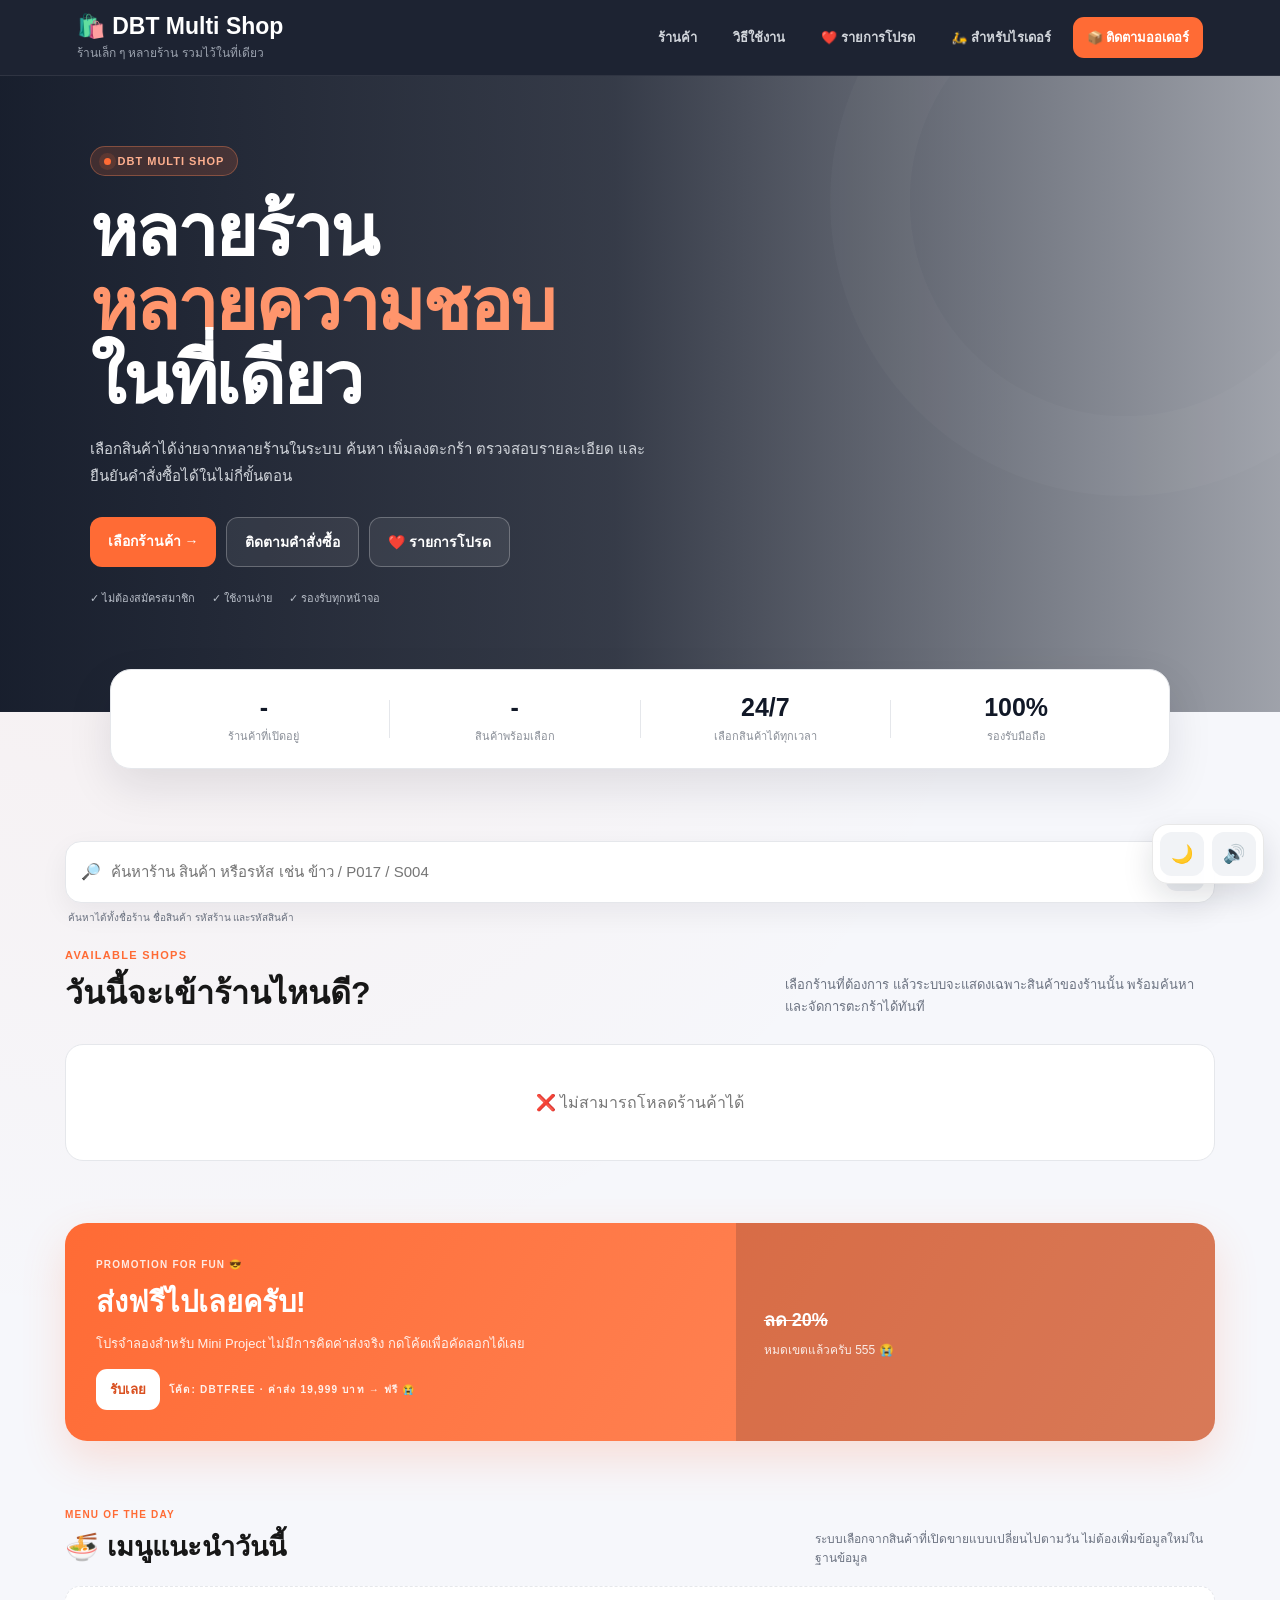
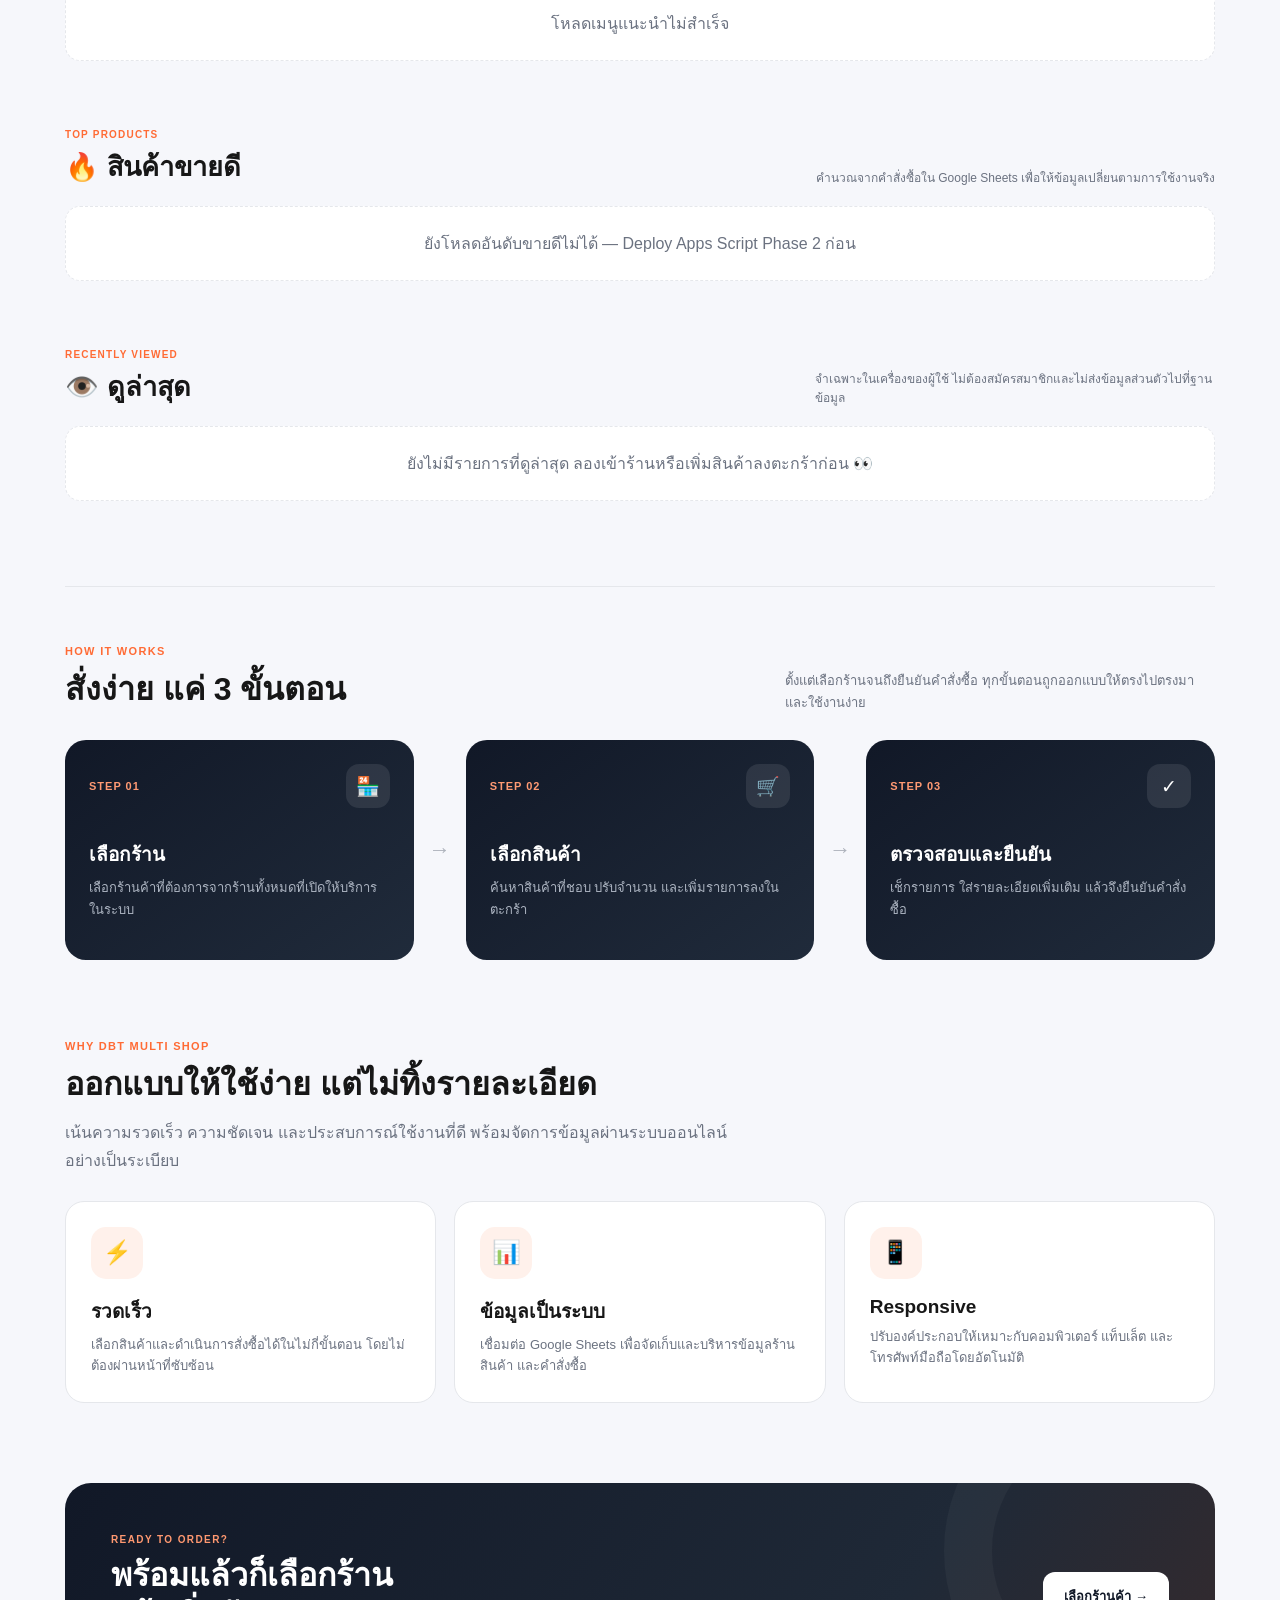
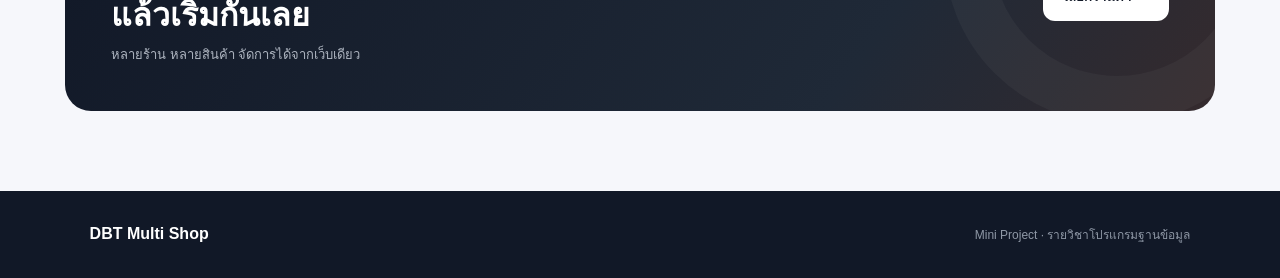
<file: index.html>
<!DOCTYPE html>
<html lang="th">
<head>
<meta charset="UTF-8">
<meta name="viewport" content="width=device-width, initial-scale=1.0">
<meta name="theme-color" content="#111827">
<title>DBT Multi Shop</title>
<link rel="manifest" href="manifest.webmanifest">
<link rel="apple-touch-icon" href="icon-192.png">
<link rel="stylesheet" href="theme.css">
<style id="dbtEmbeddedTheme">
/* =========================================================
   DBT MULTI SHOP V2 - SHARED THEME / ACCESSIBILITY / MOTION
   ========================================================= */

:root {
  color-scheme: light;
  --ui-bg: #f6f7fb;
  --ui-surface: #ffffff;
  --ui-surface-2: #f7f8fa;
  --ui-text: #171717;
  --ui-muted: #6b7280;
  --ui-line: #e5e7eb;
  --ui-dark: #111827;
  --ui-orange: #ff6b35;
  --ui-shadow: 0 12px 32px rgba(17,24,39,.08);
}

html[data-theme="dark"] {
  color-scheme: dark;
  --ui-bg: #0d1117;
  --ui-surface: #151b24;
  --ui-surface-2: #1b2330;
  --ui-text: #f3f4f6;
  --ui-muted: #a5adba;
  --ui-line: #2b3441;
  --ui-dark: #0b0f15;
  --ui-orange: #ff7a45;
  --ui-shadow: 0 12px 32px rgba(0,0,0,.28);
}

html[data-theme="dark"] body {
  background: radial-gradient(circle at 10% 12%, rgba(255,107,53,.07), transparent 28%), var(--ui-bg) !important;
  color: var(--ui-text) !important;
}

html[data-theme="dark"] .account-card,
html[data-theme="dark"] .summary-card,
html[data-theme="dark"] .order,
html[data-theme="dark"] .shop-card,
html[data-theme="dark"] .feature-card,
html[data-theme="dark"] .quick-stats,
html[data-theme="dark"] .toolbar,
html[data-theme="dark"] .product-card,
html[data-theme="dark"] .cart-panel,
html[data-theme="dark"] .cart-footer,
html[data-theme="dark"] .confirm-card,
html[data-theme="dark"] .success-card,
html[data-theme="dark"] .admin-bar,
html[data-theme="dark"] .product,
html[data-theme="dark"] .modal-box,
html[data-theme="dark"] .stat-card,
html[data-theme="dark"] .loading,
html[data-theme="dark"] .message {
  background: var(--ui-surface) !important;
  color: var(--ui-text) !important;
  border-color: var(--ui-line) !important;
}

html[data-theme="dark"] .search-user,
html[data-theme="dark"] .checkout-form,
html[data-theme="dark"] .image-manager,
html[data-theme="dark"] .order-note,
html[data-theme="dark"] .success-data {
  background: var(--ui-surface-2) !important;
  color: var(--ui-text) !important;
  border-color: var(--ui-line) !important;
}

html[data-theme="dark"] input,
html[data-theme="dark"] textarea,
html[data-theme="dark"] select {
  background: #101720 !important;
  color: var(--ui-text) !important;
  border-color: var(--ui-line) !important;
}

html[data-theme="dark"] .search-box input,
html[data-theme="dark"] .clear-search,
html[data-theme="dark"] .close-button,
html[data-theme="dark"] .confirm-close,
html[data-theme="dark"] .close,
html[data-theme="dark"] .quantity-row button,
html[data-theme="dark"] .remove-image-btn,
html[data-theme="dark"] .cancel {
  background: #222b38 !important;
  color: #f3f4f6 !important;
}

html[data-theme="dark"] .summary-card.highlight,
html[data-theme="dark"] .stat-card.orange {
  background: #2b201c !important;
  border-color: #57311f !important;
}

html[data-theme="dark"] .order-id {
  background: #222b38 !important;
  color: #c6ced9 !important;
}

html[data-theme="dark"] .section-note,
html[data-theme="dark"] .feature-card p,
html[data-theme="dark"] .feature-intro span,
html[data-theme="dark"] .product-count,
html[data-theme="dark"] .meta,
html[data-theme="dark"] .message,
html[data-theme="dark"] .order-meta,
html[data-theme="dark"] .order-date,
html[data-theme="dark"] .account-title span {
  color: var(--ui-muted) !important;
}

/* Small floating controls: clear enough for older users, still compact */
.dbt-ui-tools {
  position: fixed;
  right: 16px;
  bottom: 16px;
  z-index: 1500;
  display: flex;
  gap: 8px;
  padding: 7px;
  border: 1px solid rgba(127,127,127,.18);
  border-radius: 16px;
  background: rgba(255,255,255,.92);
  box-shadow: 0 12px 30px rgba(17,24,39,.13);
  backdrop-filter: blur(12px);
}

html[data-theme="dark"] .dbt-ui-tools {
  background: rgba(21,27,36,.94);
  border-color: rgba(255,255,255,.10);
}

.dbt-ui-tool {
  width: 44px;
  height: 44px;
  border: none;
  border-radius: 12px;
  background: #f1f3f6;
  color: #111827;
  cursor: pointer;
  font-size: 18px;
  display: inline-flex;
  align-items: center;
  justify-content: center;
  transition: transform .18s ease, background .18s ease;
}

html[data-theme="dark"] .dbt-ui-tool {
  background: #222b38;
  color: #f3f4f6;
}

.dbt-ui-tool:hover { transform: translateY(-2px); }
.dbt-ui-tool:focus-visible {
  outline: 3px solid rgba(255,107,53,.28);
  outline-offset: 2px;
}

/* Shared toast */
.dbt-toast {
  position: fixed;
  left: 50%;
  bottom: -90px;
  transform: translateX(-50%);
  z-index: 1800;
  max-width: min(420px, calc(100% - 28px));
  padding: 12px 17px;
  border-radius: 14px;
  background: #111827;
  color: #fff;
  font-size: 12px;
  line-height: 1.45;
  box-shadow: 0 12px 34px rgba(0,0,0,.22);
  opacity: 0;
  transition: bottom .28s ease, opacity .28s ease;
  text-align: center;
}

.dbt-toast.show {
  bottom: 76px;
  opacity: 1;
}

.dbt-toast.success { background: #166534; }
.dbt-toast.error { background: #991b1b; }

/* Favorite control foundation */
.dbt-favorite-btn {
  border: none;
  width: 40px;
  height: 40px;
  border-radius: 50%;
  display: inline-flex;
  align-items: center;
  justify-content: center;
  cursor: pointer;
  background: rgba(255,255,255,.94);
  color: #6b7280;
  box-shadow: 0 5px 16px rgba(0,0,0,.12);
  font-size: 19px;
  transition: transform .18s ease, color .18s ease;
}

.dbt-favorite-btn:hover { transform: scale(1.06); }
.dbt-favorite-btn.active { color: #ef4444; }

/* Generic loading skeleton utility */
.dbt-skeleton {
  position: relative;
  overflow: hidden;
  background: #e9edf2;
  border-radius: 10px;
  color: transparent !important;
}

html[data-theme="dark"] .dbt-skeleton { background: #222b38; }

.dbt-skeleton::after {
  content: "";
  position: absolute;
  inset: 0;
  transform: translateX(-100%);
  background: linear-gradient(90deg, transparent, rgba(255,255,255,.65), transparent);
  animation: dbtShimmer 1.2s infinite;
}

@keyframes dbtShimmer {
  to { transform: translateX(100%); }
}

@keyframes dbtSoftIn {
  from { opacity: 0; transform: translateY(8px); }
  to { opacity: 1; transform: none; }
}

.dbt-animate-in { animation: dbtSoftIn .28s ease both; }

@media (prefers-reduced-motion: reduce) {
  *, *::before, *::after {
    scroll-behavior: auto !important;
    animation-duration: .001ms !important;
    animation-iteration-count: 1 !important;
    transition-duration: .001ms !important;
  }
}

@media (max-width: 650px) {
  .dbt-ui-tools {
    right: 12px;
    bottom: 12px;
  }
  .dbt-ui-tool {
    width: 42px;
    height: 42px;
  }
  .dbt-toast.show { bottom: 68px; }
}


/* =========================================================
   V2 PHASE 2 - HIGHLIGHT SECTIONS
   ========================================================= */
.v2-section {
  margin-top: 68px;
}

.v2-section-head {
  display: flex;
  justify-content: space-between;
  align-items: end;
  gap: 20px;
  margin-bottom: 18px;
}

.v2-section-head small {
  display: block;
  color: var(--ui-orange);
  font-size: 10px;
  font-weight: 800;
  letter-spacing: 1.2px;
  margin-bottom: 5px;
}

.v2-section-head h2 {
  font-size: 27px;
}

.v2-section-head p {
  max-width: 400px;
  color: var(--ui-muted);
  font-size: 12px;
  line-height: 1.6;
}

.v2-mini-grid {
  display: grid;
  grid-template-columns: repeat(4, minmax(0,1fr));
  gap: 14px;
}

.v2-mini-card {
  position: relative;
  overflow: hidden;
  background: var(--ui-surface);
  color: var(--ui-text);
  border: 1px solid var(--ui-line);
  border-radius: 16px;
  box-shadow: var(--ui-shadow);
  min-width: 0;
}

.v2-mini-card img {
  width: 100%;
  aspect-ratio: 1/1;
  object-fit: cover;
  display: block;
  background: #e9edf2;
}

.v2-mini-body {
  padding: 13px;
}

.v2-mini-body strong {
  display: block;
  font-size: 14px;
  line-height: 1.35;
}

.v2-mini-body span {
  display: block;
  color: var(--ui-muted);
  font-size: 11px;
  margin-top: 5px;
}

.v2-mini-link {
  text-decoration: none;
  color: inherit;
}

.v2-badge {
  position: absolute;
  top: 9px;
  left: 9px;
  z-index: 2;
  padding: 6px 9px;
  border-radius: 30px;
  background: #111827;
  color: white;
  font-size: 9px;
  font-weight: 800;
  box-shadow: 0 5px 14px rgba(0,0,0,.14);
}

.v2-badge.hot { background: #dc2626; }
.v2-badge.today { background: #ff6b35; }

.v2-promo {
  margin-top: 62px;
  border-radius: 22px;
  overflow: hidden;
  display: grid;
  grid-template-columns: 1.4fr 1fr;
  background: linear-gradient(120deg,#ff6b35,#ff8d61);
  color: white;
  box-shadow: 0 18px 44px rgba(255,107,53,.18);
}

.v2-promo-main {
  padding: 31px;
}

.v2-promo-main small {
  font-size: 10px;
  font-weight: 800;
  letter-spacing: 1.2px;
  opacity: .85;
}

.v2-promo-main h2 {
  margin-top: 7px;
  font-size: 29px;
}

.v2-promo-code {
  display: inline-flex;
  margin-top: 15px;
  padding: 10px 14px;
  border-radius: 11px;
  background: white;
  color: #d94f1f;
  font-weight: 900;
  letter-spacing: 1px;
  cursor: pointer;
}

.v2-expired {
  padding: 28px;
  display: flex;
  flex-direction: column;
  justify-content: center;
  background: rgba(17,24,39,.16);
}

.v2-expired strong {
  font-size: 18px;
  text-decoration: line-through;
}

.v2-expired span {
  margin-top: 6px;
  font-size: 12px;
  opacity: .86;
}

.v2-empty {
  grid-column: 1/-1;
  padding: 24px;
  border: 1px dashed var(--ui-line);
  border-radius: 15px;
  color: var(--ui-muted);
  text-align: center;
  background: var(--ui-surface);
}

.product-highlight-row {
  display: flex;
  gap: 5px;
  flex-wrap: wrap;
  margin-bottom: 8px;
}

.product-highlight-tag {
  display: inline-block;
  padding: 4px 7px;
  border-radius: 30px;
  font-size: 9px;
  font-weight: 800;
  background: #fff1eb;
  color: #d94f1f;
}

html[data-theme="dark"] .product-highlight-tag {
  background: #332219;
  color: #ff9b73;
}

@media(max-width:800px){
  .v2-mini-grid{grid-template-columns:repeat(2,minmax(0,1fr))}
}

@media(max-width:600px){
  .v2-section{margin-top:48px}
  .v2-section-head{flex-direction:column;align-items:flex-start}
  .v2-section-head h2{font-size:24px}
  .v2-mini-grid{grid-template-columns:repeat(2,minmax(0,1fr));gap:10px}
  .v2-mini-body{padding:10px}
  .v2-promo{grid-template-columns:1fr}
  .v2-promo-main,.v2-expired{padding:23px}
  .v2-promo-main h2{font-size:24px}
}


/* =========================================================
   V2 COUPON / SHIPPING PLAYGROUND
   ========================================================= */

.coupon-panel {
  margin-top: 18px;
  padding: 15px;
  border: 1px solid var(--ui-line);
  border-radius: 15px;
  background: var(--ui-surface-2);
}

.coupon-panel-title {
  display: flex;
  align-items: center;
  justify-content: space-between;
  gap: 12px;
  margin-bottom: 11px;
}

.coupon-panel-title strong {
  font-size: 13px;
}

.coupon-panel-title span {
  color: var(--ui-muted);
  font-size: 10px;
}

.coupon-input-row {
  display: grid;
  grid-template-columns: 1fr auto;
  gap: 8px;
}

.coupon-input-row input {
  width: 100%;
  height: 44px;
  border: 1px solid #d9dde4;
  border-radius: 10px;
  padding: 0 12px;
  outline: none;
  background: var(--ui-surface);
  color: var(--ui-text);
}

.coupon-input-row button {
  border: none;
  border-radius: 10px;
  padding: 0 15px;
  background: var(--ui-dark);
  color: white;
  font-weight: 800;
  cursor: pointer;
}

.active-coupon {
  margin-top: 11px;
  display: none;
  align-items: center;
  justify-content: space-between;
  gap: 10px;
  padding: 10px 11px;
  border-radius: 11px;
  background: #dcfce7;
  color: #166534;
  font-size: 11px;
  font-weight: 700;
}

.active-coupon.show {
  display: flex;
}

.active-coupon button {
  border: none;
  background: transparent;
  color: #166534;
  font-weight: 800;
  cursor: pointer;
}

html[data-theme="dark"] .active-coupon {
  background: #173322;
  color: #86efac;
}

.checkout-breakdown {
  margin-top: 16px;
  border-top: 1px solid var(--ui-line);
  padding-top: 13px;
  display: grid;
  gap: 9px;
}

.checkout-breakdown-line {
  display: flex;
  justify-content: space-between;
  gap: 15px;
  font-size: 12px;
  color: var(--ui-muted);
}

.checkout-breakdown-line strong {
  color: var(--ui-text);
}

.checkout-breakdown-line.discount strong {
  color: #16a34a;
}

.checkout-breakdown-line.shipping strong {
  color: #dc2626;
}

.checkout-final {
  margin-top: 4px;
  padding-top: 10px;
  border-top: 1px dashed var(--ui-line);
  display: flex;
  justify-content: space-between;
  align-items: center;
  font-size: 14px;
  font-weight: 800;
}

.checkout-final strong {
  color: var(--ui-orange);
  font-size: 24px;
}

.promo-claim {
  display: flex;
  gap: 9px;
  align-items: center;
  flex-wrap: wrap;
  margin-top: 15px;
}

.promo-claim button {
  border: none;
  border-radius: 11px;
  padding: 10px 14px;
  background: white;
  color: #d94f1f;
  font-weight: 900;
  cursor: pointer;
}

.promo-claim small {
  font-size: 10px;
  opacity: .9;
}

@media(max-width:600px){
  .coupon-input-row {
    grid-template-columns: 1fr;
  }
  .coupon-input-row button {
    min-height: 44px;
  }
}

</style>

<style>
*{box-sizing:border-box;margin:0;padding:0}
:root{--dark:#111827;--dark2:#1f2937;--orange:#ff6b35;--soft:#fff1eb;--muted:#6b7280;--line:#e5e7eb;--bg:#f6f7fb}
html{scroll-behavior:smooth}
body{font-family:Arial,"Noto Sans Thai",sans-serif;background:radial-gradient(circle at 10% 12%,rgba(255,107,53,.06),transparent 28%),var(--bg);color:#171717}
header{position:sticky;top:0;z-index:100;min-height:72px;padding:13px 6%;display:flex;justify-content:space-between;align-items:center;gap:20px;background:rgba(17,24,39,.95);backdrop-filter:blur(14px);border-bottom:1px solid rgba(255,255,255,.08);color:white}
.brand{user-select:none}.brand h1{font-size:23px}.brand p{color:#9ca3af;font-size:12px;margin-top:3px}
.header-actions{display:flex;align-items:center;gap:8px}.nav-link,.account-button{text-decoration:none;padding:10px 14px;border-radius:11px;font-size:13px;font-weight:700;transition:.2s}.nav-link{color:#d1d5db}.nav-link:hover{color:white;background:rgba(255,255,255,.08)}.account-button{color:white;background:var(--orange)}
.hero{min-height:520px;display:flex;align-items:center;position:relative;overflow:hidden;padding:70px 7% 105px;color:white;background:linear-gradient(90deg,rgba(17,24,39,.97),rgba(17,24,39,.84) 48%,rgba(17,24,39,.38)),url("https://images.unsplash.com/photo-1556740749-887f6717d7e4?auto=format&fit=crop&w=1800&q=85");background-size:cover;background-position:center}
.hero:after{content:"";position:absolute;width:430px;height:430px;border:80px solid rgba(255,255,255,.025);border-radius:50%;right:-140px;top:-170px}
.hero-content{position:relative;z-index:2;max-width:720px}.hero-tag{display:inline-flex;align-items:center;gap:7px;padding:8px 13px;border-radius:30px;background:rgba(255,107,53,.16);border:1px solid rgba(255,137,91,.35);color:#ffb08f;font-size:11px;font-weight:800;letter-spacing:1px;margin-bottom:18px}.hero-tag:before{content:"";width:7px;height:7px;border-radius:50%;background:var(--orange);box-shadow:0 0 0 5px rgba(255,107,53,.14)}
.hero h2{font-size:clamp(44px,6vw,72px);line-height:1.03;letter-spacing:-2px}.hero h2 span{color:#ff956c}.hero-description{max-width:580px;margin-top:20px;color:#d1d5db;font-size:15px;line-height:1.75}
.hero-actions{display:flex;flex-wrap:wrap;gap:10px;margin-top:28px}.hero-actions a{text-decoration:none;padding:13px 18px;border-radius:12px;font-size:14px;font-weight:800;transition:.2s}.hero-primary{background:var(--orange);color:white}.hero-secondary{color:white;border:1px solid rgba(255,255,255,.25);background:rgba(255,255,255,.07)}.hero-actions a:hover{transform:translateY(-2px)}
.hero-trust{display:flex;flex-wrap:wrap;gap:17px;margin-top:22px;color:#b8bec8;font-size:11px}
.quick-stats{width:min(1060px,90%);margin:-43px auto 0;position:relative;z-index:10;background:white;border:1px solid var(--line);border-radius:21px;display:grid;grid-template-columns:1fr auto 1fr auto 1fr auto 1fr;align-items:center;padding:23px 28px;box-shadow:0 18px 45px rgba(17,24,39,.10)}
.stat{text-align:center}.stat strong{display:block;font-size:25px;color:var(--dark)}.stat span{display:block;margin-top:5px;color:#8a8f98;font-size:11px}.divider{width:1px;height:38px;background:var(--line)}
.container{width:min(1150px,92%);margin:72px auto 80px}.section-head,.how-head{display:flex;justify-content:space-between;align-items:end;gap:28px;margin-bottom:26px}.eyebrow{color:var(--orange);font-size:11px;font-weight:800;letter-spacing:1.3px}.section-head h2,.how-head h2,.features h2{font-size:32px;margin-top:6px}.section-note,.how-head>span{max-width:430px;color:var(--muted);font-size:13px;line-height:1.7}
.shop-grid{display:grid;grid-template-columns:repeat(3,1fr);gap:22px}.shop-card{background:white;border:1px solid var(--line);border-radius:21px;overflow:hidden;box-shadow:0 8px 24px rgba(17,24,39,.045);transition:.25s}.shop-card:hover{transform:translateY(-7px);box-shadow:0 20px 42px rgba(17,24,39,.11)}
.shop-photo{width:100%;aspect-ratio:1/.82;overflow:hidden;background:#eee}.shop-photo img{width:100%;height:100%;object-fit:cover;display:block;transition:.45s}.shop-card:hover img{transform:scale(1.035)}.shop-content{padding:19px}.shop-content p{font-size:10px;color:#9ca3af;font-weight:800;letter-spacing:1px;margin-bottom:6px}.shop-content h3{font-size:21px;margin-bottom:16px}.shop-button{display:flex;justify-content:space-between;width:100%;text-decoration:none;background:var(--dark);color:white;padding:12px 14px;border-radius:11px;font-weight:800;font-size:13px;transition:.2s}.shop-button:hover{background:var(--orange)}
.loading{grid-column:1/-1;text-align:center;background:white;padding:45px;border:1px solid var(--line);border-radius:18px;color:#777}
.how{margin-top:85px;padding-top:58px;border-top:1px solid var(--line)}.steps{display:grid;grid-template-columns:1fr auto 1fr auto 1fr;align-items:center;gap:15px}.step{min-height:220px;padding:24px;border-radius:21px;background:linear-gradient(145deg,var(--dark),#202b3b);color:white;transition:.25s}.step:hover{transform:translateY(-5px)}.step-top{display:flex;justify-content:space-between;align-items:center}.step-no{color:#ff9a73;font-size:11px;font-weight:800;letter-spacing:1px}.step-icon{width:44px;height:44px;border-radius:13px;display:flex;align-items:center;justify-content:center;background:rgba(255,255,255,.09);font-size:19px}.step h3{margin-top:31px;margin-bottom:8px;font-size:19px}.step p{color:#adb5c2;font-size:13px;line-height:1.65}.arrow{font-size:22px;color:#aeb3bc}
.features{margin-top:80px}.feature-intro{max-width:680px;margin-bottom:27px}.feature-intro span{display:block;color:var(--muted);margin-top:10px;line-height:1.7}.feature-grid{display:grid;grid-template-columns:repeat(3,1fr);gap:18px}.feature-card{background:white;border:1px solid var(--line);border-radius:19px;padding:25px;transition:.25s}.feature-card:hover{transform:translateY(-5px);box-shadow:0 16px 36px rgba(17,24,39,.08)}.feature-icon{width:52px;height:52px;display:flex;align-items:center;justify-content:center;background:var(--soft);border-radius:15px;font-size:23px;margin-bottom:17px}.feature-card h3{font-size:19px;margin-bottom:8px}.feature-card p{color:var(--muted);font-size:13px;line-height:1.65}
.cta{position:relative;overflow:hidden;margin-top:80px;padding:46px;border-radius:26px;background:linear-gradient(125deg,#111827,#1f2937 70%,#4b2c24 130%);color:white;display:flex;justify-content:space-between;align-items:center;gap:30px}.cta:after{content:"";position:absolute;width:250px;height:250px;border:48px solid rgba(255,255,255,.035);border-radius:50%;right:-75px;top:-105px}.cta span{color:#ff9870;font-size:10px;font-weight:800;letter-spacing:1.4px}.cta h2{font-size:32px;line-height:1.25;margin-top:8px}.cta p{color:#aeb5c0;margin-top:9px;font-size:13px}.cta a{position:relative;z-index:2;flex-shrink:0;text-decoration:none;color:var(--dark);background:white;padding:14px 21px;border-radius:12px;font-weight:800;font-size:13px}
footer{background:var(--dark);color:white;padding:34px 7%;display:flex;justify-content:space-between;gap:20px}footer span{color:#8f98a6;font-size:12px}
@media(max-width:850px){.shop-grid{grid-template-columns:repeat(2,1fr)}.steps{grid-template-columns:1fr}.arrow{transform:rotate(90deg);text-align:center}.nav-link{display:none}}
@media(max-width:600px){header{padding:13px 14px}.brand h1{font-size:18px}.brand p{display:none}.account-button{font-size:12px;padding:9px 11px}.hero{min-height:510px;padding:55px 18px 90px;background-position:62% center}.hero h2{font-size:43px;letter-spacing:-1.3px}.hero-actions{flex-direction:column}.hero-actions a{text-align:center}.quick-stats{width:calc(100% - 28px);margin-top:-44px;grid-template-columns:1fr 1fr;gap:21px 8px;padding:20px 14px}.divider{display:none}.container{width:calc(100% - 28px);margin-top:58px}.section-head,.how-head{flex-direction:column;align-items:flex-start}.section-head h2,.how-head h2,.features h2{font-size:26px}.shop-grid,.feature-grid{grid-template-columns:1fr}.shop-photo{aspect-ratio:1/.72}.how{margin-top:55px;padding-top:42px}.step{min-height:auto}.features{margin-top:60px}.cta{margin-top:58px;padding:31px 23px;flex-direction:column;align-items:flex-start}.cta h2{font-size:26px}.cta a{width:100%;text-align:center}footer{flex-direction:column;padding:28px 18px}}

.shop-card{position:relative}
.shop-fav{
position:absolute;top:12px;right:12px;z-index:3
}


.smart-search-wrap{margin-bottom:24px}
.smart-search-box{
display:grid;grid-template-columns:auto 1fr auto;align-items:center;gap:10px;background:white;
border:1px solid var(--line);border-radius:16px;padding:9px 10px 9px 15px;
box-shadow:0 10px 28px rgba(17,24,39,.06)
}
.smart-search-box input{
width:100%;height:42px;border:none;outline:none;background:transparent;font-size:15px;color:inherit
}
.smart-search-box button{
width:38px;height:38px;border:none;border-radius:10px;background:#eef0f3;cursor:pointer
}
.smart-search-hint{font-size:10px;color:var(--muted);margin:7px 3px 0}
.smart-search-results{
display:none;margin-top:10px;background:white;border:1px solid var(--line);border-radius:16px;
padding:8px;box-shadow:0 16px 38px rgba(17,24,39,.10)
}
.smart-search-results.show{display:grid;gap:5px}
.smart-result{
display:grid;grid-template-columns:54px 1fr auto;gap:11px;align-items:center;padding:8px;
border-radius:11px;text-decoration:none;color:inherit
}
.smart-result:hover{background:#f6f7f9}
.smart-result img{width:54px;height:54px;border-radius:10px;object-fit:cover;background:#eee}
.smart-result strong{display:block;font-size:13px}
.smart-result span{display:block;color:var(--muted);font-size:10px;margin-top:4px}
.smart-result-go{font-size:11px;font-weight:800;color:var(--orange)}
html[data-theme="dark"] .smart-search-box,
html[data-theme="dark"] .smart-search-results{
background:var(--ui-surface)!important;border-color:var(--ui-line)!important
}
html[data-theme="dark"] .smart-search-box button{background:#222b38!important;color:white!important}
html[data-theme="dark"] .smart-result:hover{background:#1b2330}
@media(max-width:600px){
.smart-result{grid-template-columns:46px 1fr}
.smart-result img{width:46px;height:46px}
.smart-result-go{display:none}
}

</style>
</head>
<body>

<header>
<div class="brand" id="secretAdminButton">
<h1>🛍️ DBT Multi Shop</h1>
<p>ร้านเล็ก ๆ หลายร้าน รวมไว้ในที่เดียว</p>
</div>
<nav class="header-actions">
<a class="nav-link" href="#shops">ร้านค้า</a>
<a class="nav-link" href="#how">วิธีใช้งาน</a>
<a class="nav-link" href="favorites.html">❤️ รายการโปรด</a>
<a class="nav-link" href="rider-login.html">🛵 สำหรับไรเดอร์</a>
<a href="account.html" class="account-button">📦 ติดตามออเดอร์</a>
</nav>
</header>

<section class="hero">
<div class="hero-content">
<span class="hero-tag">DBT MULTI SHOP</span>
<h2>หลายร้าน<br><span>หลายความชอบ</span><br>ในที่เดียว</h2>
<p class="hero-description">เลือกสินค้าได้ง่ายจากหลายร้านในระบบ ค้นหา เพิ่มลงตะกร้า ตรวจสอบรายละเอียด และยืนยันคำสั่งซื้อได้ในไม่กี่ขั้นตอน</p>
<div class="hero-actions">
<a href="#shops" class="hero-primary">เลือกร้านค้า →</a>
<a href="account.html" class="hero-secondary">ติดตามคำสั่งซื้อ</a>
<a href="favorites.html" class="hero-secondary">❤️ รายการโปรด</a>
</div>
<div class="hero-trust"><span>✓ ไม่ต้องสมัครสมาชิก</span><span>✓ ใช้งานง่าย</span><span>✓ รองรับทุกหน้าจอ</span></div>
</div>
</section>

<section class="quick-stats">
<div class="stat"><strong id="homeShopCount">-</strong><span>ร้านค้าที่เปิดอยู่</span></div><div class="divider"></div>
<div class="stat"><strong id="homeProductCount">-</strong><span>สินค้าพร้อมเลือก</span></div><div class="divider"></div>
<div class="stat"><strong>24/7</strong><span>เลือกสินค้าได้ทุกเวลา</span></div><div class="divider"></div>
<div class="stat"><strong>100%</strong><span>รองรับมือถือ</span></div>
</section>

<main class="container">
<section id="shops">

<div class="smart-search-wrap">
    <div class="smart-search-box">
        <span>🔎</span>
        <input
            id="globalSearchInput"
            type="search"
            placeholder="ค้นหาร้าน สินค้า หรือรหัส เช่น ข้าว / P017 / S004"
            oninput="runSmartSearch()"
        >
        <button type="button" onclick="clearSmartSearch()">✕</button>
    </div>

    <div class="smart-search-hint">
        ค้นหาได้ทั้งชื่อร้าน ชื่อสินค้า รหัสร้าน และรหัสสินค้า
    </div>

    <div id="smartSearchResults" class="smart-search-results"></div>
</div>

<div class="section-head">
<div><p class="eyebrow">AVAILABLE SHOPS</p><h2>วันนี้จะเข้าร้านไหนดี?</h2></div>
<p class="section-note">เลือกร้านที่ต้องการ แล้วระบบจะแสดงเฉพาะสินค้าของร้านนั้น พร้อมค้นหาและจัดการตะกร้าได้ทันที</p>
</div>
<section class="shop-grid" id="shopGrid"><div class="loading">กำลังโหลดร้านค้า...</div></section>
</section>


<section class="v2-promo dbt-animate-in">
  <div class="v2-promo-main">
    <small>PROMOTION FOR FUN 😎</small>
    <h2>ส่งฟรีไปเลยครับ!</h2>
    <p style="margin-top:8px;font-size:13px;line-height:1.65;opacity:.9">
      โปรจำลองสำหรับ Mini Project ไม่มีการคิดค่าส่งจริง กดโค้ดเพื่อคัดลอกได้เลย
    </p>
    <div class="promo-claim">
      <button type="button" onclick="claimPromoCode()">รับเลย</button>
      <small>โค้ด: <strong>DBTFREE</strong> · ค่าส่ง 19,999 บาท → ฟรี 😭</small>
    </div>
  </div>
  <div class="v2-expired">
    <strong>ลด 20%</strong>
    <span>หมดเขตแล้วครับ 555 😭</span>
  </div>
</section>

<section class="v2-section" id="todayMenu">
  <div class="v2-section-head">
    <div>
      <small>MENU OF THE DAY</small>
      <h2>🍜 เมนูแนะนำวันนี้</h2>
    </div>
    <p>ระบบเลือกจากสินค้าที่เปิดขายแบบเปลี่ยนไปตามวัน ไม่ต้องเพิ่มข้อมูลใหม่ในฐานข้อมูล</p>
  </div>
  <div class="v2-mini-grid" id="todayMenuGrid">
    <div class="v2-empty">กำลังเลือกเมนูวันนี้...</div>
  </div>
</section>

<section class="v2-section" id="bestSellerSection">
  <div class="v2-section-head">
    <div>
      <small>TOP PRODUCTS</small>
      <h2>🔥 สินค้าขายดี</h2>
    </div>
    <p>คำนวณจากคำสั่งซื้อใน Google Sheets เพื่อให้ข้อมูลเปลี่ยนตามการใช้งานจริง</p>
  </div>
  <div class="v2-mini-grid" id="bestSellerGrid">
    <div class="v2-empty">กำลังคำนวณสินค้าขายดี...</div>
  </div>
</section>

<section class="v2-section" id="recentSection">
  <div class="v2-section-head">
    <div>
      <small>RECENTLY VIEWED</small>
      <h2>👁️ ดูล่าสุด</h2>
    </div>
    <p>จำเฉพาะในเครื่องของผู้ใช้ ไม่ต้องสมัครสมาชิกและไม่ส่งข้อมูลส่วนตัวไปที่ฐานข้อมูล</p>
  </div>
  <div class="v2-mini-grid" id="recentGrid">
    <div class="v2-empty">ยังไม่มีรายการที่ดูล่าสุด</div>
  </div>
</section>

<section class="how" id="how">
<div class="how-head">
<div><p class="eyebrow">HOW IT WORKS</p><h2>สั่งง่าย แค่ 3 ขั้นตอน</h2></div>
<span>ตั้งแต่เลือกร้านจนถึงยืนยันคำสั่งซื้อ ทุกขั้นตอนถูกออกแบบให้ตรงไปตรงมาและใช้งานง่าย</span>
</div>
<div class="steps">
<article class="step"><div class="step-top"><span class="step-no">STEP 01</span><div class="step-icon">🏪</div></div><h3>เลือกร้าน</h3><p>เลือกร้านค้าที่ต้องการจากร้านทั้งหมดที่เปิดให้บริการในระบบ</p></article>
<div class="arrow">→</div>
<article class="step"><div class="step-top"><span class="step-no">STEP 02</span><div class="step-icon">🛒</div></div><h3>เลือกสินค้า</h3><p>ค้นหาสินค้าที่ชอบ ปรับจำนวน และเพิ่มรายการลงในตะกร้า</p></article>
<div class="arrow">→</div>
<article class="step"><div class="step-top"><span class="step-no">STEP 03</span><div class="step-icon">✓</div></div><h3>ตรวจสอบและยืนยัน</h3><p>เช็กรายการ ใส่รายละเอียดเพิ่มเติม แล้วจึงยืนยันคำสั่งซื้อ</p></article>
</div>
</section>

<section class="features">
<div class="feature-intro"><p class="eyebrow">WHY DBT MULTI SHOP</p><h2>ออกแบบให้ใช้ง่าย แต่ไม่ทิ้งรายละเอียด</h2><span>เน้นความรวดเร็ว ความชัดเจน และประสบการณ์ใช้งานที่ดี พร้อมจัดการข้อมูลผ่านระบบออนไลน์อย่างเป็นระเบียบ</span></div>
<div class="feature-grid">
<article class="feature-card"><div class="feature-icon">⚡</div><h3>รวดเร็ว</h3><p>เลือกสินค้าและดำเนินการสั่งซื้อได้ในไม่กี่ขั้นตอน โดยไม่ต้องผ่านหน้าที่ซับซ้อน</p></article>
<article class="feature-card"><div class="feature-icon">📊</div><h3>ข้อมูลเป็นระบบ</h3><p>เชื่อมต่อ Google Sheets เพื่อจัดเก็บและบริหารข้อมูลร้าน สินค้า และคำสั่งซื้อ</p></article>
<article class="feature-card"><div class="feature-icon">📱</div><h3>Responsive</h3><p>ปรับองค์ประกอบให้เหมาะกับคอมพิวเตอร์ แท็บเล็ต และโทรศัพท์มือถือโดยอัตโนมัติ</p></article>
</div>
</section>

<section class="cta"><div><span>READY TO ORDER?</span><h2>พร้อมแล้วก็เลือกร้าน<br>แล้วเริ่มกันเลย</h2><p>หลายร้าน หลายสินค้า จัดการได้จากเว็บเดียว</p></div><a href="#shops">เลือกร้านค้า →</a></section>
</main>

<footer><strong>DBT Multi Shop</strong><span>Mini Project · รายวิชาโปรแกรมฐานข้อมูล</span></footer>
<script id="dbtEmbeddedUI">
/* =========================================================
   DBT MULTI SHOP V2 - SHARED UI ENGINE
   Theme / Sound / Toast / Favorites / Recently Viewed
   ========================================================= */

(function () {
  "use strict";

  const KEYS = {
    theme: "dbt_theme",
    sound: "dbt_sound",
    favorites: "dbt_favorites_v1",
    recent: "dbt_recent_v1"
  };

  const safeJSON = (raw, fallback) => {
    try { return JSON.parse(raw); }
    catch (_) { return fallback; }
  };

  const storage = {
    get(key, fallback = null) {
      try {
        const value = localStorage.getItem(key);
        return value === null ? fallback : value;
      } catch (_) { return fallback; }
    },
    set(key, value) {
      try { localStorage.setItem(key, value); }
      catch (_) {}
    }
  };

  /* -------------------------
     THEME
  ------------------------- */

  const theme = {
    get() {
      const saved = storage.get(KEYS.theme);
      if (saved === "dark" || saved === "light") return saved;

      return window.matchMedia &&
        window.matchMedia("(prefers-color-scheme: dark)").matches
        ? "dark"
        : "light";
    },

    apply(value) {
      const next = value === "dark" ? "dark" : "light";
      document.documentElement.dataset.theme = next;
      storage.set(KEYS.theme, next);

      const meta = document.querySelector('meta[name="theme-color"]');
      if (meta) meta.setAttribute("content", next === "dark" ? "#0d1117" : "#111827");

      const btn = document.getElementById("dbtThemeToggle");
      if (btn) {
        btn.textContent = next === "dark" ? "☀️" : "🌙";
        btn.setAttribute(
          "aria-label",
          next === "dark" ? "เปลี่ยนเป็นโหมดสว่าง" : "เปลี่ยนเป็นโหมดมืด"
        );
        btn.title = next === "dark" ? "โหมดสว่าง" : "โหมดมืด";
      }

      window.dispatchEvent(new CustomEvent("dbt:theme", { detail: { theme: next } }));
    },

    toggle() {
      this.apply(this.get() === "dark" ? "light" : "dark");
    }
  };

  /* -------------------------
     SOUND
  ------------------------- */

  const sound = {
    enabled() {
      return storage.get(KEYS.sound, "on") !== "off";
    },

    set(enabled) {
      storage.set(KEYS.sound, enabled ? "on" : "off");
      this.syncButton();
    },

    toggle() {
      this.set(!this.enabled());
      toast(this.enabled() ? "เปิดเสียงแล้ว 🔊" : "ปิดเสียงแล้ว 🔇");
      if (this.enabled()) this.play("tap");
    },

    syncButton() {
      const btn = document.getElementById("dbtSoundToggle");
      if (!btn) return;

      btn.textContent = this.enabled() ? "🔊" : "🔇";
      btn.setAttribute(
        "aria-label",
        this.enabled() ? "ปิดเสียงเอฟเฟกต์" : "เปิดเสียงเอฟเฟกต์"
      );
      btn.title = this.enabled() ? "ปิดเสียง" : "เปิดเสียง";
    },

    play(type = "tap") {
      if (!this.enabled()) return;

      try {
        const AudioContext = window.AudioContext || window.webkitAudioContext;
        if (!AudioContext) return;

        const ctx = new AudioContext();
        const osc = ctx.createOscillator();
        const gain = ctx.createGain();

        const config = {
          tap: [520, .045, .035],
          favorite: [660, .07, .04],
          success: [760, .12, .045],
          remove: [320, .05, .03]
        }[type] || [520, .045, .035];

        osc.type = "sine";
        osc.frequency.value = config[0];

        gain.gain.setValueAtTime(config[2], ctx.currentTime);
        gain.gain.exponentialRampToValueAtTime(.0001, ctx.currentTime + config[1]);

        osc.connect(gain);
        gain.connect(ctx.destination);

        osc.start();
        osc.stop(ctx.currentTime + config[1]);
        osc.onended = () => ctx.close();
      } catch (_) {}
    }
  };

  /* -------------------------
     TOAST
  ------------------------- */

  let toastTimer = null;

  function ensureToast() {
    let el = document.getElementById("dbtGlobalToast");

    if (!el) {
      el = document.createElement("div");
      el.id = "dbtGlobalToast";
      el.className = "dbt-toast";
      el.setAttribute("role", "status");
      el.setAttribute("aria-live", "polite");
      document.body.appendChild(el);
    }

    return el;
  }

  function toast(message, type = "") {
    const el = ensureToast();

    clearTimeout(toastTimer);
    el.textContent = String(message || "");
    el.className = `dbt-toast ${type}`.trim();

    requestAnimationFrame(() => el.classList.add("show"));

    toastTimer = setTimeout(() => {
      el.classList.remove("show");
    }, 1900);
  }

  /* -------------------------
     FAVORITES
     item = {type:"shop"|"product", id, name, image, ...}
  ------------------------- */

  const favorites = {
    all() {
      return safeJSON(storage.get(KEYS.favorites, "[]"), []);
    },

    save(items) {
      storage.set(KEYS.favorites, JSON.stringify(items));
      window.dispatchEvent(new CustomEvent("dbt:favorites", { detail: { items } }));
    },

    has(type, id) {
      return this.all().some(
        item => item.type === String(type) && String(item.id) === String(id)
      );
    },

    toggle(item) {
      if (!item || !item.type || item.id === undefined || item.id === null) return false;

      const items = this.all();
      const index = items.findIndex(
        x => x.type === String(item.type) && String(x.id) === String(item.id)
      );

      let active;

      if (index >= 0) {
        items.splice(index, 1);
        active = false;
        sound.play("remove");
      } else {
        items.unshift({
          ...item,
          type: String(item.type),
          id: String(item.id),
          saved_at: new Date().toISOString()
        });
        active = true;
        sound.play("favorite");
      }

      this.save(items.slice(0, 100));
      toast(active ? `เพิ่ม ${item.name || "รายการ"} ในรายการโปรด ❤️` : `นำ ${item.name || "รายการ"} ออกจากรายการโปรด`);

      return active;
    },

    byType(type) {
      return this.all().filter(item => item.type === String(type));
    }
  };

  /* -------------------------
     RECENTLY VIEWED
  ------------------------- */

  const recent = {
    all() {
      return safeJSON(storage.get(KEYS.recent, "[]"), []);
    },

    add(item) {
      if (!item || !item.type || item.id === undefined || item.id === null) return;

      let items = this.all().filter(
        x => !(x.type === String(item.type) && String(x.id) === String(item.id))
      );

      items.unshift({
        ...item,
        type: String(item.type),
        id: String(item.id),
        viewed_at: new Date().toISOString()
      });

      items = items.slice(0, 20);
      storage.set(KEYS.recent, JSON.stringify(items));
      window.dispatchEvent(new CustomEvent("dbt:recent", { detail: { items } }));
    },

    byType(type) {
      return this.all().filter(item => item.type === String(type));
    },

    clear() {
      storage.set(KEYS.recent, "[]");
      window.dispatchEvent(new CustomEvent("dbt:recent", { detail: { items: [] } }));
    }
  };

  /* -------------------------
     ACCESSIBLE FLOATING CONTROLS
  ------------------------- */

  function injectTools() {
    if (document.getElementById("dbtUiTools")) return;

    const wrap = document.createElement("div");
    wrap.className = "dbt-ui-tools";
    wrap.id = "dbtUiTools";
    wrap.innerHTML = `
      <button type="button" class="dbt-ui-tool" id="dbtThemeToggle" aria-label="เปลี่ยนธีม">🌙</button>
      <button type="button" class="dbt-ui-tool" id="dbtSoundToggle" aria-label="เปิดหรือปิดเสียง">🔊</button>
    `;

    document.body.appendChild(wrap);

    document.getElementById("dbtThemeToggle").addEventListener("click", () => {
      theme.toggle();
      sound.play("tap");
    });

    document.getElementById("dbtSoundToggle").addEventListener("click", () => {
      sound.toggle();
    });

    theme.apply(theme.get());
    sound.syncButton();
  }

  function init() {
    theme.apply(theme.get());

    if (document.readyState === "loading") {
      document.addEventListener("DOMContentLoaded", injectTools, { once: true });
    } else {
      injectTools();
    }
  }

  window.DBTUI = {
    init,
    theme,
    sound,
    toast,
    favorites,
    recent,
    storage
  };

  init();
})();

</script>
<script>

const API_URL =
    "https://script.google.com/macros/s/AKfycbzialSfP1raLPbLYIt7VNCYx4znrmq5-fnKbwEGkIbsnxy95fzFOnwgXFyexywvTGXr/exec";

let v2Shops = [];


async function loadShops() {

    const grid =
        document.getElementById("shopGrid");

    try {

        const response =
            await fetch(
                `${API_URL}?action=shops`
            );

        const result =
            await response.json();


        if (!result.success) {
            throw new Error(
                result.message ||
                "โหลดร้านไม่สำเร็จ"
            );
        }


        v2Shops =
            result.data.filter(
                shop =>
                    shop.active === true ||
                    String(shop.active).toUpperCase() === "TRUE"
            );

        const shops = v2Shops;

        document.getElementById("homeShopCount").textContent =
            shops.length.toLocaleString();

        grid.innerHTML = "";


        if (shops.length === 0) {

            grid.innerHTML = `

                <div class="loading">
                    ยังไม่มีร้านค้าที่เปิดใช้งาน
                </div>

            `;

            return;
        }


        shops.forEach(shop => {

            grid.innerHTML += `

                <article class="shop-card dbt-animate-in">

                    <button
                        type="button"
                        class="dbt-favorite-btn shop-fav ${window.DBTUI && DBTUI.favorites.has("shop", shop.shop_id) ? "active" : ""}"
                        aria-label="เพิ่มร้านโปรด"
                        onclick='event.stopPropagation(); toggleShopFavorite(${JSON.stringify(shop)})'
                    >
                        ${window.DBTUI && DBTUI.favorites.has("shop", shop.shop_id) ? "♥" : "♡"}
                    </button>

                    <div class="shop-photo">

                        <img
                            src="${shop.image}"
                            alt="${shop.shop_name}"
                            onerror="
                                this.src='https://placehold.co/800x800?text=Shop'
                            "
                        >

                    </div>


                    <div class="shop-content">

                        <p>${shop.shop_id}</p>
                        <h3>${shop.shop_name}</h3>
                        <a class="shop-button"
                           href="shop.html?shop_id=${shop.shop_id}&shop_name=${encodeURIComponent(shop.shop_name)}">
                            <span>เข้าร้าน</span><span>→</span>
                        </a>

                    </div>

                </article>

            `;

        });

    }

    catch (error) {

        console.error(error);

        grid.innerHTML = `

            <div class="loading">
                ❌ ไม่สามารถโหลดร้านค้าได้
            </div>

        `;
    }
}



let v2AllProducts = [];
let v2BestSellerIds = new Set();

async function loadV2Highlights() {
    await Promise.all([
        loadAllProductsForV2(),
        loadBestSellers()
    ]);

    renderTodayMenu();
    renderRecent();
}

async function loadAllProductsForV2() {
    try {
        const response = await fetch(`${API_URL}?action=products`);
        const result = await response.json();

        if (!result.success) throw new Error(result.message);

        v2AllProducts = result.data.filter(
            p => p.active === true || String(p.active).toUpperCase() === "TRUE"
        );

        document.getElementById("homeProductCount").textContent =
            v2AllProducts.length.toLocaleString();
    } catch (error) {
        console.error("V2 products:", error);
        document.getElementById("todayMenuGrid").innerHTML =
            `<div class="v2-empty">โหลดเมนูแนะนำไม่สำเร็จ</div>`;
    }
}

async function loadBestSellers() {
    const grid = document.getElementById("bestSellerGrid");

    try {
        const response = await fetch(`${API_URL}?action=bestSellers`);
        const result = await response.json();

        if (!result.success) throw new Error(result.message);

        const items = Array.isArray(result.data) ? result.data : [];
        v2BestSellerIds = new Set(items.map(x => String(x.product_id)));

        if (!items.length) {
            grid.innerHTML =
                `<div class="v2-empty">ยังมีข้อมูลคำสั่งซื้อไม่พอสำหรับจัดอันดับ</div>`;
            return;
        }

        grid.innerHTML = items.slice(0,4).map((item,index) => `
            <a class="v2-mini-card v2-mini-link dbt-animate-in"
               href="shop.html?shop_id=${encodeURIComponent(item.shop_id)}&shop_name=${encodeURIComponent(item.shop_name || item.shop_id)}">
                <span class="v2-badge hot">🔥 TOP ${index + 1}</span>
                <img src="${item.image || 'https://placehold.co/600x600?text=Product'}"
                     alt="${item.name}"
                     loading="lazy"
                     onerror="this.src='https://placehold.co/600x600?text=Product'">
                <div class="v2-mini-body">
                    <strong>${item.name}</strong>
                    <span>สั่งแล้ว ${item.quantity} ชิ้น · ฿${item.price}</span>
                </div>
            </a>
        `).join("");

    } catch (error) {
        console.error("Best sellers:", error);
        grid.innerHTML =
            `<div class="v2-empty">ยังโหลดอันดับขายดีไม่ได้ — Deploy Apps Script Phase 2 ก่อน</div>`;
    }
}

function renderTodayMenu() {
    const grid = document.getElementById("todayMenuGrid");

    if (!v2AllProducts.length) return;

    // Deterministic per day: same menu all day, changes tomorrow.
    const now = new Date();
    const seed = Number(
        `${now.getFullYear()}${String(now.getMonth()+1).padStart(2,"0")}${String(now.getDate()).padStart(2,"0")}`
    );

    const items = [...v2AllProducts]
        .sort((a,b) => {
            const av = hashForDay(String(a.product_id), seed);
            const bv = hashForDay(String(b.product_id), seed);
            return av - bv;
        })
        .slice(0,4);

    grid.innerHTML = items.map(item => `
        <a class="v2-mini-card v2-mini-link dbt-animate-in"
           href="shop.html?shop_id=${encodeURIComponent(item.shop_id)}&shop_name=${encodeURIComponent(getHomeShopName(item.shop_id))}">
            <span class="v2-badge today">🍴 TODAY</span>
            <img src="${item.image}"
                 alt="${item.name}"
                 loading="lazy"
                 onerror="this.src='https://placehold.co/600x600?text=Menu'">
            <div class="v2-mini-body">
                <strong>${item.name}</strong>
                <span>${getHomeShopName(item.shop_id)} · ฿${item.price}</span>
            </div>
        </a>
    `).join("");
}

function hashForDay(text, seed) {
    let hash = seed || 1;
    for (let i = 0; i < text.length; i++) {
        hash = ((hash << 5) - hash) + text.charCodeAt(i);
        hash |= 0;
    }
    return Math.abs(hash);
}

function getHomeShopName(id) {
    const shop =
        v2Shops.find(
            item =>
                String(item.shop_id)
                === String(id)
        );

    return shop
        ? shop.shop_name
        : (id || "ร้านค้า");
}


function normalizeSearchText(value) {
    return String(value || "")
        .toLowerCase()
        .replace(/\s+/g, "")
        .replace(/[-_.]/g, "")
        .trim();
}

function runSmartSearch() {
    const input =
        document.getElementById(
            "globalSearchInput"
        );

    const resultsBox =
        document.getElementById(
            "smartSearchResults"
        );

    const keyword =
        normalizeSearchText(
            input.value
        );

    if (!keyword) {
        resultsBox.innerHTML = "";
        resultsBox.classList.remove("show");
        return;
    }

    const shopResults =
        v2Shops
            .filter(shop => {
                const haystack =
                    normalizeSearchText(
                        `${shop.shop_id} ${shop.shop_name} ${shop.description || ""}`
                    );

                return haystack.includes(
                    keyword
                );
            })
            .slice(0, 4)
            .map(shop => ({
                type: "shop",
                title: shop.shop_name,
                subtitle: `ร้านค้า · ${shop.shop_id}`,
                image: shop.image,
                href:
                    `shop.html?shop_id=${encodeURIComponent(shop.shop_id)}&shop_name=${encodeURIComponent(shop.shop_name)}`
            }));

    const productResults =
        v2AllProducts
            .filter(product => {
                const shopName =
                    getHomeShopName(
                        product.shop_id
                    );

                const haystack =
                    normalizeSearchText(
                        `${product.product_id} ${product.name} ${product.shop_id} ${shopName}`
                    );

                return haystack.includes(
                    keyword
                );
            })
            .slice(0, 6)
            .map(product => ({
                type: "product",
                title: product.name,
                subtitle:
                    `${getHomeShopName(product.shop_id)} · ${product.product_id} · ฿${Number(product.price || 0).toLocaleString()}`,
                image: product.image,
                href:
                    `shop.html?shop_id=${encodeURIComponent(product.shop_id)}&shop_name=${encodeURIComponent(getHomeShopName(product.shop_id))}`
            }));

    const results =
        [...shopResults, ...productResults]
            .slice(0, 8);

    if (!results.length) {
        resultsBox.innerHTML =
            `<div class="v2-empty" style="padding:18px">ไม่พบร้านหรือสินค้าที่ตรงกับ “${input.value.trim()}”</div>`;

        resultsBox.classList.add("show");
        return;
    }

    resultsBox.innerHTML =
        results
            .map(item => `
                <a class="smart-result" href="${item.href}">
                    <img
                        src="${item.image || "https://placehold.co/300x300?text=DBT"}"
                        alt="${item.title}"
                        onerror="this.src='https://placehold.co/300x300?text=DBT'"
                    >

                    <div>
                        <strong>
                            ${item.type === "shop" ? "🏪" : "📦"}
                            ${item.title}
                        </strong>

                        <span>${item.subtitle}</span>
                    </div>

                    <div class="smart-result-go">
                        เปิด →
                    </div>
                </a>
            `)
            .join("");

    resultsBox.classList.add("show");
}

function clearSmartSearch() {
    document
        .getElementById(
            "globalSearchInput"
        )
        .value = "";

    const box =
        document.getElementById(
            "smartSearchResults"
        );

    box.innerHTML = "";
    box.classList.remove("show");
}


function renderRecent() {
    const grid = document.getElementById("recentGrid");
    if (!window.DBTUI) return;

    const items = DBTUI.recent.all().slice(0,4);

    if (!items.length) {
        grid.innerHTML =
            `<div class="v2-empty">ยังไม่มีรายการที่ดูล่าสุด ลองเข้าร้านหรือเพิ่มสินค้าลงตะกร้าก่อน 👀</div>`;
        return;
    }

    grid.innerHTML = items.map(item => {
        const isProduct = item.type === "product";
        const href = isProduct
            ? `shop.html?shop_id=${encodeURIComponent(item.shop_id || "")}&shop_name=${encodeURIComponent(item.shop_name || item.shop_id || "ร้านค้า")}`
            : (item.url || `shop.html?shop_id=${encodeURIComponent(item.id)}&shop_name=${encodeURIComponent(item.name || "ร้านค้า")}`);

        return `
            <a class="v2-mini-card v2-mini-link dbt-animate-in" href="${href}">
                ${item.image
                    ? `<img src="${item.image}" alt="${item.name || "ล่าสุด"}" onerror="this.src='https://placehold.co/600x600?text=Recent'">`
                    : `<div style="aspect-ratio:1/1;display:flex;align-items:center;justify-content:center;font-size:42px;background:#eef0f3">👁️</div>`
                }
                <div class="v2-mini-body">
                    <strong>${item.name || "รายการล่าสุด"}</strong>
                    <span>${isProduct ? `สินค้า${item.price !== undefined ? ` · ฿${item.price}` : ""}` : "ร้านค้าที่ดูล่าสุด"}</span>
                </div>
            </a>
        `;
    }).join("");
}

function claimPromoCode() {
    try {
        localStorage.setItem("dbt_coupon", "DBTFREE");

        if (window.DBTUI) {
            DBTUI.toast("รับโค้ด DBTFREE แล้ว 🚚 ใช้อัตโนมัติตอนสั่งซื้อ", "success");
            DBTUI.sound.play("success");
        }
    } catch (_) {
        alert("รับโค้ด DBTFREE แล้ว");
    }
}

window.addEventListener("dbt:recent", renderRecent);

function toggleShopFavorite(shop) {
    if (!window.DBTUI) return;

    DBTUI.favorites.toggle({
        type: "shop",
        id: shop.shop_id,
        name: shop.shop_name,
        image: shop.image
    });

    loadShops();
}

let adminTapCount = 0;
let adminTimer = null;

document
    .getElementById("secretAdminButton")
    .addEventListener("click", () => {

        adminTapCount++;

        clearTimeout(adminTimer);

        adminTimer = setTimeout(() => {
            adminTapCount = 0;
        }, 2000);


        if (adminTapCount >= 5) {

            adminTapCount = 0;

            const password =
                prompt("🔐 Admin Access");


            if (password === "1234") {

                window.location.href =
                    "admin.html";

            }

            else if (password !== null) {

                alert("รหัสผ่านไม่ถูกต้อง");

            }
        }
    });
loadShops()
    .finally(() => {
        loadV2Highlights();
    });


</script>
<script src="app-pwa.js"></script>
</body>
</html>
</file>
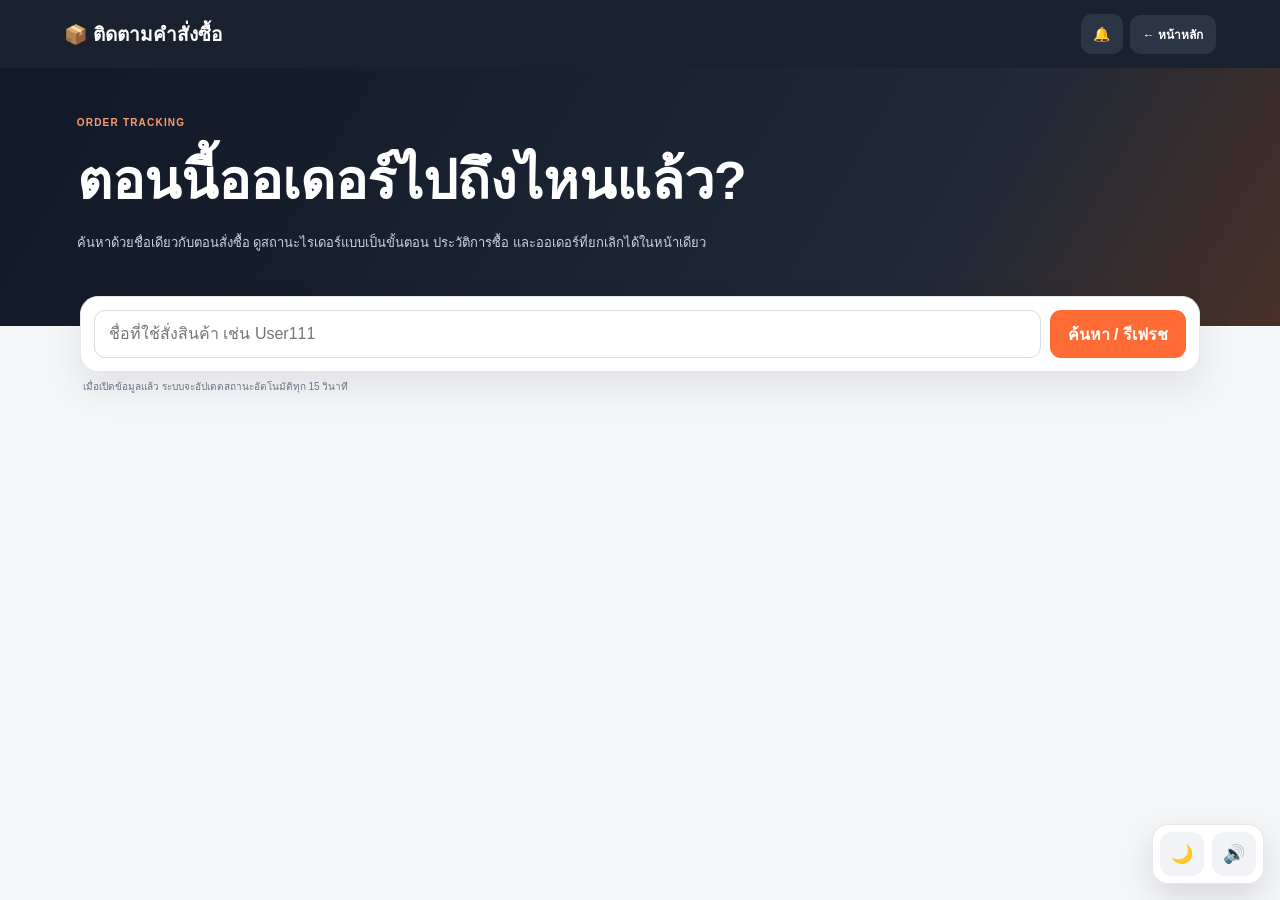
<file: account.html>
<!DOCTYPE html>
<html lang="th">
<head>
<meta charset="UTF-8">
<meta name="viewport" content="width=device-width, initial-scale=1.0">
<meta name="theme-color" content="#111827">
<title>ติดตามคำสั่งซื้อ · DBT Multi Shop</title>
<link rel="stylesheet" href="theme.css">
<style id="dbtEmbeddedTheme">
/* =========================================================
   DBT MULTI SHOP V2 - SHARED THEME / ACCESSIBILITY / MOTION
   ========================================================= */

:root {
  color-scheme: light;
  --ui-bg: #f6f7fb;
  --ui-surface: #ffffff;
  --ui-surface-2: #f7f8fa;
  --ui-text: #171717;
  --ui-muted: #6b7280;
  --ui-line: #e5e7eb;
  --ui-dark: #111827;
  --ui-orange: #ff6b35;
  --ui-shadow: 0 12px 32px rgba(17,24,39,.08);
}

html[data-theme="dark"] {
  color-scheme: dark;
  --ui-bg: #0d1117;
  --ui-surface: #151b24;
  --ui-surface-2: #1b2330;
  --ui-text: #f3f4f6;
  --ui-muted: #a5adba;
  --ui-line: #2b3441;
  --ui-dark: #0b0f15;
  --ui-orange: #ff7a45;
  --ui-shadow: 0 12px 32px rgba(0,0,0,.28);
}

html[data-theme="dark"] body {
  background: radial-gradient(circle at 10% 12%, rgba(255,107,53,.07), transparent 28%), var(--ui-bg) !important;
  color: var(--ui-text) !important;
}

html[data-theme="dark"] .account-card,
html[data-theme="dark"] .summary-card,
html[data-theme="dark"] .order,
html[data-theme="dark"] .shop-card,
html[data-theme="dark"] .feature-card,
html[data-theme="dark"] .quick-stats,
html[data-theme="dark"] .toolbar,
html[data-theme="dark"] .product-card,
html[data-theme="dark"] .cart-panel,
html[data-theme="dark"] .cart-footer,
html[data-theme="dark"] .confirm-card,
html[data-theme="dark"] .success-card,
html[data-theme="dark"] .admin-bar,
html[data-theme="dark"] .product,
html[data-theme="dark"] .modal-box,
html[data-theme="dark"] .stat-card,
html[data-theme="dark"] .loading,
html[data-theme="dark"] .message {
  background: var(--ui-surface) !important;
  color: var(--ui-text) !important;
  border-color: var(--ui-line) !important;
}

html[data-theme="dark"] .search-user,
html[data-theme="dark"] .checkout-form,
html[data-theme="dark"] .image-manager,
html[data-theme="dark"] .order-note,
html[data-theme="dark"] .success-data {
  background: var(--ui-surface-2) !important;
  color: var(--ui-text) !important;
  border-color: var(--ui-line) !important;
}

html[data-theme="dark"] input,
html[data-theme="dark"] textarea,
html[data-theme="dark"] select {
  background: #101720 !important;
  color: var(--ui-text) !important;
  border-color: var(--ui-line) !important;
}

html[data-theme="dark"] .search-box input,
html[data-theme="dark"] .clear-search,
html[data-theme="dark"] .close-button,
html[data-theme="dark"] .confirm-close,
html[data-theme="dark"] .close,
html[data-theme="dark"] .quantity-row button,
html[data-theme="dark"] .remove-image-btn,
html[data-theme="dark"] .cancel {
  background: #222b38 !important;
  color: #f3f4f6 !important;
}

html[data-theme="dark"] .summary-card.highlight,
html[data-theme="dark"] .stat-card.orange {
  background: #2b201c !important;
  border-color: #57311f !important;
}

html[data-theme="dark"] .order-id {
  background: #222b38 !important;
  color: #c6ced9 !important;
}

html[data-theme="dark"] .section-note,
html[data-theme="dark"] .feature-card p,
html[data-theme="dark"] .feature-intro span,
html[data-theme="dark"] .product-count,
html[data-theme="dark"] .meta,
html[data-theme="dark"] .message,
html[data-theme="dark"] .order-meta,
html[data-theme="dark"] .order-date,
html[data-theme="dark"] .account-title span {
  color: var(--ui-muted) !important;
}

/* Small floating controls: clear enough for older users, still compact */
.dbt-ui-tools {
  position: fixed;
  right: 16px;
  bottom: 16px;
  z-index: 1500;
  display: flex;
  gap: 8px;
  padding: 7px;
  border: 1px solid rgba(127,127,127,.18);
  border-radius: 16px;
  background: rgba(255,255,255,.92);
  box-shadow: 0 12px 30px rgba(17,24,39,.13);
  backdrop-filter: blur(12px);
}

html[data-theme="dark"] .dbt-ui-tools {
  background: rgba(21,27,36,.94);
  border-color: rgba(255,255,255,.10);
}

.dbt-ui-tool {
  width: 44px;
  height: 44px;
  border: none;
  border-radius: 12px;
  background: #f1f3f6;
  color: #111827;
  cursor: pointer;
  font-size: 18px;
  display: inline-flex;
  align-items: center;
  justify-content: center;
  transition: transform .18s ease, background .18s ease;
}

html[data-theme="dark"] .dbt-ui-tool {
  background: #222b38;
  color: #f3f4f6;
}

.dbt-ui-tool:hover { transform: translateY(-2px); }
.dbt-ui-tool:focus-visible {
  outline: 3px solid rgba(255,107,53,.28);
  outline-offset: 2px;
}

/* Shared toast */
.dbt-toast {
  position: fixed;
  left: 50%;
  bottom: -90px;
  transform: translateX(-50%);
  z-index: 1800;
  max-width: min(420px, calc(100% - 28px));
  padding: 12px 17px;
  border-radius: 14px;
  background: #111827;
  color: #fff;
  font-size: 12px;
  line-height: 1.45;
  box-shadow: 0 12px 34px rgba(0,0,0,.22);
  opacity: 0;
  transition: bottom .28s ease, opacity .28s ease;
  text-align: center;
}

.dbt-toast.show {
  bottom: 76px;
  opacity: 1;
}

.dbt-toast.success { background: #166534; }
.dbt-toast.error { background: #991b1b; }

/* Favorite control foundation */
.dbt-favorite-btn {
  border: none;
  width: 40px;
  height: 40px;
  border-radius: 50%;
  display: inline-flex;
  align-items: center;
  justify-content: center;
  cursor: pointer;
  background: rgba(255,255,255,.94);
  color: #6b7280;
  box-shadow: 0 5px 16px rgba(0,0,0,.12);
  font-size: 19px;
  transition: transform .18s ease, color .18s ease;
}

.dbt-favorite-btn:hover { transform: scale(1.06); }
.dbt-favorite-btn.active { color: #ef4444; }

/* Generic loading skeleton utility */
.dbt-skeleton {
  position: relative;
  overflow: hidden;
  background: #e9edf2;
  border-radius: 10px;
  color: transparent !important;
}

html[data-theme="dark"] .dbt-skeleton { background: #222b38; }

.dbt-skeleton::after {
  content: "";
  position: absolute;
  inset: 0;
  transform: translateX(-100%);
  background: linear-gradient(90deg, transparent, rgba(255,255,255,.65), transparent);
  animation: dbtShimmer 1.2s infinite;
}

@keyframes dbtShimmer {
  to { transform: translateX(100%); }
}

@keyframes dbtSoftIn {
  from { opacity: 0; transform: translateY(8px); }
  to { opacity: 1; transform: none; }
}

.dbt-animate-in { animation: dbtSoftIn .28s ease both; }

@media (prefers-reduced-motion: reduce) {
  *, *::before, *::after {
    scroll-behavior: auto !important;
    animation-duration: .001ms !important;
    animation-iteration-count: 1 !important;
    transition-duration: .001ms !important;
  }
}

@media (max-width: 650px) {
  .dbt-ui-tools {
    right: 12px;
    bottom: 12px;
  }
  .dbt-ui-tool {
    width: 42px;
    height: 42px;
  }
  .dbt-toast.show { bottom: 68px; }
}


/* =========================================================
   V2 PHASE 2 - HIGHLIGHT SECTIONS
   ========================================================= */
.v2-section {
  margin-top: 68px;
}

.v2-section-head {
  display: flex;
  justify-content: space-between;
  align-items: end;
  gap: 20px;
  margin-bottom: 18px;
}

.v2-section-head small {
  display: block;
  color: var(--ui-orange);
  font-size: 10px;
  font-weight: 800;
  letter-spacing: 1.2px;
  margin-bottom: 5px;
}

.v2-section-head h2 {
  font-size: 27px;
}

.v2-section-head p {
  max-width: 400px;
  color: var(--ui-muted);
  font-size: 12px;
  line-height: 1.6;
}

.v2-mini-grid {
  display: grid;
  grid-template-columns: repeat(4, minmax(0,1fr));
  gap: 14px;
}

.v2-mini-card {
  position: relative;
  overflow: hidden;
  background: var(--ui-surface);
  color: var(--ui-text);
  border: 1px solid var(--ui-line);
  border-radius: 16px;
  box-shadow: var(--ui-shadow);
  min-width: 0;
}

.v2-mini-card img {
  width: 100%;
  aspect-ratio: 1/1;
  object-fit: cover;
  display: block;
  background: #e9edf2;
}

.v2-mini-body {
  padding: 13px;
}

.v2-mini-body strong {
  display: block;
  font-size: 14px;
  line-height: 1.35;
}

.v2-mini-body span {
  display: block;
  color: var(--ui-muted);
  font-size: 11px;
  margin-top: 5px;
}

.v2-mini-link {
  text-decoration: none;
  color: inherit;
}

.v2-badge {
  position: absolute;
  top: 9px;
  left: 9px;
  z-index: 2;
  padding: 6px 9px;
  border-radius: 30px;
  background: #111827;
  color: white;
  font-size: 9px;
  font-weight: 800;
  box-shadow: 0 5px 14px rgba(0,0,0,.14);
}

.v2-badge.hot { background: #dc2626; }
.v2-badge.today { background: #ff6b35; }

.v2-promo {
  margin-top: 62px;
  border-radius: 22px;
  overflow: hidden;
  display: grid;
  grid-template-columns: 1.4fr 1fr;
  background: linear-gradient(120deg,#ff6b35,#ff8d61);
  color: white;
  box-shadow: 0 18px 44px rgba(255,107,53,.18);
}

.v2-promo-main {
  padding: 31px;
}

.v2-promo-main small {
  font-size: 10px;
  font-weight: 800;
  letter-spacing: 1.2px;
  opacity: .85;
}

.v2-promo-main h2 {
  margin-top: 7px;
  font-size: 29px;
}

.v2-promo-code {
  display: inline-flex;
  margin-top: 15px;
  padding: 10px 14px;
  border-radius: 11px;
  background: white;
  color: #d94f1f;
  font-weight: 900;
  letter-spacing: 1px;
  cursor: pointer;
}

.v2-expired {
  padding: 28px;
  display: flex;
  flex-direction: column;
  justify-content: center;
  background: rgba(17,24,39,.16);
}

.v2-expired strong {
  font-size: 18px;
  text-decoration: line-through;
}

.v2-expired span {
  margin-top: 6px;
  font-size: 12px;
  opacity: .86;
}

.v2-empty {
  grid-column: 1/-1;
  padding: 24px;
  border: 1px dashed var(--ui-line);
  border-radius: 15px;
  color: var(--ui-muted);
  text-align: center;
  background: var(--ui-surface);
}

.product-highlight-row {
  display: flex;
  gap: 5px;
  flex-wrap: wrap;
  margin-bottom: 8px;
}

.product-highlight-tag {
  display: inline-block;
  padding: 4px 7px;
  border-radius: 30px;
  font-size: 9px;
  font-weight: 800;
  background: #fff1eb;
  color: #d94f1f;
}

html[data-theme="dark"] .product-highlight-tag {
  background: #332219;
  color: #ff9b73;
}

@media(max-width:800px){
  .v2-mini-grid{grid-template-columns:repeat(2,minmax(0,1fr))}
}

@media(max-width:600px){
  .v2-section{margin-top:48px}
  .v2-section-head{flex-direction:column;align-items:flex-start}
  .v2-section-head h2{font-size:24px}
  .v2-mini-grid{grid-template-columns:repeat(2,minmax(0,1fr));gap:10px}
  .v2-mini-body{padding:10px}
  .v2-promo{grid-template-columns:1fr}
  .v2-promo-main,.v2-expired{padding:23px}
  .v2-promo-main h2{font-size:24px}
}


/* =========================================================
   V2 COUPON / SHIPPING PLAYGROUND
   ========================================================= */

.coupon-panel {
  margin-top: 18px;
  padding: 15px;
  border: 1px solid var(--ui-line);
  border-radius: 15px;
  background: var(--ui-surface-2);
}

.coupon-panel-title {
  display: flex;
  align-items: center;
  justify-content: space-between;
  gap: 12px;
  margin-bottom: 11px;
}

.coupon-panel-title strong {
  font-size: 13px;
}

.coupon-panel-title span {
  color: var(--ui-muted);
  font-size: 10px;
}

.coupon-input-row {
  display: grid;
  grid-template-columns: 1fr auto;
  gap: 8px;
}

.coupon-input-row input {
  width: 100%;
  height: 44px;
  border: 1px solid #d9dde4;
  border-radius: 10px;
  padding: 0 12px;
  outline: none;
  background: var(--ui-surface);
  color: var(--ui-text);
}

.coupon-input-row button {
  border: none;
  border-radius: 10px;
  padding: 0 15px;
  background: var(--ui-dark);
  color: white;
  font-weight: 800;
  cursor: pointer;
}

.active-coupon {
  margin-top: 11px;
  display: none;
  align-items: center;
  justify-content: space-between;
  gap: 10px;
  padding: 10px 11px;
  border-radius: 11px;
  background: #dcfce7;
  color: #166534;
  font-size: 11px;
  font-weight: 700;
}

.active-coupon.show {
  display: flex;
}

.active-coupon button {
  border: none;
  background: transparent;
  color: #166534;
  font-weight: 800;
  cursor: pointer;
}

html[data-theme="dark"] .active-coupon {
  background: #173322;
  color: #86efac;
}

.checkout-breakdown {
  margin-top: 16px;
  border-top: 1px solid var(--ui-line);
  padding-top: 13px;
  display: grid;
  gap: 9px;
}

.checkout-breakdown-line {
  display: flex;
  justify-content: space-between;
  gap: 15px;
  font-size: 12px;
  color: var(--ui-muted);
}

.checkout-breakdown-line strong {
  color: var(--ui-text);
}

.checkout-breakdown-line.discount strong {
  color: #16a34a;
}

.checkout-breakdown-line.shipping strong {
  color: #dc2626;
}

.checkout-final {
  margin-top: 4px;
  padding-top: 10px;
  border-top: 1px dashed var(--ui-line);
  display: flex;
  justify-content: space-between;
  align-items: center;
  font-size: 14px;
  font-weight: 800;
}

.checkout-final strong {
  color: var(--ui-orange);
  font-size: 24px;
}

.promo-claim {
  display: flex;
  gap: 9px;
  align-items: center;
  flex-wrap: wrap;
  margin-top: 15px;
}

.promo-claim button {
  border: none;
  border-radius: 11px;
  padding: 10px 14px;
  background: white;
  color: #d94f1f;
  font-weight: 900;
  cursor: pointer;
}

.promo-claim small {
  font-size: 10px;
  opacity: .9;
}

@media(max-width:600px){
  .coupon-input-row {
    grid-template-columns: 1fr;
  }
  .coupon-input-row button {
    min-height: 44px;
  }
}

</style>


<style>
*{box-sizing:border-box;margin:0;padding:0}
:root{--dark:#111827;--orange:#ff6b35;--bg:#f5f6f8;--surface:#fff;--line:#e5e7eb;--muted:#6b7280;--green:#15803d;--red:#b91c1c}
body{font-family:Arial,"Noto Sans Thai",sans-serif;background:var(--bg);color:#171717}
button,input{font:inherit}
header{position:sticky;top:0;z-index:100;display:flex;justify-content:space-between;align-items:center;gap:12px;padding:14px 5%;background:rgba(17,24,39,.96);color:white;backdrop-filter:blur(14px)}
header h1{font-size:19px}
.back{text-decoration:none;color:white;background:#2b3545;padding:10px 13px;border-radius:10px;font-size:12px;font-weight:800}
.hero{padding:44px 6% 72px;background:linear-gradient(120deg,#111827,#1f2937 72%,#493027);color:white}
.hero small{font-size:10px;color:#ff9b73;font-weight:800;letter-spacing:1.2px}
.hero h2{font-size:clamp(35px,5vw,54px);margin-top:7px}
.hero p{max-width:680px;color:#cbd5e1;font-size:13px;line-height:1.7;margin-top:9px}
.container{width:min(1120px,92%);margin:-30px auto 70px;position:relative;z-index:5}
.search-card{display:grid;grid-template-columns:1fr auto;gap:9px;background:white;border:1px solid var(--line);border-radius:18px;padding:13px;box-shadow:0 15px 36px rgba(17,24,39,.09)}
.search-card input{height:48px;border:1px solid #d9dde4;border-radius:11px;padding:0 14px;outline:none}
.search-card button{border:none;border-radius:11px;padding:0 18px;background:var(--orange);color:white;font-weight:900;cursor:pointer}
.auto-refresh{margin:7px 3px 0;color:var(--muted);font-size:10px}
.summary{display:grid;grid-template-columns:repeat(5,1fr);gap:10px;margin-top:18px}
.summary-card{background:white;border:1px solid var(--line);border-radius:15px;padding:14px;box-shadow:0 7px 20px rgba(17,24,39,.04)}
.summary-card span{display:block;color:var(--muted);font-size:10px}
.summary-card strong{display:block;font-size:22px;margin-top:5px}
.summary-card.highlight strong{color:var(--orange)}
.section{margin-top:34px}
.section-head{display:flex;justify-content:space-between;align-items:end;gap:14px;margin-bottom:13px}
.section-head small{color:var(--orange);font-weight:800;font-size:9px;letter-spacing:1px}
.section-head h3{font-size:23px;margin-top:4px}
.section-head span{font-size:10px;color:var(--muted)}
.tracking-list,.history-list{display:grid;gap:12px}
.order-card{background:white;border:1px solid var(--line);border-radius:18px;padding:16px;box-shadow:0 7px 20px rgba(17,24,39,.04)}
.order-top{display:flex;justify-content:space-between;gap:16px;align-items:flex-start}
.order-id{font-size:13px;font-weight:900}
.order-date{font-size:9px;color:var(--muted);margin-top:4px}
.order-price{font-size:22px;color:var(--orange);font-weight:900;text-align:right}
.status-pill{display:inline-flex;margin-top:8px;padding:6px 9px;border-radius:30px;background:#eef0f3;color:#374151;font-size:10px;font-weight:900}
.status-pill.delivery{background:#eff6ff;color:#1d4ed8}
.status-pill.success{background:#dcfce7;color:#166534}
.status-pill.cancel{background:#fee2e2;color:#991b1b}
.rider-box{margin-top:11px;padding:10px 12px;border-radius:11px;background:#f7f8fa;font-size:11px;color:#4b5563}
.rider-box strong{color:#111827}
.items{margin-top:10px;color:#4b5563;font-size:11px;line-height:1.65}
.steps{display:grid;grid-template-columns:repeat(6,1fr);gap:5px;margin-top:15px}
.step{position:relative;text-align:center;padding-top:21px;color:#9ca3af;font-size:8px;line-height:1.35}
.step::before{content:"";position:absolute;top:6px;left:50%;width:10px;height:10px;border-radius:50%;background:#d1d5db;transform:translateX(-50%);z-index:2}
.step::after{content:"";position:absolute;top:10px;left:-50%;width:100%;height:2px;background:#e5e7eb;z-index:1}
.step:first-child::after{display:none}
.step.done{color:#374151;font-weight:800}
.step.done::before{background:var(--orange)}
.step.done::after{background:#ffc4ae}
.order-actions{display:flex;justify-content:flex-end;margin-top:13px}
.cancel-btn{border:none;border-radius:10px;background:#fee2e2;color:#991b1b;padding:9px 12px;font-size:10px;font-weight:900;cursor:pointer}
.cancel-btn:disabled{opacity:.5;cursor:not-allowed}
.empty{background:white;border:1px dashed #cfd4db;border-radius:17px;padding:42px 20px;text-align:center;color:var(--muted)}
.history-card{display:grid;grid-template-columns:1fr auto;gap:14px;align-items:center;background:white;border:1px solid var(--line);border-radius:15px;padding:14px}
.history-meta{color:var(--muted);font-size:10px;margin-top:5px;line-height:1.55}
html[data-theme="dark"] .search-card,
html[data-theme="dark"] .summary-card,
html[data-theme="dark"] .order-card,
html[data-theme="dark"] .history-card,
html[data-theme="dark"] .empty{background:var(--ui-surface)!important;border-color:var(--ui-line)!important;color:var(--ui-text)!important}
html[data-theme="dark"] input{background:#101720!important;color:var(--ui-text)!important;border-color:var(--ui-line)!important}
html[data-theme="dark"] .rider-box{background:var(--ui-surface-2)!important;color:var(--ui-muted)!important}
html[data-theme="dark"] .rider-box strong{color:var(--ui-text)!important}
@media(max-width:900px){.summary{grid-template-columns:repeat(3,1fr)}}
@media(max-width:650px){
header{padding:12px 14px}.hero{padding:36px 18px 64px}.container{width:calc(100% - 28px)}
.search-card{grid-template-columns:1fr}.search-card button{min-height:45px}
.summary{grid-template-columns:repeat(2,1fr)}.steps{overflow-x:auto;grid-template-columns:repeat(6,78px);padding-bottom:4px}
.order-top{flex-direction:column}.order-price{text-align:left}
}

/* =========================
   NOTIFICATION CENTER
========================= */
.notify-button{
position:relative;
border:none;
text-decoration:none;
color:white;
background:#2b3545;
min-width:42px;
height:40px;
padding:0 11px;
border-radius:10px;
font-size:14px;
font-weight:900;
cursor:pointer;
display:inline-flex;
align-items:center;
justify-content:center;
gap:6px;
}
.notify-badge{
position:absolute;
top:-5px;
right:-5px;
min-width:18px;
height:18px;
padding:0 5px;
border-radius:20px;
display:none;
align-items:center;
justify-content:center;
background:#ef4444;
color:white;
font-size:8px;
font-weight:900;
border:2px solid #111827;
}
.notify-badge.show{display:flex}
.notify-overlay{
position:fixed;
inset:0;
z-index:1800;
display:none;
align-items:flex-start;
justify-content:flex-end;
padding:70px 18px 18px;
background:rgba(17,24,39,.42);
backdrop-filter:blur(5px);
}
.notify-overlay.active{display:flex}
.notify-panel{
width:min(390px,100%);
max-height:calc(100dvh - 90px);
overflow:hidden;
display:flex;
flex-direction:column;
background:white;
border:1px solid #e5e7eb;
border-radius:18px;
box-shadow:0 28px 80px rgba(0,0,0,.28);
color:#171717;
}
.notify-head{
display:flex;
justify-content:space-between;
align-items:center;
gap:10px;
padding:15px 16px;
border-bottom:1px solid #e5e7eb;
}
.notify-head small{
display:block;
font-size:8px;
font-weight:900;
letter-spacing:1px;
color:#ff6b35;
}
.notify-head h3{
font-size:18px;
margin-top:3px;
}
.notify-head-actions{
display:flex;
gap:6px;
}
.notify-head-actions button{
border:none;
border-radius:9px;
background:#eef0f3;
padding:8px 9px;
font-size:9px;
font-weight:900;
cursor:pointer;
}
.notify-list{
overflow:auto;
padding:8px;
display:grid;
gap:6px;
}
.notify-item{
padding:11px 12px;
border:1px solid #e5e7eb;
border-radius:12px;
background:#fbfbfc;
}
.notify-item.unread{
border-color:#ffc4ae;
background:#fff6f2;
}
.notify-item-top{
display:flex;
justify-content:space-between;
gap:10px;
align-items:flex-start;
}
.notify-item strong{
font-size:11px;
}
.notify-item time{
font-size:8px;
color:#9ca3af;
white-space:nowrap;
}
.notify-item p{
margin-top:5px;
font-size:10px;
line-height:1.55;
color:#6b7280;
}
.notify-empty{
padding:38px 18px;
text-align:center;
color:#6b7280;
font-size:11px;
}
.notify-permission{
margin:0 8px 8px;
padding:10px 11px;
border-radius:11px;
background:#eff6ff;
color:#1d4ed8;
font-size:9px;
line-height:1.55;
}
.notify-permission button{
display:block;
width:100%;
margin-top:7px;
border:none;
border-radius:8px;
background:#1d4ed8;
color:white;
padding:8px;
font-size:9px;
font-weight:900;
cursor:pointer;
}
html[data-theme="dark"] .notify-panel,
html[data-theme="dark"] .notify-item{
background:var(--ui-surface)!important;
border-color:var(--ui-line)!important;
color:var(--ui-text)!important;
}
html[data-theme="dark"] .notify-item.unread{
background:#2c1d18!important;
border-color:#643522!important;
}
@media(max-width:600px){
.notify-overlay{
align-items:flex-end;
padding:0;
}
.notify-panel{
width:100%;
max-height:82dvh;
border-radius:20px 20px 0 0;
}
}

</style>
<link rel="manifest" href="manifest.webmanifest">
<link rel="apple-touch-icon" href="icon-192.png">
</head>

<body>
<header>
<h1>📦 ติดตามคำสั่งซื้อ</h1>

<div style="display:flex;gap:7px;align-items:center">
<button type="button" class="notify-button" onclick="openNotifications()">
🔔
<span id="notifyBadge" class="notify-badge">0</span>
</button>

<a href="home.html" class="back">← หน้าหลัก</a>
</div>
</header>

<section class="hero">
<small>ORDER TRACKING</small>
<h2>ตอนนี้ออเดอร์ไปถึงไหนแล้ว?</h2>
<p>ค้นหาด้วยชื่อเดียวกับตอนสั่งซื้อ ดูสถานะไรเดอร์แบบเป็นขั้นตอน ประวัติการซื้อ และออเดอร์ที่ยกเลิกได้ในหน้าเดียว</p>
</section>

<main class="container">

<section class="search-card">
<input id="customerInput" type="text" maxlength="60" placeholder="ชื่อที่ใช้สั่งสินค้า เช่น User111">
<button onclick="loadAccount(false)">ค้นหา / รีเฟรช</button>
</section>
<div class="auto-refresh">เมื่อเปิดข้อมูลแล้ว ระบบจะอัปเดตสถานะอัตโนมัติทุก 15 วินาที</div>

<div id="summary"></div>

<section class="section" id="trackingSection" style="display:none">
<div class="section-head">
<div><small>LIVE TRACKING</small><h3>🚚 ออเดอร์ที่กำลังดำเนินการ</h3></div>
<span id="trackingCount"></span>
</div>
<div id="trackingList" class="tracking-list"></div>
</section>

<section class="section" id="historySection" style="display:none">
<div class="section-head">
<div><small>ORDER HISTORY</small><h3>🧾 ประวัติการซื้อ</h3></div>
<span id="historyCount"></span>
</div>
<div id="historyList" class="history-list"></div>
</section>

</main>


<div id="notifyOverlay" class="notify-overlay">
<div class="notify-panel">

<div class="notify-head">
<div>
<small>NOTIFICATION CENTER</small>
<h3>🔔 การแจ้งเตือน</h3>
</div>

<div class="notify-head-actions">
<button type="button" onclick="clearNotifications()">ล้าง</button>
<button type="button" onclick="closeNotifications()">✕</button>
</div>
</div>

<div id="notifyPermission" class="notify-permission"></div>

<div id="notifyList" class="notify-list">
<div class="notify-empty">ยังไม่มีการแจ้งเตือน</div>
</div>

</div>
</div>
<script id="dbtEmbeddedUI">
/* =========================================================
   DBT MULTI SHOP V2 - SHARED UI ENGINE
   Theme / Sound / Toast / Favorites / Recently Viewed
   ========================================================= */

(function () {
  "use strict";

  const KEYS = {
    theme: "dbt_theme",
    sound: "dbt_sound",
    favorites: "dbt_favorites_v1",
    recent: "dbt_recent_v1"
  };

  const safeJSON = (raw, fallback) => {
    try { return JSON.parse(raw); }
    catch (_) { return fallback; }
  };

  const storage = {
    get(key, fallback = null) {
      try {
        const value = localStorage.getItem(key);
        return value === null ? fallback : value;
      } catch (_) { return fallback; }
    },
    set(key, value) {
      try { localStorage.setItem(key, value); }
      catch (_) {}
    }
  };

  /* -------------------------
     THEME
  ------------------------- */

  const theme = {
    get() {
      const saved = storage.get(KEYS.theme);
      if (saved === "dark" || saved === "light") return saved;

      return window.matchMedia &&
        window.matchMedia("(prefers-color-scheme: dark)").matches
        ? "dark"
        : "light";
    },

    apply(value) {
      const next = value === "dark" ? "dark" : "light";
      document.documentElement.dataset.theme = next;
      storage.set(KEYS.theme, next);

      const meta = document.querySelector('meta[name="theme-color"]');
      if (meta) meta.setAttribute("content", next === "dark" ? "#0d1117" : "#111827");

      const btn = document.getElementById("dbtThemeToggle");
      if (btn) {
        btn.textContent = next === "dark" ? "☀️" : "🌙";
        btn.setAttribute(
          "aria-label",
          next === "dark" ? "เปลี่ยนเป็นโหมดสว่าง" : "เปลี่ยนเป็นโหมดมืด"
        );
        btn.title = next === "dark" ? "โหมดสว่าง" : "โหมดมืด";
      }

      window.dispatchEvent(new CustomEvent("dbt:theme", { detail: { theme: next } }));
    },

    toggle() {
      this.apply(this.get() === "dark" ? "light" : "dark");
    }
  };

  /* -------------------------
     SOUND
  ------------------------- */

  const sound = {
    enabled() {
      return storage.get(KEYS.sound, "on") !== "off";
    },

    set(enabled) {
      storage.set(KEYS.sound, enabled ? "on" : "off");
      this.syncButton();
    },

    toggle() {
      this.set(!this.enabled());
      toast(this.enabled() ? "เปิดเสียงแล้ว 🔊" : "ปิดเสียงแล้ว 🔇");
      if (this.enabled()) this.play("tap");
    },

    syncButton() {
      const btn = document.getElementById("dbtSoundToggle");
      if (!btn) return;

      btn.textContent = this.enabled() ? "🔊" : "🔇";
      btn.setAttribute(
        "aria-label",
        this.enabled() ? "ปิดเสียงเอฟเฟกต์" : "เปิดเสียงเอฟเฟกต์"
      );
      btn.title = this.enabled() ? "ปิดเสียง" : "เปิดเสียง";
    },

    play(type = "tap") {
      if (!this.enabled()) return;

      try {
        const AudioContext = window.AudioContext || window.webkitAudioContext;
        if (!AudioContext) return;

        const ctx = new AudioContext();
        const osc = ctx.createOscillator();
        const gain = ctx.createGain();

        const config = {
          tap: [520, .045, .035],
          favorite: [660, .07, .04],
          success: [760, .12, .045],
          remove: [320, .05, .03]
        }[type] || [520, .045, .035];

        osc.type = "sine";
        osc.frequency.value = config[0];

        gain.gain.setValueAtTime(config[2], ctx.currentTime);
        gain.gain.exponentialRampToValueAtTime(.0001, ctx.currentTime + config[1]);

        osc.connect(gain);
        gain.connect(ctx.destination);

        osc.start();
        osc.stop(ctx.currentTime + config[1]);
        osc.onended = () => ctx.close();
      } catch (_) {}
    }
  };

  /* -------------------------
     TOAST
  ------------------------- */

  let toastTimer = null;

  function ensureToast() {
    let el = document.getElementById("dbtGlobalToast");

    if (!el) {
      el = document.createElement("div");
      el.id = "dbtGlobalToast";
      el.className = "dbt-toast";
      el.setAttribute("role", "status");
      el.setAttribute("aria-live", "polite");
      document.body.appendChild(el);
    }

    return el;
  }

  function toast(message, type = "") {
    const el = ensureToast();

    clearTimeout(toastTimer);
    el.textContent = String(message || "");
    el.className = `dbt-toast ${type}`.trim();

    requestAnimationFrame(() => el.classList.add("show"));

    toastTimer = setTimeout(() => {
      el.classList.remove("show");
    }, 1900);
  }

  /* -------------------------
     FAVORITES
     item = {type:"shop"|"product", id, name, image, ...}
  ------------------------- */

  const favorites = {
    all() {
      return safeJSON(storage.get(KEYS.favorites, "[]"), []);
    },

    save(items) {
      storage.set(KEYS.favorites, JSON.stringify(items));
      window.dispatchEvent(new CustomEvent("dbt:favorites", { detail: { items } }));
    },

    has(type, id) {
      return this.all().some(
        item => item.type === String(type) && String(item.id) === String(id)
      );
    },

    toggle(item) {
      if (!item || !item.type || item.id === undefined || item.id === null) return false;

      const items = this.all();
      const index = items.findIndex(
        x => x.type === String(item.type) && String(x.id) === String(item.id)
      );

      let active;

      if (index >= 0) {
        items.splice(index, 1);
        active = false;
        sound.play("remove");
      } else {
        items.unshift({
          ...item,
          type: String(item.type),
          id: String(item.id),
          saved_at: new Date().toISOString()
        });
        active = true;
        sound.play("favorite");
      }

      this.save(items.slice(0, 100));
      toast(active ? `เพิ่ม ${item.name || "รายการ"} ในรายการโปรด ❤️` : `นำ ${item.name || "รายการ"} ออกจากรายการโปรด`);

      return active;
    },

    byType(type) {
      return this.all().filter(item => item.type === String(type));
    }
  };

  /* -------------------------
     RECENTLY VIEWED
  ------------------------- */

  const recent = {
    all() {
      return safeJSON(storage.get(KEYS.recent, "[]"), []);
    },

    add(item) {
      if (!item || !item.type || item.id === undefined || item.id === null) return;

      let items = this.all().filter(
        x => !(x.type === String(item.type) && String(x.id) === String(item.id))
      );

      items.unshift({
        ...item,
        type: String(item.type),
        id: String(item.id),
        viewed_at: new Date().toISOString()
      });

      items = items.slice(0, 20);
      storage.set(KEYS.recent, JSON.stringify(items));
      window.dispatchEvent(new CustomEvent("dbt:recent", { detail: { items } }));
    },

    byType(type) {
      return this.all().filter(item => item.type === String(type));
    },

    clear() {
      storage.set(KEYS.recent, "[]");
      window.dispatchEvent(new CustomEvent("dbt:recent", { detail: { items: [] } }));
    }
  };

  /* -------------------------
     ACCESSIBLE FLOATING CONTROLS
  ------------------------- */

  function injectTools() {
    if (document.getElementById("dbtUiTools")) return;

    const wrap = document.createElement("div");
    wrap.className = "dbt-ui-tools";
    wrap.id = "dbtUiTools";
    wrap.innerHTML = `
      <button type="button" class="dbt-ui-tool" id="dbtThemeToggle" aria-label="เปลี่ยนธีม">🌙</button>
      <button type="button" class="dbt-ui-tool" id="dbtSoundToggle" aria-label="เปิดหรือปิดเสียง">🔊</button>
    `;

    document.body.appendChild(wrap);

    document.getElementById("dbtThemeToggle").addEventListener("click", () => {
      theme.toggle();
      sound.play("tap");
    });

    document.getElementById("dbtSoundToggle").addEventListener("click", () => {
      sound.toggle();
    });

    theme.apply(theme.get());
    sound.syncButton();
  }

  function init() {
    theme.apply(theme.get());

    if (document.readyState === "loading") {
      document.addEventListener("DOMContentLoaded", injectTools, { once: true });
    } else {
      injectTools();
    }
  }

  window.DBTUI = {
    init,
    theme,
    sound,
    toast,
    favorites,
    recent,
    storage
  };

  init();
})();

</script>
<script>
const API_URL="https://script.google.com/macros/s/AKfycbzialSfP1raLPbLYIt7VNCYx4znrmq5-fnKbwEGkIbsnxy95fzFOnwgXFyexywvTGXr/exec";
let currentCustomer="";
let shops=[];
let refreshTimer=null;

const STATUS_FLOW=[
"รอไรเดอร์รับงาน",
"ไรเดอร์รับงานแล้ว",
"กำลังไปรับสินค้า",
"รับสินค้าแล้ว",
"กำลังจัดส่ง",
"จัดส่งสำเร็จ"
];


/* =========================
   CUSTOMER NOTIFICATIONS
========================= */

let customerNotifications=[];
let customerStatusSnapshot={};
let notificationReady=false;


function customerNotifyStorageKey(){
 return `dbt_customer_notifications_v1:${currentCustomer||"guest"}`;
}


function customerSnapshotKey(){
 return `dbt_customer_status_snapshot_v1:${currentCustomer||"guest"}`;
}


function loadCustomerNotifications(){
 try{
  customerNotifications=
   JSON.parse(
    localStorage.getItem(
     customerNotifyStorageKey()
    )||"[]"
   );
 }catch(_){
  customerNotifications=[];
 }

 try{
  customerStatusSnapshot=
   JSON.parse(
    localStorage.getItem(
     customerSnapshotKey()
    )||"{}"
   );
 }catch(_){
  customerStatusSnapshot={};
 }

 renderNotificationCenter();
}


function saveCustomerNotifications(){
 try{
  localStorage.setItem(
   customerNotifyStorageKey(),
   JSON.stringify(
    customerNotifications.slice(0,30)
   )
  );
 }catch(_){}
}


function saveCustomerSnapshot(){
 try{
  localStorage.setItem(
   customerSnapshotKey(),
   JSON.stringify(
    customerStatusSnapshot
   )
  );
 }catch(_){}
}


function addCustomerNotification(title,message,orderId){
 const item={
  id:
   `${Date.now()}_${Math.random()}`,
  title,
  message,
  order_id:
   orderId||"",
  date:
   new Date().toISOString(),
  read:false
 };

 customerNotifications.unshift(item);
 customerNotifications=
  customerNotifications.slice(0,30);

 saveCustomerNotifications();
 renderNotificationCenter();

 if(window.DBTUI){
  DBTUI.toast(message,"success");
  DBTUI.sound.play("success");
 }

 showBrowserNotification(
  title,
  message
 );
}


function checkCustomerOrderChanges(orders){
 const nextSnapshot={};

 orders.forEach(order=>{
  const orderId=
   String(order.order_id||"");

  const status=
   String(
    order.status||
    "รอไรเดอร์รับงาน"
   );

  const rider=
   String(order.rider||"");

  const previous=
   customerStatusSnapshot[orderId];

  nextSnapshot[orderId]={
   status,
   rider
  };

  if(
   !notificationReady||
   !previous
  ){
   return;
  }

  if(
   previous.status!==status
  ){
   let title="สถานะออเดอร์เปลี่ยนแล้ว";
   let message=
    `${orderId}: ${status}`;

   if(
    !previous.rider &&
    rider
   ){
    title="มีไรเดอร์รับออเดอร์แล้ว 🛵";
    message=
     `${rider} รับออเดอร์ ${orderId} แล้ว`;
   }

   if(
    status==="กำลังจัดส่ง"
   ){
    title="ของกำลังมาหาคุณ 🚚";
    message=
     `${orderId} กำลังจัดส่งโดย ${rider||"ไรเดอร์"}`;
   }

   if(
    status==="จัดส่งสำเร็จ"
   ){
    title="จัดส่งสำเร็จ 🎉";
    message=
     `${orderId} ส่งถึงปลายทางเรียบร้อยแล้ว`;
   }

   if(
    status==="ยกเลิก"
   ){
    title="ออเดอร์ถูกยกเลิก";
    message=
     `${orderId} ถูกยกเลิกแล้ว`;
   }

   addCustomerNotification(
    title,
    message,
    orderId
   );
  }
 });

 customerStatusSnapshot=
  nextSnapshot;

 saveCustomerSnapshot();

 notificationReady=true;
}


function renderNotificationCenter(){
 const list=
  document.getElementById(
   "notifyList"
  );

 const badge=
  document.getElementById(
   "notifyBadge"
  );

 if(!list||!badge)return;

 const unread=
  customerNotifications.filter(
   item=>!item.read
  ).length;

 badge.textContent=
  unread>99?"99+":unread;

 badge.classList.toggle(
  "show",
  unread>0
 );

 document.title=
  unread>0
   ?`(${unread}) ติดตามคำสั่งซื้อ · DBT Multi Shop`
   :"ติดตามคำสั่งซื้อ · DBT Multi Shop";

 if(!customerNotifications.length){
  list.innerHTML=
   `<div class="notify-empty">ยังไม่มีการแจ้งเตือน 🔕</div>`;
 }else{
  list.innerHTML=
   customerNotifications.map(item=>`
    <article class="notify-item ${item.read?"":"unread"}">
     <div class="notify-item-top">
      <strong>${escapeHtml(item.title)}</strong>
      <time>${formatNotifyTime(item.date)}</time>
     </div>
     <p>${escapeHtml(item.message)}</p>
    </article>
   `).join("");
 }

 renderNotificationPermission();
}


function formatNotifyTime(value){
 const d=new Date(value);
 if(Number.isNaN(d.getTime()))return"";
 return d.toLocaleString(
  "th-TH",
  {
   dateStyle:"short",
   timeStyle:"short"
  }
 );
}


function openNotifications(){
 document
  .getElementById(
   "notifyOverlay"
  )
  .classList
  .add("active");

 customerNotifications=
  customerNotifications.map(
   item=>({
    ...item,
    read:true
   })
  );

 saveCustomerNotifications();
 renderNotificationCenter();
}


function closeNotifications(){
 document
  .getElementById(
   "notifyOverlay"
  )
  .classList
  .remove("active");
}


function clearNotifications(){
 if(
  customerNotifications.length&&
  !confirm(
   "ล้างประวัติการแจ้งเตือนทั้งหมด?"
  )
 ){
  return;
 }

 customerNotifications=[];
 saveCustomerNotifications();
 renderNotificationCenter();
}


function renderNotificationPermission(){
 const box=
  document.getElementById(
   "notifyPermission"
  );

 if(!box)return;

 if(
  !("Notification" in window)
 ){
  box.innerHTML=
   "Browser นี้ไม่รองรับการแจ้งเตือนของระบบ แต่ Toast และเสียงในหน้าเว็บยังใช้ได้";
  return;
 }

 if(
  location.protocol!=="https:" &&
  location.hostname!=="localhost"
 ){
  box.innerHTML=
   "💡 การแจ้งเตือนของเครื่องจะใช้ได้เมื่อเปิดเว็บผ่าน HTTPS/Render ส่วนเสียงและ Badge ในหน้าเว็บใช้ได้ตามปกติ";
  return;
 }

 if(
  Notification.permission==="granted"
 ){
  box.innerHTML=
   "✅ เปิดการแจ้งเตือนของเครื่องแล้ว";
  return;
 }

 if(
  Notification.permission==="denied"
 ){
  box.innerHTML=
   "🔕 Browser ถูกตั้งให้ปฏิเสธการแจ้งเตือน สามารถเปลี่ยนได้จาก Site Settings";
  return;
 }

 box.innerHTML=
  `ต้องการให้แจ้งเตือนแม้อยู่แท็บอื่นไหม?
   <button onclick="requestBrowserNotifications()">
    เปิด Browser Notification
   </button>`;
}


async function requestBrowserNotifications(){
 if(
  !("Notification" in window)
 )return;

 try{
  await Notification.requestPermission();
 }catch(_){}

 renderNotificationPermission();
}


function showBrowserNotification(title,message){
 if(
  !("Notification" in window)||
  Notification.permission!=="granted"
 ){
  return;
 }

 try{
  new Notification(
   title,
   {
    body:message,
    icon:"icon-192.png"
   }
  );
 }catch(_){}
}


function escapeHtml(value){
 return String(value||"").replace(/&/g,"&amp;").replace(/</g,"&lt;").replace(/>/g,"&gt;").replace(/"/g,"&quot;").replace(/'/g,"&#039;");
}

function statusClass(status){
 if(status==="จัดส่งสำเร็จ")return"success";
 if(status==="ยกเลิก")return"cancel";
 if(["ไรเดอร์รับงานแล้ว","กำลังไปรับสินค้า","รับสินค้าแล้ว","กำลังจัดส่ง"].includes(status))return"delivery";
 return"";
}

function formatDate(value){
 if(!value)return"-";
 const d=new Date(value);
 return Number.isNaN(d.getTime())?String(value):d.toLocaleString("th-TH",{dateStyle:"medium",timeStyle:"short"});
}

function shopName(id){
 if(id==="MULTI")return"หลายร้านในบิลเดียว";
 const shop=shops.find(s=>String(s.shop_id)===String(id));
 return shop?shop.shop_name:(id||"-");
}

function canCancel(order){
 const rider=String(order.rider||"").trim();
 return !rider && !["จัดส่งสำเร็จ","ยกเลิก"].includes(order.status);
}

function renderSteps(status){
 const current=STATUS_FLOW.indexOf(status);
 return STATUS_FLOW.map((step,index)=>`
  <div class="step ${current>=index?"done":""}">
   ${[
    "รับคำสั่งซื้อ",
    "ไรเดอร์รับงาน",
    "ไปรับสินค้า",
    "รับสินค้าแล้ว",
    "กำลังจัดส่ง",
    "สำเร็จ"
   ][index]}
  </div>`).join("");
}

async function loadShops(){
 try{
  const r=await fetch(`${API_URL}?action=shops`);
  const result=await r.json();
  shops=result.success&&Array.isArray(result.data)?result.data:[];
 }catch(_){shops=[];}
}

async function loadAccount(silent=false){
 const input=document.getElementById("customerInput");
 const customer=input.value.trim();

 if(!customer){
  if(!silent)alert("กรุณากรอกชื่อที่ใช้สั่งสินค้า");
  return;
 }

 if(
  currentCustomer!==customer
 ){
  notificationReady=false;
  customerNotifications=[];
  customerStatusSnapshot={};
 }

 currentCustomer=customer;

 try{
  const response=await fetch(`${API_URL}?action=account&customer=${encodeURIComponent(customer)}`);
  const result=await response.json();

  if(!result.success)throw new Error(result.message||"โหลดข้อมูลไม่สำเร็จ");

  if(currentCustomer){
   loadCustomerNotifications();
   checkCustomerOrderChanges(
    Array.isArray(result.orders)
     ?result.orders
     :[]
   );
  }

  renderAccount(result);

  if(!refreshTimer){
   refreshTimer=setInterval(()=>{
    if(currentCustomer)loadAccount(true);
   },15000);
  }
 }catch(error){
  if(!silent)alert(error.message||"โหลดข้อมูลไม่สำเร็จ");
 }
}

function renderAccount(data){
 document.getElementById("summary").innerHTML=`
 <section class="summary">
  <div class="summary-card"><span>คำสั่งซื้อทั้งหมด</span><strong>${data.total_orders||0}</strong></div>
  <div class="summary-card"><span>กำลังดำเนินการ</span><strong>${data.active_orders||0}</strong></div>
  <div class="summary-card"><span>ส่งสำเร็จ</span><strong>${data.completed_orders||0}</strong></div>
  <div class="summary-card"><span>ยกเลิก</span><strong>${data.cancelled_orders||0}</strong></div>
  <div class="summary-card highlight"><span>ยอดรวมที่ไม่ถูกยกเลิก</span><strong>฿${Number(data.total_spent||0).toLocaleString()}</strong></div>
 </section>`;

 const active=data.orders.filter(o=>!["จัดส่งสำเร็จ","ยกเลิก"].includes(o.status));
 const history=data.orders.filter(o=>["จัดส่งสำเร็จ","ยกเลิก"].includes(o.status));

 document.getElementById("trackingSection").style.display="block";
 document.getElementById("historySection").style.display="block";
 document.getElementById("trackingCount").textContent=`${active.length} ออเดอร์`;
 document.getElementById("historyCount").textContent=`${history.length} รายการ`;

 const tracking=document.getElementById("trackingList");

 if(!active.length){
  tracking.innerHTML=`<div class="empty">ตอนนี้ไม่มีออเดอร์ที่กำลังดำเนินการ 🎉</div>`;
 }else{
  tracking.innerHTML=active.map(order=>`
   <article class="order-card">
    <div class="order-top">
     <div>
      <div class="order-id">${escapeHtml(order.order_id)}</div>
      <div class="order-date">${formatDate(order.date)} · 🏪 ${escapeHtml(shopName(order.shop_id))}</div>
      <span class="status-pill ${statusClass(order.status)}">${escapeHtml(order.status||"รอไรเดอร์รับงาน")}</span>
     </div>
     <div class="order-price">฿${Number(order.total_price||0).toLocaleString()}</div>
    </div>

    <div class="rider-box">
     ${order.rider
       ?`🛵 ไรเดอร์ <strong>${escapeHtml(order.rider)}</strong> · ${escapeHtml(order.status)}`
       :`⏳ <strong>ยังไม่มีไรเดอร์รับออเดอร์</strong> กำลังรอคนรับงาน`}
    </div>

    <div class="items">${escapeHtml(order.items||"")}</div>
    <div class="steps">${renderSteps(order.status||"รอไรเดอร์รับงาน")}</div>

    <div class="order-actions">
     ${canCancel(order)
      ?`<button class="cancel-btn" onclick="cancelOrder('${order.order_id}',this)">ยกเลิกคำสั่งซื้อ</button>`
      :""}
    </div>
   </article>
  `).join("");
 }

 const historyBox=document.getElementById("historyList");

 if(!history.length){
  historyBox.innerHTML=`<div class="empty">ยังไม่มีประวัติที่เสร็จสิ้นหรือยกเลิก</div>`;
 }else{
  historyBox.innerHTML=history.map(order=>`
   <article class="history-card">
    <div>
     <div class="order-id">${escapeHtml(order.order_id)}</div>
     <div class="history-meta">
      ${formatDate(order.date)} · 🏪 ${escapeHtml(shopName(order.shop_id))}<br>
      ${escapeHtml(order.items||"")}
      ${order.rider?`<br>🛵 ${escapeHtml(order.rider)}`:""}
     </div>
     <span class="status-pill ${statusClass(order.status)}">${escapeHtml(order.status)}</span>
    </div>
    <div class="order-price">฿${Number(order.total_price||0).toLocaleString()}</div>
   </article>
  `).join("");
 }
}

async function cancelOrder(orderId,button){
 if(!confirm("ยกเลิกคำสั่งซื้อนี้ใช่ไหม?\nหลังไรเดอร์รับงานแล้วจะยกเลิกจากหน้านี้ไม่ได้"))return;

 button.disabled=true;
 button.textContent="กำลังยกเลิก...";

 try{
  const response=await fetch(API_URL,{
   method:"POST",
   headers:{"Content-Type":"text/plain;charset=utf-8"},
   body:JSON.stringify({
    action:"cancelOrderByCustomer",
    order_id:orderId,
    customer:currentCustomer
   })
  });

  const result=await response.json();
  if(!result.success)throw new Error(result.message||"ยกเลิกไม่สำเร็จ");

  if(window.DBTUI){
   DBTUI.toast("ยกเลิกคำสั่งซื้อแล้ว","success");
   DBTUI.sound.play("remove");
  }

  await loadAccount(true);
 }catch(error){
  alert(error.message||"ยกเลิกไม่สำเร็จ");
 }finally{
  button.disabled=false;
  button.textContent="ยกเลิกคำสั่งซื้อ";
 }
}

document.getElementById("notifyOverlay").addEventListener("click",event=>{
 if(event.target===event.currentTarget)closeNotifications();
});

document.getElementById("customerInput").addEventListener("keydown",e=>{
 if(e.key==="Enter")loadAccount(false);
});

(async()=>{
 await loadShops();
 try{
  const saved=localStorage.getItem("dbt_last_customer");
  if(saved){
   document.getElementById("customerInput").value=saved;
  }
 }catch(_){}
})();

document.getElementById("customerInput").addEventListener("input",e=>{
 try{localStorage.setItem("dbt_last_customer",e.target.value.trim());}catch(_){}
});
</script>
<script src="app-pwa.js"></script>
</body>
</html>
</file>
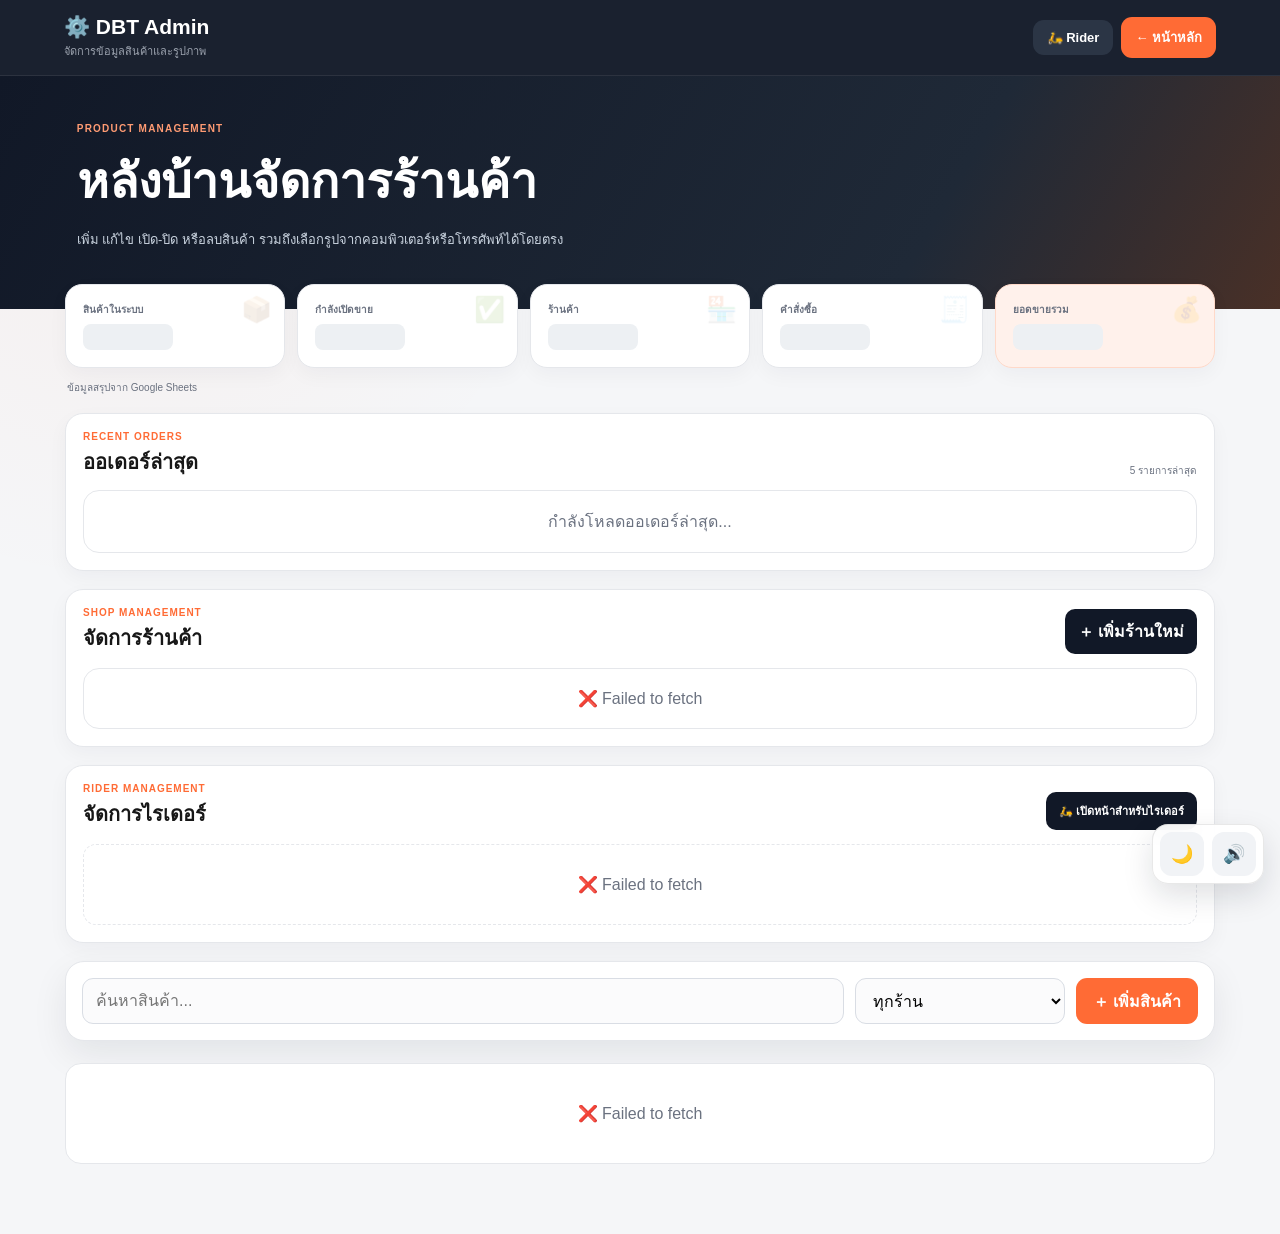
<file: admin.html>
<!DOCTYPE html>
<html lang="th">
<head>
<meta charset="UTF-8">
<meta name="viewport" content="width=device-width, initial-scale=1.0">
<meta name="theme-color" content="#111827">
<title>DBT Admin</title>
<link rel="manifest" href="manifest.webmanifest">
<link rel="apple-touch-icon" href="icon-192.png">
<link rel="stylesheet" href="theme.css">
<style id="dbtEmbeddedTheme">
/* =========================================================
   DBT MULTI SHOP V2 - SHARED THEME / ACCESSIBILITY / MOTION
   ========================================================= */

:root {
  color-scheme: light;
  --ui-bg: #f6f7fb;
  --ui-surface: #ffffff;
  --ui-surface-2: #f7f8fa;
  --ui-text: #171717;
  --ui-muted: #6b7280;
  --ui-line: #e5e7eb;
  --ui-dark: #111827;
  --ui-orange: #ff6b35;
  --ui-shadow: 0 12px 32px rgba(17,24,39,.08);
}

html[data-theme="dark"] {
  color-scheme: dark;
  --ui-bg: #0d1117;
  --ui-surface: #151b24;
  --ui-surface-2: #1b2330;
  --ui-text: #f3f4f6;
  --ui-muted: #a5adba;
  --ui-line: #2b3441;
  --ui-dark: #0b0f15;
  --ui-orange: #ff7a45;
  --ui-shadow: 0 12px 32px rgba(0,0,0,.28);
}

html[data-theme="dark"] body {
  background: radial-gradient(circle at 10% 12%, rgba(255,107,53,.07), transparent 28%), var(--ui-bg) !important;
  color: var(--ui-text) !important;
}

html[data-theme="dark"] .account-card,
html[data-theme="dark"] .summary-card,
html[data-theme="dark"] .order,
html[data-theme="dark"] .shop-card,
html[data-theme="dark"] .feature-card,
html[data-theme="dark"] .quick-stats,
html[data-theme="dark"] .toolbar,
html[data-theme="dark"] .product-card,
html[data-theme="dark"] .cart-panel,
html[data-theme="dark"] .cart-footer,
html[data-theme="dark"] .confirm-card,
html[data-theme="dark"] .success-card,
html[data-theme="dark"] .admin-bar,
html[data-theme="dark"] .product,
html[data-theme="dark"] .modal-box,
html[data-theme="dark"] .stat-card,
html[data-theme="dark"] .loading,
html[data-theme="dark"] .message {
  background: var(--ui-surface) !important;
  color: var(--ui-text) !important;
  border-color: var(--ui-line) !important;
}

html[data-theme="dark"] .search-user,
html[data-theme="dark"] .checkout-form,
html[data-theme="dark"] .image-manager,
html[data-theme="dark"] .order-note,
html[data-theme="dark"] .success-data {
  background: var(--ui-surface-2) !important;
  color: var(--ui-text) !important;
  border-color: var(--ui-line) !important;
}

html[data-theme="dark"] input,
html[data-theme="dark"] textarea,
html[data-theme="dark"] select {
  background: #101720 !important;
  color: var(--ui-text) !important;
  border-color: var(--ui-line) !important;
}

html[data-theme="dark"] .search-box input,
html[data-theme="dark"] .clear-search,
html[data-theme="dark"] .close-button,
html[data-theme="dark"] .confirm-close,
html[data-theme="dark"] .close,
html[data-theme="dark"] .quantity-row button,
html[data-theme="dark"] .remove-image-btn,
html[data-theme="dark"] .cancel {
  background: #222b38 !important;
  color: #f3f4f6 !important;
}

html[data-theme="dark"] .summary-card.highlight,
html[data-theme="dark"] .stat-card.orange {
  background: #2b201c !important;
  border-color: #57311f !important;
}

html[data-theme="dark"] .order-id {
  background: #222b38 !important;
  color: #c6ced9 !important;
}

html[data-theme="dark"] .section-note,
html[data-theme="dark"] .feature-card p,
html[data-theme="dark"] .feature-intro span,
html[data-theme="dark"] .product-count,
html[data-theme="dark"] .meta,
html[data-theme="dark"] .message,
html[data-theme="dark"] .order-meta,
html[data-theme="dark"] .order-date,
html[data-theme="dark"] .account-title span {
  color: var(--ui-muted) !important;
}

/* Small floating controls: clear enough for older users, still compact */
.dbt-ui-tools {
  position: fixed;
  right: 16px;
  bottom: 16px;
  z-index: 1500;
  display: flex;
  gap: 8px;
  padding: 7px;
  border: 1px solid rgba(127,127,127,.18);
  border-radius: 16px;
  background: rgba(255,255,255,.92);
  box-shadow: 0 12px 30px rgba(17,24,39,.13);
  backdrop-filter: blur(12px);
}

html[data-theme="dark"] .dbt-ui-tools {
  background: rgba(21,27,36,.94);
  border-color: rgba(255,255,255,.10);
}

.dbt-ui-tool {
  width: 44px;
  height: 44px;
  border: none;
  border-radius: 12px;
  background: #f1f3f6;
  color: #111827;
  cursor: pointer;
  font-size: 18px;
  display: inline-flex;
  align-items: center;
  justify-content: center;
  transition: transform .18s ease, background .18s ease;
}

html[data-theme="dark"] .dbt-ui-tool {
  background: #222b38;
  color: #f3f4f6;
}

.dbt-ui-tool:hover { transform: translateY(-2px); }
.dbt-ui-tool:focus-visible {
  outline: 3px solid rgba(255,107,53,.28);
  outline-offset: 2px;
}

/* Shared toast */
.dbt-toast {
  position: fixed;
  left: 50%;
  bottom: -90px;
  transform: translateX(-50%);
  z-index: 1800;
  max-width: min(420px, calc(100% - 28px));
  padding: 12px 17px;
  border-radius: 14px;
  background: #111827;
  color: #fff;
  font-size: 12px;
  line-height: 1.45;
  box-shadow: 0 12px 34px rgba(0,0,0,.22);
  opacity: 0;
  transition: bottom .28s ease, opacity .28s ease;
  text-align: center;
}

.dbt-toast.show {
  bottom: 76px;
  opacity: 1;
}

.dbt-toast.success { background: #166534; }
.dbt-toast.error { background: #991b1b; }

/* Favorite control foundation */
.dbt-favorite-btn {
  border: none;
  width: 40px;
  height: 40px;
  border-radius: 50%;
  display: inline-flex;
  align-items: center;
  justify-content: center;
  cursor: pointer;
  background: rgba(255,255,255,.94);
  color: #6b7280;
  box-shadow: 0 5px 16px rgba(0,0,0,.12);
  font-size: 19px;
  transition: transform .18s ease, color .18s ease;
}

.dbt-favorite-btn:hover { transform: scale(1.06); }
.dbt-favorite-btn.active { color: #ef4444; }

/* Generic loading skeleton utility */
.dbt-skeleton {
  position: relative;
  overflow: hidden;
  background: #e9edf2;
  border-radius: 10px;
  color: transparent !important;
}

html[data-theme="dark"] .dbt-skeleton { background: #222b38; }

.dbt-skeleton::after {
  content: "";
  position: absolute;
  inset: 0;
  transform: translateX(-100%);
  background: linear-gradient(90deg, transparent, rgba(255,255,255,.65), transparent);
  animation: dbtShimmer 1.2s infinite;
}

@keyframes dbtShimmer {
  to { transform: translateX(100%); }
}

@keyframes dbtSoftIn {
  from { opacity: 0; transform: translateY(8px); }
  to { opacity: 1; transform: none; }
}

.dbt-animate-in { animation: dbtSoftIn .28s ease both; }

@media (prefers-reduced-motion: reduce) {
  *, *::before, *::after {
    scroll-behavior: auto !important;
    animation-duration: .001ms !important;
    animation-iteration-count: 1 !important;
    transition-duration: .001ms !important;
  }
}

@media (max-width: 650px) {
  .dbt-ui-tools {
    right: 12px;
    bottom: 12px;
  }
  .dbt-ui-tool {
    width: 42px;
    height: 42px;
  }
  .dbt-toast.show { bottom: 68px; }
}


/* =========================================================
   V2 PHASE 2 - HIGHLIGHT SECTIONS
   ========================================================= */
.v2-section {
  margin-top: 68px;
}

.v2-section-head {
  display: flex;
  justify-content: space-between;
  align-items: end;
  gap: 20px;
  margin-bottom: 18px;
}

.v2-section-head small {
  display: block;
  color: var(--ui-orange);
  font-size: 10px;
  font-weight: 800;
  letter-spacing: 1.2px;
  margin-bottom: 5px;
}

.v2-section-head h2 {
  font-size: 27px;
}

.v2-section-head p {
  max-width: 400px;
  color: var(--ui-muted);
  font-size: 12px;
  line-height: 1.6;
}

.v2-mini-grid {
  display: grid;
  grid-template-columns: repeat(4, minmax(0,1fr));
  gap: 14px;
}

.v2-mini-card {
  position: relative;
  overflow: hidden;
  background: var(--ui-surface);
  color: var(--ui-text);
  border: 1px solid var(--ui-line);
  border-radius: 16px;
  box-shadow: var(--ui-shadow);
  min-width: 0;
}

.v2-mini-card img {
  width: 100%;
  aspect-ratio: 1/1;
  object-fit: cover;
  display: block;
  background: #e9edf2;
}

.v2-mini-body {
  padding: 13px;
}

.v2-mini-body strong {
  display: block;
  font-size: 14px;
  line-height: 1.35;
}

.v2-mini-body span {
  display: block;
  color: var(--ui-muted);
  font-size: 11px;
  margin-top: 5px;
}

.v2-mini-link {
  text-decoration: none;
  color: inherit;
}

.v2-badge {
  position: absolute;
  top: 9px;
  left: 9px;
  z-index: 2;
  padding: 6px 9px;
  border-radius: 30px;
  background: #111827;
  color: white;
  font-size: 9px;
  font-weight: 800;
  box-shadow: 0 5px 14px rgba(0,0,0,.14);
}

.v2-badge.hot { background: #dc2626; }
.v2-badge.today { background: #ff6b35; }

.v2-promo {
  margin-top: 62px;
  border-radius: 22px;
  overflow: hidden;
  display: grid;
  grid-template-columns: 1.4fr 1fr;
  background: linear-gradient(120deg,#ff6b35,#ff8d61);
  color: white;
  box-shadow: 0 18px 44px rgba(255,107,53,.18);
}

.v2-promo-main {
  padding: 31px;
}

.v2-promo-main small {
  font-size: 10px;
  font-weight: 800;
  letter-spacing: 1.2px;
  opacity: .85;
}

.v2-promo-main h2 {
  margin-top: 7px;
  font-size: 29px;
}

.v2-promo-code {
  display: inline-flex;
  margin-top: 15px;
  padding: 10px 14px;
  border-radius: 11px;
  background: white;
  color: #d94f1f;
  font-weight: 900;
  letter-spacing: 1px;
  cursor: pointer;
}

.v2-expired {
  padding: 28px;
  display: flex;
  flex-direction: column;
  justify-content: center;
  background: rgba(17,24,39,.16);
}

.v2-expired strong {
  font-size: 18px;
  text-decoration: line-through;
}

.v2-expired span {
  margin-top: 6px;
  font-size: 12px;
  opacity: .86;
}

.v2-empty {
  grid-column: 1/-1;
  padding: 24px;
  border: 1px dashed var(--ui-line);
  border-radius: 15px;
  color: var(--ui-muted);
  text-align: center;
  background: var(--ui-surface);
}

.product-highlight-row {
  display: flex;
  gap: 5px;
  flex-wrap: wrap;
  margin-bottom: 8px;
}

.product-highlight-tag {
  display: inline-block;
  padding: 4px 7px;
  border-radius: 30px;
  font-size: 9px;
  font-weight: 800;
  background: #fff1eb;
  color: #d94f1f;
}

html[data-theme="dark"] .product-highlight-tag {
  background: #332219;
  color: #ff9b73;
}

@media(max-width:800px){
  .v2-mini-grid{grid-template-columns:repeat(2,minmax(0,1fr))}
}

@media(max-width:600px){
  .v2-section{margin-top:48px}
  .v2-section-head{flex-direction:column;align-items:flex-start}
  .v2-section-head h2{font-size:24px}
  .v2-mini-grid{grid-template-columns:repeat(2,minmax(0,1fr));gap:10px}
  .v2-mini-body{padding:10px}
  .v2-promo{grid-template-columns:1fr}
  .v2-promo-main,.v2-expired{padding:23px}
  .v2-promo-main h2{font-size:24px}
}


/* =========================================================
   V2 COUPON / SHIPPING PLAYGROUND
   ========================================================= */

.coupon-panel {
  margin-top: 18px;
  padding: 15px;
  border: 1px solid var(--ui-line);
  border-radius: 15px;
  background: var(--ui-surface-2);
}

.coupon-panel-title {
  display: flex;
  align-items: center;
  justify-content: space-between;
  gap: 12px;
  margin-bottom: 11px;
}

.coupon-panel-title strong {
  font-size: 13px;
}

.coupon-panel-title span {
  color: var(--ui-muted);
  font-size: 10px;
}

.coupon-input-row {
  display: grid;
  grid-template-columns: 1fr auto;
  gap: 8px;
}

.coupon-input-row input {
  width: 100%;
  height: 44px;
  border: 1px solid #d9dde4;
  border-radius: 10px;
  padding: 0 12px;
  outline: none;
  background: var(--ui-surface);
  color: var(--ui-text);
}

.coupon-input-row button {
  border: none;
  border-radius: 10px;
  padding: 0 15px;
  background: var(--ui-dark);
  color: white;
  font-weight: 800;
  cursor: pointer;
}

.active-coupon {
  margin-top: 11px;
  display: none;
  align-items: center;
  justify-content: space-between;
  gap: 10px;
  padding: 10px 11px;
  border-radius: 11px;
  background: #dcfce7;
  color: #166534;
  font-size: 11px;
  font-weight: 700;
}

.active-coupon.show {
  display: flex;
}

.active-coupon button {
  border: none;
  background: transparent;
  color: #166534;
  font-weight: 800;
  cursor: pointer;
}

html[data-theme="dark"] .active-coupon {
  background: #173322;
  color: #86efac;
}

.checkout-breakdown {
  margin-top: 16px;
  border-top: 1px solid var(--ui-line);
  padding-top: 13px;
  display: grid;
  gap: 9px;
}

.checkout-breakdown-line {
  display: flex;
  justify-content: space-between;
  gap: 15px;
  font-size: 12px;
  color: var(--ui-muted);
}

.checkout-breakdown-line strong {
  color: var(--ui-text);
}

.checkout-breakdown-line.discount strong {
  color: #16a34a;
}

.checkout-breakdown-line.shipping strong {
  color: #dc2626;
}

.checkout-final {
  margin-top: 4px;
  padding-top: 10px;
  border-top: 1px dashed var(--ui-line);
  display: flex;
  justify-content: space-between;
  align-items: center;
  font-size: 14px;
  font-weight: 800;
}

.checkout-final strong {
  color: var(--ui-orange);
  font-size: 24px;
}

.promo-claim {
  display: flex;
  gap: 9px;
  align-items: center;
  flex-wrap: wrap;
  margin-top: 15px;
}

.promo-claim button {
  border: none;
  border-radius: 11px;
  padding: 10px 14px;
  background: white;
  color: #d94f1f;
  font-weight: 900;
  cursor: pointer;
}

.promo-claim small {
  font-size: 10px;
  opacity: .9;
}

@media(max-width:600px){
  .coupon-input-row {
    grid-template-columns: 1fr;
  }
  .coupon-input-row button {
    min-height: 44px;
  }
}

</style>


<style>
*{box-sizing:border-box;margin:0;padding:0}
:root{--dark:#111827;--dark2:#1f2937;--orange:#ff6b35;--orange-dark:#e85a27;--soft:#fff1eb;--bg:#f5f6f8;--line:#e5e7eb;--muted:#6b7280;--red:#dc2626;--green:#15803d}
body{font-family:Arial,"Noto Sans Thai",sans-serif;background:radial-gradient(circle at 10% 12%,rgba(255,107,53,.05),transparent 28%),var(--bg);color:#171717}
button,input,select{font:inherit}
body.no-scroll{overflow:hidden}

header{position:sticky;top:0;z-index:100;background:rgba(17,24,39,.96);backdrop-filter:blur(14px);color:white;padding:15px 5%;display:flex;justify-content:space-between;align-items:center;gap:15px;border-bottom:1px solid rgba(255,255,255,.08)}
header h1{font-size:21px} header p{color:#9ca3af;font-size:11px;margin-top:3px}
.back-button{color:white;text-decoration:none;background:var(--orange);padding:10px 14px;border-radius:11px;font-weight:800;font-size:13px}

.hero{padding:42px 6% 58px;background:linear-gradient(120deg,#111827,#1f2937 72%,#493027);color:white}
.hero span{color:#ff9b73;font-size:10px;font-weight:800;letter-spacing:1.2px}
.hero h2{font-size:clamp(32px,5vw,48px);margin-top:7px}
.hero p{color:#cbd5e1;max-width:620px;margin-top:10px;font-size:13px;line-height:1.7}

.container{width:min(1150px,92%);margin:-25px auto 70px;position:relative;z-index:5}
.admin-bar{background:white;border:1px solid var(--line);border-radius:19px;padding:16px;display:grid;grid-template-columns:1fr 210px auto;gap:11px;box-shadow:0 14px 35px rgba(17,24,39,.08);margin-bottom:22px}
.admin-bar input,.admin-bar select{width:100%;height:46px;border:1px solid #d9dde4;border-radius:11px;padding:0 13px;outline:none;background:#fbfbfc}
.admin-bar input:focus,.admin-bar select:focus{border-color:var(--orange);box-shadow:0 0 0 3px rgba(255,107,53,.1)}
.add-btn{border:none;background:var(--orange);color:white;padding:0 17px;border-radius:11px;font-weight:800;cursor:pointer}

.product-list{display:grid;gap:13px}
.product{background:white;border:1px solid var(--line);border-radius:17px;padding:14px;display:grid;grid-template-columns:82px 1fr auto;gap:16px;align-items:center;box-shadow:0 6px 18px rgba(17,24,39,.035)}
.product>img{width:82px;height:82px;border-radius:12px;object-fit:cover;background:#eee}
.product h3{font-size:18px;margin-bottom:6px}
.meta{color:var(--muted);font-size:11px}
.status{display:inline-block;margin-top:7px;padding:5px 8px;border-radius:30px;font-size:10px;font-weight:800}
.status.on{background:#dcfce7;color:var(--green)}.status.off{background:#fee2e2;color:#b91c1c}
.right{min-width:220px;text-align:right}.price{font-size:21px;font-weight:800;color:var(--orange);margin-bottom:8px}
.actions{display:flex;gap:6px}.actions button{border:none;padding:8px 10px;border-radius:9px;font-size:11px;font-weight:800;cursor:pointer}
.edit{background:var(--dark);color:white}.toggle{background:var(--soft);color:#c64d20}.delete{background:#fee2e2;color:#b91c1c}
.loading{background:white;border:1px solid var(--line);border-radius:16px;padding:40px;text-align:center;color:var(--muted)}

.modal{position:fixed;inset:0;z-index:1000;background:rgba(17,24,39,.67);backdrop-filter:blur(7px);display:none;align-items:center;justify-content:center;padding:20px}
.modal.active{display:flex}
.modal-box{width:min(560px,100%);max-height:92dvh;overflow-y:auto;background:white;border-radius:22px;padding:24px;box-shadow:0 30px 80px rgba(0,0,0,.3)}
.modal-head{display:flex;justify-content:space-between;align-items:flex-start;gap:20px;margin-bottom:20px}
.modal-head span{color:var(--orange);font-size:10px;font-weight:800;letter-spacing:1px}.modal-head h2{font-size:24px;margin-top:4px}
.close{width:38px;height:38px;border:none;border-radius:50%;background:#eef0f3;cursor:pointer}

.form-group{margin-bottom:14px}.form-group label{display:block;font-size:12px;font-weight:800;margin-bottom:7px}
.form-group input,.form-group select{width:100%;height:45px;border:1px solid #d9dde4;border-radius:10px;padding:0 12px;outline:none}
.form-group input:focus,.form-group select:focus{border-color:var(--orange);box-shadow:0 0 0 3px rgba(255,107,53,.1)}

.image-manager{background:#f7f8fa;border:1px solid #eceff3;border-radius:15px;padding:14px}
.image-preview{width:100%;aspect-ratio:16/8;border-radius:12px;overflow:hidden;background:#e9edf2;display:flex;align-items:center;justify-content:center;margin-bottom:12px}
.image-preview img{width:100%;height:100%;object-fit:cover;display:none}
.image-placeholder{text-align:center;color:#8b919a;font-size:12px}.image-placeholder strong{display:block;font-size:35px;margin-bottom:5px}
.image-actions{display:grid;grid-template-columns:1fr 1fr;gap:8px;margin-bottom:12px}
.upload-label{height:43px;display:flex;align-items:center;justify-content:center;border-radius:10px;background:var(--dark);color:white;font-size:12px;font-weight:800;cursor:pointer}
.upload-label input{display:none}
.remove-image-btn{border:none;border-radius:10px;background:#eef0f3;color:#444;font-size:12px;font-weight:800;cursor:pointer}
.upload-status{min-height:18px;margin-top:7px;color:var(--muted);font-size:11px}
.upload-status.uploading{color:var(--orange)}.upload-status.success{color:var(--green)}.upload-status.error{color:var(--red)}

.check{display:flex;align-items:center;gap:9px;margin-top:15px;font-size:12px;font-weight:700}
.modal-actions{display:grid;grid-template-columns:1fr 1.4fr;gap:9px;margin-top:21px}.modal-actions button{height:47px;border:none;border-radius:11px;font-weight:800;cursor:pointer}
.cancel{background:#eef0f3}.save{background:var(--orange);color:white}.save:disabled{opacity:.55;cursor:not-allowed}


.dashboard{
display:grid;grid-template-columns:repeat(5,1fr);gap:12px;margin-bottom:18px
}
.stat-card{
position:relative;overflow:hidden;background:white;border:1px solid var(--line);
border-radius:17px;padding:17px;box-shadow:0 7px 20px rgba(17,24,39,.04)
}
.stat-card span{display:block;color:var(--muted);font-size:10px;font-weight:700}
.stat-card strong{display:block;margin-top:7px;font-size:24px;line-height:1.1}
.stat-card.orange{background:var(--soft);border-color:#ffd9c9}
.stat-card.orange strong{color:var(--orange)}
.stat-card .stat-icon{position:absolute;right:12px;top:10px;font-size:25px;opacity:.13}
.dashboard-note{grid-column:1/-1;color:var(--muted);font-size:10px;padding-left:2px}
.skeleton{position:relative;overflow:hidden;color:transparent!important;background:#edf0f3;border-radius:8px;min-height:25px;max-width:90px}
.skeleton:after{content:"";position:absolute;inset:0;transform:translateX(-100%);background:linear-gradient(90deg,transparent,rgba(255,255,255,.75),transparent);animation:shimmer 1.2s infinite}
@keyframes shimmer{100%{transform:translateX(100%)}}
.notice{
display:none;margin-bottom:14px;padding:12px 14px;border-radius:12px;font-size:12px;font-weight:700
}
.notice.show{display:block}
.notice.success{background:#dcfce7;color:#166534}
.notice.error{background:#fee2e2;color:#991b1b}
.notice.info{background:#eff6ff;color:#1d4ed8}
button.busy{pointer-events:none;opacity:.6}


.recent-orders-panel{
background:white;border:1px solid var(--line);border-radius:18px;padding:17px;margin-bottom:18px;
box-shadow:0 7px 20px rgba(17,24,39,.04)
}
.recent-orders-head{display:flex;justify-content:space-between;align-items:end;gap:16px;margin-bottom:12px}
.recent-orders-head p{color:var(--orange);font-size:10px;font-weight:800;letter-spacing:1px}
.recent-orders-head h3{font-size:20px;margin-top:4px}
.recent-orders-list{display:grid;gap:8px}
.recent-order{display:grid;grid-template-columns:1fr auto;gap:14px;padding:11px 0;border-bottom:1px solid var(--line)}
.recent-order:last-child{border-bottom:none}
.recent-order strong{font-size:13px}.recent-order span{display:block;color:var(--muted);font-size:10px;margin-top:4px}
.recent-order-price{text-align:right;color:var(--orange);font-weight:800}
html[data-theme="dark"] .recent-orders-panel{background:var(--ui-surface)!important;border-color:var(--ui-line)!important}

.shop-management{
background:white;border:1px solid var(--line);border-radius:18px;padding:17px;margin-bottom:18px;
box-shadow:0 7px 20px rgba(17,24,39,.04)
}
.shop-management-head{display:flex;justify-content:space-between;align-items:end;gap:16px;margin-bottom:14px}
.shop-management-head p{color:var(--orange);font-size:10px;font-weight:800;letter-spacing:1px}
.shop-management-head h3{font-size:20px;margin-top:4px}
.shop-management-head button{border:none;background:var(--dark);color:white;padding:10px 13px;border-radius:10px;font-weight:800;cursor:pointer}
.shop-list{display:grid;grid-template-columns:repeat(3,1fr);gap:12px}
.shop-admin-card{border:1px solid var(--line);border-radius:15px;overflow:hidden;background:#fff}
.shop-admin-image{width:100%;aspect-ratio:16/8;object-fit:cover;background:#eef0f3;display:block}
.shop-admin-body{padding:13px}
.shop-admin-title{display:flex;justify-content:space-between;gap:10px;align-items:flex-start}
.shop-admin-title h4{font-size:16px}
.shop-admin-id{color:var(--muted);font-size:10px;margin-top:4px}
.shop-admin-description{color:var(--muted);font-size:11px;line-height:1.55;margin-top:8px;min-height:34px}
.shop-admin-announcement{margin-top:8px;padding:7px 9px;border-radius:9px;background:var(--soft);color:#c64d20;font-size:10px}
.shop-admin-actions{display:grid;grid-template-columns:repeat(4,1fr);gap:6px;margin-top:11px}
.shop-admin-actions button{border:none;border-radius:8px;padding:8px 6px;font-size:10px;font-weight:800;cursor:pointer}
.shop-edit{background:var(--dark);color:white}
.shop-toggle{background:var(--soft);color:#c64d20}
.shop-delete{background:#fee2e2;color:#b91c1c}
.shop-textarea{width:100%;min-height:80px;border:1px solid #d9dde4;border-radius:10px;padding:10px 12px;resize:vertical;outline:none}
html[data-theme="dark"] .shop-management,
html[data-theme="dark"] .shop-admin-card{background:var(--ui-surface)!important;border-color:var(--ui-line)!important}
@media(max-width:900px){.shop-list{grid-template-columns:repeat(2,1fr)}}
@media(max-width:700px){
.shop-management-head{align-items:flex-start;flex-direction:column}
.shop-management-head button{width:100%}
.shop-list{grid-template-columns:1fr}
}

@media(max-width:700px){.recent-order{grid-template-columns:1fr}.recent-order-price{text-align:left}}

@media(max-width:700px){
header{padding:13px 14px}header h1{font-size:17px}header p{display:none}.back-button{font-size:11px;padding:9px 10px}
.hero{padding:32px 18px 50px}.hero h2{font-size:34px}
.container{width:calc(100% - 28px);margin-top:-22px}
.dashboard{grid-template-columns:1fr 1fr}.dashboard-note{grid-column:1/-1}.admin-bar{grid-template-columns:1fr}.add-btn{height:46px}
.product{grid-template-columns:68px 1fr}.product>img{width:68px;height:68px}.right{grid-column:1/-1;min-width:0;text-align:left}.actions{display:grid;grid-template-columns:repeat(3,1fr)}.price{text-align:left}
.modal{align-items:flex-end;padding:0}.modal-box{width:100%;border-radius:22px 22px 0 0;padding:19px 16px}.image-actions{grid-template-columns:1fr}.remove-image-btn{height:43px}.modal-actions{grid-template-columns:1fr}.modal-actions button{height:50px}
}

/* =========================
   LOCAL SHOP QR
========================= */
.qr-shop-button{
    border:none;
    border-radius:11px;
    min-height:42px;
    padding:0 13px;
    background:#2b3545;
    color:white;
    font-size:11px;
    font-weight:800;
    cursor:pointer;
    white-space:nowrap;
}

.qr-overlay{
    position:fixed;
    inset:0;
    z-index:1700;
    display:none;
    align-items:center;
    justify-content:center;
    padding:20px;
    background:rgba(17,24,39,.74);
    backdrop-filter:blur(8px);
}

.qr-overlay.active{
    display:flex;
}

.qr-card{
    width:min(440px,100%);
    max-height:calc(100dvh - 40px);
    overflow-y:auto;
    background:white;
    color:#171717;
    border-radius:22px;
    padding:23px;
    text-align:center;
    box-shadow:0 30px 80px rgba(0,0,0,.30);
}

.qr-head{
    display:flex;
    justify-content:space-between;
    align-items:flex-start;
    gap:15px;
    text-align:left;
}

.qr-head small{
    display:block;
    color:#ff6b35;
    font-size:9px;
    font-weight:800;
    letter-spacing:1px;
}

.qr-head h3{
    margin-top:4px;
    font-size:22px;
}

.qr-close{
    flex-shrink:0;
    width:38px;
    height:38px;
    border:none;
    border-radius:50%;
    background:#eef0f3;
    cursor:pointer;
}

.qr-canvas-wrap{
    display:flex;
    align-items:center;
    justify-content:center;
    min-height:292px;
    margin-top:16px;
    padding:15px;
    border:1px solid #e5e7eb;
    border-radius:16px;
    background:white;
}

.qr-canvas-wrap canvas{
    display:block;
    max-width:100%;
    height:auto;
}

.qr-url{
    margin-top:12px;
    padding:10px 11px;
    border-radius:10px;
    background:#f7f8fa;
    color:#6b7280;
    font-size:10px;
    line-height:1.5;
    word-break:break-all;
    text-align:left;
}

.qr-warning{
    display:none;
    margin-top:12px;
    padding:10px 11px;
    border-radius:10px;
    background:#fff1f2;
    color:#991b1b;
    font-size:10px;
    line-height:1.55;
    text-align:left;
}

.qr-warning.show{
    display:block;
}

.qr-actions{
    display:grid;
    grid-template-columns:1fr 1fr;
    gap:8px;
    margin-top:13px;
}

.qr-actions button{
    min-height:44px;
    border:none;
    border-radius:10px;
    font-size:11px;
    font-weight:800;
    cursor:pointer;
}

.qr-copy{
    background:#eef0f3;
    color:#222;
}

.qr-download{
    background:#111827;
    color:white;
}

html[data-theme="dark"] .qr-card{
    background:var(--ui-surface);
    color:var(--ui-text);
}

html[data-theme="dark"] .qr-url{
    background:var(--ui-surface-2);
    color:var(--ui-muted);
}

@media(max-width:600px){
    .qr-overlay{
        align-items:flex-end;
        padding:0;
    }

    .qr-card{
        width:100%;
        max-height:94dvh;
        border-radius:22px 22px 0 0;
        padding:19px 16px;
    }

    .qr-actions{
        grid-template-columns:1fr;
    }
}


/* =========================
   RIDER MANAGEMENT
========================= */
.rider-management{
background:white;border:1px solid var(--line);border-radius:18px;padding:17px;margin-bottom:18px;
box-shadow:0 7px 20px rgba(17,24,39,.04)
}
.rider-management-head{
display:flex;justify-content:space-between;align-items:end;gap:14px;margin-bottom:14px
}
.rider-management-head p{color:var(--orange);font-size:10px;font-weight:800;letter-spacing:1px}
.rider-management-head h3{font-size:20px;margin-top:4px}
.rider-management-head a{
text-decoration:none;background:var(--dark);color:white;padding:10px 13px;border-radius:10px;
font-size:11px;font-weight:800
}
.rider-admin-grid{
display:grid;grid-template-columns:repeat(3,1fr);gap:12px
}
.rider-admin-card{
border:1px solid var(--line);border-radius:15px;padding:14px;background:#fff
}
.rider-admin-top{
display:flex;justify-content:space-between;align-items:flex-start;gap:10px
}
.rider-avatar{
width:42px;height:42px;border-radius:50%;display:grid;place-items:center;
background:#fff1eb;font-size:20px;flex-shrink:0
}
.rider-name-block{flex:1}
.rider-name-block h4{font-size:15px}
.rider-id{font-size:9px;color:var(--muted);margin-top:3px}
.rider-active-pill{
padding:5px 8px;border-radius:30px;font-size:9px;font-weight:800;background:#dcfce7;color:#166534
}
.rider-active-pill.off{background:#fee2e2;color:#991b1b}
.rider-mini-stats{
display:grid;grid-template-columns:repeat(4,1fr);gap:6px;margin-top:12px
}
.rider-mini-stat{
background:#f7f8fa;border-radius:9px;padding:8px 6px;text-align:center
}
.rider-mini-stat strong{display:block;font-size:14px}
.rider-mini-stat span{display:block;font-size:8px;color:var(--muted);margin-top:2px}
.rider-credit{
margin-top:10px;padding:9px 10px;border-radius:10px;background:#fff6f2;color:#c64d20;
font-size:10px;font-weight:800
}
.rider-login-time{margin-top:8px;font-size:9px;color:var(--muted)}
.rider-admin-actions{
display:grid;grid-template-columns:1fr 1fr;gap:7px;margin-top:11px
}
.rider-admin-actions button{
border:none;border-radius:9px;padding:9px 8px;font-size:10px;font-weight:800;cursor:pointer
}
.rider-toggle-btn{background:#eef0f3;color:#374151}
.rider-delete-btn{background:#fee2e2;color:#991b1b}
.rider-empty{
grid-column:1/-1;padding:30px;text-align:center;color:var(--muted);border:1px dashed var(--line);border-radius:13px
}
html[data-theme="dark"] .rider-management,
html[data-theme="dark"] .rider-admin-card{
background:var(--ui-surface)!important;border-color:var(--ui-line)!important
}
html[data-theme="dark"] .rider-mini-stat{background:var(--ui-surface-2)!important}
@media(max-width:1000px){.rider-admin-grid{grid-template-columns:repeat(2,1fr)}}
@media(max-width:650px){
.rider-admin-grid{grid-template-columns:1fr}
.rider-management-head{align-items:flex-start;flex-direction:column}
.rider-management-head a{width:100%;text-align:center}
}

</style>
</head>

<body>

<header>
<div>
<h1>⚙️ DBT Admin</h1>
<p>จัดการข้อมูลสินค้าและรูปภาพ</p>
</div>
<div style="display:flex;gap:8px;align-items:center">
<a href="rider-login.html" class="back-button" style="background:#2b3545">🛵 Rider</a>
<a href="home.html" class="back-button">← หน้าหลัก</a>
</div>
</header>

<section class="hero">
<div>
<span>PRODUCT MANAGEMENT</span>
<h2>หลังบ้านจัดการร้านค้า</h2>
<p>เพิ่ม แก้ไข เปิด-ปิด หรือลบสินค้า รวมถึงเลือกรูปจากคอมพิวเตอร์หรือโทรศัพท์ได้โดยตรง</p>
</div>
</section>

<main class="container">


<section class="dashboard" id="dashboard">
<div class="stat-card"><div class="stat-icon">📦</div><span>สินค้าในระบบ</span><strong id="statProducts" class="skeleton">0</strong></div>
<div class="stat-card"><div class="stat-icon">✅</div><span>กำลังเปิดขาย</span><strong id="statActive" class="skeleton">0</strong></div>
<div class="stat-card"><div class="stat-icon">🏪</div><span>ร้านค้า</span><strong id="statShops" class="skeleton">0</strong></div>
<div class="stat-card"><div class="stat-icon">🧾</div><span>คำสั่งซื้อ</span><strong id="statOrders" class="skeleton">0</strong></div>
<div class="stat-card orange"><div class="stat-icon">💰</div><span>ยอดขายรวม</span><strong id="statSales" class="skeleton">฿0</strong></div>
<div class="dashboard-note">ข้อมูลสรุปจาก Google Sheets</div>
</section>

<div id="notice" class="notice"></div>


<section class="recent-orders-panel">
<div class="recent-orders-head">
<div>
<p>RECENT ORDERS</p>
<h3>ออเดอร์ล่าสุด</h3>
</div>
<span style="color:var(--muted);font-size:10px">5 รายการล่าสุด</span>
</div>
<div id="recentOrdersList" class="recent-orders-list">
<div class="loading" style="padding:18px">กำลังโหลดออเดอร์ล่าสุด...</div>
</div>
</section>

<section class="shop-management">
<div class="shop-management-head">
<div>
<p>SHOP MANAGEMENT</p>
<h3>จัดการร้านค้า</h3>
</div>
<button type="button" onclick="openAddShop()">＋ เพิ่มร้านใหม่</button>
</div>
<div id="shopList" class="shop-list">
<div class="loading" style="grid-column:1/-1;padding:20px">กำลังโหลดร้านค้า...</div>
</div>
</section>


<section class="rider-management">

<div class="rider-management-head">
<div>
<p>RIDER MANAGEMENT</p>
<h3>จัดการไรเดอร์</h3>
</div>

<a href="rider-login.html">
🛵 เปิดหน้าสำหรับไรเดอร์
</a>
</div>

<div id="riderAdminGrid" class="rider-admin-grid">
<div class="rider-empty">
กำลังโหลดข้อมูลไรเดอร์...
</div>
</div>

</section>

<section class="admin-bar">
<input id="searchInput" type="search" placeholder="ค้นหาสินค้า..." oninput="renderProducts()">

<select id="shopFilter" onchange="renderProducts()">
<option value="">ทุกร้าน</option>
</select>

<button class="add-btn" onclick="openAdd()">＋ เพิ่มสินค้า</button>
</section>

<section id="productList" class="product-list">
<div class="loading">กำลังโหลดสินค้า...</div>
</section>

</main>



<div id="shopQrOverlay" class="qr-overlay">
    <div class="qr-card">

        <div class="qr-head">
            <div>
                <small>SHOP QR CODE</small>
                <h3 id="qrShopTitle">QR ร้านค้า</h3>
            </div>

            <button
                type="button"
                class="qr-close"
                onclick="closeShopQr()"
            >
                ✕
            </button>
        </div>

        <div class="qr-canvas-wrap">
            <canvas id="shopQrCanvas"></canvas>
        </div>

        <div
            id="shopQrUrl"
            class="qr-url"
        ></div>

        <div
            id="shopQrWarning"
            class="qr-warning"
        >
            ⚠️ ตอนนี้เปิดเว็บผ่านไฟล์ในเครื่อง (`file://`) QR นี้จะใช้แชร์ไปมือถือไม่ได้
            ต้องเปิดเว็บผ่าน Render/HTTPS ก่อน แล้ว QR จะสร้างลิงก์ออนไลน์ให้อัตโนมัติ
        </div>

        <div class="qr-actions">
            <button
                type="button"
                class="qr-copy"
                onclick="copyShopQrLink()"
            >
                🔗 คัดลอกลิงก์
            </button>

            <button
                type="button"
                class="qr-download"
                onclick="saveShopQrImage()"
            >
                🖼️ บันทึก QR
            </button>
        </div>

    </div>
</div>


<div id="shopModal" class="modal">
<div class="modal-box">
<div class="modal-head">
<div>
<span id="shopModalEyebrow">ADD SHOP</span>
<h2 id="shopModalTitle">เพิ่มร้านค้า</h2>
</div>
<button class="close" onclick="closeShopModal()">✕</button>
</div>

<input id="editingShopId" type="hidden">

<div class="form-group">
<label>รหัสร้าน</label>
<input id="shopCode" type="text" value="สร้างอัตโนมัติ" disabled>
</div>

<div class="form-group">
<label>ชื่อร้าน</label>
<input id="shopNameInput" type="text" placeholder="ชื่อร้าน">
</div>

<div class="form-group">
<label>รูปหน้าร้าน</label>
<div class="image-manager">
<div class="image-preview">
<div id="shopImagePlaceholder" class="image-placeholder"><strong>🏪</strong>ยังไม่ได้เลือกรูป</div>
<img id="shopImagePreview" alt="ตัวอย่างรูปร้าน">
</div>
<div class="image-actions">
<label class="upload-label">📁 เลือกรูปจากเครื่อง
<input id="shopImageFile" type="file" accept="image/*" onchange="handleShopImageFile(event)">
</label>
<button type="button" class="remove-image-btn" onclick="clearShopImage()">ล้างรูป</button>
</div>
<div class="form-group" style="margin-bottom:0">
<label>หรือวาง URL รูปภาพ</label>
<input id="shopImageInput" type="text" placeholder="https://..." oninput="previewShopImageFromUrl()">
</div>
<div id="shopUploadStatus" class="upload-status"></div>
</div>
</div>

<div class="form-group">
<label>คำอธิบายร้าน</label>
<textarea id="shopDescription" class="shop-textarea" maxlength="200" placeholder="คำอธิบายสั้น ๆ ของร้าน"></textarea>
</div>

<div class="form-group">
<label>ประกาศหน้าร้าน</label>
<textarea id="shopAnnouncement" class="shop-textarea" maxlength="120" placeholder="เช่น วันนี้เปิดถึง 16:00 น."></textarea>
</div>

<label class="check"><input id="shopActive" type="checkbox" checked> เปิดร้าน</label>

<div class="modal-actions">
<button class="cancel" onclick="closeShopModal()">ยกเลิก</button>
<button id="saveShopButton" class="save" onclick="saveShop()">บันทึกร้าน</button>
</div>
</div>
</div>

<div id="modal" class="modal">
<div class="modal-box">

<div class="modal-head">
<div>
<span id="modalEyebrow">ADD PRODUCT</span>
<h2 id="modalTitle">เพิ่มสินค้า</h2>
</div>
<button class="close" onclick="closeModal()">✕</button>
</div>

<input id="productId" type="hidden">

<div class="form-group">
<label>ร้านค้า</label>
<select id="shopId"></select>
</div>

<div class="form-group">
<label>ชื่อสินค้า</label>
<input id="productName" type="text" placeholder="ชื่อสินค้า">
</div>

<div class="form-group">
<label>ราคา</label>
<input id="productPrice" type="number" min="0" placeholder="ราคา">
</div>

<div class="form-group">
<label>รูปสินค้า</label>

<div class="image-manager">

<div class="image-preview">
<div id="imagePlaceholder" class="image-placeholder">
<strong>🖼️</strong>
ยังไม่ได้เลือกรูป
</div>
<img id="imagePreview" alt="ตัวอย่างรูปสินค้า">
</div>

<div class="image-actions">
<label class="upload-label">
📁 เลือกรูปจากเครื่อง
<input id="imageFile" type="file" accept="image/*" onchange="handleImageFile(event)">
</label>

<button type="button" class="remove-image-btn" onclick="clearImage()">ล้างรูป</button>
</div>

<div class="form-group" style="margin-bottom:0">
<label>หรือวาง URL รูปภาพ</label>
<input id="productImage" type="text" placeholder="https://..." oninput="previewFromUrl()">
</div>

<div id="uploadStatus" class="upload-status"></div>

</div>
</div>

<label class="check">
<input id="productActive" type="checkbox" checked>
เปิดขายสินค้า
</label>

<div class="modal-actions">
<button class="cancel" onclick="closeModal()">ยกเลิก</button>
<button id="saveButton" class="save" onclick="saveProduct()">บันทึก</button>
</div>

</div>
</div>
<script id="dbtEmbeddedUI">
/* =========================================================
   DBT MULTI SHOP V2 - SHARED UI ENGINE
   Theme / Sound / Toast / Favorites / Recently Viewed
   ========================================================= */

(function () {
  "use strict";

  const KEYS = {
    theme: "dbt_theme",
    sound: "dbt_sound",
    favorites: "dbt_favorites_v1",
    recent: "dbt_recent_v1"
  };

  const safeJSON = (raw, fallback) => {
    try { return JSON.parse(raw); }
    catch (_) { return fallback; }
  };

  const storage = {
    get(key, fallback = null) {
      try {
        const value = localStorage.getItem(key);
        return value === null ? fallback : value;
      } catch (_) { return fallback; }
    },
    set(key, value) {
      try { localStorage.setItem(key, value); }
      catch (_) {}
    }
  };

  /* -------------------------
     THEME
  ------------------------- */

  const theme = {
    get() {
      const saved = storage.get(KEYS.theme);
      if (saved === "dark" || saved === "light") return saved;

      return window.matchMedia &&
        window.matchMedia("(prefers-color-scheme: dark)").matches
        ? "dark"
        : "light";
    },

    apply(value) {
      const next = value === "dark" ? "dark" : "light";
      document.documentElement.dataset.theme = next;
      storage.set(KEYS.theme, next);

      const meta = document.querySelector('meta[name="theme-color"]');
      if (meta) meta.setAttribute("content", next === "dark" ? "#0d1117" : "#111827");

      const btn = document.getElementById("dbtThemeToggle");
      if (btn) {
        btn.textContent = next === "dark" ? "☀️" : "🌙";
        btn.setAttribute(
          "aria-label",
          next === "dark" ? "เปลี่ยนเป็นโหมดสว่าง" : "เปลี่ยนเป็นโหมดมืด"
        );
        btn.title = next === "dark" ? "โหมดสว่าง" : "โหมดมืด";
      }

      window.dispatchEvent(new CustomEvent("dbt:theme", { detail: { theme: next } }));
    },

    toggle() {
      this.apply(this.get() === "dark" ? "light" : "dark");
    }
  };

  /* -------------------------
     SOUND
  ------------------------- */

  const sound = {
    enabled() {
      return storage.get(KEYS.sound, "on") !== "off";
    },

    set(enabled) {
      storage.set(KEYS.sound, enabled ? "on" : "off");
      this.syncButton();
    },

    toggle() {
      this.set(!this.enabled());
      toast(this.enabled() ? "เปิดเสียงแล้ว 🔊" : "ปิดเสียงแล้ว 🔇");
      if (this.enabled()) this.play("tap");
    },

    syncButton() {
      const btn = document.getElementById("dbtSoundToggle");
      if (!btn) return;

      btn.textContent = this.enabled() ? "🔊" : "🔇";
      btn.setAttribute(
        "aria-label",
        this.enabled() ? "ปิดเสียงเอฟเฟกต์" : "เปิดเสียงเอฟเฟกต์"
      );
      btn.title = this.enabled() ? "ปิดเสียง" : "เปิดเสียง";
    },

    play(type = "tap") {
      if (!this.enabled()) return;

      try {
        const AudioContext = window.AudioContext || window.webkitAudioContext;
        if (!AudioContext) return;

        const ctx = new AudioContext();
        const osc = ctx.createOscillator();
        const gain = ctx.createGain();

        const config = {
          tap: [520, .045, .035],
          favorite: [660, .07, .04],
          success: [760, .12, .045],
          remove: [320, .05, .03]
        }[type] || [520, .045, .035];

        osc.type = "sine";
        osc.frequency.value = config[0];

        gain.gain.setValueAtTime(config[2], ctx.currentTime);
        gain.gain.exponentialRampToValueAtTime(.0001, ctx.currentTime + config[1]);

        osc.connect(gain);
        gain.connect(ctx.destination);

        osc.start();
        osc.stop(ctx.currentTime + config[1]);
        osc.onended = () => ctx.close();
      } catch (_) {}
    }
  };

  /* -------------------------
     TOAST
  ------------------------- */

  let toastTimer = null;

  function ensureToast() {
    let el = document.getElementById("dbtGlobalToast");

    if (!el) {
      el = document.createElement("div");
      el.id = "dbtGlobalToast";
      el.className = "dbt-toast";
      el.setAttribute("role", "status");
      el.setAttribute("aria-live", "polite");
      document.body.appendChild(el);
    }

    return el;
  }

  function toast(message, type = "") {
    const el = ensureToast();

    clearTimeout(toastTimer);
    el.textContent = String(message || "");
    el.className = `dbt-toast ${type}`.trim();

    requestAnimationFrame(() => el.classList.add("show"));

    toastTimer = setTimeout(() => {
      el.classList.remove("show");
    }, 1900);
  }

  /* -------------------------
     FAVORITES
     item = {type:"shop"|"product", id, name, image, ...}
  ------------------------- */

  const favorites = {
    all() {
      return safeJSON(storage.get(KEYS.favorites, "[]"), []);
    },

    save(items) {
      storage.set(KEYS.favorites, JSON.stringify(items));
      window.dispatchEvent(new CustomEvent("dbt:favorites", { detail: { items } }));
    },

    has(type, id) {
      return this.all().some(
        item => item.type === String(type) && String(item.id) === String(id)
      );
    },

    toggle(item) {
      if (!item || !item.type || item.id === undefined || item.id === null) return false;

      const items = this.all();
      const index = items.findIndex(
        x => x.type === String(item.type) && String(x.id) === String(item.id)
      );

      let active;

      if (index >= 0) {
        items.splice(index, 1);
        active = false;
        sound.play("remove");
      } else {
        items.unshift({
          ...item,
          type: String(item.type),
          id: String(item.id),
          saved_at: new Date().toISOString()
        });
        active = true;
        sound.play("favorite");
      }

      this.save(items.slice(0, 100));
      toast(active ? `เพิ่ม ${item.name || "รายการ"} ในรายการโปรด ❤️` : `นำ ${item.name || "รายการ"} ออกจากรายการโปรด`);

      return active;
    },

    byType(type) {
      return this.all().filter(item => item.type === String(type));
    }
  };

  /* -------------------------
     RECENTLY VIEWED
  ------------------------- */

  const recent = {
    all() {
      return safeJSON(storage.get(KEYS.recent, "[]"), []);
    },

    add(item) {
      if (!item || !item.type || item.id === undefined || item.id === null) return;

      let items = this.all().filter(
        x => !(x.type === String(item.type) && String(x.id) === String(item.id))
      );

      items.unshift({
        ...item,
        type: String(item.type),
        id: String(item.id),
        viewed_at: new Date().toISOString()
      });

      items = items.slice(0, 20);
      storage.set(KEYS.recent, JSON.stringify(items));
      window.dispatchEvent(new CustomEvent("dbt:recent", { detail: { items } }));
    },

    byType(type) {
      return this.all().filter(item => item.type === String(type));
    },

    clear() {
      storage.set(KEYS.recent, "[]");
      window.dispatchEvent(new CustomEvent("dbt:recent", { detail: { items: [] } }));
    }
  };

  /* -------------------------
     ACCESSIBLE FLOATING CONTROLS
  ------------------------- */

  function injectTools() {
    if (document.getElementById("dbtUiTools")) return;

    const wrap = document.createElement("div");
    wrap.className = "dbt-ui-tools";
    wrap.id = "dbtUiTools";
    wrap.innerHTML = `
      <button type="button" class="dbt-ui-tool" id="dbtThemeToggle" aria-label="เปลี่ยนธีม">🌙</button>
      <button type="button" class="dbt-ui-tool" id="dbtSoundToggle" aria-label="เปิดหรือปิดเสียง">🔊</button>
    `;

    document.body.appendChild(wrap);

    document.getElementById("dbtThemeToggle").addEventListener("click", () => {
      theme.toggle();
      sound.play("tap");
    });

    document.getElementById("dbtSoundToggle").addEventListener("click", () => {
      sound.toggle();
    });

    theme.apply(theme.get());
    sound.syncButton();
  }

  function init() {
    theme.apply(theme.get());

    if (document.readyState === "loading") {
      document.addEventListener("DOMContentLoaded", injectTools, { once: true });
    } else {
      injectTools();
    }
  }

  window.DBTUI = {
    init,
    theme,
    sound,
    toast,
    favorites,
    recent,
    storage
  };

  init();
})();

</script>
<script id="dbtEmbeddedQR">
(function(global){
"use strict";

var modules = {
"./QRMode": function(module, exports, require){
module.exports = {
    MODE_NUMBER :       1 << 0,
    MODE_ALPHA_NUM :    1 << 1,
    MODE_8BIT_BYTE :    1 << 2,
    MODE_KANJI :        1 << 3
};

},
"./QRErrorCorrectLevel": function(module, exports, require){
module.exports = {
	L : 1,
	M : 0,
	Q : 3,
	H : 2
};


},
"./QRMath": function(module, exports, require){
var QRMath = {

	glog : function(n) {
	
		if (n < 1) {
			throw new Error("glog(" + n + ")");
		}
		
		return QRMath.LOG_TABLE[n];
	},
	
	gexp : function(n) {
	
		while (n < 0) {
			n += 255;
		}
	
		while (n >= 256) {
			n -= 255;
		}
	
		return QRMath.EXP_TABLE[n];
	},
	
	EXP_TABLE : new Array(256),
	
	LOG_TABLE : new Array(256)

};
	
for (var i = 0; i < 8; i++) {
	QRMath.EXP_TABLE[i] = 1 << i;
}
for (var i = 8; i < 256; i++) {
	QRMath.EXP_TABLE[i] = QRMath.EXP_TABLE[i - 4]
		^ QRMath.EXP_TABLE[i - 5]
		^ QRMath.EXP_TABLE[i - 6]
		^ QRMath.EXP_TABLE[i - 8];
}
for (var i = 0; i < 255; i++) {
	QRMath.LOG_TABLE[QRMath.EXP_TABLE[i] ] = i;
}

module.exports = QRMath;

},
"./QRPolynomial": function(module, exports, require){
var QRMath = require('./QRMath');

function QRPolynomial(num, shift) {
	if (num.length === undefined) {
		throw new Error(num.length + "/" + shift);
	}

	var offset = 0;

	while (offset < num.length && num[offset] === 0) {
		offset++;
	}

	this.num = new Array(num.length - offset + shift);
	for (var i = 0; i < num.length - offset; i++) {
		this.num[i] = num[i + offset];
	}
}

QRPolynomial.prototype = {

	get : function(index) {
		return this.num[index];
	},
	
	getLength : function() {
		return this.num.length;
	},
	
	multiply : function(e) {
	
		var num = new Array(this.getLength() + e.getLength() - 1);
	
		for (var i = 0; i < this.getLength(); i++) {
			for (var j = 0; j < e.getLength(); j++) {
				num[i + j] ^= QRMath.gexp(QRMath.glog(this.get(i) ) + QRMath.glog(e.get(j) ) );
			}
		}
	
		return new QRPolynomial(num, 0);
	},
	
	mod : function(e) {
	
		if (this.getLength() - e.getLength() < 0) {
			return this;
		}
	
		var ratio = QRMath.glog(this.get(0) ) - QRMath.glog(e.get(0) );
	
		var num = new Array(this.getLength() );
		
		for (var i = 0; i < this.getLength(); i++) {
			num[i] = this.get(i);
		}
		
		for (var x = 0; x < e.getLength(); x++) {
			num[x] ^= QRMath.gexp(QRMath.glog(e.get(x) ) + ratio);
		}
	
		// recursive call
		return new QRPolynomial(num, 0).mod(e);
	}
};

module.exports = QRPolynomial;

},
"./QRMaskPattern": function(module, exports, require){
module.exports = {
	PATTERN000 : 0,
	PATTERN001 : 1,
	PATTERN010 : 2,
	PATTERN011 : 3,
	PATTERN100 : 4,
	PATTERN101 : 5,
	PATTERN110 : 6,
	PATTERN111 : 7
};

},
"./QRUtil": function(module, exports, require){
var QRMode = require('./QRMode');
var QRPolynomial = require('./QRPolynomial');
var QRMath = require('./QRMath');
var QRMaskPattern = require('./QRMaskPattern');

var QRUtil = {

    PATTERN_POSITION_TABLE : [
        [],
        [6, 18],
        [6, 22],
        [6, 26],
        [6, 30],
        [6, 34],
        [6, 22, 38],
        [6, 24, 42],
        [6, 26, 46],
        [6, 28, 50],
        [6, 30, 54],        
        [6, 32, 58],
        [6, 34, 62],
        [6, 26, 46, 66],
        [6, 26, 48, 70],
        [6, 26, 50, 74],
        [6, 30, 54, 78],
        [6, 30, 56, 82],
        [6, 30, 58, 86],
        [6, 34, 62, 90],
        [6, 28, 50, 72, 94],
        [6, 26, 50, 74, 98],
        [6, 30, 54, 78, 102],
        [6, 28, 54, 80, 106],
        [6, 32, 58, 84, 110],
        [6, 30, 58, 86, 114],
        [6, 34, 62, 90, 118],
        [6, 26, 50, 74, 98, 122],
        [6, 30, 54, 78, 102, 126],
        [6, 26, 52, 78, 104, 130],
        [6, 30, 56, 82, 108, 134],
        [6, 34, 60, 86, 112, 138],
        [6, 30, 58, 86, 114, 142],
        [6, 34, 62, 90, 118, 146],
        [6, 30, 54, 78, 102, 126, 150],
        [6, 24, 50, 76, 102, 128, 154],
        [6, 28, 54, 80, 106, 132, 158],
        [6, 32, 58, 84, 110, 136, 162],
        [6, 26, 54, 82, 110, 138, 166],
        [6, 30, 58, 86, 114, 142, 170]
    ],

    G15 : (1 << 10) | (1 << 8) | (1 << 5) | (1 << 4) | (1 << 2) | (1 << 1) | (1 << 0),
    G18 : (1 << 12) | (1 << 11) | (1 << 10) | (1 << 9) | (1 << 8) | (1 << 5) | (1 << 2) | (1 << 0),
    G15_MASK : (1 << 14) | (1 << 12) | (1 << 10)    | (1 << 4) | (1 << 1),

    getBCHTypeInfo : function(data) {
        var d = data << 10;
        while (QRUtil.getBCHDigit(d) - QRUtil.getBCHDigit(QRUtil.G15) >= 0) {
            d ^= (QRUtil.G15 << (QRUtil.getBCHDigit(d) - QRUtil.getBCHDigit(QRUtil.G15) ) );    
        }
        return ( (data << 10) | d) ^ QRUtil.G15_MASK;
    },

    getBCHTypeNumber : function(data) {
        var d = data << 12;
        while (QRUtil.getBCHDigit(d) - QRUtil.getBCHDigit(QRUtil.G18) >= 0) {
            d ^= (QRUtil.G18 << (QRUtil.getBCHDigit(d) - QRUtil.getBCHDigit(QRUtil.G18) ) );    
        }
        return (data << 12) | d;
    },

    getBCHDigit : function(data) {

        var digit = 0;

        while (data !== 0) {
            digit++;
            data >>>= 1;
        }

        return digit;
    },

    getPatternPosition : function(typeNumber) {
        return QRUtil.PATTERN_POSITION_TABLE[typeNumber - 1];
    },

    getMask : function(maskPattern, i, j) {
        
        switch (maskPattern) {
            
        case QRMaskPattern.PATTERN000 : return (i + j) % 2 === 0;
        case QRMaskPattern.PATTERN001 : return i % 2 === 0;
        case QRMaskPattern.PATTERN010 : return j % 3 === 0;
        case QRMaskPattern.PATTERN011 : return (i + j) % 3 === 0;
        case QRMaskPattern.PATTERN100 : return (Math.floor(i / 2) + Math.floor(j / 3) ) % 2 === 0;
        case QRMaskPattern.PATTERN101 : return (i * j) % 2 + (i * j) % 3 === 0;
        case QRMaskPattern.PATTERN110 : return ( (i * j) % 2 + (i * j) % 3) % 2 === 0;
        case QRMaskPattern.PATTERN111 : return ( (i * j) % 3 + (i + j) % 2) % 2 === 0;

        default :
            throw new Error("bad maskPattern:" + maskPattern);
        }
    },

    getErrorCorrectPolynomial : function(errorCorrectLength) {

        var a = new QRPolynomial([1], 0);

        for (var i = 0; i < errorCorrectLength; i++) {
            a = a.multiply(new QRPolynomial([1, QRMath.gexp(i)], 0) );
        }

        return a;
    },

    getLengthInBits : function(mode, type) {

        if (1 <= type && type < 10) {

            // 1 - 9

            switch(mode) {
            case QRMode.MODE_NUMBER     : return 10;
            case QRMode.MODE_ALPHA_NUM  : return 9;
            case QRMode.MODE_8BIT_BYTE  : return 8;
            case QRMode.MODE_KANJI      : return 8;
            default :
                throw new Error("mode:" + mode);
            }

        } else if (type < 27) {

            // 10 - 26

            switch(mode) {
            case QRMode.MODE_NUMBER     : return 12;
            case QRMode.MODE_ALPHA_NUM  : return 11;
            case QRMode.MODE_8BIT_BYTE  : return 16;
            case QRMode.MODE_KANJI      : return 10;
            default :
                throw new Error("mode:" + mode);
            }

        } else if (type < 41) {

            // 27 - 40

            switch(mode) {
            case QRMode.MODE_NUMBER     : return 14;
            case QRMode.MODE_ALPHA_NUM  : return 13;
            case QRMode.MODE_8BIT_BYTE  : return 16;
            case QRMode.MODE_KANJI      : return 12;
            default :
                throw new Error("mode:" + mode);
            }

        } else {
            throw new Error("type:" + type);
        }
    },

    getLostPoint : function(qrCode) {
        
        var moduleCount = qrCode.getModuleCount();
        var lostPoint = 0;
        var row = 0; 
        var col = 0;

        
        // LEVEL1
        
        for (row = 0; row < moduleCount; row++) {

            for (col = 0; col < moduleCount; col++) {

                var sameCount = 0;
                var dark = qrCode.isDark(row, col);

                for (var r = -1; r <= 1; r++) {

                    if (row + r < 0 || moduleCount <= row + r) {
                        continue;
                    }

                    for (var c = -1; c <= 1; c++) {

                        if (col + c < 0 || moduleCount <= col + c) {
                            continue;
                        }

                        if (r === 0 && c === 0) {
                            continue;
                        }

                        if (dark === qrCode.isDark(row + r, col + c) ) {
                            sameCount++;
                        }
                    }
                }

                if (sameCount > 5) {
                    lostPoint += (3 + sameCount - 5);
                }
            }
        }

        // LEVEL2

        for (row = 0; row < moduleCount - 1; row++) {
            for (col = 0; col < moduleCount - 1; col++) {
                var count = 0;
                if (qrCode.isDark(row,     col    ) ) count++;
                if (qrCode.isDark(row + 1, col    ) ) count++;
                if (qrCode.isDark(row,     col + 1) ) count++;
                if (qrCode.isDark(row + 1, col + 1) ) count++;
                if (count === 0 || count === 4) {
                    lostPoint += 3;
                }
            }
        }

        // LEVEL3

        for (row = 0; row < moduleCount; row++) {
            for (col = 0; col < moduleCount - 6; col++) {
                if (qrCode.isDark(row, col) && 
                        !qrCode.isDark(row, col + 1) && 
                         qrCode.isDark(row, col + 2) && 
                         qrCode.isDark(row, col + 3) && 
                         qrCode.isDark(row, col + 4) && 
                        !qrCode.isDark(row, col + 5) && 
                         qrCode.isDark(row, col + 6) ) {
                    lostPoint += 40;
                }
            }
        }

        for (col = 0; col < moduleCount; col++) {
            for (row = 0; row < moduleCount - 6; row++) {
                if (qrCode.isDark(row, col) &&
                        !qrCode.isDark(row + 1, col) &&
                         qrCode.isDark(row + 2, col) &&
                         qrCode.isDark(row + 3, col) &&
                         qrCode.isDark(row + 4, col) &&
                        !qrCode.isDark(row + 5, col) &&
                         qrCode.isDark(row + 6, col) ) {
                    lostPoint += 40;
                }
            }
        }

        // LEVEL4
        
        var darkCount = 0;

        for (col = 0; col < moduleCount; col++) {
            for (row = 0; row < moduleCount; row++) {
                if (qrCode.isDark(row, col) ) {
                    darkCount++;
                }
            }
        }
        
        var ratio = Math.abs(100 * darkCount / moduleCount / moduleCount - 50) / 5;
        lostPoint += ratio * 10;

        return lostPoint;       
    }

};

module.exports = QRUtil;

},
"./QRRSBlock": function(module, exports, require){
var QRErrorCorrectLevel = require('./QRErrorCorrectLevel');

function QRRSBlock(totalCount, dataCount) {
	this.totalCount = totalCount;
	this.dataCount  = dataCount;
}

QRRSBlock.RS_BLOCK_TABLE = [

	// L
	// M
	// Q
	// H

	// 1
	[1, 26, 19],
	[1, 26, 16],
	[1, 26, 13],
	[1, 26, 9],
	
	// 2
	[1, 44, 34],
	[1, 44, 28],
	[1, 44, 22],
	[1, 44, 16],

	// 3
	[1, 70, 55],
	[1, 70, 44],
	[2, 35, 17],
	[2, 35, 13],

	// 4		
	[1, 100, 80],
	[2, 50, 32],
	[2, 50, 24],
	[4, 25, 9],
	
	// 5
	[1, 134, 108],
	[2, 67, 43],
	[2, 33, 15, 2, 34, 16],
	[2, 33, 11, 2, 34, 12],
	
	// 6
	[2, 86, 68],
	[4, 43, 27],
	[4, 43, 19],
	[4, 43, 15],
	
	// 7		
	[2, 98, 78],
	[4, 49, 31],
	[2, 32, 14, 4, 33, 15],
	[4, 39, 13, 1, 40, 14],
	
	// 8
	[2, 121, 97],
	[2, 60, 38, 2, 61, 39],
	[4, 40, 18, 2, 41, 19],
	[4, 40, 14, 2, 41, 15],
	
	// 9
	[2, 146, 116],
	[3, 58, 36, 2, 59, 37],
	[4, 36, 16, 4, 37, 17],
	[4, 36, 12, 4, 37, 13],
	
	// 10		
	[2, 86, 68, 2, 87, 69],
	[4, 69, 43, 1, 70, 44],
	[6, 43, 19, 2, 44, 20],
	[6, 43, 15, 2, 44, 16],

	// 11
	[4, 101, 81],
	[1, 80, 50, 4, 81, 51],
	[4, 50, 22, 4, 51, 23],
	[3, 36, 12, 8, 37, 13],

	// 12
	[2, 116, 92, 2, 117, 93],
	[6, 58, 36, 2, 59, 37],
	[4, 46, 20, 6, 47, 21],
	[7, 42, 14, 4, 43, 15],

	// 13
	[4, 133, 107],
	[8, 59, 37, 1, 60, 38],
	[8, 44, 20, 4, 45, 21],
	[12, 33, 11, 4, 34, 12],

	// 14
	[3, 145, 115, 1, 146, 116],
	[4, 64, 40, 5, 65, 41],
	[11, 36, 16, 5, 37, 17],
	[11, 36, 12, 5, 37, 13],

	// 15
	[5, 109, 87, 1, 110, 88],
	[5, 65, 41, 5, 66, 42],
	[5, 54, 24, 7, 55, 25],
	[11, 36, 12],

	// 16
	[5, 122, 98, 1, 123, 99],
	[7, 73, 45, 3, 74, 46],
	[15, 43, 19, 2, 44, 20],
	[3, 45, 15, 13, 46, 16],

	// 17
	[1, 135, 107, 5, 136, 108],
	[10, 74, 46, 1, 75, 47],
	[1, 50, 22, 15, 51, 23],
	[2, 42, 14, 17, 43, 15],

	// 18
	[5, 150, 120, 1, 151, 121],
	[9, 69, 43, 4, 70, 44],
	[17, 50, 22, 1, 51, 23],
	[2, 42, 14, 19, 43, 15],

	// 19
	[3, 141, 113, 4, 142, 114],
	[3, 70, 44, 11, 71, 45],
	[17, 47, 21, 4, 48, 22],
	[9, 39, 13, 16, 40, 14],

	// 20
	[3, 135, 107, 5, 136, 108],
	[3, 67, 41, 13, 68, 42],
	[15, 54, 24, 5, 55, 25],
	[15, 43, 15, 10, 44, 16],

	// 21
	[4, 144, 116, 4, 145, 117],
	[17, 68, 42],
	[17, 50, 22, 6, 51, 23],
	[19, 46, 16, 6, 47, 17],

	// 22
	[2, 139, 111, 7, 140, 112],
	[17, 74, 46],
	[7, 54, 24, 16, 55, 25],
	[34, 37, 13],

	// 23
	[4, 151, 121, 5, 152, 122],
	[4, 75, 47, 14, 76, 48],
	[11, 54, 24, 14, 55, 25],
	[16, 45, 15, 14, 46, 16],

	// 24
	[6, 147, 117, 4, 148, 118],
	[6, 73, 45, 14, 74, 46],
	[11, 54, 24, 16, 55, 25],
	[30, 46, 16, 2, 47, 17],

	// 25
	[8, 132, 106, 4, 133, 107],
	[8, 75, 47, 13, 76, 48],
	[7, 54, 24, 22, 55, 25],
	[22, 45, 15, 13, 46, 16],

	// 26
	[10, 142, 114, 2, 143, 115],
	[19, 74, 46, 4, 75, 47],
	[28, 50, 22, 6, 51, 23],
	[33, 46, 16, 4, 47, 17],

	// 27
	[8, 152, 122, 4, 153, 123],
	[22, 73, 45, 3, 74, 46],
	[8, 53, 23, 26, 54, 24],
	[12, 45, 15, 28, 46, 16],

	// 28
	[3, 147, 117, 10, 148, 118],
	[3, 73, 45, 23, 74, 46],
	[4, 54, 24, 31, 55, 25],
	[11, 45, 15, 31, 46, 16],

	// 29
	[7, 146, 116, 7, 147, 117],
	[21, 73, 45, 7, 74, 46],
	[1, 53, 23, 37, 54, 24],
	[19, 45, 15, 26, 46, 16],

	// 30
	[5, 145, 115, 10, 146, 116],
	[19, 75, 47, 10, 76, 48],
	[15, 54, 24, 25, 55, 25],
	[23, 45, 15, 25, 46, 16],

	// 31
	[13, 145, 115, 3, 146, 116],
	[2, 74, 46, 29, 75, 47],
	[42, 54, 24, 1, 55, 25],
	[23, 45, 15, 28, 46, 16],

	// 32
	[17, 145, 115],
	[10, 74, 46, 23, 75, 47],
	[10, 54, 24, 35, 55, 25],
	[19, 45, 15, 35, 46, 16],

	// 33
	[17, 145, 115, 1, 146, 116],
	[14, 74, 46, 21, 75, 47],
	[29, 54, 24, 19, 55, 25],
	[11, 45, 15, 46, 46, 16],

	// 34
	[13, 145, 115, 6, 146, 116],
	[14, 74, 46, 23, 75, 47],
	[44, 54, 24, 7, 55, 25],
	[59, 46, 16, 1, 47, 17],

	// 35
	[12, 151, 121, 7, 152, 122],
	[12, 75, 47, 26, 76, 48],
	[39, 54, 24, 14, 55, 25],
	[22, 45, 15, 41, 46, 16],

	// 36
	[6, 151, 121, 14, 152, 122],
	[6, 75, 47, 34, 76, 48],
	[46, 54, 24, 10, 55, 25],
	[2, 45, 15, 64, 46, 16],

	// 37
	[17, 152, 122, 4, 153, 123],
	[29, 74, 46, 14, 75, 47],
	[49, 54, 24, 10, 55, 25],
	[24, 45, 15, 46, 46, 16],

	// 38
	[4, 152, 122, 18, 153, 123],
	[13, 74, 46, 32, 75, 47],
	[48, 54, 24, 14, 55, 25],
	[42, 45, 15, 32, 46, 16],

	// 39
	[20, 147, 117, 4, 148, 118],
	[40, 75, 47, 7, 76, 48],
	[43, 54, 24, 22, 55, 25],
	[10, 45, 15, 67, 46, 16],

	// 40
	[19, 148, 118, 6, 149, 119],
	[18, 75, 47, 31, 76, 48],
	[34, 54, 24, 34, 55, 25],
	[20, 45, 15, 61, 46, 16]
];

QRRSBlock.getRSBlocks = function(typeNumber, errorCorrectLevel) {
	
	var rsBlock = QRRSBlock.getRsBlockTable(typeNumber, errorCorrectLevel);
	
	if (rsBlock === undefined) {
		throw new Error("bad rs block @ typeNumber:" + typeNumber + "/errorCorrectLevel:" + errorCorrectLevel);
	}

	var length = rsBlock.length / 3;
	
	var list = [];
	
	for (var i = 0; i < length; i++) {

		var count = rsBlock[i * 3 + 0];
		var totalCount = rsBlock[i * 3 + 1];
		var dataCount  = rsBlock[i * 3 + 2];

		for (var j = 0; j < count; j++) {
			list.push(new QRRSBlock(totalCount, dataCount) );	
		}
	}
	
	return list;
};

QRRSBlock.getRsBlockTable = function(typeNumber, errorCorrectLevel) {

	switch(errorCorrectLevel) {
	case QRErrorCorrectLevel.L :
		return QRRSBlock.RS_BLOCK_TABLE[(typeNumber - 1) * 4 + 0];
	case QRErrorCorrectLevel.M :
		return QRRSBlock.RS_BLOCK_TABLE[(typeNumber - 1) * 4 + 1];
	case QRErrorCorrectLevel.Q :
		return QRRSBlock.RS_BLOCK_TABLE[(typeNumber - 1) * 4 + 2];
	case QRErrorCorrectLevel.H :
		return QRRSBlock.RS_BLOCK_TABLE[(typeNumber - 1) * 4 + 3];
	default :
		return undefined;
	}
};

module.exports = QRRSBlock;

},
"./QRBitBuffer": function(module, exports, require){
function QRBitBuffer() {
	this.buffer = [];
	this.length = 0;
}

QRBitBuffer.prototype = {

	get : function(index) {
		var bufIndex = Math.floor(index / 8);
		return ( (this.buffer[bufIndex] >>> (7 - index % 8) ) & 1) == 1;
	},
	
	put : function(num, length) {
		for (var i = 0; i < length; i++) {
			this.putBit( ( (num >>> (length - i - 1) ) & 1) == 1);
		}
	},
	
	getLengthInBits : function() {
		return this.length;
	},
	
	putBit : function(bit) {
	
		var bufIndex = Math.floor(this.length / 8);
		if (this.buffer.length <= bufIndex) {
			this.buffer.push(0);
		}
	
		if (bit) {
			this.buffer[bufIndex] |= (0x80 >>> (this.length % 8) );
		}
	
		this.length++;
	}
};

module.exports = QRBitBuffer;

},
"./QR8bitByte": function(module, exports, require){
var QRMode = require('./QRMode');

function QR8bitByte(data) {
	this.mode = QRMode.MODE_8BIT_BYTE;
	this.data = data;
}

QR8bitByte.prototype = {

	getLength : function() {
		return this.data.length;
	},
	
	write : function(buffer) {
		for (var i = 0; i < this.data.length; i++) {
			// not JIS ...
			buffer.put(this.data.charCodeAt(i), 8);
		}
	}
};

module.exports = QR8bitByte;

},
"./index": function(module, exports, require){
//---------------------------------------------------------------------
// QRCode for JavaScript
//
// Copyright (c) 2009 Kazuhiko Arase
//
// URL: http://www.d-project.com/
//
// Licensed under the MIT license:
//   http://www.opensource.org/licenses/mit-license.php
//
// The word "QR Code" is registered trademark of 
// DENSO WAVE INCORPORATED
//   http://www.denso-wave.com/qrcode/faqpatent-e.html
//
//---------------------------------------------------------------------
// Modified to work in node for this project (and some refactoring)
//---------------------------------------------------------------------

var QR8bitByte = require('./QR8bitByte');
var QRUtil = require('./QRUtil');
var QRPolynomial = require('./QRPolynomial');
var QRRSBlock = require('./QRRSBlock');
var QRBitBuffer = require('./QRBitBuffer');

function QRCode(typeNumber, errorCorrectLevel) {
	this.typeNumber = typeNumber;
	this.errorCorrectLevel = errorCorrectLevel;
	this.modules = null;
	this.moduleCount = 0;
	this.dataCache = null;
	this.dataList = [];
}

QRCode.prototype = {
	
	addData : function(data) {
		var newData = new QR8bitByte(data);
		this.dataList.push(newData);
		this.dataCache = null;
	},
	
	isDark : function(row, col) {
		if (row < 0 || this.moduleCount <= row || col < 0 || this.moduleCount <= col) {
			throw new Error(row + "," + col);
		}
		return this.modules[row][col];
	},

	getModuleCount : function() {
		return this.moduleCount;
	},
	
	make : function() {
		// Calculate automatically typeNumber if provided is < 1
		if (this.typeNumber < 1 ){
			var typeNumber = 1;
			for (typeNumber = 1; typeNumber < 40; typeNumber++) {
				var rsBlocks = QRRSBlock.getRSBlocks(typeNumber, this.errorCorrectLevel);

				var buffer = new QRBitBuffer();
				var totalDataCount = 0;
				for (var i = 0; i < rsBlocks.length; i++) {
					totalDataCount += rsBlocks[i].dataCount;
				}

				for (var x = 0; x < this.dataList.length; x++) {
					var data = this.dataList[x];
					buffer.put(data.mode, 4);
					buffer.put(data.getLength(), QRUtil.getLengthInBits(data.mode, typeNumber) );
					data.write(buffer);
				}
				if (buffer.getLengthInBits() <= totalDataCount * 8)
					break;
			}
			this.typeNumber = typeNumber;
		}
		this.makeImpl(false, this.getBestMaskPattern() );
	},
	
	makeImpl : function(test, maskPattern) {
		
		this.moduleCount = this.typeNumber * 4 + 17;
		this.modules = new Array(this.moduleCount);
		
		for (var row = 0; row < this.moduleCount; row++) {
			
			this.modules[row] = new Array(this.moduleCount);
			
			for (var col = 0; col < this.moduleCount; col++) {
				this.modules[row][col] = null;//(col + row) % 3;
			}
		}
	
		this.setupPositionProbePattern(0, 0);
		this.setupPositionProbePattern(this.moduleCount - 7, 0);
		this.setupPositionProbePattern(0, this.moduleCount - 7);
		this.setupPositionAdjustPattern();
		this.setupTimingPattern();
		this.setupTypeInfo(test, maskPattern);
		
		if (this.typeNumber >= 7) {
			this.setupTypeNumber(test);
		}
	
		if (this.dataCache === null) {
			this.dataCache = QRCode.createData(this.typeNumber, this.errorCorrectLevel, this.dataList);
		}
	
		this.mapData(this.dataCache, maskPattern);
	},

	setupPositionProbePattern : function(row, col)  {
		
		for (var r = -1; r <= 7; r++) {
			
			if (row + r <= -1 || this.moduleCount <= row + r) continue;
			
			for (var c = -1; c <= 7; c++) {
				
				if (col + c <= -1 || this.moduleCount <= col + c) continue;
				
				if ( (0 <= r && r <= 6 && (c === 0 || c === 6) ) || 
                     (0 <= c && c <= 6 && (r === 0 || r === 6) ) || 
                     (2 <= r && r <= 4 && 2 <= c && c <= 4) ) {
					this.modules[row + r][col + c] = true;
				} else {
					this.modules[row + r][col + c] = false;
				}
			}		
		}		
	},
	
	getBestMaskPattern : function() {
	
		var minLostPoint = 0;
		var pattern = 0;
	
		for (var i = 0; i < 8; i++) {
			
			this.makeImpl(true, i);
	
			var lostPoint = QRUtil.getLostPoint(this);
	
			if (i === 0 || minLostPoint >  lostPoint) {
				minLostPoint = lostPoint;
				pattern = i;
			}
		}
	
		return pattern;
	},
	
	createMovieClip : function(target_mc, instance_name, depth) {
	
		var qr_mc = target_mc.createEmptyMovieClip(instance_name, depth);
		var cs = 1;
	
		this.make();

		for (var row = 0; row < this.modules.length; row++) {
			
			var y = row * cs;
			
			for (var col = 0; col < this.modules[row].length; col++) {
	
				var x = col * cs;
				var dark = this.modules[row][col];
			
				if (dark) {
					qr_mc.beginFill(0, 100);
					qr_mc.moveTo(x, y);
					qr_mc.lineTo(x + cs, y);
					qr_mc.lineTo(x + cs, y + cs);
					qr_mc.lineTo(x, y + cs);
					qr_mc.endFill();
				}
			}
		}
		
		return qr_mc;
	},

	setupTimingPattern : function() {
		
		for (var r = 8; r < this.moduleCount - 8; r++) {
			if (this.modules[r][6] !== null) {
				continue;
			}
			this.modules[r][6] = (r % 2 === 0);
		}
	
		for (var c = 8; c < this.moduleCount - 8; c++) {
			if (this.modules[6][c] !== null) {
				continue;
			}
			this.modules[6][c] = (c % 2 === 0);
		}
	},
	
	setupPositionAdjustPattern : function() {
	
		var pos = QRUtil.getPatternPosition(this.typeNumber);
		
		for (var i = 0; i < pos.length; i++) {
		
			for (var j = 0; j < pos.length; j++) {
			
				var row = pos[i];
				var col = pos[j];
				
				if (this.modules[row][col] !== null) {
					continue;
				}
				
				for (var r = -2; r <= 2; r++) {
				
					for (var c = -2; c <= 2; c++) {
					
						if (Math.abs(r) === 2 || 
                            Math.abs(c) === 2 ||
                            (r === 0 && c === 0) ) {
							this.modules[row + r][col + c] = true;
						} else {
							this.modules[row + r][col + c] = false;
						}
					}
				}
			}
		}
	},
	
	setupTypeNumber : function(test) {
	
		var bits = QRUtil.getBCHTypeNumber(this.typeNumber);
        var mod;
	
		for (var i = 0; i < 18; i++) {
			mod = (!test && ( (bits >> i) & 1) === 1);
			this.modules[Math.floor(i / 3)][i % 3 + this.moduleCount - 8 - 3] = mod;
		}
	
		for (var x = 0; x < 18; x++) {
			mod = (!test && ( (bits >> x) & 1) === 1);
			this.modules[x % 3 + this.moduleCount - 8 - 3][Math.floor(x / 3)] = mod;
		}
	},
	
	setupTypeInfo : function(test, maskPattern) {
	
		var data = (this.errorCorrectLevel << 3) | maskPattern;
		var bits = QRUtil.getBCHTypeInfo(data);
        var mod;
	
		// vertical		
		for (var v = 0; v < 15; v++) {
	
			mod = (!test && ( (bits >> v) & 1) === 1);
	
			if (v < 6) {
				this.modules[v][8] = mod;
			} else if (v < 8) {
				this.modules[v + 1][8] = mod;
			} else {
				this.modules[this.moduleCount - 15 + v][8] = mod;
			}
		}
	
		// horizontal
		for (var h = 0; h < 15; h++) {
	
			mod = (!test && ( (bits >> h) & 1) === 1);
			
			if (h < 8) {
				this.modules[8][this.moduleCount - h - 1] = mod;
			} else if (h < 9) {
				this.modules[8][15 - h - 1 + 1] = mod;
			} else {
				this.modules[8][15 - h - 1] = mod;
			}
		}
	
		// fixed module
		this.modules[this.moduleCount - 8][8] = (!test);
	
	},
	
	mapData : function(data, maskPattern) {
		
		var inc = -1;
		var row = this.moduleCount - 1;
		var bitIndex = 7;
		var byteIndex = 0;
		
		for (var col = this.moduleCount - 1; col > 0; col -= 2) {
	
			if (col === 6) col--;
	
			while (true) {
	
				for (var c = 0; c < 2; c++) {
					
					if (this.modules[row][col - c] === null) {
						
						var dark = false;
	
						if (byteIndex < data.length) {
							dark = ( ( (data[byteIndex] >>> bitIndex) & 1) === 1);
						}
	
						var mask = QRUtil.getMask(maskPattern, row, col - c);
	
						if (mask) {
							dark = !dark;
						}
						
						this.modules[row][col - c] = dark;
						bitIndex--;
	
						if (bitIndex === -1) {
							byteIndex++;
							bitIndex = 7;
						}
					}
				}
								
				row += inc;
	
				if (row < 0 || this.moduleCount <= row) {
					row -= inc;
					inc = -inc;
					break;
				}
			}
		}
		
	}

};

QRCode.PAD0 = 0xEC;
QRCode.PAD1 = 0x11;

QRCode.createData = function(typeNumber, errorCorrectLevel, dataList) {
	
	var rsBlocks = QRRSBlock.getRSBlocks(typeNumber, errorCorrectLevel);
	
	var buffer = new QRBitBuffer();
	
	for (var i = 0; i < dataList.length; i++) {
		var data = dataList[i];
		buffer.put(data.mode, 4);
		buffer.put(data.getLength(), QRUtil.getLengthInBits(data.mode, typeNumber) );
		data.write(buffer);
	}

	// calc num max data.
	var totalDataCount = 0;
	for (var x = 0; x < rsBlocks.length; x++) {
		totalDataCount += rsBlocks[x].dataCount;
	}

	if (buffer.getLengthInBits() > totalDataCount * 8) {
		throw new Error("code length overflow. (" + 
            buffer.getLengthInBits() + 
            ">" +  
            totalDataCount * 8 + 
            ")");
	}

	// end code
	if (buffer.getLengthInBits() + 4 <= totalDataCount * 8) {
		buffer.put(0, 4);
	}

	// padding
	while (buffer.getLengthInBits() % 8 !== 0) {
		buffer.putBit(false);
	}

	// padding
	while (true) {
		
		if (buffer.getLengthInBits() >= totalDataCount * 8) {
			break;
		}
		buffer.put(QRCode.PAD0, 8);
		
		if (buffer.getLengthInBits() >= totalDataCount * 8) {
			break;
		}
		buffer.put(QRCode.PAD1, 8);
	}

	return QRCode.createBytes(buffer, rsBlocks);
};

QRCode.createBytes = function(buffer, rsBlocks) {

	var offset = 0;
	
	var maxDcCount = 0;
	var maxEcCount = 0;
	
	var dcdata = new Array(rsBlocks.length);
	var ecdata = new Array(rsBlocks.length);
	
	for (var r = 0; r < rsBlocks.length; r++) {

		var dcCount = rsBlocks[r].dataCount;
		var ecCount = rsBlocks[r].totalCount - dcCount;

		maxDcCount = Math.max(maxDcCount, dcCount);
		maxEcCount = Math.max(maxEcCount, ecCount);
		
		dcdata[r] = new Array(dcCount);
		
		for (var i = 0; i < dcdata[r].length; i++) {
			dcdata[r][i] = 0xff & buffer.buffer[i + offset];
		}
		offset += dcCount;
		
		var rsPoly = QRUtil.getErrorCorrectPolynomial(ecCount);
		var rawPoly = new QRPolynomial(dcdata[r], rsPoly.getLength() - 1);

		var modPoly = rawPoly.mod(rsPoly);
		ecdata[r] = new Array(rsPoly.getLength() - 1);
		for (var x = 0; x < ecdata[r].length; x++) {
            var modIndex = x + modPoly.getLength() - ecdata[r].length;
			ecdata[r][x] = (modIndex >= 0)? modPoly.get(modIndex) : 0;
		}

	}
	
	var totalCodeCount = 0;
	for (var y = 0; y < rsBlocks.length; y++) {
		totalCodeCount += rsBlocks[y].totalCount;
	}

	var data = new Array(totalCodeCount);
	var index = 0;

	for (var z = 0; z < maxDcCount; z++) {
		for (var s = 0; s < rsBlocks.length; s++) {
			if (z < dcdata[s].length) {
				data[index++] = dcdata[s][z];
			}
		}
	}

	for (var xx = 0; xx < maxEcCount; xx++) {
		for (var t = 0; t < rsBlocks.length; t++) {
			if (xx < ecdata[t].length) {
				data[index++] = ecdata[t][xx];
			}
		}
	}

	return data;

};

module.exports = QRCode;

}
};

var cache = {};

function normalize(name){
    if(name.endsWith(".js")) name = name.slice(0,-3);
    if(!name.startsWith("./")) name = "./" + name;
    return name;
}

function localRequire(name){
    name = normalize(name);

    if(cache[name]){
        return cache[name].exports;
    }

    var factory = modules[name];

    if(!factory){
        throw new Error("QR module not found: " + name);
    }

    var module = { exports:{} };
    cache[name] = module;

    factory(
        module,
        module.exports,
        localRequire
    );

    return module.exports;
}

var QRCode = localRequire("./index");
var QRErrorCorrectLevel = localRequire("./QRErrorCorrectLevel");

function makeMatrix(text, level){
    var errorLevel =
        QRErrorCorrectLevel[level || "M"] ||
        QRErrorCorrectLevel.M;

    var qr =
        new QRCode(
            -1,
            errorLevel
        );

    qr.addData(
        String(text || "")
    );

    qr.make();

    return {
        count:
            qr.getModuleCount(),

        isDark:
            function(row,col){
                return qr.isDark(
                    row,
                    col
                );
            }
    };
}

function renderCanvas(canvas, text, options){
    options = options || {};

    var size =
        Number(
            options.size || 260
        );

    var margin =
        Number(
            options.margin || 4
        );

    var matrix =
        makeMatrix(
            text,
            options.level || "M"
        );

    var total =
        matrix.count +
        margin * 2;

    var scale =
        Math.floor(
            size / total
        );

    if(scale < 1){
        scale = 1;
    }

    var actual =
        total * scale;

    canvas.width =
        actual;

    canvas.height =
        actual;

    canvas.style.width =
        size + "px";

    canvas.style.height =
        size + "px";

    var ctx =
        canvas.getContext("2d");

    ctx.imageSmoothingEnabled =
        false;

    ctx.fillStyle =
        options.light || "#ffffff";

    ctx.fillRect(
        0,
        0,
        actual,
        actual
    );

    ctx.fillStyle =
        options.dark || "#111827";

    for(
        var row=0;
        row<matrix.count;
        row++
    ){
        for(
            var col=0;
            col<matrix.count;
            col++
        ){
            if(
                matrix.isDark(
                    row,
                    col
                )
            ){
                ctx.fillRect(
                    (col + margin) * scale,
                    (row + margin) * scale,
                    scale,
                    scale
                );
            }
        }
    }

    return canvas;
}

function dataURL(text, options){
    var canvas =
        document.createElement(
            "canvas"
        );

    renderCanvas(
        canvas,
        text,
        options
    );

    return canvas.toDataURL(
        "image/png"
    );
}

global.DBTQR = {
    renderCanvas:
        renderCanvas,

    dataURL:
        dataURL
};

})(window);

</script>
<script>
const API_URL =
"https://script.google.com/macros/s/AKfycbzialSfP1raLPbLYIt7VNCYx4znrmq5-fnKbwEGkIbsnxy95fzFOnwgXFyexywvTGXr/exec";

let products = [];
let shops = [];
let editingId = null;
let editingShopId = null;
let uploading = false;
let shopUploading = false;

let statsLoading = false;

function showNotice(message,type="info",timeout=2600){
 const el=document.getElementById("notice");
 el.textContent=message;
 el.className=`notice show ${type}`;
 if(timeout){
  setTimeout(()=>{
   if(el.textContent===message) el.className="notice";
  },timeout);
 }
}

function setButtonBusy(button,busy,text="กำลังทำงาน..."){
 if(!button)return;
 if(busy){
  if(!button.dataset.originalText)button.dataset.originalText=button.textContent;
  button.textContent=text;
  button.classList.add("busy");
  button.disabled=true;
 }else{
  button.textContent=button.dataset.originalText||button.textContent;
  button.classList.remove("busy");
  button.disabled=false;
 }
}

function setStatsLoading(loading){
 ["statProducts","statActive","statShops","statOrders","statSales"].forEach(id=>{
  const el=document.getElementById(id);
  if(loading)el.classList.add("skeleton");
  else el.classList.remove("skeleton");
 });
}

async function loadDashboard(){
 if(statsLoading)return;
 statsLoading=true;
 setStatsLoading(true);

 try{
  const response=await fetch(`${API_URL}?action=adminStats`);
  const result=await response.json();

  if(!result.success){
   throw new Error(result.message||"โหลด Dashboard ไม่สำเร็จ");
  }

  document.getElementById("statProducts").textContent=
   Number(result.total_products||0).toLocaleString();

  document.getElementById("statActive").textContent=
   Number(result.active_products||0).toLocaleString();

  document.getElementById("statShops").textContent=
   Number(result.total_shops||0).toLocaleString();

  document.getElementById("statOrders").textContent=
   Number(result.total_orders||0).toLocaleString();

  document.getElementById("statSales").textContent=
   `฿${Number(result.total_sales||0).toLocaleString()}`;

  renderRecentOrders(
   Array.isArray(result.recent_orders)
    ? result.recent_orders
    : []
  );

 }catch(error){
  console.error(error);
  document.getElementById("statProducts").textContent="-";
  document.getElementById("statActive").textContent="-";
  document.getElementById("statShops").textContent="-";
  document.getElementById("statOrders").textContent="-";
  document.getElementById("statSales").textContent="-";
  showNotice(error.message||"โหลด Dashboard ไม่สำเร็จ","error",4000);
 }finally{
  statsLoading=false;
  setStatsLoading(false);
 }
}



function renderRecentOrders(orders){
 const list=document.getElementById("recentOrdersList");
 if(!list)return;

 if(!orders.length){
  list.innerHTML=`<div class="loading" style="padding:18px">ยังไม่มีคำสั่งซื้อ</div>`;
  return;
 }

 const read=(order,key)=>{
  const found=Object.keys(order||{}).find(
   k=>String(k).trim().toLowerCase()===key.toLowerCase()
  );
  return found ? order[found] : "";
 };

 list.innerHTML=orders.map(order=>{
  const customer=read(order,"customer") || "-";
  const orderId=read(order,"order_id") || "-";
  const shopId=read(order,"shop_id");
  const qty=read(order,"total_qty") || 0;
  const items=read(order,"items") || "";
  const price=read(order,"total_price") || 0;
  const date=read(order,"date");

  return `
   <div class="recent-order">
    <div>
     <strong>${customer}</strong>
     <span>${orderId} · ${shopName(String(shopId||"").trim())} · ${qty} ชิ้น</span>
     <span>${items}</span>
    </div>
    <div class="recent-order-price">
     ฿${Number(price||0).toLocaleString()}
     <span>${formatAdminDate(date)}</span>
    </div>
   </div>
  `;
 }).join("");
}

function formatAdminDate(value){
 if(!value)return "-";
 const date=new Date(value);
 if(Number.isNaN(date.getTime()))return String(value);
 return date.toLocaleString("th-TH",{dateStyle:"short",timeStyle:"short"});
}




let currentQrUrl = "";
let currentQrShopName = "ร้านค้า";


function buildShopUrl(
    shopId,
    shopName
) {

    if (
        location.protocol === "http:" ||
        location.protocol === "https:"
    ) {

        const url =
            new URL(
                "shop.html",
                location.href
            );

        url.searchParams.set(
            "shop_id",
            shopId
        );

        if (shopName) {
            url.searchParams.set(
                "shop_name",
                shopName
            );
        }

        return url.href;
    }


    // Local preview only.
    return (
        "shop.html?shop_id=" +
        encodeURIComponent(shopId) +
        (
            shopName
                ? "&shop_name=" +
                  encodeURIComponent(shopName)
                : ""
        )
    );
}


function openShopQr(
    shopId,
    shopName
) {

    currentQrShopName =
        shopName ||
        shopId ||
        "ร้านค้า";


    currentQrUrl =
        buildShopUrl(
            shopId,
            currentQrShopName
        );


    document
        .getElementById(
            "qrShopTitle"
        )
        .textContent =
        currentQrShopName;


    document
        .getElementById(
            "shopQrUrl"
        )
        .textContent =
        currentQrUrl;


    const warning =
        document.getElementById(
            "shopQrWarning"
        );


    if (
        location.protocol === "file:"
    ) {
        warning.classList.add(
            "show"
        );
    } else {
        warning.classList.remove(
            "show"
        );
    }


    if (
        !window.DBTQR
    ) {

        alert(
            "ไม่พบไฟล์ qr-local.js"
        );

        return;
    }


    DBTQR.renderCanvas(
        document.getElementById(
            "shopQrCanvas"
        ),
        currentQrUrl,
        {
            size:
                260,

            margin:
                4,

            level:
                "M"
        }
    );


    document
        .getElementById(
            "shopQrOverlay"
        )
        .classList
        .add("active");


    document.body
        .classList
        .add("no-scroll");
}


function closeShopQr() {

    document
        .getElementById(
            "shopQrOverlay"
        )
        .classList
        .remove("active");


    document.body
        .classList
        .remove("no-scroll");
}


async function copyShopQrLink() {

    try {

        await navigator.clipboard.writeText(
            currentQrUrl
        );


        if (window.DBTUI) {

            DBTUI.toast(
                "คัดลอกลิงก์ร้านแล้ว 🔗",
                "success"
            );

            DBTUI.sound.play(
                "tap"
            );
        }

    } catch (_) {

        prompt(
            "คัดลอกลิงก์ร้าน:",
            currentQrUrl
        );
    }
}


function saveShopQrImage() {

    const canvas =
        document.getElementById(
            "shopQrCanvas"
        );


    const link =
        document.createElement(
            "a"
        );


    const safeName =
        String(
            currentQrShopName ||
            "shop"
        )
        .replace(
            /[\\/:*?"<>|]+/g,
            "_"
        );


    link.download =
        `QR_${safeName}.png`;


    link.href =
        canvas.toDataURL(
            "image/png"
        );


    link.click();
}



async function loadShopsAdmin(){
 const list=document.getElementById("shopList");
 try{
  const response=await fetch(`${API_URL}?action=shops`);
  const result=await response.json();
  if(!result.success)throw new Error(result.message||"โหลดร้านค้าไม่สำเร็จ");
  shops=Array.isArray(result.data)?result.data:[];
  renderShopsAdmin();
  syncShopDropdowns();
 }catch(error){
  list.innerHTML=`<div class="loading" style="grid-column:1/-1;padding:20px">❌ ${error.message}</div>`;
 }
}

function renderShopsAdmin(){
 const list=document.getElementById("shopList");
 if(!shops.length){
  list.innerHTML=`<div class="loading" style="grid-column:1/-1;padding:20px">ยังไม่มีร้านค้า</div>`;
  return;
 }
 list.innerHTML=shops.map(shop=>{
  const active=shop.active===true||String(shop.active).toUpperCase()==="TRUE";
  return `
   <article class="shop-admin-card">
    <img class="shop-admin-image" src="${shop.image||'https://placehold.co/900x450?text=Shop'}"
         onerror="this.src='https://placehold.co/900x450?text=Shop'">
    <div class="shop-admin-body">
     <div class="shop-admin-title">
      <div><h4>${shop.shop_name||"-"}</h4><div class="shop-admin-id">${shop.shop_id||"-"}</div></div>
      <span class="status ${active?"on":"off"}">${active?"เปิดร้าน":"ปิดร้าน"}</span>
     </div>
     <div class="shop-admin-description">${shop.description||"ยังไม่มีคำอธิบายร้าน"}</div>
     ${shop.announcement?`<div class="shop-admin-announcement">📢 ${shop.announcement}</div>`:""}
     <div class="shop-admin-actions">
      <button class="shop-edit" onclick="openEditShop('${shop.shop_id}')">แก้ไข</button>
      <button class="shop-toggle" onclick="toggleShop('${shop.shop_id}',${!active})">${active?"ปิดร้าน":"เปิดร้าน"}</button>
      <button class="shop-edit" onclick="openShopQr('${shop.shop_id}', ${JSON.stringify(shop.shop_name || shop.shop_id)})">QR</button>
      <button class="shop-delete" onclick="deleteShop('${shop.shop_id}')">ลบ</button>
     </div>
    </div>
   </article>`;
 }).join("");
}

function syncShopDropdowns(){
 const filter=document.getElementById("shopFilter");
 const productShop=document.getElementById("shopId");
 const oldFilter=filter.value;
 filter.innerHTML=`<option value="">ทุกร้าน</option>`+
  shops.map(s=>`<option value="${s.shop_id}">${s.shop_name}</option>`).join("");
 productShop.innerHTML=
  shops.filter(s=>s.active===true||String(s.active).toUpperCase()==="TRUE")
       .map(s=>`<option value="${s.shop_id}">${s.shop_name}</option>`).join("");
 if([...filter.options].some(o=>o.value===oldFilter))filter.value=oldFilter;
}

function setShopImagePreview(url){
 const img=document.getElementById("shopImagePreview");
 const holder=document.getElementById("shopImagePlaceholder");
 if(url){img.src=url;img.style.display="block";holder.style.display="none";}
 else{img.removeAttribute("src");img.style.display="none";holder.style.display="block";}
}
function setShopUploadStatus(message,type=""){
 const el=document.getElementById("shopUploadStatus");
 el.textContent=message;
 el.className="upload-status"+(type?` ${type}`:"");
}
function openAddShop(){
 editingShopId=null;
 document.getElementById("shopModalEyebrow").textContent="ADD SHOP";
 document.getElementById("shopModalTitle").textContent="เพิ่มร้านค้า";
 document.getElementById("shopCode").value="สร้างอัตโนมัติ";
 document.getElementById("shopNameInput").value="";
 document.getElementById("shopImageInput").value="";
 document.getElementById("shopDescription").value="";
 document.getElementById("shopAnnouncement").value="";
 document.getElementById("shopActive").checked=true;
 document.getElementById("shopImageFile").value="";
 setShopImagePreview("");
 setShopUploadStatus("");
 document.getElementById("shopModal").classList.add("active");
}
function openEditShop(id){
 const shop=shops.find(s=>String(s.shop_id)===String(id));
 if(!shop)return;
 editingShopId=shop.shop_id;
 document.getElementById("shopModalEyebrow").textContent="EDIT SHOP";
 document.getElementById("shopModalTitle").textContent="แก้ไขร้านค้า";
 document.getElementById("shopCode").value=shop.shop_id;
 document.getElementById("shopNameInput").value=shop.shop_name||"";
 document.getElementById("shopImageInput").value=shop.image||"";
 document.getElementById("shopDescription").value=shop.description||"";
 document.getElementById("shopAnnouncement").value=shop.announcement||"";
 document.getElementById("shopActive").checked=shop.active===true||String(shop.active).toUpperCase()==="TRUE";
 document.getElementById("shopImageFile").value="";
 setShopImagePreview(shop.image||"");
 setShopUploadStatus("");
 document.getElementById("shopModal").classList.add("active");
}
function closeShopModal(){
 if(shopUploading){alert("กำลังอัปโหลดรูปร้าน กรุณารอสักครู่");return;}
 document.getElementById("shopModal").classList.remove("active");
}
function previewShopImageFromUrl(){setShopImagePreview(document.getElementById("shopImageInput").value.trim());}
function clearShopImage(){
 if(shopUploading)return;
 document.getElementById("shopImageInput").value="";
 document.getElementById("shopImageFile").value="";
 setShopImagePreview("");
 setShopUploadStatus("");
}
function handleShopImageFile(event){
 const file=event.target.files[0];
 if(!file)return;
 if(!file.type.startsWith("image/")){alert("กรุณาเลือกไฟล์รูปภาพ");return;}
 if(file.size>5*1024*1024){alert("กรุณาใช้รูปขนาดไม่เกิน 5 MB");return;}
 const reader=new FileReader();
 reader.onload=e=>setShopImagePreview(e.target.result);
 reader.readAsDataURL(file);
 uploadShopImage(file);
}
async function uploadShopImage(file){
 shopUploading=true;
 const button=document.getElementById("saveShopButton");
 button.disabled=true;
 setShopUploadStatus("กำลังอัปโหลดรูปไป Google Drive...","uploading");
 try{
  const base64=await fileToBase64(file);
  const result=await postData({action:"uploadImage",file_name:file.name,mime_type:file.type,base64});
  if(!result.success)throw new Error(result.message||"อัปโหลดรูปไม่สำเร็จ");
  document.getElementById("shopImageInput").value=result.image_url;
  setShopImagePreview(result.image_url);
  setShopUploadStatus("✓ อัปโหลดรูปเรียบร้อย","success");
 }catch(error){
  setShopUploadStatus(error.message||"อัปโหลดรูปไม่สำเร็จ","error");
 }finally{
  shopUploading=false;
  button.disabled=false;
 }
}
async function saveShop(){
 if(shopUploading){
  alert("กรุณารอให้อัปโหลดรูปร้านเสร็จก่อน");
  return;
 }

 const shop_name=document.getElementById("shopNameInput").value.trim();
 const image=document.getElementById("shopImageInput").value.trim();
 const description=document.getElementById("shopDescription").value.trim();
 const announcement=document.getElementById("shopAnnouncement").value.trim();
 const active=document.getElementById("shopActive").checked;

 if(!shop_name){
  alert("กรุณากรอกชื่อร้าน");
  return;
 }

 if(!image){
  alert("กรุณาเลือกรูปร้านหรือใส่ URL");
  return;
 }

 const payload={
  action:editingShopId?"updateShop":"addShop",
  shop_name,
  image,
  description,
  announcement,
  active
 };

 if(editingShopId){
  payload.shop_id=editingShopId;
 }

 const button=document.getElementById("saveShopButton");
 button.disabled=true;
 button.textContent="กำลังบันทึก...";

 setShopUploadStatus(
  editingShopId
   ?"กำลังบันทึกการแก้ไขร้าน..."
   :"กำลังเพิ่มร้านใหม่...",
  "uploading"
 );

 try{
  const result=await postData(payload);

  if(!result.success){
   throw new Error(
    result.message||
    "บันทึกร้านไม่สำเร็จ"
   );
  }

  setShopUploadStatus(
   "✓ บันทึกร้านเรียบร้อย",
   "success"
  );

  document.getElementById("shopModal")
   .classList.remove("active");

  await loadShopsAdmin();
  await loadDashboard();

  showNotice(
   result.message||
   "บันทึกร้านเรียบร้อย",
   "success"
  );

 }catch(error){
  console.error("SAVE SHOP ERROR:",error);

  setShopUploadStatus(
   error.message||
   "บันทึกร้านไม่สำเร็จ",
   "error"
  );

  showNotice(
   error.message||
   "บันทึกร้านไม่สำเร็จ",
   "error",
   5000
  );

 }finally{
  button.disabled=false;
  button.textContent="บันทึกร้าน";
 }
}
async function toggleShop(id,active){
 try{
  const result=await postData({action:"toggleShop",shop_id:id,active});
  if(!result.success)throw new Error(result.message);
  await loadShopsAdmin();
  showNotice(result.message||"อัปเดตร้านเรียบร้อย","success");
 }catch(error){showNotice(error.message||"เปลี่ยนสถานะร้านไม่สำเร็จ","error",4000);}
}
async function deleteShop(id){
 const shop=shops.find(s=>String(s.shop_id)===String(id));
 if(!shop)return;
 const count=products.filter(p=>String(p.shop_id)===String(id)).length;
 if(count>0){alert(`ร้าน "${shop.shop_name}" ยังมีสินค้า ${count} รายการ กรุณาย้ายหรือลบสินค้าก่อน`);return;}
 if(!confirm(`ต้องการลบร้าน "${shop.shop_name}" จริงหรือไม่?`))return;
 try{
  const result=await postData({action:"deleteShop",shop_id:id});
  if(!result.success)throw new Error(result.message);
  await loadShopsAdmin();
  showNotice("ลบร้านเรียบร้อย","success");
 }catch(error){showNotice(error.message||"ลบร้านไม่สำเร็จ","error",4000);}
}


let adminRiders=[];


function formatRiderDate(value){
 if(!value)return"ยังไม่เคยเข้าสู่ระบบ";

 const date=
  new Date(value);

 if(
  Number.isNaN(
   date.getTime()
  )
 ){
  return String(value);
 }

 return date.toLocaleString(
  "th-TH",
  {
   dateStyle:"medium",
   timeStyle:"short"
  }
 );
}


async function loadAdminRiders(){
 const grid=
  document.getElementById(
   "riderAdminGrid"
  );

 try{
  const response=
   await fetch(
    `${API_URL}?action=adminRiders`
   );

  const result=
   await response.json();

  if(!result.success){
   throw new Error(
    result.message||
    "โหลดข้อมูลไรเดอร์ไม่สำเร็จ"
   );
  }

  adminRiders=
   Array.isArray(result.data)
    ?result.data
    :[];

  renderAdminRiders();

 }catch(error){
  console.error(error);

  grid.innerHTML=
   `<div class="rider-empty">❌ ${error.message}</div>`;
 }
}


function renderAdminRiders(){
 const grid=
  document.getElementById(
   "riderAdminGrid"
  );

 if(!adminRiders.length){
  grid.innerHTML=
   `<div class="rider-empty">
     ยังไม่มีไรเดอร์ในระบบ<br>
     <small>ให้ไรเดอร์เข้า rider-login.html แล้วสร้างโปรไฟล์ก่อน</small>
    </div>`;
  return;
 }

 grid.innerHTML=
  adminRiders.map(rider=>{

   const active=
    rider.active===true||
    String(rider.active)
     .toUpperCase()==="TRUE";

   return `
    <article class="rider-admin-card">

     <div class="rider-admin-top">

      <div class="rider-avatar">
       🛵
      </div>

      <div class="rider-name-block">
       <h4>${rider.rider_name||"-"}</h4>
       <div class="rider-id">
        ${rider.rider_id||"-"}
       </div>
      </div>

      <span class="rider-active-pill ${active?"":"off"}">
       ${active?"พร้อมรับงาน":"ปิดบัญชี"}
      </span>

     </div>

     <div class="rider-mini-stats">

      <div class="rider-mini-stat">
       <strong>${Number(rider.accepted_total||0)}</strong>
       <span>รับทั้งหมด</span>
      </div>

      <div class="rider-mini-stat">
       <strong>${Number(rider.active_jobs||0)}</strong>
       <span>กำลังทำ</span>
      </div>

      <div class="rider-mini-stat">
       <strong>${Number(rider.completed_jobs||0)}</strong>
       <span>สำเร็จ</span>
      </div>

      <div class="rider-mini-stat">
       <strong>${Number(rider.cancelled_jobs||0)}</strong>
       <span>ยกเลิก</span>
      </div>

     </div>

     <div class="rider-credit">
      ⭐ เครดิตการทำงาน:
      ${Number(rider.credits||0)}
     </div>

     <div class="rider-login-time">
      เข้าใช้ล่าสุด:
      ${formatRiderDate(rider.last_login)}
     </div>

     <div class="rider-admin-actions">

      <button
       class="rider-toggle-btn"
       onclick="toggleRiderAccount('${rider.rider_id}',${!active})"
      >
       ${active?"ปิดบัญชี":"เปิดบัญชี"}
      </button>

      <button
       class="rider-delete-btn"
       onclick="deleteRiderAccount('${rider.rider_id}','${String(rider.rider_name||"").replace(/'/g,"\\'")}')"
      >
       ลบ
      </button>

     </div>

    </article>
   `;
  }).join("");
}


async function toggleRiderAccount(
 riderId,
 active
){
 try{
  const result=
   await postData({
    action:
     "toggleRiderActive",

    rider_id:
     riderId,

    active:
     active
   });

  if(!result.success){
   throw new Error(
    result.message||
    "เปลี่ยนสถานะไรเดอร์ไม่สำเร็จ"
   );
  }

  showNotice(
   result.message,
   "success"
  );

  await loadAdminRiders();

 }catch(error){
  showNotice(
   error.message||
   "เปลี่ยนสถานะไรเดอร์ไม่สำเร็จ",
   "error",
   4000
  );
 }
}


async function deleteRiderAccount(
 riderId,
 riderName
){
 if(
  !confirm(
   `ลบไรเดอร์ "${riderName}" จริงหรือไม่?\n\nถ้ายังมีงานที่กำลังทำ ระบบจะไม่อนุญาตให้ลบ`
  )
 ){
  return;
 }

 try{
  const result=
   await postData({
    action:
     "deleteRider",

    rider_id:
     riderId
   });

  if(!result.success){
   throw new Error(
    result.message||
    "ลบไรเดอร์ไม่สำเร็จ"
   );
  }

  showNotice(
   result.message,
   "success"
  );

  await loadAdminRiders();

 }catch(error){
  showNotice(
   error.message||
   "ลบไรเดอร์ไม่สำเร็จ",
   "error",
   4000
  );
 }
}


async function loadProducts(){
 const list=document.getElementById("productList");
 list.innerHTML=`<div class="loading">⏳ กำลังโหลดสินค้า...</div>`;
 try{
  const response=await fetch(`${API_URL}?action=products`);
  const result=await response.json();
  if(!result.success) throw new Error(result.message||"โหลดข้อมูลไม่สำเร็จ");
  products=result.data;
  renderProducts();
  loadDashboard();
 }catch(error){
  console.error(error);
  list.innerHTML=`<div class="loading">❌ ${error.message}</div>`;
 }
}

function isActive(product){
 return product.active===true||product.active==="TRUE";
}

function shopName(id){
 const shop=shops.find(item=>String(item.shop_id)===String(id));
 return shop?shop.shop_name:(id||"-");
}

function renderProducts(){
 const keyword=document.getElementById("searchInput").value.trim().toLowerCase();
 const filter=document.getElementById("shopFilter").value;
 const list=document.getElementById("productList");

 const data=products.filter(p=>{
  const name=String(p.name||"").toLowerCase().includes(keyword);
  const shop=!filter||String(p.shop_id)===filter;
  return name&&shop;
 });

 if(!data.length){
  list.innerHTML=`<div class="loading">ไม่พบสินค้า</div>`;
  return;
 }

 list.innerHTML="";

 data.forEach(p=>{
  const active=isActive(p);
  list.innerHTML+=`
  <article class="product">
   <img src="${p.image}" alt="${p.name}" onerror="this.src='https://placehold.co/500x500?text=Product'">
   <div>
    <h3>${p.name}</h3>
    <div class="meta">${p.product_id} · ${shopName(p.shop_id)}</div>
    <span class="status ${active?"on":"off"}">${active?"เปิดขาย":"ปิดขาย"}</span>
   </div>
   <div class="right">
    <div class="price">฿${p.price}</div>
    <div class="actions">
     <button class="edit" onclick="openEdit('${p.product_id}')">แก้ไข</button>
     <button class="toggle" onclick="toggleProduct('${p.product_id}',${!active})">${active?"ปิดขาย":"เปิดขาย"}</button>
     <button class="delete" onclick="deleteProduct('${p.product_id}')">ลบ</button>
    </div>
   </div>
  </article>`;
 });
}

function openAdd(){
 editingId=null;
 document.getElementById("modalEyebrow").textContent="ADD PRODUCT";
 document.getElementById("modalTitle").textContent="เพิ่มสินค้า";
 document.getElementById("productId").value="";
 if(document.getElementById("shopId").options.length){
 document.getElementById("shopId").selectedIndex=0;
}
 document.getElementById("productName").value="";
 document.getElementById("productPrice").value="";
 document.getElementById("productImage").value="";
 document.getElementById("productActive").checked=true;
 document.getElementById("imageFile").value="";
 setImagePreview("");
 setUploadStatus("");
 openModal();
}

function openEdit(id){
 const p=products.find(x=>String(x.product_id)===String(id));
 if(!p)return;

 editingId=p.product_id;
 document.getElementById("modalEyebrow").textContent="EDIT PRODUCT";
 document.getElementById("modalTitle").textContent="แก้ไขสินค้า";
 document.getElementById("productId").value=p.product_id;
 document.getElementById("shopId").value=p.shop_id;
 document.getElementById("productName").value=p.name;
 document.getElementById("productPrice").value=p.price;
 document.getElementById("productImage").value=p.image||"";
 document.getElementById("productActive").checked=isActive(p);
 document.getElementById("imageFile").value="";
 setImagePreview(p.image||"");
 setUploadStatus("");
 openModal();
}

function openModal(){
 document.getElementById("modal").classList.add("active");
}

function closeModal(){
 if(uploading){
  alert("กำลังอัปโหลดรูป กรุณารอสักครู่");
  return;
 }
 document.getElementById("modal").classList.remove("active");
}

function setImagePreview(url){
 const img=document.getElementById("imagePreview");
 const holder=document.getElementById("imagePlaceholder");

 if(url){
  img.src=url;
  img.style.display="block";
  holder.style.display="none";
 }else{
  img.removeAttribute("src");
  img.style.display="none";
  holder.style.display="block";
 }
}

function previewFromUrl(){
 const url=document.getElementById("productImage").value.trim();
 setImagePreview(url);
}

function clearImage(){
 if(uploading)return;
 document.getElementById("productImage").value="";
 document.getElementById("imageFile").value="";
 setImagePreview("");
 setUploadStatus("");
}

function setUploadStatus(message,type=""){
 const el=document.getElementById("uploadStatus");
 el.textContent=message;
 el.className="upload-status"+(type?` ${type}`:"");
}

function handleImageFile(event){
 const file=event.target.files[0];
 if(!file)return;

 if(!file.type.startsWith("image/")){
  alert("กรุณาเลือกไฟล์รูปภาพ");
  event.target.value="";
  return;
 }

 if(file.size>5*1024*1024){
  alert("กรุณาใช้รูปขนาดไม่เกิน 5 MB");
  event.target.value="";
  return;
 }

 const previewReader=new FileReader();
 previewReader.onload=e=>setImagePreview(e.target.result);
 previewReader.readAsDataURL(file);

 uploadImage(file);
}

async function uploadImage(file){
 uploading=true;
 const saveButton=document.getElementById("saveButton");
 saveButton.disabled=true;
 setUploadStatus("กำลังอัปโหลดรูปไป Google Drive...","uploading");

 try{
  const base64=await fileToBase64(file);

  const result=await postData({
   action:"uploadImage",
   file_name:file.name,
   mime_type:file.type,
   base64:base64
  });

  if(!result.success){
   throw new Error(result.message||"อัปโหลดรูปไม่สำเร็จ");
  }

  document.getElementById("productImage").value=result.image_url;
  setImagePreview(result.image_url);
  setUploadStatus("✓ อัปโหลดรูปเรียบร้อย","success");
  showNotice("อัปโหลดรูปเรียบร้อย","success");

 }catch(error){
  console.error(error);
  setUploadStatus(error.message||"อัปโหลดรูปไม่สำเร็จ","error");
  alert(error.message||"อัปโหลดรูปไม่สำเร็จ");
 }finally{
  uploading=false;
  saveButton.disabled=false;
 }
}

function fileToBase64(file){
 return new Promise((resolve,reject)=>{
  const reader=new FileReader();

  reader.onload=()=>{
   const result=String(reader.result||"");
   const comma=result.indexOf(",");
   resolve(comma>=0?result.slice(comma+1):result);
  };

  reader.onerror=()=>reject(new Error("อ่านไฟล์ไม่สำเร็จ"));
  reader.readAsDataURL(file);
 });
}

async function saveProduct(){
 if(uploading){
  alert("กรุณารอให้อัปโหลดรูปเสร็จก่อน");
  return;
 }

 const shop_id=document.getElementById("shopId").value;
 const name=document.getElementById("productName").value.trim();
 const price=Number(document.getElementById("productPrice").value);
 const image=document.getElementById("productImage").value.trim();
 const active=document.getElementById("productActive").checked;

 if(!name){alert("กรุณากรอกชื่อสินค้า");return;}
 if(Number.isNaN(price)||price<0){alert("กรุณากรอกราคาให้ถูกต้อง");return;}
 if(!image){alert("กรุณาเลือกรูปหรือใส่ URL รูปสินค้า");return;}

 const payload={
  action:editingId?"updateProduct":"addProduct",
  shop_id,name,price,image,active
 };

 if(editingId)payload.product_id=editingId;

 const button=document.getElementById("saveButton");
 button.disabled=true;
 button.textContent="กำลังบันทึก...";

 try{
  const result=await postData(payload);
  if(!result.success)throw new Error(result.message||"บันทึกไม่สำเร็จ");
  document.getElementById("modal").classList.remove("active");
  await loadProducts();
  showNotice(result.message||"บันทึกเรียบร้อย","success");
 }catch(error){
  showNotice(error.message||"บันทึกไม่สำเร็จ","error",4000);
 }finally{
  button.disabled=false;
  button.textContent="บันทึก";
 }
}

async function toggleProduct(id,active){
 try{
  const result=await postData({action:"toggleProduct",product_id:id,active});
  if(!result.success)throw new Error(result.message);
  await loadProducts();
  showNotice(result.message||"อัปเดตสถานะเรียบร้อย","success");
 }catch(error){showNotice(error.message||"อัปเดตสถานะไม่สำเร็จ","error",4000);}
}

async function deleteProduct(id){
 const p=products.find(x=>String(x.product_id)===String(id));
 if(!p)return;
 if(!confirm(`ต้องการลบ "${p.name}" จริงหรือไม่?`))return;

 try{
  const result=await postData({action:"deleteProduct",product_id:id});
  if(!result.success)throw new Error(result.message);
  await loadProducts();
  showNotice("ลบสินค้าเรียบร้อย","success");
 }catch(error){showNotice(error.message||"ลบสินค้าไม่สำเร็จ","error",4000);}
}

async function postData(data){
 const controller=new AbortController();
 const timeout=setTimeout(()=>controller.abort(),15000);

 try{
  const response=await fetch(API_URL,{
   method:"POST",
   headers:{"Content-Type":"text/plain;charset=utf-8"},
   body:JSON.stringify(data),
   signal:controller.signal
  });

  const text=await response.text();

  try{
   return JSON.parse(text);
  }catch(error){
   console.error("Non JSON response:",text);
   throw new Error(
    "Apps Script ตอบกลับผิดรูปแบบ กรุณา Deploy เวอร์ชันล่าสุด"
   );
  }

 }catch(error){
  if(error.name==="AbortError"){
   throw new Error(
    "บันทึกนานเกิน 15 วินาที กรุณาเช็ก Apps Script Deployment"
   );
  }

  throw error;

 }finally{
  clearTimeout(timeout);
 }
}

document.getElementById("modal").addEventListener("click",event=>{
 if(event.target===event.currentTarget)closeModal();
});
document.getElementById("shopModal").addEventListener("click",event=>{
 if(event.target===event.currentTarget)closeShopModal();
});

Promise.allSettled([
 loadShopsAdmin(),
 loadAdminRiders()
]).finally(()=>loadProducts());
</script>
<script src="app-pwa.js"></script>
</body>
</html>
</file>
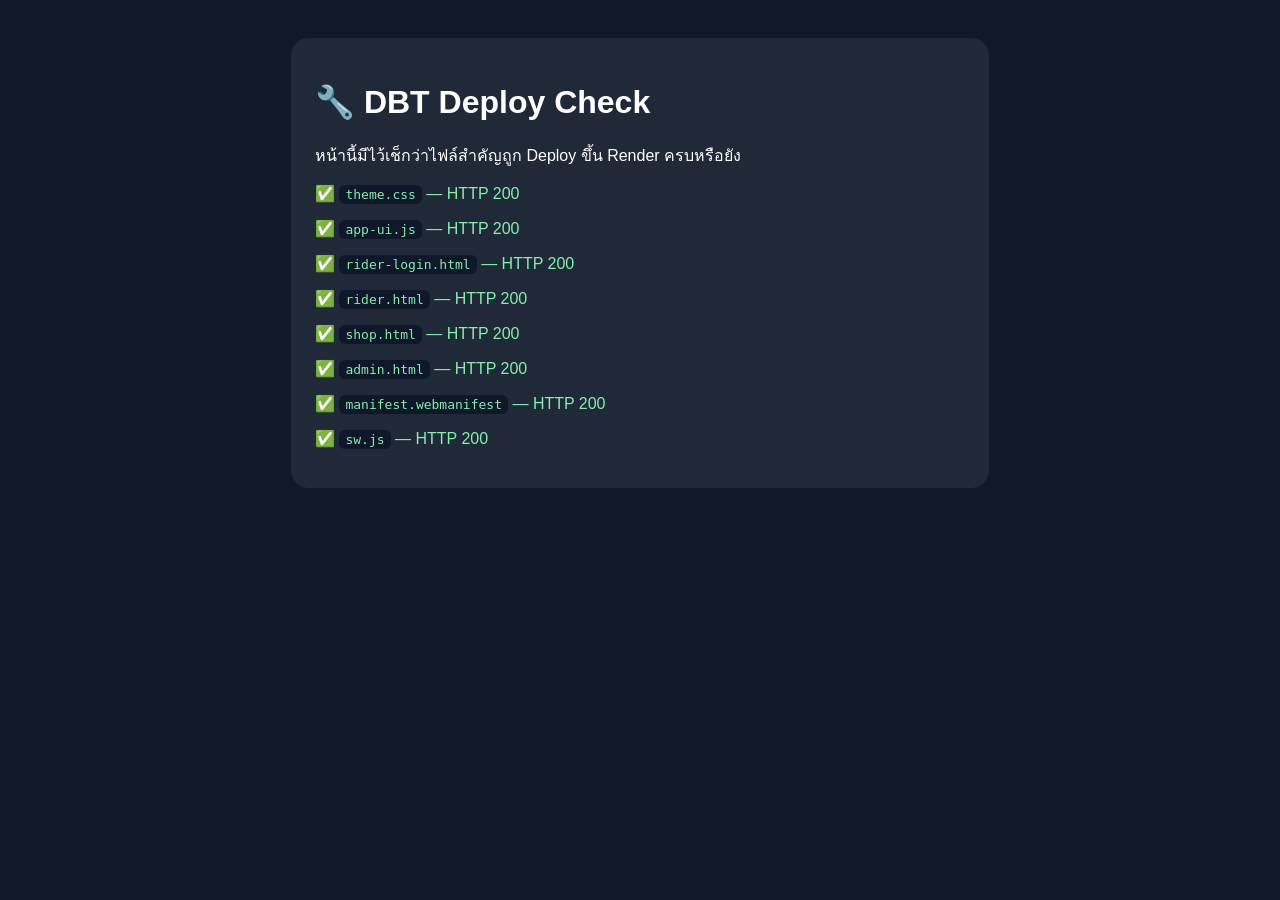
<file: deploy-check.html>
<!doctype html>
<html lang="th">
<head>
<meta charset="utf-8">
<meta name="viewport" content="width=device-width,initial-scale=1">
<title>DBT Deploy Check</title>
<style>
body{font-family:Arial,sans-serif;padding:30px;background:#111827;color:white}
.card{max-width:650px;margin:auto;background:#1f2937;padding:24px;border-radius:18px}
.ok{color:#86efac}.bad{color:#fca5a5}code{background:#0f172a;padding:2px 6px;border-radius:6px}
</style>
</head>
<body>
<div class="card">
<h1>🔧 DBT Deploy Check</h1>
<p>หน้านี้มีไว้เช็กว่าไฟล์สำคัญถูก Deploy ขึ้น Render ครบหรือยัง</p>
<div id="result">กำลังตรวจ...</div>
</div>
<script>
const files=[
 "theme.css",
 "app-ui.js",
 "rider-login.html",
 "rider.html",
 "shop.html",
 "admin.html",
 "manifest.webmanifest",
 "sw.js"
];

(async()=>{
 const out=[];
 for(const file of files){
  try{
   const r=await fetch("./"+file,{cache:"no-store"});
   out.push(`<p class="${r.ok?"ok":"bad"}">${r.ok?"✅":"❌"} <code>${file}</code> — HTTP ${r.status}</p>`);
  }catch(e){
   out.push(`<p class="bad">❌ <code>${file}</code> — โหลดไม่ได้</p>`);
  }
 }
 document.getElementById("result").innerHTML=out.join("");
})();
</script>
</body>
</html>
</file>
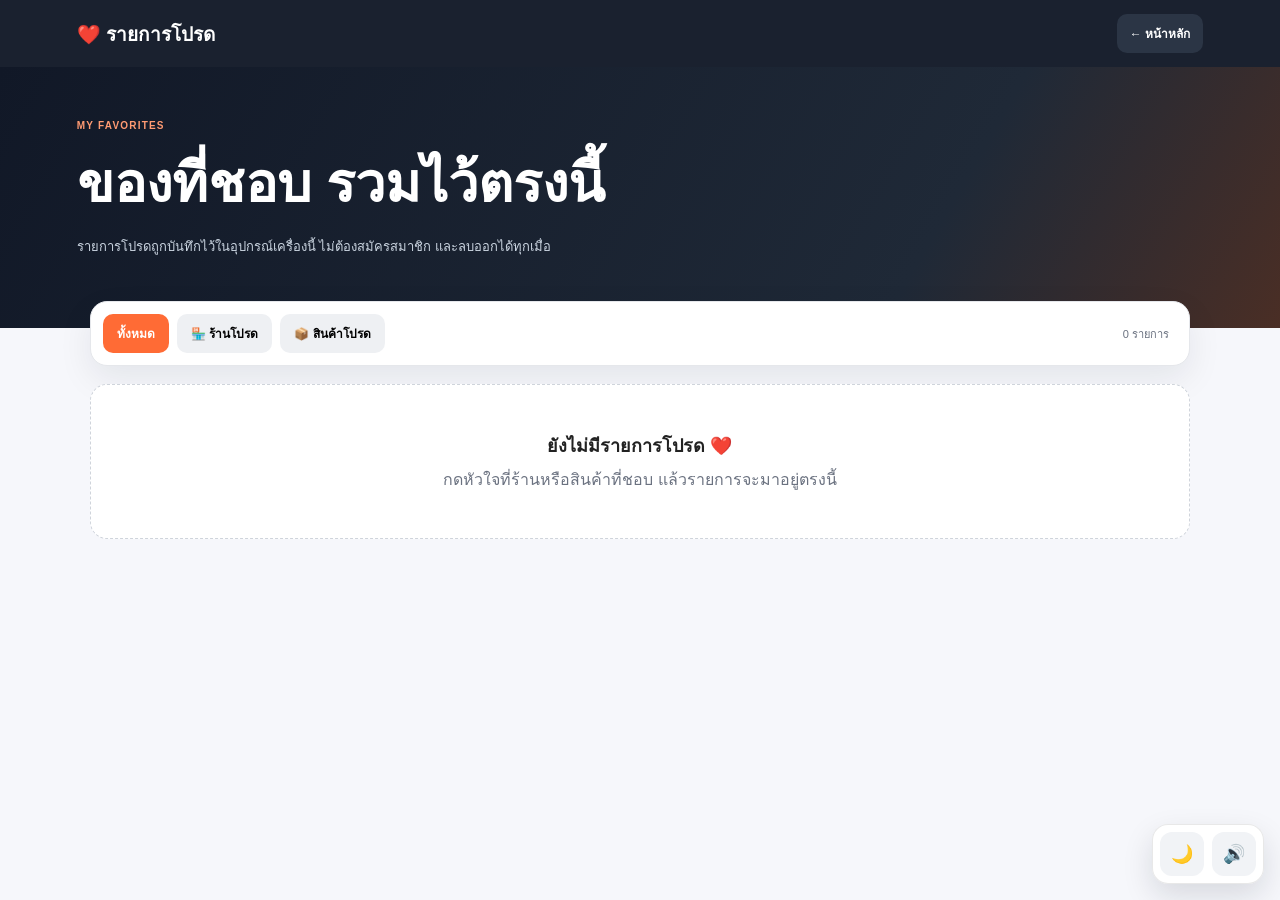
<file: favorites.html>
<!DOCTYPE html>
<html lang="th">
<head>
<meta charset="UTF-8">
<meta name="viewport" content="width=device-width, initial-scale=1.0">
<meta name="theme-color" content="#111827">
<title>รายการโปรด · DBT Multi Shop</title>
<link rel="manifest" href="manifest.webmanifest">
<link rel="apple-touch-icon" href="icon-192.png">
<link rel="stylesheet" href="theme.css">
<style id="dbtEmbeddedTheme">
/* =========================================================
   DBT MULTI SHOP V2 - SHARED THEME / ACCESSIBILITY / MOTION
   ========================================================= */

:root {
  color-scheme: light;
  --ui-bg: #f6f7fb;
  --ui-surface: #ffffff;
  --ui-surface-2: #f7f8fa;
  --ui-text: #171717;
  --ui-muted: #6b7280;
  --ui-line: #e5e7eb;
  --ui-dark: #111827;
  --ui-orange: #ff6b35;
  --ui-shadow: 0 12px 32px rgba(17,24,39,.08);
}

html[data-theme="dark"] {
  color-scheme: dark;
  --ui-bg: #0d1117;
  --ui-surface: #151b24;
  --ui-surface-2: #1b2330;
  --ui-text: #f3f4f6;
  --ui-muted: #a5adba;
  --ui-line: #2b3441;
  --ui-dark: #0b0f15;
  --ui-orange: #ff7a45;
  --ui-shadow: 0 12px 32px rgba(0,0,0,.28);
}

html[data-theme="dark"] body {
  background: radial-gradient(circle at 10% 12%, rgba(255,107,53,.07), transparent 28%), var(--ui-bg) !important;
  color: var(--ui-text) !important;
}

html[data-theme="dark"] .account-card,
html[data-theme="dark"] .summary-card,
html[data-theme="dark"] .order,
html[data-theme="dark"] .shop-card,
html[data-theme="dark"] .feature-card,
html[data-theme="dark"] .quick-stats,
html[data-theme="dark"] .toolbar,
html[data-theme="dark"] .product-card,
html[data-theme="dark"] .cart-panel,
html[data-theme="dark"] .cart-footer,
html[data-theme="dark"] .confirm-card,
html[data-theme="dark"] .success-card,
html[data-theme="dark"] .admin-bar,
html[data-theme="dark"] .product,
html[data-theme="dark"] .modal-box,
html[data-theme="dark"] .stat-card,
html[data-theme="dark"] .loading,
html[data-theme="dark"] .message {
  background: var(--ui-surface) !important;
  color: var(--ui-text) !important;
  border-color: var(--ui-line) !important;
}

html[data-theme="dark"] .search-user,
html[data-theme="dark"] .checkout-form,
html[data-theme="dark"] .image-manager,
html[data-theme="dark"] .order-note,
html[data-theme="dark"] .success-data {
  background: var(--ui-surface-2) !important;
  color: var(--ui-text) !important;
  border-color: var(--ui-line) !important;
}

html[data-theme="dark"] input,
html[data-theme="dark"] textarea,
html[data-theme="dark"] select {
  background: #101720 !important;
  color: var(--ui-text) !important;
  border-color: var(--ui-line) !important;
}

html[data-theme="dark"] .search-box input,
html[data-theme="dark"] .clear-search,
html[data-theme="dark"] .close-button,
html[data-theme="dark"] .confirm-close,
html[data-theme="dark"] .close,
html[data-theme="dark"] .quantity-row button,
html[data-theme="dark"] .remove-image-btn,
html[data-theme="dark"] .cancel {
  background: #222b38 !important;
  color: #f3f4f6 !important;
}

html[data-theme="dark"] .summary-card.highlight,
html[data-theme="dark"] .stat-card.orange {
  background: #2b201c !important;
  border-color: #57311f !important;
}

html[data-theme="dark"] .order-id {
  background: #222b38 !important;
  color: #c6ced9 !important;
}

html[data-theme="dark"] .section-note,
html[data-theme="dark"] .feature-card p,
html[data-theme="dark"] .feature-intro span,
html[data-theme="dark"] .product-count,
html[data-theme="dark"] .meta,
html[data-theme="dark"] .message,
html[data-theme="dark"] .order-meta,
html[data-theme="dark"] .order-date,
html[data-theme="dark"] .account-title span {
  color: var(--ui-muted) !important;
}

/* Small floating controls: clear enough for older users, still compact */
.dbt-ui-tools {
  position: fixed;
  right: 16px;
  bottom: 16px;
  z-index: 1500;
  display: flex;
  gap: 8px;
  padding: 7px;
  border: 1px solid rgba(127,127,127,.18);
  border-radius: 16px;
  background: rgba(255,255,255,.92);
  box-shadow: 0 12px 30px rgba(17,24,39,.13);
  backdrop-filter: blur(12px);
}

html[data-theme="dark"] .dbt-ui-tools {
  background: rgba(21,27,36,.94);
  border-color: rgba(255,255,255,.10);
}

.dbt-ui-tool {
  width: 44px;
  height: 44px;
  border: none;
  border-radius: 12px;
  background: #f1f3f6;
  color: #111827;
  cursor: pointer;
  font-size: 18px;
  display: inline-flex;
  align-items: center;
  justify-content: center;
  transition: transform .18s ease, background .18s ease;
}

html[data-theme="dark"] .dbt-ui-tool {
  background: #222b38;
  color: #f3f4f6;
}

.dbt-ui-tool:hover { transform: translateY(-2px); }
.dbt-ui-tool:focus-visible {
  outline: 3px solid rgba(255,107,53,.28);
  outline-offset: 2px;
}

/* Shared toast */
.dbt-toast {
  position: fixed;
  left: 50%;
  bottom: -90px;
  transform: translateX(-50%);
  z-index: 1800;
  max-width: min(420px, calc(100% - 28px));
  padding: 12px 17px;
  border-radius: 14px;
  background: #111827;
  color: #fff;
  font-size: 12px;
  line-height: 1.45;
  box-shadow: 0 12px 34px rgba(0,0,0,.22);
  opacity: 0;
  transition: bottom .28s ease, opacity .28s ease;
  text-align: center;
}

.dbt-toast.show {
  bottom: 76px;
  opacity: 1;
}

.dbt-toast.success { background: #166534; }
.dbt-toast.error { background: #991b1b; }

/* Favorite control foundation */
.dbt-favorite-btn {
  border: none;
  width: 40px;
  height: 40px;
  border-radius: 50%;
  display: inline-flex;
  align-items: center;
  justify-content: center;
  cursor: pointer;
  background: rgba(255,255,255,.94);
  color: #6b7280;
  box-shadow: 0 5px 16px rgba(0,0,0,.12);
  font-size: 19px;
  transition: transform .18s ease, color .18s ease;
}

.dbt-favorite-btn:hover { transform: scale(1.06); }
.dbt-favorite-btn.active { color: #ef4444; }

/* Generic loading skeleton utility */
.dbt-skeleton {
  position: relative;
  overflow: hidden;
  background: #e9edf2;
  border-radius: 10px;
  color: transparent !important;
}

html[data-theme="dark"] .dbt-skeleton { background: #222b38; }

.dbt-skeleton::after {
  content: "";
  position: absolute;
  inset: 0;
  transform: translateX(-100%);
  background: linear-gradient(90deg, transparent, rgba(255,255,255,.65), transparent);
  animation: dbtShimmer 1.2s infinite;
}

@keyframes dbtShimmer {
  to { transform: translateX(100%); }
}

@keyframes dbtSoftIn {
  from { opacity: 0; transform: translateY(8px); }
  to { opacity: 1; transform: none; }
}

.dbt-animate-in { animation: dbtSoftIn .28s ease both; }

@media (prefers-reduced-motion: reduce) {
  *, *::before, *::after {
    scroll-behavior: auto !important;
    animation-duration: .001ms !important;
    animation-iteration-count: 1 !important;
    transition-duration: .001ms !important;
  }
}

@media (max-width: 650px) {
  .dbt-ui-tools {
    right: 12px;
    bottom: 12px;
  }
  .dbt-ui-tool {
    width: 42px;
    height: 42px;
  }
  .dbt-toast.show { bottom: 68px; }
}


/* =========================================================
   V2 PHASE 2 - HIGHLIGHT SECTIONS
   ========================================================= */
.v2-section {
  margin-top: 68px;
}

.v2-section-head {
  display: flex;
  justify-content: space-between;
  align-items: end;
  gap: 20px;
  margin-bottom: 18px;
}

.v2-section-head small {
  display: block;
  color: var(--ui-orange);
  font-size: 10px;
  font-weight: 800;
  letter-spacing: 1.2px;
  margin-bottom: 5px;
}

.v2-section-head h2 {
  font-size: 27px;
}

.v2-section-head p {
  max-width: 400px;
  color: var(--ui-muted);
  font-size: 12px;
  line-height: 1.6;
}

.v2-mini-grid {
  display: grid;
  grid-template-columns: repeat(4, minmax(0,1fr));
  gap: 14px;
}

.v2-mini-card {
  position: relative;
  overflow: hidden;
  background: var(--ui-surface);
  color: var(--ui-text);
  border: 1px solid var(--ui-line);
  border-radius: 16px;
  box-shadow: var(--ui-shadow);
  min-width: 0;
}

.v2-mini-card img {
  width: 100%;
  aspect-ratio: 1/1;
  object-fit: cover;
  display: block;
  background: #e9edf2;
}

.v2-mini-body {
  padding: 13px;
}

.v2-mini-body strong {
  display: block;
  font-size: 14px;
  line-height: 1.35;
}

.v2-mini-body span {
  display: block;
  color: var(--ui-muted);
  font-size: 11px;
  margin-top: 5px;
}

.v2-mini-link {
  text-decoration: none;
  color: inherit;
}

.v2-badge {
  position: absolute;
  top: 9px;
  left: 9px;
  z-index: 2;
  padding: 6px 9px;
  border-radius: 30px;
  background: #111827;
  color: white;
  font-size: 9px;
  font-weight: 800;
  box-shadow: 0 5px 14px rgba(0,0,0,.14);
}

.v2-badge.hot { background: #dc2626; }
.v2-badge.today { background: #ff6b35; }

.v2-promo {
  margin-top: 62px;
  border-radius: 22px;
  overflow: hidden;
  display: grid;
  grid-template-columns: 1.4fr 1fr;
  background: linear-gradient(120deg,#ff6b35,#ff8d61);
  color: white;
  box-shadow: 0 18px 44px rgba(255,107,53,.18);
}

.v2-promo-main {
  padding: 31px;
}

.v2-promo-main small {
  font-size: 10px;
  font-weight: 800;
  letter-spacing: 1.2px;
  opacity: .85;
}

.v2-promo-main h2 {
  margin-top: 7px;
  font-size: 29px;
}

.v2-promo-code {
  display: inline-flex;
  margin-top: 15px;
  padding: 10px 14px;
  border-radius: 11px;
  background: white;
  color: #d94f1f;
  font-weight: 900;
  letter-spacing: 1px;
  cursor: pointer;
}

.v2-expired {
  padding: 28px;
  display: flex;
  flex-direction: column;
  justify-content: center;
  background: rgba(17,24,39,.16);
}

.v2-expired strong {
  font-size: 18px;
  text-decoration: line-through;
}

.v2-expired span {
  margin-top: 6px;
  font-size: 12px;
  opacity: .86;
}

.v2-empty {
  grid-column: 1/-1;
  padding: 24px;
  border: 1px dashed var(--ui-line);
  border-radius: 15px;
  color: var(--ui-muted);
  text-align: center;
  background: var(--ui-surface);
}

.product-highlight-row {
  display: flex;
  gap: 5px;
  flex-wrap: wrap;
  margin-bottom: 8px;
}

.product-highlight-tag {
  display: inline-block;
  padding: 4px 7px;
  border-radius: 30px;
  font-size: 9px;
  font-weight: 800;
  background: #fff1eb;
  color: #d94f1f;
}

html[data-theme="dark"] .product-highlight-tag {
  background: #332219;
  color: #ff9b73;
}

@media(max-width:800px){
  .v2-mini-grid{grid-template-columns:repeat(2,minmax(0,1fr))}
}

@media(max-width:600px){
  .v2-section{margin-top:48px}
  .v2-section-head{flex-direction:column;align-items:flex-start}
  .v2-section-head h2{font-size:24px}
  .v2-mini-grid{grid-template-columns:repeat(2,minmax(0,1fr));gap:10px}
  .v2-mini-body{padding:10px}
  .v2-promo{grid-template-columns:1fr}
  .v2-promo-main,.v2-expired{padding:23px}
  .v2-promo-main h2{font-size:24px}
}


/* =========================================================
   V2 COUPON / SHIPPING PLAYGROUND
   ========================================================= */

.coupon-panel {
  margin-top: 18px;
  padding: 15px;
  border: 1px solid var(--ui-line);
  border-radius: 15px;
  background: var(--ui-surface-2);
}

.coupon-panel-title {
  display: flex;
  align-items: center;
  justify-content: space-between;
  gap: 12px;
  margin-bottom: 11px;
}

.coupon-panel-title strong {
  font-size: 13px;
}

.coupon-panel-title span {
  color: var(--ui-muted);
  font-size: 10px;
}

.coupon-input-row {
  display: grid;
  grid-template-columns: 1fr auto;
  gap: 8px;
}

.coupon-input-row input {
  width: 100%;
  height: 44px;
  border: 1px solid #d9dde4;
  border-radius: 10px;
  padding: 0 12px;
  outline: none;
  background: var(--ui-surface);
  color: var(--ui-text);
}

.coupon-input-row button {
  border: none;
  border-radius: 10px;
  padding: 0 15px;
  background: var(--ui-dark);
  color: white;
  font-weight: 800;
  cursor: pointer;
}

.active-coupon {
  margin-top: 11px;
  display: none;
  align-items: center;
  justify-content: space-between;
  gap: 10px;
  padding: 10px 11px;
  border-radius: 11px;
  background: #dcfce7;
  color: #166534;
  font-size: 11px;
  font-weight: 700;
}

.active-coupon.show {
  display: flex;
}

.active-coupon button {
  border: none;
  background: transparent;
  color: #166534;
  font-weight: 800;
  cursor: pointer;
}

html[data-theme="dark"] .active-coupon {
  background: #173322;
  color: #86efac;
}

.checkout-breakdown {
  margin-top: 16px;
  border-top: 1px solid var(--ui-line);
  padding-top: 13px;
  display: grid;
  gap: 9px;
}

.checkout-breakdown-line {
  display: flex;
  justify-content: space-between;
  gap: 15px;
  font-size: 12px;
  color: var(--ui-muted);
}

.checkout-breakdown-line strong {
  color: var(--ui-text);
}

.checkout-breakdown-line.discount strong {
  color: #16a34a;
}

.checkout-breakdown-line.shipping strong {
  color: #dc2626;
}

.checkout-final {
  margin-top: 4px;
  padding-top: 10px;
  border-top: 1px dashed var(--ui-line);
  display: flex;
  justify-content: space-between;
  align-items: center;
  font-size: 14px;
  font-weight: 800;
}

.checkout-final strong {
  color: var(--ui-orange);
  font-size: 24px;
}

.promo-claim {
  display: flex;
  gap: 9px;
  align-items: center;
  flex-wrap: wrap;
  margin-top: 15px;
}

.promo-claim button {
  border: none;
  border-radius: 11px;
  padding: 10px 14px;
  background: white;
  color: #d94f1f;
  font-weight: 900;
  cursor: pointer;
}

.promo-claim small {
  font-size: 10px;
  opacity: .9;
}

@media(max-width:600px){
  .coupon-input-row {
    grid-template-columns: 1fr;
  }
  .coupon-input-row button {
    min-height: 44px;
  }
}

</style>


<style>
*{box-sizing:border-box;margin:0;padding:0}
:root{--dark:#111827;--orange:#ff6b35;--bg:#f6f7fb;--line:#e5e7eb;--muted:#6b7280}
body{font-family:Arial,"Noto Sans Thai",sans-serif;background:var(--bg);color:#171717}
header{
position:sticky;top:0;z-index:100;display:flex;justify-content:space-between;align-items:center;gap:15px;
padding:14px 6%;background:rgba(17,24,39,.96);backdrop-filter:blur(14px);color:white
}
header h1{font-size:19px}
.back{color:white;text-decoration:none;background:#2b3545;padding:10px 13px;border-radius:10px;font-size:12px;font-weight:800}
.hero{padding:48px 6% 70px;background:linear-gradient(120deg,#111827,#1f2937 72%,#4a2e25);color:white}
.hero small{color:#ff9b73;font-weight:800;letter-spacing:1.2px;font-size:10px}
.hero h2{font-size:clamp(34px,5vw,54px);margin-top:7px}
.hero p{max-width:620px;color:#cbd5e1;font-size:13px;line-height:1.7;margin-top:10px}
.container{width:min(1100px,92%);margin:-27px auto 70px;position:relative;z-index:5}
.toolbar{
background:white;border:1px solid var(--line);border-radius:17px;padding:12px;display:flex;gap:8px;
flex-wrap:wrap;box-shadow:0 13px 34px rgba(17,24,39,.08)
}
.tab{border:none;border-radius:10px;padding:10px 14px;background:#eef0f3;font-weight:800;font-size:12px;cursor:pointer}
.tab.active{background:var(--orange);color:white}
.count{margin-left:auto;display:flex;align-items:center;color:var(--muted);font-size:11px;padding:0 8px}
.grid{display:grid;grid-template-columns:repeat(4,1fr);gap:15px;margin-top:18px}
.card{position:relative;background:white;border:1px solid var(--line);border-radius:17px;overflow:hidden;box-shadow:0 7px 20px rgba(17,24,39,.045)}
.card img{width:100%;aspect-ratio:1/1;object-fit:cover;display:block;background:#eee}
.card-body{padding:13px}
.card-type{font-size:9px;font-weight:800;color:var(--orange);letter-spacing:1px}
.card h3{font-size:15px;margin-top:5px}
.card p{color:var(--muted);font-size:10px;margin-top:5px;line-height:1.5}
.card-actions{display:grid;grid-template-columns:1fr auto;gap:7px;margin-top:11px}
.open-btn{
display:flex;align-items:center;justify-content:center;text-decoration:none;background:var(--dark);color:white;
border-radius:9px;padding:9px;font-size:11px;font-weight:800
}
.remove-btn{border:none;border-radius:9px;background:#fee2e2;color:#b91c1c;padding:0 11px;font-weight:800;cursor:pointer}
.empty{
grid-column:1/-1;background:white;border:1px dashed #cfd4db;border-radius:17px;padding:46px 20px;
text-align:center;color:var(--muted)
}
.empty strong{display:block;color:#222;font-size:18px;margin-bottom:7px}
html[data-theme="dark"] .toolbar,
html[data-theme="dark"] .card,
html[data-theme="dark"] .empty{
background:var(--ui-surface)!important;border-color:var(--ui-line)!important;color:var(--ui-text)!important
}
html[data-theme="dark"] .tab{background:#222b38;color:#f3f4f6}
html[data-theme="dark"] .tab.active{background:var(--ui-orange);color:white}
html[data-theme="dark"] .empty strong{color:white}
@media(max-width:850px){.grid{grid-template-columns:repeat(3,1fr)}}
@media(max-width:620px){
header{padding:12px 14px}.hero{padding:38px 18px 60px}.container{width:calc(100% - 28px)}
.grid{grid-template-columns:repeat(2,minmax(0,1fr));gap:10px}.card-body{padding:10px}.count{width:100%;margin-left:0}
}
</style>
</head>

<body>

<header>
<h1>❤️ รายการโปรด</h1>
<a href="home.html" class="back">← หน้าหลัก</a>
</header>

<section class="hero">
<small>MY FAVORITES</small>
<h2>ของที่ชอบ รวมไว้ตรงนี้</h2>
<p>รายการโปรดถูกบันทึกไว้ในอุปกรณ์เครื่องนี้ ไม่ต้องสมัครสมาชิก และลบออกได้ทุกเมื่อ</p>
</section>

<main class="container">

<section class="toolbar">
<button class="tab active" onclick="setFilter('all',this)">ทั้งหมด</button>
<button class="tab" onclick="setFilter('shop',this)">🏪 ร้านโปรด</button>
<button class="tab" onclick="setFilter('product',this)">📦 สินค้าโปรด</button>
<div class="count" id="favoriteCount">0 รายการ</div>
</section>

<section id="favoriteGrid" class="grid">
<div class="empty">กำลังโหลดรายการโปรด...</div>
</section>

</main>
<script id="dbtEmbeddedUI">
/* =========================================================
   DBT MULTI SHOP V2 - SHARED UI ENGINE
   Theme / Sound / Toast / Favorites / Recently Viewed
   ========================================================= */

(function () {
  "use strict";

  const KEYS = {
    theme: "dbt_theme",
    sound: "dbt_sound",
    favorites: "dbt_favorites_v1",
    recent: "dbt_recent_v1"
  };

  const safeJSON = (raw, fallback) => {
    try { return JSON.parse(raw); }
    catch (_) { return fallback; }
  };

  const storage = {
    get(key, fallback = null) {
      try {
        const value = localStorage.getItem(key);
        return value === null ? fallback : value;
      } catch (_) { return fallback; }
    },
    set(key, value) {
      try { localStorage.setItem(key, value); }
      catch (_) {}
    }
  };

  /* -------------------------
     THEME
  ------------------------- */

  const theme = {
    get() {
      const saved = storage.get(KEYS.theme);
      if (saved === "dark" || saved === "light") return saved;

      return window.matchMedia &&
        window.matchMedia("(prefers-color-scheme: dark)").matches
        ? "dark"
        : "light";
    },

    apply(value) {
      const next = value === "dark" ? "dark" : "light";
      document.documentElement.dataset.theme = next;
      storage.set(KEYS.theme, next);

      const meta = document.querySelector('meta[name="theme-color"]');
      if (meta) meta.setAttribute("content", next === "dark" ? "#0d1117" : "#111827");

      const btn = document.getElementById("dbtThemeToggle");
      if (btn) {
        btn.textContent = next === "dark" ? "☀️" : "🌙";
        btn.setAttribute(
          "aria-label",
          next === "dark" ? "เปลี่ยนเป็นโหมดสว่าง" : "เปลี่ยนเป็นโหมดมืด"
        );
        btn.title = next === "dark" ? "โหมดสว่าง" : "โหมดมืด";
      }

      window.dispatchEvent(new CustomEvent("dbt:theme", { detail: { theme: next } }));
    },

    toggle() {
      this.apply(this.get() === "dark" ? "light" : "dark");
    }
  };

  /* -------------------------
     SOUND
  ------------------------- */

  const sound = {
    enabled() {
      return storage.get(KEYS.sound, "on") !== "off";
    },

    set(enabled) {
      storage.set(KEYS.sound, enabled ? "on" : "off");
      this.syncButton();
    },

    toggle() {
      this.set(!this.enabled());
      toast(this.enabled() ? "เปิดเสียงแล้ว 🔊" : "ปิดเสียงแล้ว 🔇");
      if (this.enabled()) this.play("tap");
    },

    syncButton() {
      const btn = document.getElementById("dbtSoundToggle");
      if (!btn) return;

      btn.textContent = this.enabled() ? "🔊" : "🔇";
      btn.setAttribute(
        "aria-label",
        this.enabled() ? "ปิดเสียงเอฟเฟกต์" : "เปิดเสียงเอฟเฟกต์"
      );
      btn.title = this.enabled() ? "ปิดเสียง" : "เปิดเสียง";
    },

    play(type = "tap") {
      if (!this.enabled()) return;

      try {
        const AudioContext = window.AudioContext || window.webkitAudioContext;
        if (!AudioContext) return;

        const ctx = new AudioContext();
        const osc = ctx.createOscillator();
        const gain = ctx.createGain();

        const config = {
          tap: [520, .045, .035],
          favorite: [660, .07, .04],
          success: [760, .12, .045],
          remove: [320, .05, .03]
        }[type] || [520, .045, .035];

        osc.type = "sine";
        osc.frequency.value = config[0];

        gain.gain.setValueAtTime(config[2], ctx.currentTime);
        gain.gain.exponentialRampToValueAtTime(.0001, ctx.currentTime + config[1]);

        osc.connect(gain);
        gain.connect(ctx.destination);

        osc.start();
        osc.stop(ctx.currentTime + config[1]);
        osc.onended = () => ctx.close();
      } catch (_) {}
    }
  };

  /* -------------------------
     TOAST
  ------------------------- */

  let toastTimer = null;

  function ensureToast() {
    let el = document.getElementById("dbtGlobalToast");

    if (!el) {
      el = document.createElement("div");
      el.id = "dbtGlobalToast";
      el.className = "dbt-toast";
      el.setAttribute("role", "status");
      el.setAttribute("aria-live", "polite");
      document.body.appendChild(el);
    }

    return el;
  }

  function toast(message, type = "") {
    const el = ensureToast();

    clearTimeout(toastTimer);
    el.textContent = String(message || "");
    el.className = `dbt-toast ${type}`.trim();

    requestAnimationFrame(() => el.classList.add("show"));

    toastTimer = setTimeout(() => {
      el.classList.remove("show");
    }, 1900);
  }

  /* -------------------------
     FAVORITES
     item = {type:"shop"|"product", id, name, image, ...}
  ------------------------- */

  const favorites = {
    all() {
      return safeJSON(storage.get(KEYS.favorites, "[]"), []);
    },

    save(items) {
      storage.set(KEYS.favorites, JSON.stringify(items));
      window.dispatchEvent(new CustomEvent("dbt:favorites", { detail: { items } }));
    },

    has(type, id) {
      return this.all().some(
        item => item.type === String(type) && String(item.id) === String(id)
      );
    },

    toggle(item) {
      if (!item || !item.type || item.id === undefined || item.id === null) return false;

      const items = this.all();
      const index = items.findIndex(
        x => x.type === String(item.type) && String(x.id) === String(item.id)
      );

      let active;

      if (index >= 0) {
        items.splice(index, 1);
        active = false;
        sound.play("remove");
      } else {
        items.unshift({
          ...item,
          type: String(item.type),
          id: String(item.id),
          saved_at: new Date().toISOString()
        });
        active = true;
        sound.play("favorite");
      }

      this.save(items.slice(0, 100));
      toast(active ? `เพิ่ม ${item.name || "รายการ"} ในรายการโปรด ❤️` : `นำ ${item.name || "รายการ"} ออกจากรายการโปรด`);

      return active;
    },

    byType(type) {
      return this.all().filter(item => item.type === String(type));
    }
  };

  /* -------------------------
     RECENTLY VIEWED
  ------------------------- */

  const recent = {
    all() {
      return safeJSON(storage.get(KEYS.recent, "[]"), []);
    },

    add(item) {
      if (!item || !item.type || item.id === undefined || item.id === null) return;

      let items = this.all().filter(
        x => !(x.type === String(item.type) && String(x.id) === String(item.id))
      );

      items.unshift({
        ...item,
        type: String(item.type),
        id: String(item.id),
        viewed_at: new Date().toISOString()
      });

      items = items.slice(0, 20);
      storage.set(KEYS.recent, JSON.stringify(items));
      window.dispatchEvent(new CustomEvent("dbt:recent", { detail: { items } }));
    },

    byType(type) {
      return this.all().filter(item => item.type === String(type));
    },

    clear() {
      storage.set(KEYS.recent, "[]");
      window.dispatchEvent(new CustomEvent("dbt:recent", { detail: { items: [] } }));
    }
  };

  /* -------------------------
     ACCESSIBLE FLOATING CONTROLS
  ------------------------- */

  function injectTools() {
    if (document.getElementById("dbtUiTools")) return;

    const wrap = document.createElement("div");
    wrap.className = "dbt-ui-tools";
    wrap.id = "dbtUiTools";
    wrap.innerHTML = `
      <button type="button" class="dbt-ui-tool" id="dbtThemeToggle" aria-label="เปลี่ยนธีม">🌙</button>
      <button type="button" class="dbt-ui-tool" id="dbtSoundToggle" aria-label="เปิดหรือปิดเสียง">🔊</button>
    `;

    document.body.appendChild(wrap);

    document.getElementById("dbtThemeToggle").addEventListener("click", () => {
      theme.toggle();
      sound.play("tap");
    });

    document.getElementById("dbtSoundToggle").addEventListener("click", () => {
      sound.toggle();
    });

    theme.apply(theme.get());
    sound.syncButton();
  }

  function init() {
    theme.apply(theme.get());

    if (document.readyState === "loading") {
      document.addEventListener("DOMContentLoaded", injectTools, { once: true });
    } else {
      injectTools();
    }
  }

  window.DBTUI = {
    init,
    theme,
    sound,
    toast,
    favorites,
    recent,
    storage
  };

  init();
})();

</script>
<script>
const API_URL =
"https://script.google.com/macros/s/AKfycbzialSfP1raLPbLYIt7VNCYx4znrmq5-fnKbwEGkIbsnxy95fzFOnwgXFyexywvTGXr/exec";

let filterType="all";
let liveShops=[];
let liveProducts=[];

async function loadReferenceData(){
 try{
  const [shopsResponse,productsResponse]=await Promise.all([
   fetch(`${API_URL}?action=shops`),
   fetch(`${API_URL}?action=products`)
  ]);

  const shopsResult=await shopsResponse.json();
  const productsResult=await productsResponse.json();

  liveShops=shopsResult.success&&Array.isArray(shopsResult.data)
   ?shopsResult.data:[];
  liveProducts=productsResult.success&&Array.isArray(productsResult.data)
   ?productsResult.data:[];

 }catch(error){
  console.warn("Reference data unavailable:",error);
 }
}

function refreshedFavorite(item){
 if(item.type==="shop"){
  const shop=liveShops.find(s=>String(s.shop_id)===String(item.id));
  if(shop){
   return {...item,name:shop.shop_name,image:shop.image,active:shop.active,description:shop.description||""};
  }
 }

 if(item.type==="product"){
  const product=liveProducts.find(p=>String(p.product_id)===String(item.id));
  if(product){
   const shop=liveShops.find(s=>String(s.shop_id)===String(product.shop_id));
   return {
    ...item,
    name:product.name,
    image:product.image,
    price:Number(product.price||0),
    shop_id:product.shop_id,
    shop_name:shop?shop.shop_name:(item.shop_name||product.shop_id),
    active:product.active
   };
  }
 }

 return item;
}

function isEnabled(value){
 return value===undefined||
        value===true||
        String(value).toUpperCase()==="TRUE";
}

function renderFavorites(){
 const grid=document.getElementById("favoriteGrid");

 if(!window.DBTUI){
  grid.innerHTML=`<div class="empty"><strong>โหลดระบบรายการโปรดไม่สำเร็จ</strong>ตรวจสอบไฟล์ app-ui.js</div>`;
  return;
 }

 let items=DBTUI.favorites.all().map(refreshedFavorite);

 if(filterType!=="all"){
  items=items.filter(item=>item.type===filterType);
 }

 document.getElementById("favoriteCount").textContent=`${items.length} รายการ`;

 if(!items.length){
  grid.innerHTML=`
   <div class="empty">
    <strong>ยังไม่มีรายการโปรด ❤️</strong>
    กดหัวใจที่ร้านหรือสินค้าที่ชอบ แล้วรายการจะมาอยู่ตรงนี้
   </div>`;
  return;
 }

 grid.innerHTML=items.map(item=>{
  const isShop=item.type==="shop";
  const href=isShop
   ?`shop.html?shop_id=${encodeURIComponent(item.id)}&shop_name=${encodeURIComponent(item.name||"ร้านค้า")}`
   :`shop.html?shop_id=${encodeURIComponent(item.shop_id||"")}&shop_name=${encodeURIComponent(item.shop_name||item.shop_id||"ร้านค้า")}`;

  const enabled=isEnabled(item.active);

  return `
   <article class="card dbt-animate-in">
    <img
     src="${item.image||'https://placehold.co/600x600?text=Favorite'}"
     alt="${item.name||'รายการโปรด'}"
     onerror="this.src='https://placehold.co/600x600?text=Favorite'"
    >

    <div class="card-body">
     <div class="card-type">${isShop?"FAVORITE SHOP":"FAVORITE PRODUCT"}</div>
     <h3>${item.name||"-"}</h3>

     <p>
      ${isShop
       ?`${enabled?"🟢 เปิดร้าน":"🔴 ปิดร้าน"}${item.description?` · ${item.description}`:""}`
       :`${item.shop_name||item.shop_id||"ร้านค้า"} · ฿${Number(item.price||0).toLocaleString()}${enabled?"":" · ปิดขาย"}`
      }
     </p>

     <div class="card-actions">
      <a class="open-btn" href="${href}">${isShop?"เข้าร้าน":"ดูสินค้า"} →</a>
      <button class="remove-btn" onclick="removeFavorite('${item.type}','${String(item.id)}')" title="นำออกจากรายการโปรด">♥</button>
     </div>
    </div>
   </article>`;
 }).join("");
}

function removeFavorite(type,id){
 if(!window.DBTUI)return;

 const item=DBTUI.favorites.all().find(
  x=>x.type===type&&String(x.id)===String(id)
 );

 if(item){
  DBTUI.favorites.toggle(item);
  renderFavorites();
 }
}

function setFilter(type,button){
 filterType=type;
 document.querySelectorAll(".tab").forEach(tab=>tab.classList.remove("active"));
 button.classList.add("active");
 renderFavorites();
}

window.addEventListener("dbt:favorites",renderFavorites);

async function startFavorites(){
 await loadReferenceData();
 renderFavorites();
}

startFavorites();
</script>
<script src="app-pwa.js"></script>
</body>
</html>
</file>
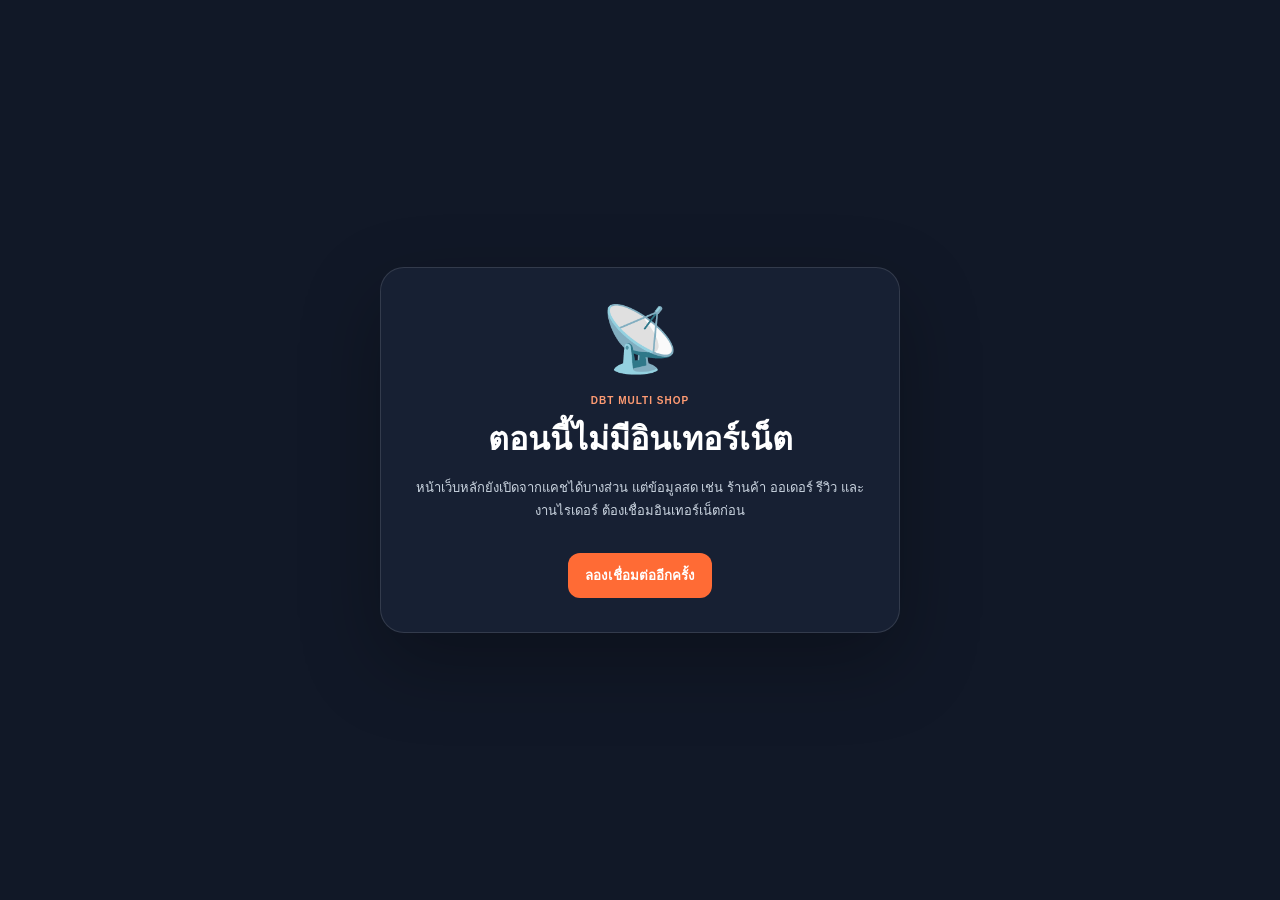
<file: offline.html>
<!doctype html>
<html lang="th">
<head>
<meta charset="utf-8">
<meta name="viewport" content="width=device-width,initial-scale=1">
<meta name="theme-color" content="#111827">
<title>ออฟไลน์ · DBT Multi Shop</title>
<style>
*{box-sizing:border-box}body{margin:0;min-height:100vh;display:grid;place-items:center;padding:24px;background:#111827;color:white;font-family:Arial,"Noto Sans Thai",sans-serif}
.card{width:min(520px,100%);padding:34px;border:1px solid rgba(255,255,255,.12);border-radius:24px;background:#172033;box-shadow:0 30px 80px rgba(0,0,0,.28);text-align:center}
.icon{font-size:64px}.tag{margin-top:18px;color:#ff9b73;font-size:10px;font-weight:900;letter-spacing:1px}
h1{margin:7px 0 0;font-size:32px}p{color:#cbd5e1;line-height:1.7;font-size:13px}
button{margin-top:18px;border:0;border-radius:12px;background:#ff6b35;color:#fff;padding:12px 17px;font-weight:900;cursor:pointer}
</style>
</head>
<body>
<div class="card">
<div class="icon">📡</div>
<div class="tag">DBT MULTI SHOP</div>
<h1>ตอนนี้ไม่มีอินเทอร์เน็ต</h1>
<p>หน้าเว็บหลักยังเปิดจากแคชได้บางส่วน แต่ข้อมูลสด เช่น ร้านค้า ออเดอร์ รีวิว และงานไรเดอร์ ต้องเชื่อมอินเทอร์เน็ตก่อน</p>
<button onclick="location.reload()">ลองเชื่อมต่ออีกครั้ง</button>
</div>
</body>
</html>
</file>
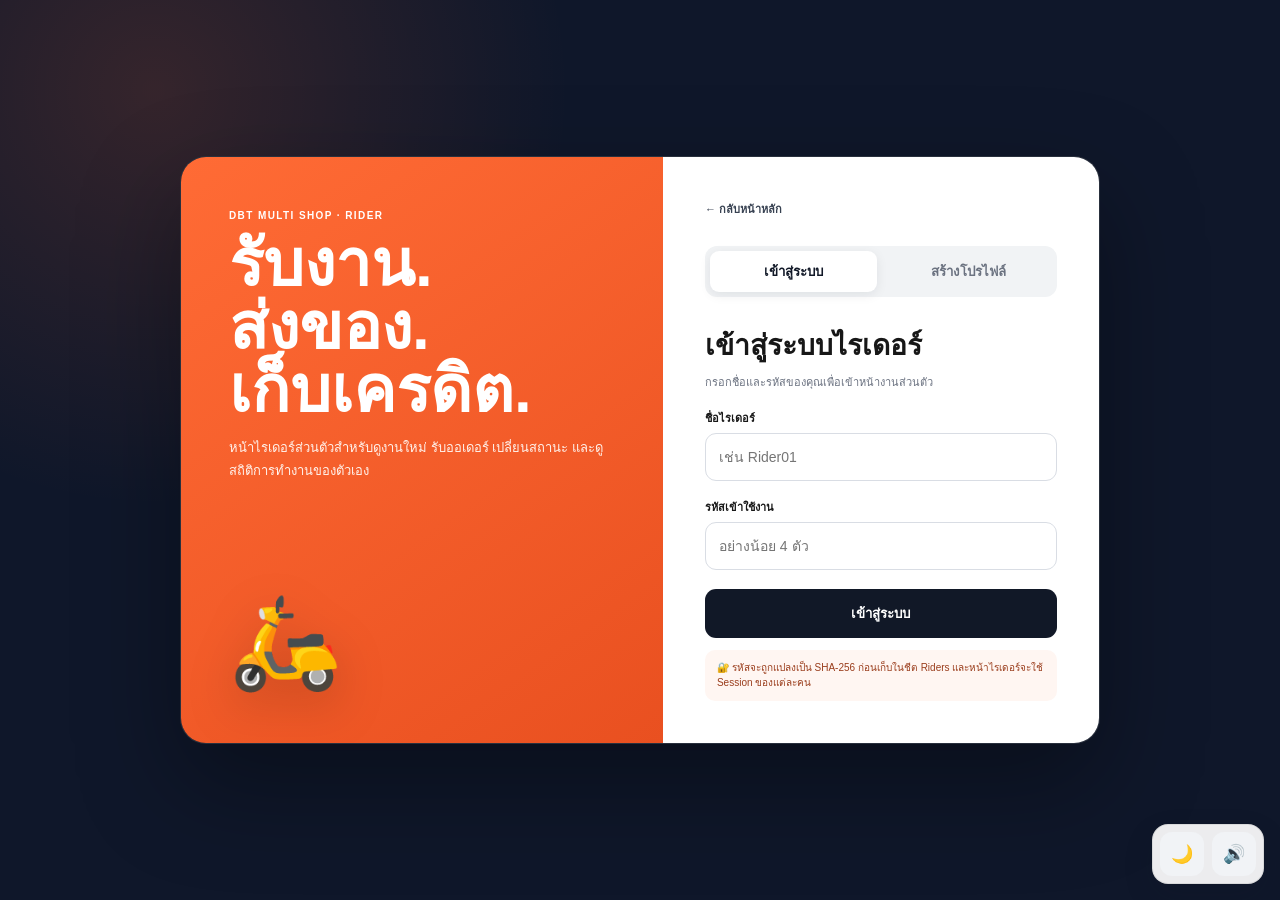
<file: rider-login.html>
<!DOCTYPE html>
<html lang="th">
<head>
<meta charset="UTF-8">
<meta name="viewport" content="width=device-width, initial-scale=1.0">
<meta name="theme-color" content="#111827">
<title>เข้าสู่ระบบไรเดอร์ · DBT Multi Shop</title>
<link rel="stylesheet" href="theme.css">
<style id="dbtEmbeddedTheme">
/* =========================================================
   DBT MULTI SHOP V2 - SHARED THEME / ACCESSIBILITY / MOTION
   ========================================================= */

:root {
  color-scheme: light;
  --ui-bg: #f6f7fb;
  --ui-surface: #ffffff;
  --ui-surface-2: #f7f8fa;
  --ui-text: #171717;
  --ui-muted: #6b7280;
  --ui-line: #e5e7eb;
  --ui-dark: #111827;
  --ui-orange: #ff6b35;
  --ui-shadow: 0 12px 32px rgba(17,24,39,.08);
}

html[data-theme="dark"] {
  color-scheme: dark;
  --ui-bg: #0d1117;
  --ui-surface: #151b24;
  --ui-surface-2: #1b2330;
  --ui-text: #f3f4f6;
  --ui-muted: #a5adba;
  --ui-line: #2b3441;
  --ui-dark: #0b0f15;
  --ui-orange: #ff7a45;
  --ui-shadow: 0 12px 32px rgba(0,0,0,.28);
}

html[data-theme="dark"] body {
  background: radial-gradient(circle at 10% 12%, rgba(255,107,53,.07), transparent 28%), var(--ui-bg) !important;
  color: var(--ui-text) !important;
}

html[data-theme="dark"] .account-card,
html[data-theme="dark"] .summary-card,
html[data-theme="dark"] .order,
html[data-theme="dark"] .shop-card,
html[data-theme="dark"] .feature-card,
html[data-theme="dark"] .quick-stats,
html[data-theme="dark"] .toolbar,
html[data-theme="dark"] .product-card,
html[data-theme="dark"] .cart-panel,
html[data-theme="dark"] .cart-footer,
html[data-theme="dark"] .confirm-card,
html[data-theme="dark"] .success-card,
html[data-theme="dark"] .admin-bar,
html[data-theme="dark"] .product,
html[data-theme="dark"] .modal-box,
html[data-theme="dark"] .stat-card,
html[data-theme="dark"] .loading,
html[data-theme="dark"] .message {
  background: var(--ui-surface) !important;
  color: var(--ui-text) !important;
  border-color: var(--ui-line) !important;
}

html[data-theme="dark"] .search-user,
html[data-theme="dark"] .checkout-form,
html[data-theme="dark"] .image-manager,
html[data-theme="dark"] .order-note,
html[data-theme="dark"] .success-data {
  background: var(--ui-surface-2) !important;
  color: var(--ui-text) !important;
  border-color: var(--ui-line) !important;
}

html[data-theme="dark"] input,
html[data-theme="dark"] textarea,
html[data-theme="dark"] select {
  background: #101720 !important;
  color: var(--ui-text) !important;
  border-color: var(--ui-line) !important;
}

html[data-theme="dark"] .search-box input,
html[data-theme="dark"] .clear-search,
html[data-theme="dark"] .close-button,
html[data-theme="dark"] .confirm-close,
html[data-theme="dark"] .close,
html[data-theme="dark"] .quantity-row button,
html[data-theme="dark"] .remove-image-btn,
html[data-theme="dark"] .cancel {
  background: #222b38 !important;
  color: #f3f4f6 !important;
}

html[data-theme="dark"] .summary-card.highlight,
html[data-theme="dark"] .stat-card.orange {
  background: #2b201c !important;
  border-color: #57311f !important;
}

html[data-theme="dark"] .order-id {
  background: #222b38 !important;
  color: #c6ced9 !important;
}

html[data-theme="dark"] .section-note,
html[data-theme="dark"] .feature-card p,
html[data-theme="dark"] .feature-intro span,
html[data-theme="dark"] .product-count,
html[data-theme="dark"] .meta,
html[data-theme="dark"] .message,
html[data-theme="dark"] .order-meta,
html[data-theme="dark"] .order-date,
html[data-theme="dark"] .account-title span {
  color: var(--ui-muted) !important;
}

/* Small floating controls: clear enough for older users, still compact */
.dbt-ui-tools {
  position: fixed;
  right: 16px;
  bottom: 16px;
  z-index: 1500;
  display: flex;
  gap: 8px;
  padding: 7px;
  border: 1px solid rgba(127,127,127,.18);
  border-radius: 16px;
  background: rgba(255,255,255,.92);
  box-shadow: 0 12px 30px rgba(17,24,39,.13);
  backdrop-filter: blur(12px);
}

html[data-theme="dark"] .dbt-ui-tools {
  background: rgba(21,27,36,.94);
  border-color: rgba(255,255,255,.10);
}

.dbt-ui-tool {
  width: 44px;
  height: 44px;
  border: none;
  border-radius: 12px;
  background: #f1f3f6;
  color: #111827;
  cursor: pointer;
  font-size: 18px;
  display: inline-flex;
  align-items: center;
  justify-content: center;
  transition: transform .18s ease, background .18s ease;
}

html[data-theme="dark"] .dbt-ui-tool {
  background: #222b38;
  color: #f3f4f6;
}

.dbt-ui-tool:hover { transform: translateY(-2px); }
.dbt-ui-tool:focus-visible {
  outline: 3px solid rgba(255,107,53,.28);
  outline-offset: 2px;
}

/* Shared toast */
.dbt-toast {
  position: fixed;
  left: 50%;
  bottom: -90px;
  transform: translateX(-50%);
  z-index: 1800;
  max-width: min(420px, calc(100% - 28px));
  padding: 12px 17px;
  border-radius: 14px;
  background: #111827;
  color: #fff;
  font-size: 12px;
  line-height: 1.45;
  box-shadow: 0 12px 34px rgba(0,0,0,.22);
  opacity: 0;
  transition: bottom .28s ease, opacity .28s ease;
  text-align: center;
}

.dbt-toast.show {
  bottom: 76px;
  opacity: 1;
}

.dbt-toast.success { background: #166534; }
.dbt-toast.error { background: #991b1b; }

/* Favorite control foundation */
.dbt-favorite-btn {
  border: none;
  width: 40px;
  height: 40px;
  border-radius: 50%;
  display: inline-flex;
  align-items: center;
  justify-content: center;
  cursor: pointer;
  background: rgba(255,255,255,.94);
  color: #6b7280;
  box-shadow: 0 5px 16px rgba(0,0,0,.12);
  font-size: 19px;
  transition: transform .18s ease, color .18s ease;
}

.dbt-favorite-btn:hover { transform: scale(1.06); }
.dbt-favorite-btn.active { color: #ef4444; }

/* Generic loading skeleton utility */
.dbt-skeleton {
  position: relative;
  overflow: hidden;
  background: #e9edf2;
  border-radius: 10px;
  color: transparent !important;
}

html[data-theme="dark"] .dbt-skeleton { background: #222b38; }

.dbt-skeleton::after {
  content: "";
  position: absolute;
  inset: 0;
  transform: translateX(-100%);
  background: linear-gradient(90deg, transparent, rgba(255,255,255,.65), transparent);
  animation: dbtShimmer 1.2s infinite;
}

@keyframes dbtShimmer {
  to { transform: translateX(100%); }
}

@keyframes dbtSoftIn {
  from { opacity: 0; transform: translateY(8px); }
  to { opacity: 1; transform: none; }
}

.dbt-animate-in { animation: dbtSoftIn .28s ease both; }

@media (prefers-reduced-motion: reduce) {
  *, *::before, *::after {
    scroll-behavior: auto !important;
    animation-duration: .001ms !important;
    animation-iteration-count: 1 !important;
    transition-duration: .001ms !important;
  }
}

@media (max-width: 650px) {
  .dbt-ui-tools {
    right: 12px;
    bottom: 12px;
  }
  .dbt-ui-tool {
    width: 42px;
    height: 42px;
  }
  .dbt-toast.show { bottom: 68px; }
}


/* =========================================================
   V2 PHASE 2 - HIGHLIGHT SECTIONS
   ========================================================= */
.v2-section {
  margin-top: 68px;
}

.v2-section-head {
  display: flex;
  justify-content: space-between;
  align-items: end;
  gap: 20px;
  margin-bottom: 18px;
}

.v2-section-head small {
  display: block;
  color: var(--ui-orange);
  font-size: 10px;
  font-weight: 800;
  letter-spacing: 1.2px;
  margin-bottom: 5px;
}

.v2-section-head h2 {
  font-size: 27px;
}

.v2-section-head p {
  max-width: 400px;
  color: var(--ui-muted);
  font-size: 12px;
  line-height: 1.6;
}

.v2-mini-grid {
  display: grid;
  grid-template-columns: repeat(4, minmax(0,1fr));
  gap: 14px;
}

.v2-mini-card {
  position: relative;
  overflow: hidden;
  background: var(--ui-surface);
  color: var(--ui-text);
  border: 1px solid var(--ui-line);
  border-radius: 16px;
  box-shadow: var(--ui-shadow);
  min-width: 0;
}

.v2-mini-card img {
  width: 100%;
  aspect-ratio: 1/1;
  object-fit: cover;
  display: block;
  background: #e9edf2;
}

.v2-mini-body {
  padding: 13px;
}

.v2-mini-body strong {
  display: block;
  font-size: 14px;
  line-height: 1.35;
}

.v2-mini-body span {
  display: block;
  color: var(--ui-muted);
  font-size: 11px;
  margin-top: 5px;
}

.v2-mini-link {
  text-decoration: none;
  color: inherit;
}

.v2-badge {
  position: absolute;
  top: 9px;
  left: 9px;
  z-index: 2;
  padding: 6px 9px;
  border-radius: 30px;
  background: #111827;
  color: white;
  font-size: 9px;
  font-weight: 800;
  box-shadow: 0 5px 14px rgba(0,0,0,.14);
}

.v2-badge.hot { background: #dc2626; }
.v2-badge.today { background: #ff6b35; }

.v2-promo {
  margin-top: 62px;
  border-radius: 22px;
  overflow: hidden;
  display: grid;
  grid-template-columns: 1.4fr 1fr;
  background: linear-gradient(120deg,#ff6b35,#ff8d61);
  color: white;
  box-shadow: 0 18px 44px rgba(255,107,53,.18);
}

.v2-promo-main {
  padding: 31px;
}

.v2-promo-main small {
  font-size: 10px;
  font-weight: 800;
  letter-spacing: 1.2px;
  opacity: .85;
}

.v2-promo-main h2 {
  margin-top: 7px;
  font-size: 29px;
}

.v2-promo-code {
  display: inline-flex;
  margin-top: 15px;
  padding: 10px 14px;
  border-radius: 11px;
  background: white;
  color: #d94f1f;
  font-weight: 900;
  letter-spacing: 1px;
  cursor: pointer;
}

.v2-expired {
  padding: 28px;
  display: flex;
  flex-direction: column;
  justify-content: center;
  background: rgba(17,24,39,.16);
}

.v2-expired strong {
  font-size: 18px;
  text-decoration: line-through;
}

.v2-expired span {
  margin-top: 6px;
  font-size: 12px;
  opacity: .86;
}

.v2-empty {
  grid-column: 1/-1;
  padding: 24px;
  border: 1px dashed var(--ui-line);
  border-radius: 15px;
  color: var(--ui-muted);
  text-align: center;
  background: var(--ui-surface);
}

.product-highlight-row {
  display: flex;
  gap: 5px;
  flex-wrap: wrap;
  margin-bottom: 8px;
}

.product-highlight-tag {
  display: inline-block;
  padding: 4px 7px;
  border-radius: 30px;
  font-size: 9px;
  font-weight: 800;
  background: #fff1eb;
  color: #d94f1f;
}

html[data-theme="dark"] .product-highlight-tag {
  background: #332219;
  color: #ff9b73;
}

@media(max-width:800px){
  .v2-mini-grid{grid-template-columns:repeat(2,minmax(0,1fr))}
}

@media(max-width:600px){
  .v2-section{margin-top:48px}
  .v2-section-head{flex-direction:column;align-items:flex-start}
  .v2-section-head h2{font-size:24px}
  .v2-mini-grid{grid-template-columns:repeat(2,minmax(0,1fr));gap:10px}
  .v2-mini-body{padding:10px}
  .v2-promo{grid-template-columns:1fr}
  .v2-promo-main,.v2-expired{padding:23px}
  .v2-promo-main h2{font-size:24px}
}


/* =========================================================
   V2 COUPON / SHIPPING PLAYGROUND
   ========================================================= */

.coupon-panel {
  margin-top: 18px;
  padding: 15px;
  border: 1px solid var(--ui-line);
  border-radius: 15px;
  background: var(--ui-surface-2);
}

.coupon-panel-title {
  display: flex;
  align-items: center;
  justify-content: space-between;
  gap: 12px;
  margin-bottom: 11px;
}

.coupon-panel-title strong {
  font-size: 13px;
}

.coupon-panel-title span {
  color: var(--ui-muted);
  font-size: 10px;
}

.coupon-input-row {
  display: grid;
  grid-template-columns: 1fr auto;
  gap: 8px;
}

.coupon-input-row input {
  width: 100%;
  height: 44px;
  border: 1px solid #d9dde4;
  border-radius: 10px;
  padding: 0 12px;
  outline: none;
  background: var(--ui-surface);
  color: var(--ui-text);
}

.coupon-input-row button {
  border: none;
  border-radius: 10px;
  padding: 0 15px;
  background: var(--ui-dark);
  color: white;
  font-weight: 800;
  cursor: pointer;
}

.active-coupon {
  margin-top: 11px;
  display: none;
  align-items: center;
  justify-content: space-between;
  gap: 10px;
  padding: 10px 11px;
  border-radius: 11px;
  background: #dcfce7;
  color: #166534;
  font-size: 11px;
  font-weight: 700;
}

.active-coupon.show {
  display: flex;
}

.active-coupon button {
  border: none;
  background: transparent;
  color: #166534;
  font-weight: 800;
  cursor: pointer;
}

html[data-theme="dark"] .active-coupon {
  background: #173322;
  color: #86efac;
}

.checkout-breakdown {
  margin-top: 16px;
  border-top: 1px solid var(--ui-line);
  padding-top: 13px;
  display: grid;
  gap: 9px;
}

.checkout-breakdown-line {
  display: flex;
  justify-content: space-between;
  gap: 15px;
  font-size: 12px;
  color: var(--ui-muted);
}

.checkout-breakdown-line strong {
  color: var(--ui-text);
}

.checkout-breakdown-line.discount strong {
  color: #16a34a;
}

.checkout-breakdown-line.shipping strong {
  color: #dc2626;
}

.checkout-final {
  margin-top: 4px;
  padding-top: 10px;
  border-top: 1px dashed var(--ui-line);
  display: flex;
  justify-content: space-between;
  align-items: center;
  font-size: 14px;
  font-weight: 800;
}

.checkout-final strong {
  color: var(--ui-orange);
  font-size: 24px;
}

.promo-claim {
  display: flex;
  gap: 9px;
  align-items: center;
  flex-wrap: wrap;
  margin-top: 15px;
}

.promo-claim button {
  border: none;
  border-radius: 11px;
  padding: 10px 14px;
  background: white;
  color: #d94f1f;
  font-weight: 900;
  cursor: pointer;
}

.promo-claim small {
  font-size: 10px;
  opacity: .9;
}

@media(max-width:600px){
  .coupon-input-row {
    grid-template-columns: 1fr;
  }
  .coupon-input-row button {
    min-height: 44px;
  }
}

</style>


<style>
*{box-sizing:border-box;margin:0;padding:0}
:root{--dark:#111827;--orange:#ff6b35;--line:#e5e7eb;--muted:#6b7280}
body{min-height:100vh;font-family:Arial,"Noto Sans Thai",sans-serif;background:radial-gradient(circle at 12% 10%,rgba(255,107,53,.16),transparent 30%),#0f172a;color:white;display:grid;place-items:center;padding:24px}
.shell{width:min(920px,100%);display:grid;grid-template-columns:1.05fr .95fr;background:#111827;border:1px solid rgba(255,255,255,.10);border-radius:26px;overflow:hidden;box-shadow:0 40px 100px rgba(0,0,0,.35)}
.visual{padding:48px;background:linear-gradient(145deg,#ff6b35,#e95020);display:flex;flex-direction:column;justify-content:space-between;min-height:570px}
.visual small{font-size:10px;font-weight:900;letter-spacing:1.4px}
.visual h1{font-size:clamp(40px,6vw,64px);line-height:.98;margin-top:10px}
.visual p{margin-top:16px;max-width:420px;font-size:13px;line-height:1.75;color:#fff3ed}
.big-icon{font-size:90px;filter:drop-shadow(0 15px 25px rgba(0,0,0,.18))}
.form-side{padding:42px;background:#fff;color:#171717}
.back{display:inline-flex;text-decoration:none;color:#374151;font-size:11px;font-weight:800;margin-bottom:28px}
.mode{display:grid;grid-template-columns:1fr 1fr;gap:7px;background:#f1f3f5;padding:5px;border-radius:12px}
.mode button{border:none;border-radius:9px;padding:10px;background:transparent;font-weight:800;cursor:pointer;color:#6b7280}
.mode button.active{background:white;color:#111827;box-shadow:0 3px 12px rgba(17,24,39,.08)}
.form-side h2{font-size:28px;margin-top:26px}
.form-side>p{color:var(--muted);font-size:11px;line-height:1.6;margin-top:7px}
.field{margin-top:17px}
.field label{display:block;font-size:11px;font-weight:900;margin-bottom:6px}
.field input{width:100%;height:48px;border:1px solid #d9dde4;border-radius:11px;padding:0 13px;outline:none;font-size:14px}
.field input:focus{border-color:var(--orange);box-shadow:0 0 0 3px rgba(255,107,53,.1)}
.submit{width:100%;height:49px;margin-top:19px;border:none;border-radius:11px;background:var(--dark);color:white;font-weight:900;cursor:pointer}
.submit:disabled{opacity:.55}
.note{margin-top:12px;padding:10px 12px;background:#fff6f2;color:#9a3d1c;border-radius:10px;font-size:10px;line-height:1.55}
@media(max-width:760px){.shell{grid-template-columns:1fr}.visual{min-height:auto;padding:30px}.big-icon{font-size:60px;margin-top:28px}.form-side{padding:30px 22px}}
</style>
<link rel="manifest" href="manifest.webmanifest">
<link rel="apple-touch-icon" href="icon-192.png">
</head>

<body>
<div class="shell">

<section class="visual">
<div>
<small>DBT MULTI SHOP · RIDER</small>
<h1>รับงาน.<br>ส่งของ.<br>เก็บเครดิต.</h1>
<p>หน้าไรเดอร์ส่วนตัวสำหรับดูงานใหม่ รับออเดอร์ เปลี่ยนสถานะ และดูสถิติการทำงานของตัวเอง</p>
</div>
<div class="big-icon">🛵</div>
</section>

<section class="form-side">
<a href="home.html" class="back">← กลับหน้าหลัก</a>

<div class="mode">
<button id="loginMode" class="active" onclick="setMode('login')">เข้าสู่ระบบ</button>
<button id="registerMode" onclick="setMode('register')">สร้างโปรไฟล์</button>
</div>

<h2 id="title">เข้าสู่ระบบไรเดอร์</h2>
<p id="description">กรอกชื่อและรหัสของคุณเพื่อเข้าหน้างานส่วนตัว</p>

<div class="field">
<label>ชื่อไรเดอร์</label>
<input id="riderName" maxlength="40" placeholder="เช่น Rider01">
</div>

<div class="field">
<label>รหัสเข้าใช้งาน</label>
<input id="riderCode" type="password" minlength="4" maxlength="30" placeholder="อย่างน้อย 4 ตัว">
</div>

<button id="submitButton" class="submit" onclick="submitAuth()">เข้าสู่ระบบ</button>

<div class="note">
🔐 รหัสจะถูกแปลงเป็น SHA-256 ก่อนเก็บในชีต Riders และหน้าไรเดอร์จะใช้ Session ของแต่ละคน
</div>
</section>

</div>
<script id="dbtEmbeddedUI">
/* =========================================================
   DBT MULTI SHOP V2 - SHARED UI ENGINE
   Theme / Sound / Toast / Favorites / Recently Viewed
   ========================================================= */

(function () {
  "use strict";

  const KEYS = {
    theme: "dbt_theme",
    sound: "dbt_sound",
    favorites: "dbt_favorites_v1",
    recent: "dbt_recent_v1"
  };

  const safeJSON = (raw, fallback) => {
    try { return JSON.parse(raw); }
    catch (_) { return fallback; }
  };

  const storage = {
    get(key, fallback = null) {
      try {
        const value = localStorage.getItem(key);
        return value === null ? fallback : value;
      } catch (_) { return fallback; }
    },
    set(key, value) {
      try { localStorage.setItem(key, value); }
      catch (_) {}
    }
  };

  /* -------------------------
     THEME
  ------------------------- */

  const theme = {
    get() {
      const saved = storage.get(KEYS.theme);
      if (saved === "dark" || saved === "light") return saved;

      return window.matchMedia &&
        window.matchMedia("(prefers-color-scheme: dark)").matches
        ? "dark"
        : "light";
    },

    apply(value) {
      const next = value === "dark" ? "dark" : "light";
      document.documentElement.dataset.theme = next;
      storage.set(KEYS.theme, next);

      const meta = document.querySelector('meta[name="theme-color"]');
      if (meta) meta.setAttribute("content", next === "dark" ? "#0d1117" : "#111827");

      const btn = document.getElementById("dbtThemeToggle");
      if (btn) {
        btn.textContent = next === "dark" ? "☀️" : "🌙";
        btn.setAttribute(
          "aria-label",
          next === "dark" ? "เปลี่ยนเป็นโหมดสว่าง" : "เปลี่ยนเป็นโหมดมืด"
        );
        btn.title = next === "dark" ? "โหมดสว่าง" : "โหมดมืด";
      }

      window.dispatchEvent(new CustomEvent("dbt:theme", { detail: { theme: next } }));
    },

    toggle() {
      this.apply(this.get() === "dark" ? "light" : "dark");
    }
  };

  /* -------------------------
     SOUND
  ------------------------- */

  const sound = {
    enabled() {
      return storage.get(KEYS.sound, "on") !== "off";
    },

    set(enabled) {
      storage.set(KEYS.sound, enabled ? "on" : "off");
      this.syncButton();
    },

    toggle() {
      this.set(!this.enabled());
      toast(this.enabled() ? "เปิดเสียงแล้ว 🔊" : "ปิดเสียงแล้ว 🔇");
      if (this.enabled()) this.play("tap");
    },

    syncButton() {
      const btn = document.getElementById("dbtSoundToggle");
      if (!btn) return;

      btn.textContent = this.enabled() ? "🔊" : "🔇";
      btn.setAttribute(
        "aria-label",
        this.enabled() ? "ปิดเสียงเอฟเฟกต์" : "เปิดเสียงเอฟเฟกต์"
      );
      btn.title = this.enabled() ? "ปิดเสียง" : "เปิดเสียง";
    },

    play(type = "tap") {
      if (!this.enabled()) return;

      try {
        const AudioContext = window.AudioContext || window.webkitAudioContext;
        if (!AudioContext) return;

        const ctx = new AudioContext();
        const osc = ctx.createOscillator();
        const gain = ctx.createGain();

        const config = {
          tap: [520, .045, .035],
          favorite: [660, .07, .04],
          success: [760, .12, .045],
          remove: [320, .05, .03]
        }[type] || [520, .045, .035];

        osc.type = "sine";
        osc.frequency.value = config[0];

        gain.gain.setValueAtTime(config[2], ctx.currentTime);
        gain.gain.exponentialRampToValueAtTime(.0001, ctx.currentTime + config[1]);

        osc.connect(gain);
        gain.connect(ctx.destination);

        osc.start();
        osc.stop(ctx.currentTime + config[1]);
        osc.onended = () => ctx.close();
      } catch (_) {}
    }
  };

  /* -------------------------
     TOAST
  ------------------------- */

  let toastTimer = null;

  function ensureToast() {
    let el = document.getElementById("dbtGlobalToast");

    if (!el) {
      el = document.createElement("div");
      el.id = "dbtGlobalToast";
      el.className = "dbt-toast";
      el.setAttribute("role", "status");
      el.setAttribute("aria-live", "polite");
      document.body.appendChild(el);
    }

    return el;
  }

  function toast(message, type = "") {
    const el = ensureToast();

    clearTimeout(toastTimer);
    el.textContent = String(message || "");
    el.className = `dbt-toast ${type}`.trim();

    requestAnimationFrame(() => el.classList.add("show"));

    toastTimer = setTimeout(() => {
      el.classList.remove("show");
    }, 1900);
  }

  /* -------------------------
     FAVORITES
     item = {type:"shop"|"product", id, name, image, ...}
  ------------------------- */

  const favorites = {
    all() {
      return safeJSON(storage.get(KEYS.favorites, "[]"), []);
    },

    save(items) {
      storage.set(KEYS.favorites, JSON.stringify(items));
      window.dispatchEvent(new CustomEvent("dbt:favorites", { detail: { items } }));
    },

    has(type, id) {
      return this.all().some(
        item => item.type === String(type) && String(item.id) === String(id)
      );
    },

    toggle(item) {
      if (!item || !item.type || item.id === undefined || item.id === null) return false;

      const items = this.all();
      const index = items.findIndex(
        x => x.type === String(item.type) && String(x.id) === String(item.id)
      );

      let active;

      if (index >= 0) {
        items.splice(index, 1);
        active = false;
        sound.play("remove");
      } else {
        items.unshift({
          ...item,
          type: String(item.type),
          id: String(item.id),
          saved_at: new Date().toISOString()
        });
        active = true;
        sound.play("favorite");
      }

      this.save(items.slice(0, 100));
      toast(active ? `เพิ่ม ${item.name || "รายการ"} ในรายการโปรด ❤️` : `นำ ${item.name || "รายการ"} ออกจากรายการโปรด`);

      return active;
    },

    byType(type) {
      return this.all().filter(item => item.type === String(type));
    }
  };

  /* -------------------------
     RECENTLY VIEWED
  ------------------------- */

  const recent = {
    all() {
      return safeJSON(storage.get(KEYS.recent, "[]"), []);
    },

    add(item) {
      if (!item || !item.type || item.id === undefined || item.id === null) return;

      let items = this.all().filter(
        x => !(x.type === String(item.type) && String(x.id) === String(item.id))
      );

      items.unshift({
        ...item,
        type: String(item.type),
        id: String(item.id),
        viewed_at: new Date().toISOString()
      });

      items = items.slice(0, 20);
      storage.set(KEYS.recent, JSON.stringify(items));
      window.dispatchEvent(new CustomEvent("dbt:recent", { detail: { items } }));
    },

    byType(type) {
      return this.all().filter(item => item.type === String(type));
    },

    clear() {
      storage.set(KEYS.recent, "[]");
      window.dispatchEvent(new CustomEvent("dbt:recent", { detail: { items: [] } }));
    }
  };

  /* -------------------------
     ACCESSIBLE FLOATING CONTROLS
  ------------------------- */

  function injectTools() {
    if (document.getElementById("dbtUiTools")) return;

    const wrap = document.createElement("div");
    wrap.className = "dbt-ui-tools";
    wrap.id = "dbtUiTools";
    wrap.innerHTML = `
      <button type="button" class="dbt-ui-tool" id="dbtThemeToggle" aria-label="เปลี่ยนธีม">🌙</button>
      <button type="button" class="dbt-ui-tool" id="dbtSoundToggle" aria-label="เปิดหรือปิดเสียง">🔊</button>
    `;

    document.body.appendChild(wrap);

    document.getElementById("dbtThemeToggle").addEventListener("click", () => {
      theme.toggle();
      sound.play("tap");
    });

    document.getElementById("dbtSoundToggle").addEventListener("click", () => {
      sound.toggle();
    });

    theme.apply(theme.get());
    sound.syncButton();
  }

  function init() {
    theme.apply(theme.get());

    if (document.readyState === "loading") {
      document.addEventListener("DOMContentLoaded", injectTools, { once: true });
    } else {
      injectTools();
    }
  }

  window.DBTUI = {
    init,
    theme,
    sound,
    toast,
    favorites,
    recent,
    storage
  };

  init();
})();

</script>
<script>
const API_URL="https://script.google.com/macros/s/AKfycbzialSfP1raLPbLYIt7VNCYx4znrmq5-fnKbwEGkIbsnxy95fzFOnwgXFyexywvTGXr/exec";
let mode="login";

function setMode(value){
 mode=value;
 document.getElementById("loginMode").classList.toggle("active",mode==="login");
 document.getElementById("registerMode").classList.toggle("active",mode==="register");
 document.getElementById("title").textContent=mode==="login"?"เข้าสู่ระบบไรเดอร์":"สร้างโปรไฟล์ไรเดอร์";
 document.getElementById("description").textContent=mode==="login"
  ?"กรอกชื่อและรหัสของคุณเพื่อเข้าหน้างานส่วนตัว"
  :"ใช้ชื่อกับรหัสที่จำได้ ระบบจะสร้างบัญชีไรเดอร์ใหม่ให้";
 document.getElementById("submitButton").textContent=mode==="login"?"เข้าสู่ระบบ":"สร้างโปรไฟล์และเข้าใช้งาน";
}

async function submitAuth(){
 const rider_name=document.getElementById("riderName").value.trim();
 const access_code=document.getElementById("riderCode").value.trim();

 if(rider_name.length<2){alert("กรุณากรอกชื่อไรเดอร์");return;}
 if(access_code.length<4){alert("รหัสต้องมีอย่างน้อย 4 ตัว");return;}

 const button=document.getElementById("submitButton");
 button.disabled=true;
 button.textContent="กำลังตรวจสอบ...";

 try{
  const response=await fetch(API_URL,{
   method:"POST",
   headers:{"Content-Type":"text/plain;charset=utf-8"},
   body:JSON.stringify({action:"riderAuth",mode,rider_name,access_code})
  });

  const result=await response.json();
  if(!result.success)throw new Error(result.message||"เข้าสู่ระบบไม่สำเร็จ");

  localStorage.setItem("dbt_rider_session_v1",JSON.stringify(result.rider));

  location.href="rider.html";
 }catch(error){
  alert(error.message||"เข้าสู่ระบบไม่สำเร็จ");
 }finally{
  button.disabled=false;
  button.textContent=mode==="login"?"เข้าสู่ระบบ":"สร้างโปรไฟล์และเข้าใช้งาน";
 }
}

document.getElementById("riderCode").addEventListener("keydown",e=>{
 if(e.key==="Enter")submitAuth();
});
</script>
<script src="app-pwa.js"></script>
</body>
</html>
</file>
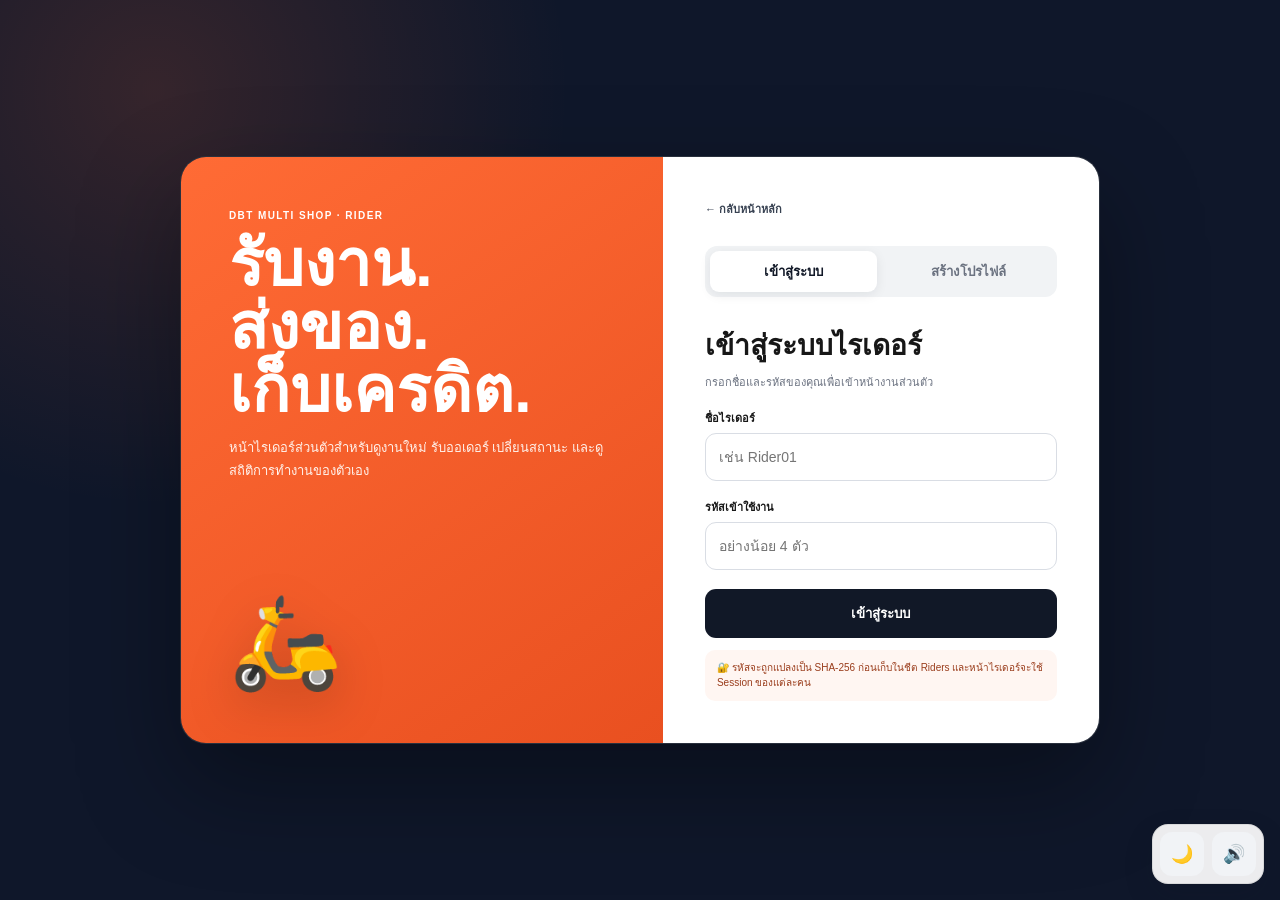
<file: rider.html>
<!DOCTYPE html>
<html lang="th">
<head>
<meta charset="UTF-8">
<meta name="viewport" content="width=device-width, initial-scale=1.0">
<meta name="theme-color" content="#111827">
<title>Rider Dashboard · DBT Multi Shop</title>
<link rel="stylesheet" href="theme.css">
<style id="dbtEmbeddedTheme">
/* =========================================================
   DBT MULTI SHOP V2 - SHARED THEME / ACCESSIBILITY / MOTION
   ========================================================= */

:root {
  color-scheme: light;
  --ui-bg: #f6f7fb;
  --ui-surface: #ffffff;
  --ui-surface-2: #f7f8fa;
  --ui-text: #171717;
  --ui-muted: #6b7280;
  --ui-line: #e5e7eb;
  --ui-dark: #111827;
  --ui-orange: #ff6b35;
  --ui-shadow: 0 12px 32px rgba(17,24,39,.08);
}

html[data-theme="dark"] {
  color-scheme: dark;
  --ui-bg: #0d1117;
  --ui-surface: #151b24;
  --ui-surface-2: #1b2330;
  --ui-text: #f3f4f6;
  --ui-muted: #a5adba;
  --ui-line: #2b3441;
  --ui-dark: #0b0f15;
  --ui-orange: #ff7a45;
  --ui-shadow: 0 12px 32px rgba(0,0,0,.28);
}

html[data-theme="dark"] body {
  background: radial-gradient(circle at 10% 12%, rgba(255,107,53,.07), transparent 28%), var(--ui-bg) !important;
  color: var(--ui-text) !important;
}

html[data-theme="dark"] .account-card,
html[data-theme="dark"] .summary-card,
html[data-theme="dark"] .order,
html[data-theme="dark"] .shop-card,
html[data-theme="dark"] .feature-card,
html[data-theme="dark"] .quick-stats,
html[data-theme="dark"] .toolbar,
html[data-theme="dark"] .product-card,
html[data-theme="dark"] .cart-panel,
html[data-theme="dark"] .cart-footer,
html[data-theme="dark"] .confirm-card,
html[data-theme="dark"] .success-card,
html[data-theme="dark"] .admin-bar,
html[data-theme="dark"] .product,
html[data-theme="dark"] .modal-box,
html[data-theme="dark"] .stat-card,
html[data-theme="dark"] .loading,
html[data-theme="dark"] .message {
  background: var(--ui-surface) !important;
  color: var(--ui-text) !important;
  border-color: var(--ui-line) !important;
}

html[data-theme="dark"] .search-user,
html[data-theme="dark"] .checkout-form,
html[data-theme="dark"] .image-manager,
html[data-theme="dark"] .order-note,
html[data-theme="dark"] .success-data {
  background: var(--ui-surface-2) !important;
  color: var(--ui-text) !important;
  border-color: var(--ui-line) !important;
}

html[data-theme="dark"] input,
html[data-theme="dark"] textarea,
html[data-theme="dark"] select {
  background: #101720 !important;
  color: var(--ui-text) !important;
  border-color: var(--ui-line) !important;
}

html[data-theme="dark"] .search-box input,
html[data-theme="dark"] .clear-search,
html[data-theme="dark"] .close-button,
html[data-theme="dark"] .confirm-close,
html[data-theme="dark"] .close,
html[data-theme="dark"] .quantity-row button,
html[data-theme="dark"] .remove-image-btn,
html[data-theme="dark"] .cancel {
  background: #222b38 !important;
  color: #f3f4f6 !important;
}

html[data-theme="dark"] .summary-card.highlight,
html[data-theme="dark"] .stat-card.orange {
  background: #2b201c !important;
  border-color: #57311f !important;
}

html[data-theme="dark"] .order-id {
  background: #222b38 !important;
  color: #c6ced9 !important;
}

html[data-theme="dark"] .section-note,
html[data-theme="dark"] .feature-card p,
html[data-theme="dark"] .feature-intro span,
html[data-theme="dark"] .product-count,
html[data-theme="dark"] .meta,
html[data-theme="dark"] .message,
html[data-theme="dark"] .order-meta,
html[data-theme="dark"] .order-date,
html[data-theme="dark"] .account-title span {
  color: var(--ui-muted) !important;
}

/* Small floating controls: clear enough for older users, still compact */
.dbt-ui-tools {
  position: fixed;
  right: 16px;
  bottom: 16px;
  z-index: 1500;
  display: flex;
  gap: 8px;
  padding: 7px;
  border: 1px solid rgba(127,127,127,.18);
  border-radius: 16px;
  background: rgba(255,255,255,.92);
  box-shadow: 0 12px 30px rgba(17,24,39,.13);
  backdrop-filter: blur(12px);
}

html[data-theme="dark"] .dbt-ui-tools {
  background: rgba(21,27,36,.94);
  border-color: rgba(255,255,255,.10);
}

.dbt-ui-tool {
  width: 44px;
  height: 44px;
  border: none;
  border-radius: 12px;
  background: #f1f3f6;
  color: #111827;
  cursor: pointer;
  font-size: 18px;
  display: inline-flex;
  align-items: center;
  justify-content: center;
  transition: transform .18s ease, background .18s ease;
}

html[data-theme="dark"] .dbt-ui-tool {
  background: #222b38;
  color: #f3f4f6;
}

.dbt-ui-tool:hover { transform: translateY(-2px); }
.dbt-ui-tool:focus-visible {
  outline: 3px solid rgba(255,107,53,.28);
  outline-offset: 2px;
}

/* Shared toast */
.dbt-toast {
  position: fixed;
  left: 50%;
  bottom: -90px;
  transform: translateX(-50%);
  z-index: 1800;
  max-width: min(420px, calc(100% - 28px));
  padding: 12px 17px;
  border-radius: 14px;
  background: #111827;
  color: #fff;
  font-size: 12px;
  line-height: 1.45;
  box-shadow: 0 12px 34px rgba(0,0,0,.22);
  opacity: 0;
  transition: bottom .28s ease, opacity .28s ease;
  text-align: center;
}

.dbt-toast.show {
  bottom: 76px;
  opacity: 1;
}

.dbt-toast.success { background: #166534; }
.dbt-toast.error { background: #991b1b; }

/* Favorite control foundation */
.dbt-favorite-btn {
  border: none;
  width: 40px;
  height: 40px;
  border-radius: 50%;
  display: inline-flex;
  align-items: center;
  justify-content: center;
  cursor: pointer;
  background: rgba(255,255,255,.94);
  color: #6b7280;
  box-shadow: 0 5px 16px rgba(0,0,0,.12);
  font-size: 19px;
  transition: transform .18s ease, color .18s ease;
}

.dbt-favorite-btn:hover { transform: scale(1.06); }
.dbt-favorite-btn.active { color: #ef4444; }

/* Generic loading skeleton utility */
.dbt-skeleton {
  position: relative;
  overflow: hidden;
  background: #e9edf2;
  border-radius: 10px;
  color: transparent !important;
}

html[data-theme="dark"] .dbt-skeleton { background: #222b38; }

.dbt-skeleton::after {
  content: "";
  position: absolute;
  inset: 0;
  transform: translateX(-100%);
  background: linear-gradient(90deg, transparent, rgba(255,255,255,.65), transparent);
  animation: dbtShimmer 1.2s infinite;
}

@keyframes dbtShimmer {
  to { transform: translateX(100%); }
}

@keyframes dbtSoftIn {
  from { opacity: 0; transform: translateY(8px); }
  to { opacity: 1; transform: none; }
}

.dbt-animate-in { animation: dbtSoftIn .28s ease both; }

@media (prefers-reduced-motion: reduce) {
  *, *::before, *::after {
    scroll-behavior: auto !important;
    animation-duration: .001ms !important;
    animation-iteration-count: 1 !important;
    transition-duration: .001ms !important;
  }
}

@media (max-width: 650px) {
  .dbt-ui-tools {
    right: 12px;
    bottom: 12px;
  }
  .dbt-ui-tool {
    width: 42px;
    height: 42px;
  }
  .dbt-toast.show { bottom: 68px; }
}


/* =========================================================
   V2 PHASE 2 - HIGHLIGHT SECTIONS
   ========================================================= */
.v2-section {
  margin-top: 68px;
}

.v2-section-head {
  display: flex;
  justify-content: space-between;
  align-items: end;
  gap: 20px;
  margin-bottom: 18px;
}

.v2-section-head small {
  display: block;
  color: var(--ui-orange);
  font-size: 10px;
  font-weight: 800;
  letter-spacing: 1.2px;
  margin-bottom: 5px;
}

.v2-section-head h2 {
  font-size: 27px;
}

.v2-section-head p {
  max-width: 400px;
  color: var(--ui-muted);
  font-size: 12px;
  line-height: 1.6;
}

.v2-mini-grid {
  display: grid;
  grid-template-columns: repeat(4, minmax(0,1fr));
  gap: 14px;
}

.v2-mini-card {
  position: relative;
  overflow: hidden;
  background: var(--ui-surface);
  color: var(--ui-text);
  border: 1px solid var(--ui-line);
  border-radius: 16px;
  box-shadow: var(--ui-shadow);
  min-width: 0;
}

.v2-mini-card img {
  width: 100%;
  aspect-ratio: 1/1;
  object-fit: cover;
  display: block;
  background: #e9edf2;
}

.v2-mini-body {
  padding: 13px;
}

.v2-mini-body strong {
  display: block;
  font-size: 14px;
  line-height: 1.35;
}

.v2-mini-body span {
  display: block;
  color: var(--ui-muted);
  font-size: 11px;
  margin-top: 5px;
}

.v2-mini-link {
  text-decoration: none;
  color: inherit;
}

.v2-badge {
  position: absolute;
  top: 9px;
  left: 9px;
  z-index: 2;
  padding: 6px 9px;
  border-radius: 30px;
  background: #111827;
  color: white;
  font-size: 9px;
  font-weight: 800;
  box-shadow: 0 5px 14px rgba(0,0,0,.14);
}

.v2-badge.hot { background: #dc2626; }
.v2-badge.today { background: #ff6b35; }

.v2-promo {
  margin-top: 62px;
  border-radius: 22px;
  overflow: hidden;
  display: grid;
  grid-template-columns: 1.4fr 1fr;
  background: linear-gradient(120deg,#ff6b35,#ff8d61);
  color: white;
  box-shadow: 0 18px 44px rgba(255,107,53,.18);
}

.v2-promo-main {
  padding: 31px;
}

.v2-promo-main small {
  font-size: 10px;
  font-weight: 800;
  letter-spacing: 1.2px;
  opacity: .85;
}

.v2-promo-main h2 {
  margin-top: 7px;
  font-size: 29px;
}

.v2-promo-code {
  display: inline-flex;
  margin-top: 15px;
  padding: 10px 14px;
  border-radius: 11px;
  background: white;
  color: #d94f1f;
  font-weight: 900;
  letter-spacing: 1px;
  cursor: pointer;
}

.v2-expired {
  padding: 28px;
  display: flex;
  flex-direction: column;
  justify-content: center;
  background: rgba(17,24,39,.16);
}

.v2-expired strong {
  font-size: 18px;
  text-decoration: line-through;
}

.v2-expired span {
  margin-top: 6px;
  font-size: 12px;
  opacity: .86;
}

.v2-empty {
  grid-column: 1/-1;
  padding: 24px;
  border: 1px dashed var(--ui-line);
  border-radius: 15px;
  color: var(--ui-muted);
  text-align: center;
  background: var(--ui-surface);
}

.product-highlight-row {
  display: flex;
  gap: 5px;
  flex-wrap: wrap;
  margin-bottom: 8px;
}

.product-highlight-tag {
  display: inline-block;
  padding: 4px 7px;
  border-radius: 30px;
  font-size: 9px;
  font-weight: 800;
  background: #fff1eb;
  color: #d94f1f;
}

html[data-theme="dark"] .product-highlight-tag {
  background: #332219;
  color: #ff9b73;
}

@media(max-width:800px){
  .v2-mini-grid{grid-template-columns:repeat(2,minmax(0,1fr))}
}

@media(max-width:600px){
  .v2-section{margin-top:48px}
  .v2-section-head{flex-direction:column;align-items:flex-start}
  .v2-section-head h2{font-size:24px}
  .v2-mini-grid{grid-template-columns:repeat(2,minmax(0,1fr));gap:10px}
  .v2-mini-body{padding:10px}
  .v2-promo{grid-template-columns:1fr}
  .v2-promo-main,.v2-expired{padding:23px}
  .v2-promo-main h2{font-size:24px}
}


/* =========================================================
   V2 COUPON / SHIPPING PLAYGROUND
   ========================================================= */

.coupon-panel {
  margin-top: 18px;
  padding: 15px;
  border: 1px solid var(--ui-line);
  border-radius: 15px;
  background: var(--ui-surface-2);
}

.coupon-panel-title {
  display: flex;
  align-items: center;
  justify-content: space-between;
  gap: 12px;
  margin-bottom: 11px;
}

.coupon-panel-title strong {
  font-size: 13px;
}

.coupon-panel-title span {
  color: var(--ui-muted);
  font-size: 10px;
}

.coupon-input-row {
  display: grid;
  grid-template-columns: 1fr auto;
  gap: 8px;
}

.coupon-input-row input {
  width: 100%;
  height: 44px;
  border: 1px solid #d9dde4;
  border-radius: 10px;
  padding: 0 12px;
  outline: none;
  background: var(--ui-surface);
  color: var(--ui-text);
}

.coupon-input-row button {
  border: none;
  border-radius: 10px;
  padding: 0 15px;
  background: var(--ui-dark);
  color: white;
  font-weight: 800;
  cursor: pointer;
}

.active-coupon {
  margin-top: 11px;
  display: none;
  align-items: center;
  justify-content: space-between;
  gap: 10px;
  padding: 10px 11px;
  border-radius: 11px;
  background: #dcfce7;
  color: #166534;
  font-size: 11px;
  font-weight: 700;
}

.active-coupon.show {
  display: flex;
}

.active-coupon button {
  border: none;
  background: transparent;
  color: #166534;
  font-weight: 800;
  cursor: pointer;
}

html[data-theme="dark"] .active-coupon {
  background: #173322;
  color: #86efac;
}

.checkout-breakdown {
  margin-top: 16px;
  border-top: 1px solid var(--ui-line);
  padding-top: 13px;
  display: grid;
  gap: 9px;
}

.checkout-breakdown-line {
  display: flex;
  justify-content: space-between;
  gap: 15px;
  font-size: 12px;
  color: var(--ui-muted);
}

.checkout-breakdown-line strong {
  color: var(--ui-text);
}

.checkout-breakdown-line.discount strong {
  color: #16a34a;
}

.checkout-breakdown-line.shipping strong {
  color: #dc2626;
}

.checkout-final {
  margin-top: 4px;
  padding-top: 10px;
  border-top: 1px dashed var(--ui-line);
  display: flex;
  justify-content: space-between;
  align-items: center;
  font-size: 14px;
  font-weight: 800;
}

.checkout-final strong {
  color: var(--ui-orange);
  font-size: 24px;
}

.promo-claim {
  display: flex;
  gap: 9px;
  align-items: center;
  flex-wrap: wrap;
  margin-top: 15px;
}

.promo-claim button {
  border: none;
  border-radius: 11px;
  padding: 10px 14px;
  background: white;
  color: #d94f1f;
  font-weight: 900;
  cursor: pointer;
}

.promo-claim small {
  font-size: 10px;
  opacity: .9;
}

@media(max-width:600px){
  .coupon-input-row {
    grid-template-columns: 1fr;
  }
  .coupon-input-row button {
    min-height: 44px;
  }
}

</style>


<style>
*{box-sizing:border-box;margin:0;padding:0}
:root{--dark:#111827;--orange:#ff6b35;--bg:#f5f6f8;--line:#e5e7eb;--muted:#6b7280;--green:#15803d}
body{font-family:Arial,"Noto Sans Thai",sans-serif;background:var(--bg);color:#171717}
button{font:inherit}
header{position:sticky;top:0;z-index:100;display:flex;justify-content:space-between;align-items:center;gap:12px;padding:13px 5%;background:rgba(17,24,39,.97);color:white;backdrop-filter:blur(14px)}
.brand strong{display:block;font-size:17px}.brand span{font-size:9px;color:#94a3b8}
.header-actions{display:flex;gap:7px}
.header-actions button,.header-actions a{border:none;text-decoration:none;color:white;background:#2b3545;padding:10px 12px;border-radius:10px;font-size:10px;font-weight:900;cursor:pointer}
.hero{padding:37px 6% 65px;background:linear-gradient(120deg,#111827,#1f2937 72%,#4a2d23);color:white}
.hero small{color:#ff9b73;font-weight:900;font-size:9px;letter-spacing:1px}
.hero h1{font-size:clamp(32px,5vw,50px);margin-top:5px}
.hero p{color:#cbd5e1;font-size:12px;margin-top:8px}
.container{width:min(1160px,92%);margin:-27px auto 70px;position:relative;z-index:5}
.stats{display:grid;grid-template-columns:repeat(5,1fr);gap:10px}
.stat{background:white;border:1px solid var(--line);border-radius:16px;padding:14px;box-shadow:0 9px 24px rgba(17,24,39,.05)}
.stat span{display:block;color:var(--muted);font-size:9px}
.stat strong{display:block;font-size:24px;margin-top:4px}
.stat.credit{background:linear-gradient(135deg,#fff4ee,#fff);border-color:#ffd7c7}
.stat.credit strong{color:var(--orange)}
.tabs{display:flex;gap:7px;flex-wrap:wrap;margin-top:25px}
.tab{border:none;border-radius:10px;background:#e9edf2;color:#4b5563;padding:10px 13px;font-size:11px;font-weight:900;cursor:pointer}
.tab.active{background:var(--dark);color:white}
.list{display:grid;gap:12px;margin-top:13px}
.card{background:white;border:1px solid var(--line);border-radius:17px;padding:15px;box-shadow:0 7px 20px rgba(17,24,39,.04)}
.card-top{display:flex;justify-content:space-between;gap:14px;align-items:flex-start}
.order-id{font-size:13px;font-weight:900}
.meta{font-size:10px;color:var(--muted);margin-top:5px;line-height:1.55}
.price{font-size:21px;color:var(--orange);font-weight:900;text-align:right}
.status{display:inline-flex;margin-top:7px;padding:6px 9px;border-radius:30px;background:#eff6ff;color:#1d4ed8;font-size:10px;font-weight:900}
.items{margin-top:10px;background:#f7f8fa;border-radius:10px;padding:10px 11px;color:#4b5563;font-size:11px;line-height:1.6}
.claim{width:100%;min-height:48px;margin-top:12px;border:none;border-radius:11px;background:var(--orange);color:white;font-size:12px;font-weight:900;cursor:pointer}
.quick-actions{display:grid;grid-template-columns:repeat(4,1fr);gap:7px;margin-top:12px}
.quick-actions button{min-height:47px;border:1px solid #d9dde4;border-radius:10px;background:#f8fafc;color:#374151;font-size:10px;font-weight:900;cursor:pointer;padding:6px}
.quick-actions button.current{background:#fff1eb;border-color:#ffc4ae;color:#c64d20}
.quick-actions button.done{background:#ecfdf5;border-color:#bbf7d0;color:#166534}
.quick-actions button.next{background:var(--dark);border-color:var(--dark);color:white}
.quick-actions button:disabled{opacity:.48;cursor:not-allowed}
.empty{background:white;border:1px dashed #cfd4db;border-radius:17px;padding:45px 20px;text-align:center;color:var(--muted)}
.history{display:grid;grid-template-columns:1fr auto;gap:12px;align-items:center}
html[data-theme="dark"] .stat,
html[data-theme="dark"] .card,
html[data-theme="dark"] .empty{background:var(--ui-surface)!important;border-color:var(--ui-line)!important;color:var(--ui-text)!important}
html[data-theme="dark"] .items{background:var(--ui-surface-2)!important;color:var(--ui-muted)!important}
@media(max-width:900px){.stats{grid-template-columns:repeat(3,1fr)}}
@media(max-width:650px){
header{padding:11px 13px}.hero{padding:31px 18px 57px}.container{width:calc(100% - 28px)}
.stats{grid-template-columns:repeat(2,1fr)}.quick-actions{grid-template-columns:repeat(2,1fr)}
.card-top{flex-direction:column}.price{text-align:left}
.header-actions a{display:none}
}

/* =========================
   NOTIFICATION CENTER
========================= */
.notify-button{
position:relative;
border:none;
text-decoration:none;
color:white;
background:#2b3545;
min-width:42px;
height:40px;
padding:0 11px;
border-radius:10px;
font-size:14px;
font-weight:900;
cursor:pointer;
display:inline-flex;
align-items:center;
justify-content:center;
gap:6px;
}
.notify-badge{
position:absolute;
top:-5px;
right:-5px;
min-width:18px;
height:18px;
padding:0 5px;
border-radius:20px;
display:none;
align-items:center;
justify-content:center;
background:#ef4444;
color:white;
font-size:8px;
font-weight:900;
border:2px solid #111827;
}
.notify-badge.show{display:flex}
.notify-overlay{
position:fixed;
inset:0;
z-index:1800;
display:none;
align-items:flex-start;
justify-content:flex-end;
padding:70px 18px 18px;
background:rgba(17,24,39,.42);
backdrop-filter:blur(5px);
}
.notify-overlay.active{display:flex}
.notify-panel{
width:min(390px,100%);
max-height:calc(100dvh - 90px);
overflow:hidden;
display:flex;
flex-direction:column;
background:white;
border:1px solid #e5e7eb;
border-radius:18px;
box-shadow:0 28px 80px rgba(0,0,0,.28);
color:#171717;
}
.notify-head{
display:flex;
justify-content:space-between;
align-items:center;
gap:10px;
padding:15px 16px;
border-bottom:1px solid #e5e7eb;
}
.notify-head small{
display:block;
font-size:8px;
font-weight:900;
letter-spacing:1px;
color:#ff6b35;
}
.notify-head h3{
font-size:18px;
margin-top:3px;
}
.notify-head-actions{
display:flex;
gap:6px;
}
.notify-head-actions button{
border:none;
border-radius:9px;
background:#eef0f3;
padding:8px 9px;
font-size:9px;
font-weight:900;
cursor:pointer;
}
.notify-list{
overflow:auto;
padding:8px;
display:grid;
gap:6px;
}
.notify-item{
padding:11px 12px;
border:1px solid #e5e7eb;
border-radius:12px;
background:#fbfbfc;
}
.notify-item.unread{
border-color:#ffc4ae;
background:#fff6f2;
}
.notify-item-top{
display:flex;
justify-content:space-between;
gap:10px;
align-items:flex-start;
}
.notify-item strong{
font-size:11px;
}
.notify-item time{
font-size:8px;
color:#9ca3af;
white-space:nowrap;
}
.notify-item p{
margin-top:5px;
font-size:10px;
line-height:1.55;
color:#6b7280;
}
.notify-empty{
padding:38px 18px;
text-align:center;
color:#6b7280;
font-size:11px;
}
.notify-permission{
margin:0 8px 8px;
padding:10px 11px;
border-radius:11px;
background:#eff6ff;
color:#1d4ed8;
font-size:9px;
line-height:1.55;
}
.notify-permission button{
display:block;
width:100%;
margin-top:7px;
border:none;
border-radius:8px;
background:#1d4ed8;
color:white;
padding:8px;
font-size:9px;
font-weight:900;
cursor:pointer;
}
html[data-theme="dark"] .notify-panel,
html[data-theme="dark"] .notify-item{
background:var(--ui-surface)!important;
border-color:var(--ui-line)!important;
color:var(--ui-text)!important;
}
html[data-theme="dark"] .notify-item.unread{
background:#2c1d18!important;
border-color:#643522!important;
}
@media(max-width:600px){
.notify-overlay{
align-items:flex-end;
padding:0;
}
.notify-panel{
width:100%;
max-height:82dvh;
border-radius:20px 20px 0 0;
}
}

</style>
<link rel="manifest" href="manifest.webmanifest">
<link rel="apple-touch-icon" href="icon-192.png">
</head>

<body>
<header>
<div class="brand">
<strong>🛵 <span id="headerName">Rider</span></strong>
<span id="headerId">กำลังโหลด...</span>
</div>
<div class="header-actions">

<button type="button" class="notify-button" onclick="openNotifications()">
🔔
<span id="notifyBadge" class="notify-badge">0</span>
</button>

<a href="home.html">หน้าหลัก</a>
<button onclick="loadDashboard()">↻ รีเฟรช</button>
<button onclick="logout()">ออกจากระบบ</button>
</div>
</header>

<section class="hero">
<small>MY RIDER DASHBOARD</small>
<h1 id="welcome">พร้อมรับงานไหม?</h1>
<p>กดรับออเดอร์ใหม่ แล้วใช้ปุ่มสถานะด้านล่างแบบเป็นขั้น ๆ ได้เลย ไม่ต้องเลือกจาก dropdown</p>
</section>

<main class="container">

<section id="stats" class="stats"></section>

<div class="tabs">
<button class="tab active" onclick="setTab('available',this)">🔥 งานใหม่</button>
<button class="tab" onclick="setTab('mine',this)">🛵 งานของฉัน</button>
<button class="tab" onclick="setTab('history',this)">🧾 ประวัติ</button>
</div>

<section id="orderList" class="list">
<div class="empty">กำลังโหลดงาน...</div>
</section>

</main>


<div id="notifyOverlay" class="notify-overlay">
<div class="notify-panel">

<div class="notify-head">
<div>
<small>NOTIFICATION CENTER</small>
<h3>🔔 การแจ้งเตือน</h3>
</div>

<div class="notify-head-actions">
<button type="button" onclick="clearNotifications()">ล้าง</button>
<button type="button" onclick="closeNotifications()">✕</button>
</div>
</div>

<div id="notifyPermission" class="notify-permission"></div>

<div id="notifyList" class="notify-list">
<div class="notify-empty">ยังไม่มีการแจ้งเตือน</div>
</div>

</div>
</div>
<script id="dbtEmbeddedUI">
/* =========================================================
   DBT MULTI SHOP V2 - SHARED UI ENGINE
   Theme / Sound / Toast / Favorites / Recently Viewed
   ========================================================= */

(function () {
  "use strict";

  const KEYS = {
    theme: "dbt_theme",
    sound: "dbt_sound",
    favorites: "dbt_favorites_v1",
    recent: "dbt_recent_v1"
  };

  const safeJSON = (raw, fallback) => {
    try { return JSON.parse(raw); }
    catch (_) { return fallback; }
  };

  const storage = {
    get(key, fallback = null) {
      try {
        const value = localStorage.getItem(key);
        return value === null ? fallback : value;
      } catch (_) { return fallback; }
    },
    set(key, value) {
      try { localStorage.setItem(key, value); }
      catch (_) {}
    }
  };

  /* -------------------------
     THEME
  ------------------------- */

  const theme = {
    get() {
      const saved = storage.get(KEYS.theme);
      if (saved === "dark" || saved === "light") return saved;

      return window.matchMedia &&
        window.matchMedia("(prefers-color-scheme: dark)").matches
        ? "dark"
        : "light";
    },

    apply(value) {
      const next = value === "dark" ? "dark" : "light";
      document.documentElement.dataset.theme = next;
      storage.set(KEYS.theme, next);

      const meta = document.querySelector('meta[name="theme-color"]');
      if (meta) meta.setAttribute("content", next === "dark" ? "#0d1117" : "#111827");

      const btn = document.getElementById("dbtThemeToggle");
      if (btn) {
        btn.textContent = next === "dark" ? "☀️" : "🌙";
        btn.setAttribute(
          "aria-label",
          next === "dark" ? "เปลี่ยนเป็นโหมดสว่าง" : "เปลี่ยนเป็นโหมดมืด"
        );
        btn.title = next === "dark" ? "โหมดสว่าง" : "โหมดมืด";
      }

      window.dispatchEvent(new CustomEvent("dbt:theme", { detail: { theme: next } }));
    },

    toggle() {
      this.apply(this.get() === "dark" ? "light" : "dark");
    }
  };

  /* -------------------------
     SOUND
  ------------------------- */

  const sound = {
    enabled() {
      return storage.get(KEYS.sound, "on") !== "off";
    },

    set(enabled) {
      storage.set(KEYS.sound, enabled ? "on" : "off");
      this.syncButton();
    },

    toggle() {
      this.set(!this.enabled());
      toast(this.enabled() ? "เปิดเสียงแล้ว 🔊" : "ปิดเสียงแล้ว 🔇");
      if (this.enabled()) this.play("tap");
    },

    syncButton() {
      const btn = document.getElementById("dbtSoundToggle");
      if (!btn) return;

      btn.textContent = this.enabled() ? "🔊" : "🔇";
      btn.setAttribute(
        "aria-label",
        this.enabled() ? "ปิดเสียงเอฟเฟกต์" : "เปิดเสียงเอฟเฟกต์"
      );
      btn.title = this.enabled() ? "ปิดเสียง" : "เปิดเสียง";
    },

    play(type = "tap") {
      if (!this.enabled()) return;

      try {
        const AudioContext = window.AudioContext || window.webkitAudioContext;
        if (!AudioContext) return;

        const ctx = new AudioContext();
        const osc = ctx.createOscillator();
        const gain = ctx.createGain();

        const config = {
          tap: [520, .045, .035],
          favorite: [660, .07, .04],
          success: [760, .12, .045],
          remove: [320, .05, .03]
        }[type] || [520, .045, .035];

        osc.type = "sine";
        osc.frequency.value = config[0];

        gain.gain.setValueAtTime(config[2], ctx.currentTime);
        gain.gain.exponentialRampToValueAtTime(.0001, ctx.currentTime + config[1]);

        osc.connect(gain);
        gain.connect(ctx.destination);

        osc.start();
        osc.stop(ctx.currentTime + config[1]);
        osc.onended = () => ctx.close();
      } catch (_) {}
    }
  };

  /* -------------------------
     TOAST
  ------------------------- */

  let toastTimer = null;

  function ensureToast() {
    let el = document.getElementById("dbtGlobalToast");

    if (!el) {
      el = document.createElement("div");
      el.id = "dbtGlobalToast";
      el.className = "dbt-toast";
      el.setAttribute("role", "status");
      el.setAttribute("aria-live", "polite");
      document.body.appendChild(el);
    }

    return el;
  }

  function toast(message, type = "") {
    const el = ensureToast();

    clearTimeout(toastTimer);
    el.textContent = String(message || "");
    el.className = `dbt-toast ${type}`.trim();

    requestAnimationFrame(() => el.classList.add("show"));

    toastTimer = setTimeout(() => {
      el.classList.remove("show");
    }, 1900);
  }

  /* -------------------------
     FAVORITES
     item = {type:"shop"|"product", id, name, image, ...}
  ------------------------- */

  const favorites = {
    all() {
      return safeJSON(storage.get(KEYS.favorites, "[]"), []);
    },

    save(items) {
      storage.set(KEYS.favorites, JSON.stringify(items));
      window.dispatchEvent(new CustomEvent("dbt:favorites", { detail: { items } }));
    },

    has(type, id) {
      return this.all().some(
        item => item.type === String(type) && String(item.id) === String(id)
      );
    },

    toggle(item) {
      if (!item || !item.type || item.id === undefined || item.id === null) return false;

      const items = this.all();
      const index = items.findIndex(
        x => x.type === String(item.type) && String(x.id) === String(item.id)
      );

      let active;

      if (index >= 0) {
        items.splice(index, 1);
        active = false;
        sound.play("remove");
      } else {
        items.unshift({
          ...item,
          type: String(item.type),
          id: String(item.id),
          saved_at: new Date().toISOString()
        });
        active = true;
        sound.play("favorite");
      }

      this.save(items.slice(0, 100));
      toast(active ? `เพิ่ม ${item.name || "รายการ"} ในรายการโปรด ❤️` : `นำ ${item.name || "รายการ"} ออกจากรายการโปรด`);

      return active;
    },

    byType(type) {
      return this.all().filter(item => item.type === String(type));
    }
  };

  /* -------------------------
     RECENTLY VIEWED
  ------------------------- */

  const recent = {
    all() {
      return safeJSON(storage.get(KEYS.recent, "[]"), []);
    },

    add(item) {
      if (!item || !item.type || item.id === undefined || item.id === null) return;

      let items = this.all().filter(
        x => !(x.type === String(item.type) && String(x.id) === String(item.id))
      );

      items.unshift({
        ...item,
        type: String(item.type),
        id: String(item.id),
        viewed_at: new Date().toISOString()
      });

      items = items.slice(0, 20);
      storage.set(KEYS.recent, JSON.stringify(items));
      window.dispatchEvent(new CustomEvent("dbt:recent", { detail: { items } }));
    },

    byType(type) {
      return this.all().filter(item => item.type === String(type));
    },

    clear() {
      storage.set(KEYS.recent, "[]");
      window.dispatchEvent(new CustomEvent("dbt:recent", { detail: { items: [] } }));
    }
  };

  /* -------------------------
     ACCESSIBLE FLOATING CONTROLS
  ------------------------- */

  function injectTools() {
    if (document.getElementById("dbtUiTools")) return;

    const wrap = document.createElement("div");
    wrap.className = "dbt-ui-tools";
    wrap.id = "dbtUiTools";
    wrap.innerHTML = `
      <button type="button" class="dbt-ui-tool" id="dbtThemeToggle" aria-label="เปลี่ยนธีม">🌙</button>
      <button type="button" class="dbt-ui-tool" id="dbtSoundToggle" aria-label="เปิดหรือปิดเสียง">🔊</button>
    `;

    document.body.appendChild(wrap);

    document.getElementById("dbtThemeToggle").addEventListener("click", () => {
      theme.toggle();
      sound.play("tap");
    });

    document.getElementById("dbtSoundToggle").addEventListener("click", () => {
      sound.toggle();
    });

    theme.apply(theme.get());
    sound.syncButton();
  }

  function init() {
    theme.apply(theme.get());

    if (document.readyState === "loading") {
      document.addEventListener("DOMContentLoaded", injectTools, { once: true });
    } else {
      injectTools();
    }
  }

  window.DBTUI = {
    init,
    theme,
    sound,
    toast,
    favorites,
    recent,
    storage
  };

  init();
})();

</script>
<script>
const API_URL="https://script.google.com/macros/s/AKfycbzialSfP1raLPbLYIt7VNCYx4znrmq5-fnKbwEGkIbsnxy95fzFOnwgXFyexywvTGXr/exec";
const SESSION_KEY="dbt_rider_session_v1";

const FLOW=[
"ไรเดอร์รับงานแล้ว",
"กำลังไปรับสินค้า",
"รับสินค้าแล้ว",
"กำลังจัดส่ง",
"จัดส่งสำเร็จ"
];

const LABELS={
"ไรเดอร์รับงานแล้ว":"รับงานแล้ว",
"กำลังไปรับสินค้า":"กำลังไปรับสินค้า",
"รับสินค้าแล้ว":"รับสินค้าแล้ว",
"กำลังจัดส่ง":"กำลังจัดส่ง",
"จัดส่งสำเร็จ":"ส่งสำเร็จ"
};

let session=null;
let dashboard=null;
let currentTab="available";
let refreshTimer=null;


/* =========================
   RIDER NOTIFICATIONS
========================= */

let riderNotifications=[];
let riderAvailableSnapshot=[];
let riderNotificationReady=false;


function riderNotifyStorageKey(){
 return `dbt_rider_notifications_v1:${session?.rider_id||"guest"}`;
}


function riderAvailableStorageKey(){
 return `dbt_rider_available_snapshot_v1:${session?.rider_id||"guest"}`;
}


function loadRiderNotifications(){
 try{
  riderNotifications=
   JSON.parse(
    localStorage.getItem(
     riderNotifyStorageKey()
    )||"[]"
   );
 }catch(_){
  riderNotifications=[];
 }

 try{
  riderAvailableSnapshot=
   JSON.parse(
    localStorage.getItem(
     riderAvailableStorageKey()
    )||"[]"
   );
 }catch(_){
  riderAvailableSnapshot=[];
 }

 renderNotificationCenter();
}


function saveRiderNotifications(){
 try{
  localStorage.setItem(
   riderNotifyStorageKey(),
   JSON.stringify(
    riderNotifications.slice(0,30)
   )
  );
 }catch(_){}
}


function saveRiderAvailableSnapshot(){
 try{
  localStorage.setItem(
   riderAvailableStorageKey(),
   JSON.stringify(
    riderAvailableSnapshot
   )
  );
 }catch(_){}
}


function addRiderNotification(title,message,orderId){
 const item={
  id:
   `${Date.now()}_${Math.random()}`,
  title,
  message,
  order_id:
   orderId||"",
  date:
   new Date().toISOString(),
  read:false
 };

 riderNotifications.unshift(item);
 riderNotifications=
  riderNotifications.slice(0,30);

 saveRiderNotifications();
 renderNotificationCenter();

 if(window.DBTUI){
  DBTUI.toast(message,"success");
  DBTUI.sound.play("success");
 }

 showBrowserNotification(
  title,
  message
 );
}


function checkRiderNewJobs(orders){
 const currentIds=
  orders.map(order=>
   String(order.order_id||"")
  );

 if(riderNotificationReady){
  const previous=
   new Set(
    riderAvailableSnapshot
   );

  orders.forEach(order=>{
   const id=
    String(order.order_id||"");

   if(
    id &&
    !previous.has(id)
   ){
    addRiderNotification(
     "งานใหม่เข้า! 🔥",
     `${id} · ${order.customer||"ลูกค้า"} · ฿${Number(order.total_price||0).toLocaleString()}`,
     id
    );
   }
  });
 }

 riderAvailableSnapshot=
  currentIds;

 saveRiderAvailableSnapshot();

 riderNotificationReady=true;
}


function renderNotificationCenter(){
 const list=
  document.getElementById(
   "notifyList"
  );

 const badge=
  document.getElementById(
   "notifyBadge"
  );

 if(!list||!badge)return;

 const unread=
  riderNotifications.filter(
   item=>!item.read
  ).length;

 badge.textContent=
  unread>99?"99+":unread;

 badge.classList.toggle(
  "show",
  unread>0
 );

 document.title=
  unread>0
   ?`(${unread}) Rider Dashboard · DBT Multi Shop`
   :"Rider Dashboard · DBT Multi Shop";

 if(!riderNotifications.length){
  list.innerHTML=
   `<div class="notify-empty">ยังไม่มีการแจ้งเตือน 🔕</div>`;
 }else{
  list.innerHTML=
   riderNotifications.map(item=>`
    <article class="notify-item ${item.read?"":"unread"}">
     <div class="notify-item-top">
      <strong>${escapeHtml(item.title)}</strong>
      <time>${formatNotifyTime(item.date)}</time>
     </div>
     <p>${escapeHtml(item.message)}</p>
    </article>
   `).join("");
 }

 renderNotificationPermission();
}


function formatNotifyTime(value){
 const d=new Date(value);
 if(Number.isNaN(d.getTime()))return"";
 return d.toLocaleString(
  "th-TH",
  {
   dateStyle:"short",
   timeStyle:"short"
  }
 );
}


function openNotifications(){
 document
  .getElementById(
   "notifyOverlay"
  )
  .classList
  .add("active");

 riderNotifications=
  riderNotifications.map(
   item=>({
    ...item,
    read:true
   })
  );

 saveRiderNotifications();
 renderNotificationCenter();
}


function closeNotifications(){
 document
  .getElementById(
   "notifyOverlay"
  )
  .classList
  .remove("active");
}


function clearNotifications(){
 if(
  riderNotifications.length&&
  !confirm(
   "ล้างประวัติการแจ้งเตือนทั้งหมด?"
  )
 ){
  return;
 }

 riderNotifications=[];
 saveRiderNotifications();
 renderNotificationCenter();
}


function renderNotificationPermission(){
 const box=
  document.getElementById(
   "notifyPermission"
  );

 if(!box)return;

 if(
  !("Notification" in window)
 ){
  box.innerHTML=
   "Browser นี้ไม่รองรับ Notification แต่เสียงและ Badge ในหน้า Rider ยังทำงานได้";
  return;
 }

 if(
  location.protocol!=="https:" &&
  location.hostname!=="localhost"
 ){
  box.innerHTML=
   "💡 Browser Notification ต้องเปิดผ่าน HTTPS/Render ส่วนแจ้งเตือนในหน้าเว็บยังทำงานตามปกติ";
  return;
 }

 if(
  Notification.permission==="granted"
 ){
  box.innerHTML=
   "✅ เปิดการแจ้งเตือนงานใหม่ของเครื่องแล้ว";
  return;
 }

 if(
  Notification.permission==="denied"
 ){
  box.innerHTML=
   "🔕 Browser ปฏิเสธ Notification อยู่ สามารถเปิดใหม่จาก Site Settings";
  return;
 }

 box.innerHTML=
  `อยากให้มี Notification งานใหม่ตอนอยู่แท็บอื่นไหม?
   <button onclick="requestBrowserNotifications()">
    เปิดแจ้งเตือนงานใหม่
   </button>`;
}


async function requestBrowserNotifications(){
 if(
  !("Notification" in window)
 )return;

 try{
  await Notification.requestPermission();
 }catch(_){}

 renderNotificationPermission();
}


function showBrowserNotification(title,message){
 if(
  !("Notification" in window)||
  Notification.permission!=="granted"
 ){
  return;
 }

 try{
  new Notification(
   title,
   {
    body:message,
    icon:"icon-192.png"
   }
  );
 }catch(_){}
}


function getSession(){
 try{return JSON.parse(localStorage.getItem(SESSION_KEY)||"null");}catch(_){return null;}
}

function requireSession(){
 session=getSession();

 if(session&&session.rider_id){
  loadRiderNotifications();
 }

 if(!session||!session.rider_id||!session.session_token){
  location.replace("rider-login.html");
  return false;
 }
 return true;
}

function escapeHtml(value){
 return String(value||"").replace(/&/g,"&amp;").replace(/</g,"&lt;").replace(/>/g,"&gt;").replace(/"/g,"&quot;").replace(/'/g,"&#039;");
}

function formatDate(value){
 if(!value)return"-";
 const d=new Date(value);
 return Number.isNaN(d.getTime())?String(value):d.toLocaleString("th-TH",{dateStyle:"short",timeStyle:"short"});
}

async function loadDashboard(silent=false){
 if(!requireSession())return;

 try{
  const url=`${API_URL}?action=riderDashboard&rider_id=${encodeURIComponent(session.rider_id)}&token=${encodeURIComponent(session.session_token)}`;
  const response=await fetch(url);
  const result=await response.json();

  if(!result.success){
   if(result.auth_error){logout(false);return;}
   throw new Error(result.message||"โหลดงานไม่สำเร็จ");
  }

  dashboard=result;

  checkRiderNewJobs(
   Array.isArray(
    result.available_orders
   )
    ?result.available_orders
    :[]
  );

  document.getElementById("headerName").textContent=result.rider.rider_name;
  document.getElementById("headerId").textContent=result.rider.rider_id;
  document.getElementById("welcome").textContent=`สวัสดี ${result.rider.rider_name} 👋`;

  renderStats();
  renderOrders();

 }catch(error){
  if(!silent)alert(error.message||"โหลดงานไม่สำเร็จ");
 }
}

function renderStats(){
 const s=dashboard.stats;
 document.getElementById("stats").innerHTML=`
  <article class="stat"><span>งานใหม่รอรับ</span><strong>${s.available_jobs}</strong></article>
  <article class="stat"><span>งานที่รับทั้งหมด</span><strong>${s.accepted_total}</strong></article>
  <article class="stat"><span>กำลังทำอยู่</span><strong>${s.active_jobs}</strong></article>
  <article class="stat"><span>ส่งสำเร็จ</span><strong>${s.completed_jobs}</strong></article>
  <article class="stat credit"><span>เครดิตการทำงาน</span><strong>${s.credits} ⭐</strong></article>
 `;
}

function setTab(tab,button){
 currentTab=tab;
 document.querySelectorAll(".tab").forEach(x=>x.classList.remove("active"));
 button.classList.add("active");
 renderOrders();
}

function renderOrders(){
 const list=document.getElementById("orderList");
 let orders=[];

 if(currentTab==="available")orders=dashboard.available_orders||[];
 if(currentTab==="mine")orders=dashboard.my_active_orders||[];
 if(currentTab==="history")orders=dashboard.history||[];

 if(!orders.length){
  list.innerHTML=`<div class="empty">${
   currentTab==="available"?"ยังไม่มีงานใหม่ตอนนี้ 💤":
   currentTab==="mine"?"ยังไม่มีงานที่กำลังทำอยู่ 🎉":"ยังไม่มีประวัติการทำงาน"
  }</div>`;
  return;
 }

 list.innerHTML=orders.map(order=>currentTab==="available"
  ?renderAvailable(order)
  :renderMine(order,currentTab==="history")
 ).join("");
}

function baseOrder(order){
 return `
  <div class="card-top">
   <div>
    <div class="order-id">${escapeHtml(order.order_id)}</div>
    <div class="meta">👤 ${escapeHtml(order.customer||"-")} · 🏪 ${escapeHtml(order.shop_id==="MULTI"?"หลายร้าน":(order.shop_id||"-"))} · 📦 ${Number(order.total_qty||0)} ชิ้น</div>
    <span class="status">${escapeHtml(order.status||"รอไรเดอร์รับงาน")}</span>
   </div>
   <div class="price">฿${Number(order.total_price||0).toLocaleString()}<div class="meta">${formatDate(order.date)}</div></div>
  </div>
  <div class="items">${escapeHtml(order.items||"")}</div>
  ${order.note?`<div class="meta">📝 ${escapeHtml(order.note)}</div>`:""}
 `;
}

function renderAvailable(order){
 return `
  <article class="card">
   ${baseOrder(order)}
   <button class="claim" onclick="claimOrder('${order.order_id}',this)">🛵 รับออเดอร์นี้</button>
  </article>`;
}

function renderMine(order,isHistory){
 const current=FLOW.indexOf(order.status);
 const terminal=["จัดส่งสำเร็จ","ยกเลิก"].includes(order.status);

 const buttons=FLOW.slice(1).map((status,index)=>{
  const actualIndex=index+1;
  const done=current>actualIndex;
  const isCurrent=current===actualIndex;
  const isNext=current+1===actualIndex;
  const disabled=terminal||(!isNext&&!isCurrent&&!done);

  return `<button
   class="${done?"done":isCurrent?"current":isNext?"next":""}"
   onclick="updateStatus('${order.order_id}','${status}',this)"
   ${disabled?"disabled":""}>
   ${LABELS[status]}
  </button>`;
 }).join("");

 return `
  <article class="card">
   ${baseOrder(order)}
   ${!isHistory&&!terminal?`<div class="quick-actions">${buttons}</div>`:""}
   ${isHistory?`<div class="meta">อัปเดตล่าสุด: ${formatDate(order.status_updated_at)}</div>`:""}
  </article>`;
}

async function claimOrder(orderId,button){
 button.disabled=true;
 button.textContent="กำลังรับงาน...";

 try{
  const result=await post({
   action:"claimOrder",
   rider_id:session.rider_id,
   token:session.session_token,
   order_id:orderId
  });

  if(!result.success)throw new Error(result.message||"รับงานไม่สำเร็จ");

  if(window.DBTUI){DBTUI.toast("รับออเดอร์แล้ว 🛵","success");DBTUI.sound.play("success");}
  currentTab="mine";
  document.querySelectorAll(".tab").forEach((x,i)=>x.classList.toggle("active",i===1));
  await loadDashboard(true);

 }catch(error){
  alert(error.message||"รับงานไม่สำเร็จ");
 }finally{
  button.disabled=false;
  button.textContent="🛵 รับออเดอร์นี้";
 }
}

async function updateStatus(orderId,status,button){
 if(status==="จัดส่งสำเร็จ"&&!confirm("ยืนยันว่าส่งออเดอร์นี้สำเร็จแล้ว?"))return;

 const old=button.textContent;
 button.disabled=true;
 button.textContent="กำลังอัปเดต...";

 try{
  const result=await post({
   action:"updateRiderOrder",
   rider_id:session.rider_id,
   token:session.session_token,
   order_id:orderId,
   status
  });

  if(!result.success)throw new Error(result.message||"อัปเดตไม่สำเร็จ");

  if(window.DBTUI){DBTUI.toast(`อัปเดต: ${status}`,"success");DBTUI.sound.play("tap");}
  await loadDashboard(true);

 }catch(error){
  alert(error.message||"อัปเดตไม่สำเร็จ");
 }finally{
  button.disabled=false;
  button.textContent=old;
 }
}

async function post(payload){
 const response=await fetch(API_URL,{
  method:"POST",
  headers:{"Content-Type":"text/plain;charset=utf-8"},
  body:JSON.stringify(payload)
 });
 return response.json();
}

function logout(redirect=true){
 try{localStorage.removeItem(SESSION_KEY);}catch(_){}
 if(redirect!==false)location.replace("rider-login.html");
 else location.replace("rider-login.html");
}

document.getElementById("notifyOverlay").addEventListener("click",event=>{
 if(event.target===event.currentTarget)closeNotifications();
});

if(requireSession()){
 loadDashboard();
 refreshTimer=setInterval(()=>loadDashboard(true),12000);
}
</script>
<script src="app-pwa.js"></script>
</body>
</html>
</file>
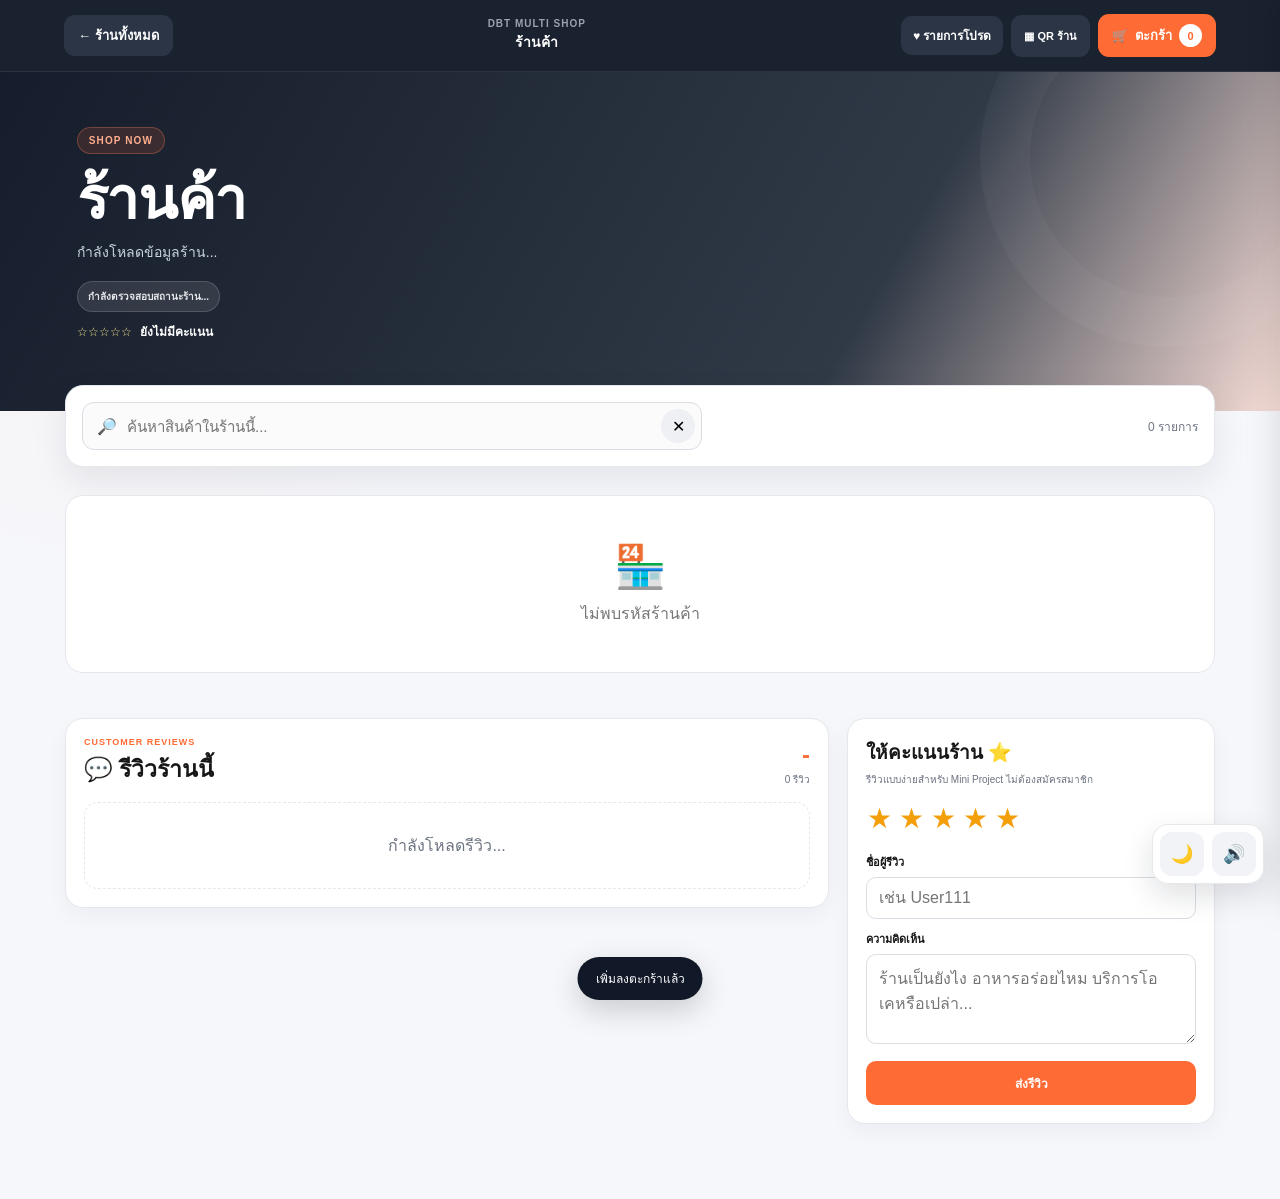
<file: shop.html>
<!DOCTYPE html>
<html lang="th">
<head>
    <meta charset="UTF-8">
    <meta name="viewport" content="width=device-width, initial-scale=1.0">
    <meta name="theme-color" content="#111827">
    <title>DBT Shop</title>
<link rel="manifest" href="manifest.webmanifest">
<link rel="apple-touch-icon" href="icon-192.png">
<link rel="stylesheet" href="theme.css">
<style id="dbtEmbeddedTheme">
/* =========================================================
   DBT MULTI SHOP V2 - SHARED THEME / ACCESSIBILITY / MOTION
   ========================================================= */

:root {
  color-scheme: light;
  --ui-bg: #f6f7fb;
  --ui-surface: #ffffff;
  --ui-surface-2: #f7f8fa;
  --ui-text: #171717;
  --ui-muted: #6b7280;
  --ui-line: #e5e7eb;
  --ui-dark: #111827;
  --ui-orange: #ff6b35;
  --ui-shadow: 0 12px 32px rgba(17,24,39,.08);
}

html[data-theme="dark"] {
  color-scheme: dark;
  --ui-bg: #0d1117;
  --ui-surface: #151b24;
  --ui-surface-2: #1b2330;
  --ui-text: #f3f4f6;
  --ui-muted: #a5adba;
  --ui-line: #2b3441;
  --ui-dark: #0b0f15;
  --ui-orange: #ff7a45;
  --ui-shadow: 0 12px 32px rgba(0,0,0,.28);
}

html[data-theme="dark"] body {
  background: radial-gradient(circle at 10% 12%, rgba(255,107,53,.07), transparent 28%), var(--ui-bg) !important;
  color: var(--ui-text) !important;
}

html[data-theme="dark"] .account-card,
html[data-theme="dark"] .summary-card,
html[data-theme="dark"] .order,
html[data-theme="dark"] .shop-card,
html[data-theme="dark"] .feature-card,
html[data-theme="dark"] .quick-stats,
html[data-theme="dark"] .toolbar,
html[data-theme="dark"] .product-card,
html[data-theme="dark"] .cart-panel,
html[data-theme="dark"] .cart-footer,
html[data-theme="dark"] .confirm-card,
html[data-theme="dark"] .success-card,
html[data-theme="dark"] .admin-bar,
html[data-theme="dark"] .product,
html[data-theme="dark"] .modal-box,
html[data-theme="dark"] .stat-card,
html[data-theme="dark"] .loading,
html[data-theme="dark"] .message {
  background: var(--ui-surface) !important;
  color: var(--ui-text) !important;
  border-color: var(--ui-line) !important;
}

html[data-theme="dark"] .search-user,
html[data-theme="dark"] .checkout-form,
html[data-theme="dark"] .image-manager,
html[data-theme="dark"] .order-note,
html[data-theme="dark"] .success-data {
  background: var(--ui-surface-2) !important;
  color: var(--ui-text) !important;
  border-color: var(--ui-line) !important;
}

html[data-theme="dark"] input,
html[data-theme="dark"] textarea,
html[data-theme="dark"] select {
  background: #101720 !important;
  color: var(--ui-text) !important;
  border-color: var(--ui-line) !important;
}

html[data-theme="dark"] .search-box input,
html[data-theme="dark"] .clear-search,
html[data-theme="dark"] .close-button,
html[data-theme="dark"] .confirm-close,
html[data-theme="dark"] .close,
html[data-theme="dark"] .quantity-row button,
html[data-theme="dark"] .remove-image-btn,
html[data-theme="dark"] .cancel {
  background: #222b38 !important;
  color: #f3f4f6 !important;
}

html[data-theme="dark"] .summary-card.highlight,
html[data-theme="dark"] .stat-card.orange {
  background: #2b201c !important;
  border-color: #57311f !important;
}

html[data-theme="dark"] .order-id {
  background: #222b38 !important;
  color: #c6ced9 !important;
}

html[data-theme="dark"] .section-note,
html[data-theme="dark"] .feature-card p,
html[data-theme="dark"] .feature-intro span,
html[data-theme="dark"] .product-count,
html[data-theme="dark"] .meta,
html[data-theme="dark"] .message,
html[data-theme="dark"] .order-meta,
html[data-theme="dark"] .order-date,
html[data-theme="dark"] .account-title span {
  color: var(--ui-muted) !important;
}

/* Small floating controls: clear enough for older users, still compact */
.dbt-ui-tools {
  position: fixed;
  right: 16px;
  bottom: 16px;
  z-index: 1500;
  display: flex;
  gap: 8px;
  padding: 7px;
  border: 1px solid rgba(127,127,127,.18);
  border-radius: 16px;
  background: rgba(255,255,255,.92);
  box-shadow: 0 12px 30px rgba(17,24,39,.13);
  backdrop-filter: blur(12px);
}

html[data-theme="dark"] .dbt-ui-tools {
  background: rgba(21,27,36,.94);
  border-color: rgba(255,255,255,.10);
}

.dbt-ui-tool {
  width: 44px;
  height: 44px;
  border: none;
  border-radius: 12px;
  background: #f1f3f6;
  color: #111827;
  cursor: pointer;
  font-size: 18px;
  display: inline-flex;
  align-items: center;
  justify-content: center;
  transition: transform .18s ease, background .18s ease;
}

html[data-theme="dark"] .dbt-ui-tool {
  background: #222b38;
  color: #f3f4f6;
}

.dbt-ui-tool:hover { transform: translateY(-2px); }
.dbt-ui-tool:focus-visible {
  outline: 3px solid rgba(255,107,53,.28);
  outline-offset: 2px;
}

/* Shared toast */
.dbt-toast {
  position: fixed;
  left: 50%;
  bottom: -90px;
  transform: translateX(-50%);
  z-index: 1800;
  max-width: min(420px, calc(100% - 28px));
  padding: 12px 17px;
  border-radius: 14px;
  background: #111827;
  color: #fff;
  font-size: 12px;
  line-height: 1.45;
  box-shadow: 0 12px 34px rgba(0,0,0,.22);
  opacity: 0;
  transition: bottom .28s ease, opacity .28s ease;
  text-align: center;
}

.dbt-toast.show {
  bottom: 76px;
  opacity: 1;
}

.dbt-toast.success { background: #166534; }
.dbt-toast.error { background: #991b1b; }

/* Favorite control foundation */
.dbt-favorite-btn {
  border: none;
  width: 40px;
  height: 40px;
  border-radius: 50%;
  display: inline-flex;
  align-items: center;
  justify-content: center;
  cursor: pointer;
  background: rgba(255,255,255,.94);
  color: #6b7280;
  box-shadow: 0 5px 16px rgba(0,0,0,.12);
  font-size: 19px;
  transition: transform .18s ease, color .18s ease;
}

.dbt-favorite-btn:hover { transform: scale(1.06); }
.dbt-favorite-btn.active { color: #ef4444; }

/* Generic loading skeleton utility */
.dbt-skeleton {
  position: relative;
  overflow: hidden;
  background: #e9edf2;
  border-radius: 10px;
  color: transparent !important;
}

html[data-theme="dark"] .dbt-skeleton { background: #222b38; }

.dbt-skeleton::after {
  content: "";
  position: absolute;
  inset: 0;
  transform: translateX(-100%);
  background: linear-gradient(90deg, transparent, rgba(255,255,255,.65), transparent);
  animation: dbtShimmer 1.2s infinite;
}

@keyframes dbtShimmer {
  to { transform: translateX(100%); }
}

@keyframes dbtSoftIn {
  from { opacity: 0; transform: translateY(8px); }
  to { opacity: 1; transform: none; }
}

.dbt-animate-in { animation: dbtSoftIn .28s ease both; }

@media (prefers-reduced-motion: reduce) {
  *, *::before, *::after {
    scroll-behavior: auto !important;
    animation-duration: .001ms !important;
    animation-iteration-count: 1 !important;
    transition-duration: .001ms !important;
  }
}

@media (max-width: 650px) {
  .dbt-ui-tools {
    right: 12px;
    bottom: 12px;
  }
  .dbt-ui-tool {
    width: 42px;
    height: 42px;
  }
  .dbt-toast.show { bottom: 68px; }
}


/* =========================================================
   V2 PHASE 2 - HIGHLIGHT SECTIONS
   ========================================================= */
.v2-section {
  margin-top: 68px;
}

.v2-section-head {
  display: flex;
  justify-content: space-between;
  align-items: end;
  gap: 20px;
  margin-bottom: 18px;
}

.v2-section-head small {
  display: block;
  color: var(--ui-orange);
  font-size: 10px;
  font-weight: 800;
  letter-spacing: 1.2px;
  margin-bottom: 5px;
}

.v2-section-head h2 {
  font-size: 27px;
}

.v2-section-head p {
  max-width: 400px;
  color: var(--ui-muted);
  font-size: 12px;
  line-height: 1.6;
}

.v2-mini-grid {
  display: grid;
  grid-template-columns: repeat(4, minmax(0,1fr));
  gap: 14px;
}

.v2-mini-card {
  position: relative;
  overflow: hidden;
  background: var(--ui-surface);
  color: var(--ui-text);
  border: 1px solid var(--ui-line);
  border-radius: 16px;
  box-shadow: var(--ui-shadow);
  min-width: 0;
}

.v2-mini-card img {
  width: 100%;
  aspect-ratio: 1/1;
  object-fit: cover;
  display: block;
  background: #e9edf2;
}

.v2-mini-body {
  padding: 13px;
}

.v2-mini-body strong {
  display: block;
  font-size: 14px;
  line-height: 1.35;
}

.v2-mini-body span {
  display: block;
  color: var(--ui-muted);
  font-size: 11px;
  margin-top: 5px;
}

.v2-mini-link {
  text-decoration: none;
  color: inherit;
}

.v2-badge {
  position: absolute;
  top: 9px;
  left: 9px;
  z-index: 2;
  padding: 6px 9px;
  border-radius: 30px;
  background: #111827;
  color: white;
  font-size: 9px;
  font-weight: 800;
  box-shadow: 0 5px 14px rgba(0,0,0,.14);
}

.v2-badge.hot { background: #dc2626; }
.v2-badge.today { background: #ff6b35; }

.v2-promo {
  margin-top: 62px;
  border-radius: 22px;
  overflow: hidden;
  display: grid;
  grid-template-columns: 1.4fr 1fr;
  background: linear-gradient(120deg,#ff6b35,#ff8d61);
  color: white;
  box-shadow: 0 18px 44px rgba(255,107,53,.18);
}

.v2-promo-main {
  padding: 31px;
}

.v2-promo-main small {
  font-size: 10px;
  font-weight: 800;
  letter-spacing: 1.2px;
  opacity: .85;
}

.v2-promo-main h2 {
  margin-top: 7px;
  font-size: 29px;
}

.v2-promo-code {
  display: inline-flex;
  margin-top: 15px;
  padding: 10px 14px;
  border-radius: 11px;
  background: white;
  color: #d94f1f;
  font-weight: 900;
  letter-spacing: 1px;
  cursor: pointer;
}

.v2-expired {
  padding: 28px;
  display: flex;
  flex-direction: column;
  justify-content: center;
  background: rgba(17,24,39,.16);
}

.v2-expired strong {
  font-size: 18px;
  text-decoration: line-through;
}

.v2-expired span {
  margin-top: 6px;
  font-size: 12px;
  opacity: .86;
}

.v2-empty {
  grid-column: 1/-1;
  padding: 24px;
  border: 1px dashed var(--ui-line);
  border-radius: 15px;
  color: var(--ui-muted);
  text-align: center;
  background: var(--ui-surface);
}

.product-highlight-row {
  display: flex;
  gap: 5px;
  flex-wrap: wrap;
  margin-bottom: 8px;
}

.product-highlight-tag {
  display: inline-block;
  padding: 4px 7px;
  border-radius: 30px;
  font-size: 9px;
  font-weight: 800;
  background: #fff1eb;
  color: #d94f1f;
}

html[data-theme="dark"] .product-highlight-tag {
  background: #332219;
  color: #ff9b73;
}

@media(max-width:800px){
  .v2-mini-grid{grid-template-columns:repeat(2,minmax(0,1fr))}
}

@media(max-width:600px){
  .v2-section{margin-top:48px}
  .v2-section-head{flex-direction:column;align-items:flex-start}
  .v2-section-head h2{font-size:24px}
  .v2-mini-grid{grid-template-columns:repeat(2,minmax(0,1fr));gap:10px}
  .v2-mini-body{padding:10px}
  .v2-promo{grid-template-columns:1fr}
  .v2-promo-main,.v2-expired{padding:23px}
  .v2-promo-main h2{font-size:24px}
}


/* =========================================================
   V2 COUPON / SHIPPING PLAYGROUND
   ========================================================= */

.coupon-panel {
  margin-top: 18px;
  padding: 15px;
  border: 1px solid var(--ui-line);
  border-radius: 15px;
  background: var(--ui-surface-2);
}

.coupon-panel-title {
  display: flex;
  align-items: center;
  justify-content: space-between;
  gap: 12px;
  margin-bottom: 11px;
}

.coupon-panel-title strong {
  font-size: 13px;
}

.coupon-panel-title span {
  color: var(--ui-muted);
  font-size: 10px;
}

.coupon-input-row {
  display: grid;
  grid-template-columns: 1fr auto;
  gap: 8px;
}

.coupon-input-row input {
  width: 100%;
  height: 44px;
  border: 1px solid #d9dde4;
  border-radius: 10px;
  padding: 0 12px;
  outline: none;
  background: var(--ui-surface);
  color: var(--ui-text);
}

.coupon-input-row button {
  border: none;
  border-radius: 10px;
  padding: 0 15px;
  background: var(--ui-dark);
  color: white;
  font-weight: 800;
  cursor: pointer;
}

.active-coupon {
  margin-top: 11px;
  display: none;
  align-items: center;
  justify-content: space-between;
  gap: 10px;
  padding: 10px 11px;
  border-radius: 11px;
  background: #dcfce7;
  color: #166534;
  font-size: 11px;
  font-weight: 700;
}

.active-coupon.show {
  display: flex;
}

.active-coupon button {
  border: none;
  background: transparent;
  color: #166534;
  font-weight: 800;
  cursor: pointer;
}

html[data-theme="dark"] .active-coupon {
  background: #173322;
  color: #86efac;
}

.checkout-breakdown {
  margin-top: 16px;
  border-top: 1px solid var(--ui-line);
  padding-top: 13px;
  display: grid;
  gap: 9px;
}

.checkout-breakdown-line {
  display: flex;
  justify-content: space-between;
  gap: 15px;
  font-size: 12px;
  color: var(--ui-muted);
}

.checkout-breakdown-line strong {
  color: var(--ui-text);
}

.checkout-breakdown-line.discount strong {
  color: #16a34a;
}

.checkout-breakdown-line.shipping strong {
  color: #dc2626;
}

.checkout-final {
  margin-top: 4px;
  padding-top: 10px;
  border-top: 1px dashed var(--ui-line);
  display: flex;
  justify-content: space-between;
  align-items: center;
  font-size: 14px;
  font-weight: 800;
}

.checkout-final strong {
  color: var(--ui-orange);
  font-size: 24px;
}

.promo-claim {
  display: flex;
  gap: 9px;
  align-items: center;
  flex-wrap: wrap;
  margin-top: 15px;
}

.promo-claim button {
  border: none;
  border-radius: 11px;
  padding: 10px 14px;
  background: white;
  color: #d94f1f;
  font-weight: 900;
  cursor: pointer;
}

.promo-claim small {
  font-size: 10px;
  opacity: .9;
}

@media(max-width:600px){
  .coupon-input-row {
    grid-template-columns: 1fr;
  }
  .coupon-input-row button {
    min-height: 44px;
  }
}

</style>


    <style>
        * {
            box-sizing: border-box;
            margin: 0;
            padding: 0;
        }

        :root {
            --dark: #111827;
            --dark-2: #1f2937;
            --orange: #ff6b35;
            --orange-dark: #e85a27;
            --orange-soft: #fff1eb;
            --bg: #f6f7fb;
            --surface: #ffffff;
            --muted: #6b7280;
            --line: #e5e7eb;
            --success: #16a34a;
        }

        html {
            scroll-behavior: smooth;
        }

        body {
            font-family: Arial, "Noto Sans Thai", sans-serif;
            background:
                radial-gradient(circle at 10% 12%, rgba(255,107,53,.05), transparent 28%),
                var(--bg);
            color: #171717;
        }

        body.no-scroll {
            overflow: hidden;
        }

        button,
        input,
        textarea {
            font: inherit;
        }

        button {
            -webkit-tap-highlight-color: transparent;
        }

        /* =========================
           HEADER
        ========================= */

        header {
            position: sticky;
            top: 0;
            z-index: 100;
            min-height: 72px;
            padding: 13px 5%;
            display: flex;
            align-items: center;
            justify-content: space-between;
            gap: 14px;
            background: rgba(17,24,39,.96);
            backdrop-filter: blur(14px);
            border-bottom: 1px solid rgba(255,255,255,.08);
            color: white;
        }

        .back-button {
            text-decoration: none;
            color: white;
            background: #2b3545;
            padding: 10px 14px;
            border-radius: 11px;
            font-size: 13px;
            font-weight: 800;
            transition: .2s;
        }

        .back-button:hover {
            background: #3a4556;
            transform: translateY(-1px);
        }

        .header-center {
            text-align: center;
            min-width: 0;
        }

        .header-center span {
            display: block;
            color: #9ca3af;
            font-size: 10px;
            letter-spacing: 1px;
            font-weight: 800;
        }

        .header-center strong {
            display: block;
            margin-top: 2px;
            font-size: 14px;
            white-space: nowrap;
            overflow: hidden;
            text-overflow: ellipsis;
            max-width: 280px;
        }

        .cart-button {
            border: none;
            background: var(--orange);
            color: white;
            padding: 10px 14px;
            border-radius: 11px;
            font-size: 13px;
            font-weight: 800;
            cursor: pointer;
            display: flex;
            align-items: center;
            gap: 7px;
            transition: .2s;
        }

        .cart-button:hover {
            background: var(--orange-dark);
            transform: translateY(-1px);
        }

        .cart-badge {
            min-width: 23px;
            height: 23px;
            padding: 0 6px;
            border-radius: 30px;
            display: inline-flex;
            align-items: center;
            justify-content: center;
            background: white;
            color: var(--orange);
            font-size: 11px;
        }

        /* =========================
           HERO
        ========================= */

        .hero {
            position: relative;
            overflow: hidden;
            min-height: 310px;
            padding: 55px 6% 70px;
            display: flex;
            align-items: center;
            color: white;
            background:
                linear-gradient(120deg, rgba(17,24,39,.98), rgba(31,41,55,.92) 68%, rgba(255,107,53,.18));
        }

        .hero::after {
            content: "";
            position: absolute;
            width: 280px;
            height: 280px;
            border: 50px solid rgba(255,255,255,.03);
            border-radius: 50%;
            right: -80px;
            top: -105px;
        }

        .hero-content {
            position: relative;
            z-index: 2;
            max-width: 720px;
        }

        .hero-tag {
            display: inline-flex;
            align-items: center;
            gap: 7px;
            padding: 7px 11px;
            border-radius: 30px;
            background: rgba(255,107,53,.14);
            border: 1px solid rgba(255,137,91,.30);
            color: #ffaf8f;
            font-size: 10px;
            font-weight: 800;
            letter-spacing: 1.1px;
            margin-bottom: 14px;
        }

        .hero h1 {
            font-size: clamp(38px, 6vw, 58px);
            line-height: 1.06;
            letter-spacing: -1.4px;
        }

        .hero-desc {
            margin-top: 12px;
            max-width: 540px;
            color: #cbd5e1;
            font-size: 14px;
            line-height: 1.7;
        }

        /* =========================
           MAIN / SEARCH
        ========================= */

        .container {
            width: min(1150px, 92%);
            margin: -26px auto 75px;
            position: relative;
            z-index: 5;
        }

        .toolbar {
            background: white;
            border: 1px solid var(--line);
            border-radius: 18px;
            padding: 16px;
            display: flex;
            align-items: center;
            justify-content: space-between;
            gap: 14px;
            box-shadow: 0 14px 35px rgba(17,24,39,.08);
            margin-bottom: 28px;
        }

        .search-box {
            position: relative;
            flex: 1;
            max-width: 620px;
        }

        .search-icon {
            position: absolute;
            left: 15px;
            top: 50%;
            transform: translateY(-50%);
            pointer-events: none;
        }

        .search-box input {
            width: 100%;
            height: 48px;
            padding: 0 45px 0 44px;
            border: 1px solid #d9dde4;
            border-radius: 12px;
            font-size: 15px;
            outline: none;
            background: #fbfbfc;
        }

        .search-box input:focus {
            background: white;
            border-color: var(--orange);
            box-shadow: 0 0 0 3px rgba(255,107,53,.11);
        }

        .clear-search {
            position: absolute;
            right: 7px;
            top: 50%;
            transform: translateY(-50%);
            width: 34px;
            height: 34px;
            border: none;
            border-radius: 50%;
            background: #eef0f3;
            cursor: pointer;
        }

        .product-count {
            color: var(--muted);
            font-size: 12px;
            white-space: nowrap;
        }

        /* =========================
           PRODUCTS
        ========================= */

        .product-grid {
            display: grid;
            grid-template-columns: repeat(4, 1fr);
            gap: 20px;
        }

        .product-card {
            background: white;
            border-radius: 19px;
            overflow: hidden;
            border: 1px solid var(--line);
            box-shadow: 0 8px 22px rgba(17,24,39,.045);
            transition: .25s;
        }

        .product-card:hover {
            transform: translateY(-6px);
            box-shadow: 0 18px 38px rgba(17,24,39,.10);
        }

        .product-photo {
            position: relative;
            width: 100%;
            aspect-ratio: 1 / 1;
            background: #eee;
            overflow: hidden;
        }

        .product-photo img {
            width: 100%;
            height: 100%;
            object-fit: cover;
            display: block;
            transition: transform .4s;
        }

        .product-card:hover .product-photo img {
            transform: scale(1.04);
        }

        .product-price-badge {
            position: absolute;
            right: 10px;
            bottom: 10px;
            padding: 7px 10px;
            border-radius: 30px;
            background: rgba(255,255,255,.95);
            color: var(--dark);
            font-size: 13px;
            font-weight: 800;
            box-shadow: 0 5px 14px rgba(0,0,0,.12);
        }

        .product-info {
            padding: 15px;
        }

        .product-type {
            color: #9ca3af;
            font-size: 10px;
            font-weight: 800;
            letter-spacing: .9px;
            margin-bottom: 5px;
        }

        .product-info h3 {
            font-size: 17px;
            margin-bottom: 13px;
            min-height: 40px;
        }

        .add-button {
            width: 100%;
            border: none;
            background: var(--dark);
            color: white;
            padding: 11px;
            border-radius: 10px;
            font-size: 12px;
            font-weight: 800;
            cursor: pointer;
            transition: .2s;
        }

        .add-button:hover {
            background: var(--orange);
        }

        .loading {
            grid-column: 1 / -1;
            background: white;
            padding: 46px 20px;
            border: 1px solid var(--line);
            border-radius: 18px;
            text-align: center;
            color: #777;
        }

        .empty-state {
            font-size: 42px;
            margin-bottom: 10px;
        }

        /* =========================
           CART OVERLAY + PANEL
        ========================= */

        .cart-overlay {
            position: fixed;
            inset: 0;
            z-index: 450;
            background: rgba(17,24,39,.52);
            opacity: 0;
            visibility: hidden;
            transition: .25s;
        }

        .cart-overlay.active {
            opacity: 1;
            visibility: visible;
        }

        .cart-panel {
            position: fixed;
            top: 0;
            right: -470px;
            width: min(450px, 100%);
            height: 100dvh;
            background: white;
            z-index: 500;
            display: flex;
            flex-direction: column;
            box-shadow: -12px 0 40px rgba(0,0,0,.20);
            transition: right .3s ease;
        }

        .cart-panel.active {
            right: 0;
        }

        .cart-header {
            padding: 22px;
            border-bottom: 1px solid var(--line);
            display: flex;
            justify-content: space-between;
            align-items: center;
        }

        .cart-header p {
            color: var(--orange);
            font-size: 10px;
            font-weight: 800;
            letter-spacing: 1px;
            margin-bottom: 4px;
        }

        .cart-header h2 {
            font-size: 23px;
        }

        .close-button {
            border: none;
            background: #eef0f3;
            width: 38px;
            height: 38px;
            border-radius: 50%;
            cursor: pointer;
        }

        .cart-items {
            flex: 1;
            overflow-y: auto;
            padding: 8px 20px 18px;
        }

        .cart-empty {
            min-height: 300px;
            height: 100%;
            display: flex;
            flex-direction: column;
            align-items: center;
            justify-content: center;
            text-align: center;
            color: var(--muted);
        }

        .cart-empty-icon {
            font-size: 48px;
            margin-bottom: 10px;
        }

        .cart-item {
            padding: 15px 0;
            border-bottom: 1px solid var(--line);
            display: grid;
            grid-template-columns: 1fr auto;
            gap: 12px;
        }

        .cart-item-name {
            font-size: 14px;
            margin-bottom: 8px;
        }

        .quantity-row {
            display: flex;
            align-items: center;
            gap: 9px;
        }

        .quantity-row button {
            border: none;
            background: #eef0f3;
            width: 30px;
            height: 30px;
            border-radius: 8px;
            cursor: pointer;
            font-size: 16px;
        }

        .quantity-row span {
            min-width: 22px;
            text-align: center;
            font-weight: 800;
        }

        .cart-item-total {
            font-weight: 800;
            color: var(--orange);
        }

        .cart-footer {
            padding: 20px;
            padding-bottom: max(20px, env(safe-area-inset-bottom));
            border-top: 1px solid var(--line);
            background: white;
        }

        .cart-summary-line,
        .cart-total {
            display: flex;
            justify-content: space-between;
            align-items: center;
        }

        .cart-summary-line {
            margin-bottom: 9px;
            color: var(--muted);
            font-size: 12px;
        }

        .cart-total {
            margin-bottom: 15px;
            font-size: 17px;
        }

        .cart-total strong {
            font-size: 27px;
            color: var(--orange);
        }

        .checkout-button {
            width: 100%;
            border: none;
            background: var(--orange);
            color: white;
            padding: 14px;
            border-radius: 12px;
            font-size: 14px;
            font-weight: 800;
            cursor: pointer;
        }

        .checkout-button:disabled {
            background: #c8cdd5;
            cursor: not-allowed;
        }

        /* =========================
           CONFIRM
        ========================= */

        .confirm-overlay,
        .success-overlay {
            position: fixed;
            inset: 0;
            z-index: 1000;
            background: rgba(17,24,39,.68);
            backdrop-filter: blur(7px);
            display: none;
            align-items: center;
            justify-content: center;
            padding: 20px;
        }

        .confirm-overlay.active,
        .success-overlay.active {
            display: flex;
        }

        .confirm-card {
            width: min(620px, 100%);
            max-height: calc(100dvh - 40px);
            overflow-y: auto;
            background: white;
            border-radius: 24px;
            padding: 26px;
            box-shadow: 0 30px 80px rgba(0,0,0,.28);
            animation: rise .22s ease;
        }

        @keyframes rise {
            from { transform: translateY(15px); opacity: 0; }
            to { transform: translateY(0); opacity: 1; }
        }

        .confirm-header {
            display: flex;
            justify-content: space-between;
            align-items: flex-start;
            gap: 20px;
            margin-bottom: 20px;
        }

        .confirm-tag {
            display: inline-block;
            color: var(--orange);
            font-size: 10px;
            font-weight: 800;
            letter-spacing: 1.2px;
            margin-bottom: 5px;
        }

        .confirm-header h2 {
            font-size: 26px;
        }

        .confirm-header p {
            color: var(--muted);
            font-size: 12px;
            margin-top: 5px;
        }

        .confirm-close {
            width: 39px;
            height: 39px;
            flex-shrink: 0;
            border: none;
            border-radius: 50%;
            background: #eef0f3;
            cursor: pointer;
        }

        .confirm-items {
            border-top: 1px solid var(--line);
        }

        .confirm-item {
            display: flex;
            justify-content: space-between;
            align-items: center;
            gap: 20px;
            padding: 14px 0;
            border-bottom: 1px solid var(--line);
        }

        .confirm-item-info {
            display: flex;
            flex-direction: column;
            gap: 4px;
        }

        .confirm-item-info span {
            color: var(--muted);
            font-size: 12px;
        }

        .confirm-total {
            display: flex;
            justify-content: space-between;
            align-items: center;
            padding: 19px 0;
        }

        .confirm-total strong {
            font-size: 28px;
            color: var(--orange);
        }

        .checkout-form {
            background: #f7f8fa;
            padding: 18px;
            border-radius: 16px;
        }

        .form-group + .form-group {
            margin-top: 14px;
        }

        .form-group label {
            display: block;
            font-size: 12px;
            font-weight: 800;
            margin-bottom: 7px;
        }

        .form-group label span {
            color: #9ca3af;
            font-size: 10px;
            font-weight: normal;
        }

        .form-group input,
        .form-group textarea {
            width: 100%;
            border: 1px solid #d9dde4;
            border-radius: 11px;
            padding: 12px 14px;
            font-size: 15px;
            outline: none;
            background: white;
        }

        .form-group textarea {
            resize: vertical;
            min-height: 90px;
        }

        .form-group input:focus,
        .form-group textarea:focus {
            border-color: var(--orange);
            box-shadow: 0 0 0 3px rgba(255,107,53,.11);
        }

        .confirm-buttons {
            display: grid;
            grid-template-columns: 1fr 1.35fr;
            gap: 10px;
            margin-top: 20px;
        }

        .edit-cart-button,
        .final-checkout-button {
            min-height: 49px;
            border: none;
            border-radius: 12px;
            cursor: pointer;
            font-size: 13px;
            font-weight: 800;
        }

        .edit-cart-button {
            background: #eef0f3;
            color: #333;
        }

        .final-checkout-button {
            background: var(--orange);
            color: white;
        }

        .final-checkout-button:disabled {
            opacity: .55;
            cursor: not-allowed;
        }

        /* =========================
           SUCCESS MODAL
        ========================= */

        .success-card {
            width: min(440px, 100%);
            background: white;
            border-radius: 24px;
            padding: 30px 25px;
            text-align: center;
            box-shadow: 0 30px 80px rgba(0,0,0,.28);
            animation: rise .22s ease;
        }

        .success-icon {
            width: 68px;
            height: 68px;
            margin: 0 auto 16px;
            display: flex;
            align-items: center;
            justify-content: center;
            border-radius: 50%;
            background: #dcfce7;
            color: var(--success);
            font-size: 31px;
            font-weight: 800;
        }

        .success-card h2 {
            font-size: 25px;
        }

        .success-card p {
            color: var(--muted);
            font-size: 13px;
            margin-top: 7px;
        }

        .success-data {
            margin-top: 20px;
            padding: 15px;
            border-radius: 14px;
            background: #f7f8fa;
            display: grid;
            gap: 10px;
            text-align: left;
        }

        .success-data div {
            display: flex;
            justify-content: space-between;
            gap: 15px;
            font-size: 12px;
        }

        .success-data span {
            color: var(--muted);
        }

        .success-close {
            margin-top: 20px;
            width: 100%;
            border: none;
            background: var(--dark);
            color: white;
            min-height: 48px;
            border-radius: 12px;
            font-weight: 800;
            cursor: pointer;
        }

        /* =========================
           TOAST
        ========================= */

        .toast {
            position: fixed;
            left: 50%;
            bottom: -100px;
            transform: translateX(-50%);
            z-index: 1200;
            background: var(--dark);
            color: white;
            padding: 12px 18px;
            border-radius: 30px;
            font-size: 12px;
            box-shadow: 0 10px 30px rgba(0,0,0,.18);
            transition: .3s;
        }

        .toast.show {
            bottom: 28px;
        }

        /* =========================
           MOBILE
        ========================= */

        @media (max-width: 900px) {
            .product-grid {
                grid-template-columns: repeat(3, 1fr);
            }
        }

        @media (max-width: 650px) {
            header {
                min-height: 66px;
                padding: 12px 13px;
            }

            .back-button {
                font-size: 11px;
                padding: 9px 10px;
            }

            .header-center {
                display: none;
            }

            .cart-button {
                font-size: 11px;
                padding: 9px 10px;
            }

            .hero {
                min-height: 245px;
                padding: 42px 18px 58px;
            }

            .hero h1 {
                font-size: 39px;
            }

            .container {
                width: calc(100% - 28px);
                margin-top: -21px;
            }

            .toolbar {
                flex-direction: column;
                align-items: stretch;
                padding: 12px;
            }

            .search-box {
                max-width: none;
            }

            .search-box input {
                font-size: 16px;
            }

            .product-count {
                padding-left: 3px;
            }

            .product-grid {
                grid-template-columns: repeat(2, minmax(0, 1fr));
                gap: 12px;
            }

            .product-card {
                border-radius: 15px;
            }

            .product-info {
                padding: 11px;
            }

            .product-info h3 {
                font-size: 15px;
                min-height: 36px;
            }

            .product-price-badge {
                font-size: 12px;
                right: 8px;
                bottom: 8px;
            }

            .add-button {
                min-height: 41px;
                font-size: 11px;
            }

            .cart-panel {
                top: auto;
                bottom: -100%;
                right: 0;
                width: 100%;
                height: min(86dvh, 720px);
                border-radius: 22px 22px 0 0;
                transition: bottom .3s ease;
            }

            .cart-panel.active {
                right: 0;
                bottom: 0;
            }

            .confirm-overlay,
            .success-overlay {
                align-items: flex-end;
                padding: 0;
            }

            .confirm-card,
            .success-card {
                width: 100%;
                max-height: 92dvh;
                border-radius: 23px 23px 0 0;
            }

            .confirm-card {
                padding: 20px 17px;
            }

            .confirm-buttons {
                grid-template-columns: 1fr;
            }

            .edit-cart-button,
            .final-checkout-button {
                min-height: 50px;
                font-size: 15px;
            }

            .toast {
                max-width: calc(100% - 28px);
                white-space: normal;
                text-align: center;
            }
        }

        @media (max-width: 390px) {
            .hero h1 {
                font-size: 35px;
            }

            .product-grid {
                gap: 9px;
            }

            .product-info {
                padding: 9px;
            }

            .add-button {
                font-size: 10px;
            }
        }
    
.product-favorite{
position:absolute;left:10px;top:10px;z-index:3
}

/* =========================
   RECEIPT MODAL
========================= */
.receipt-overlay{
    position:fixed;
    inset:0;
    z-index:1100;
    background:rgba(17,24,39,.72);
    backdrop-filter:blur(7px);
    display:none;
    align-items:center;
    justify-content:center;
    padding:20px;
}
.receipt-overlay.active{display:flex}
.receipt-card{
    width:min(560px,100%);
    max-height:calc(100dvh - 40px);
    overflow-y:auto;
    background:#fff;
    border-radius:24px;
    padding:26px;
    box-shadow:0 30px 80px rgba(0,0,0,.30);
    animation:rise .22s ease;
}
.receipt-top{
    display:flex;
    justify-content:space-between;
    gap:20px;
    padding-bottom:18px;
    border-bottom:1px dashed var(--line);
}
.receipt-brand strong{display:block;font-size:19px}
.receipt-brand span{display:block;color:var(--muted);font-size:12px;margin-top:4px}
.receipt-order-id{text-align:right;color:var(--muted);font-size:9px;font-weight:800;letter-spacing:1px}
.receipt-order-id strong{display:block;color:var(--dark);font-size:13px;letter-spacing:0;margin-top:4px}
.receipt-customer{
    padding:16px 0;
    color:var(--muted);
    font-size:12px;
    line-height:1.7;
    border-bottom:1px dashed var(--line);
}
.receipt-customer strong{color:var(--dark);font-size:15px}
.receipt-items{padding:5px 0}
.receipt-row{
    display:flex;
    justify-content:space-between;
    gap:18px;
    padding:12px 0;
    border-bottom:1px solid var(--line);
    font-size:13px;
}
.receipt-row>div{display:flex;flex-direction:column;gap:4px}
.receipt-row span{color:var(--muted);font-size:11px}
.receipt-summary{padding:14px 0}
.receipt-summary-line,.receipt-grand{
    display:flex;
    justify-content:space-between;
    gap:15px;
    padding:6px 0;
}
.receipt-summary-line{font-size:12px}
.receipt-summary-line.muted{color:var(--muted)}
.receipt-summary-line.discount{color:var(--success)}
.receipt-grand{
    margin-top:7px;
    padding-top:14px;
    border-top:2px solid var(--dark);
    align-items:center;
    font-size:16px;
}
.receipt-grand strong{font-size:27px;color:var(--orange)}
.receipt-footer{
    margin-top:6px;
    padding:13px;
    border-radius:12px;
    background:#f7f8fa;
    color:var(--muted);
    text-align:center;
    font-size:10px;
    line-height:1.6;
}
.receipt-actions{
    display:grid;
    grid-template-columns:1fr 1fr;
    gap:9px;
    margin-top:15px;
}
.receipt-actions button,.success-receipt-button{
    min-height:44px;
    border:none;
    border-radius:11px;
    font-size:12px;
    font-weight:800;
    cursor:pointer;
}
.receipt-copy{background:#eef0f3;color:#333}
.receipt-print,.success-receipt-button{background:var(--orange);color:#fff}
.success-receipt-button{width:100%;margin-top:18px}
@media(max-width:650px){
    .receipt-overlay{align-items:flex-end;padding:0}
    .receipt-card{
        width:100%;
        max-height:92dvh;
        border-radius:23px 23px 0 0;
        padding:20px 17px;
    }
    .receipt-top{flex-direction:column}
    .receipt-order-id{text-align:left}
    .receipt-actions{grid-template-columns:1fr}
}
@media print{
    body *{visibility:hidden!important}
    #printableReceipt,#printableReceipt *{visibility:visible!important}
    #printableReceipt{
        position:absolute;
        left:0;top:0;
        width:100%;
        max-height:none;
        overflow:visible;
        box-shadow:none;
        border-radius:0;
    }
    .receipt-actions,#printableReceipt>.success-close{display:none!important}
}


/* =========================
   STOREFRONT SETTINGS
========================= */
.shop-status-row{
    display:flex;
    flex-wrap:wrap;
    gap:8px;
    align-items:center;
    margin-top:16px;
}

.shop-status-pill{
    display:inline-flex;
    align-items:center;
    gap:6px;
    padding:7px 10px;
    border-radius:30px;
    font-size:10px;
    font-weight:800;
    background:rgba(255,255,255,.10);
    border:1px solid rgba(255,255,255,.15);
    color:#e5e7eb;
}

.shop-status-pill.open{
    background:rgba(34,197,94,.16);
    border-color:rgba(74,222,128,.25);
    color:#bbf7d0;
}

.shop-status-pill.closed{
    background:rgba(239,68,68,.16);
    border-color:rgba(248,113,113,.25);
    color:#fecaca;
}

.shop-announcement{
    display:none;
    margin:18px 0 22px;
    padding:14px 16px;
    border:1px solid #ffd8c8;
    border-radius:14px;
    background:#fff1eb;
    color:#9a3d1c;
    font-size:12px;
    line-height:1.6;
    box-shadow:0 8px 22px rgba(17,24,39,.035);
}

.shop-announcement.show{
    display:flex;
    gap:9px;
    align-items:flex-start;
}

.closed-shop-message{
    display:none;
    margin-bottom:22px;
    padding:20px;
    border-radius:16px;
    border:1px solid #fecaca;
    background:#fff1f2;
    color:#991b1b;
    text-align:center;
    line-height:1.6;
}

.closed-shop-message.show{
    display:block;
}

html[data-theme="dark"] .shop-announcement{
    background:#2a1c16;
    border-color:#5a3223;
    color:#ffb08f;
}

html[data-theme="dark"] .closed-shop-message{
    background:#2b171a;
    border-color:#5d292f;
    color:#fecaca;
}


.favorite-page-button{
text-decoration:none;color:white;background:#2b3545;padding:10px 12px;border-radius:11px;
font-size:12px;font-weight:800;white-space:nowrap
}
.shop-header-actions{display:flex;align-items:center;gap:8px}
@media(max-width:650px){
.favorite-page-button{padding:9px 10px;font-size:0}
.favorite-page-button::after{content:"♥";font-size:15px}
}


/* =========================
   LOCAL SHOP QR
========================= */
.qr-shop-button{
    border:none;
    border-radius:11px;
    min-height:42px;
    padding:0 13px;
    background:#2b3545;
    color:white;
    font-size:11px;
    font-weight:800;
    cursor:pointer;
    white-space:nowrap;
}

.qr-overlay{
    position:fixed;
    inset:0;
    z-index:1700;
    display:none;
    align-items:center;
    justify-content:center;
    padding:20px;
    background:rgba(17,24,39,.74);
    backdrop-filter:blur(8px);
}

.qr-overlay.active{
    display:flex;
}

.qr-card{
    width:min(440px,100%);
    max-height:calc(100dvh - 40px);
    overflow-y:auto;
    background:white;
    color:#171717;
    border-radius:22px;
    padding:23px;
    text-align:center;
    box-shadow:0 30px 80px rgba(0,0,0,.30);
}

.qr-head{
    display:flex;
    justify-content:space-between;
    align-items:flex-start;
    gap:15px;
    text-align:left;
}

.qr-head small{
    display:block;
    color:#ff6b35;
    font-size:9px;
    font-weight:800;
    letter-spacing:1px;
}

.qr-head h3{
    margin-top:4px;
    font-size:22px;
}

.qr-close{
    flex-shrink:0;
    width:38px;
    height:38px;
    border:none;
    border-radius:50%;
    background:#eef0f3;
    cursor:pointer;
}

.qr-canvas-wrap{
    display:flex;
    align-items:center;
    justify-content:center;
    min-height:292px;
    margin-top:16px;
    padding:15px;
    border:1px solid #e5e7eb;
    border-radius:16px;
    background:white;
}

.qr-canvas-wrap canvas{
    display:block;
    max-width:100%;
    height:auto;
}

.qr-url{
    margin-top:12px;
    padding:10px 11px;
    border-radius:10px;
    background:#f7f8fa;
    color:#6b7280;
    font-size:10px;
    line-height:1.5;
    word-break:break-all;
    text-align:left;
}

.qr-warning{
    display:none;
    margin-top:12px;
    padding:10px 11px;
    border-radius:10px;
    background:#fff1f2;
    color:#991b1b;
    font-size:10px;
    line-height:1.55;
    text-align:left;
}

.qr-warning.show{
    display:block;
}

.qr-actions{
    display:grid;
    grid-template-columns:1fr 1fr;
    gap:8px;
    margin-top:13px;
}

.qr-actions button{
    min-height:44px;
    border:none;
    border-radius:10px;
    font-size:11px;
    font-weight:800;
    cursor:pointer;
}

.qr-copy{
    background:#eef0f3;
    color:#222;
}

.qr-download{
    background:#111827;
    color:white;
}

html[data-theme="dark"] .qr-card{
    background:var(--ui-surface);
    color:var(--ui-text);
}

html[data-theme="dark"] .qr-url{
    background:var(--ui-surface-2);
    color:var(--ui-muted);
}

@media(max-width:600px){
    .qr-overlay{
        align-items:flex-end;
        padding:0;
    }

    .qr-card{
        width:100%;
        max-height:94dvh;
        border-radius:22px 22px 0 0;
        padding:19px 16px;
    }

    .qr-actions{
        grid-template-columns:1fr;
    }
}


/* =========================
   SHOP REVIEWS
========================= */
.shop-rating-line{
    display:flex;
    align-items:center;
    flex-wrap:wrap;
    gap:8px;
    margin-top:10px;
    color:#fde68a;
    font-size:12px;
}

.shop-rating-line strong{
    color:white;
}

.review-section{
    margin-top:45px;
    display:grid;
    grid-template-columns:minmax(0,1.35fr) minmax(300px,.65fr);
    gap:18px;
    align-items:start;
}

.review-panel,
.review-form-card{
    background:white;
    border:1px solid var(--line);
    border-radius:18px;
    padding:18px;
    box-shadow:0 8px 22px rgba(17,24,39,.045);
}

.review-head{
    display:flex;
    justify-content:space-between;
    align-items:flex-end;
    gap:16px;
    margin-bottom:15px;
}

.review-head small{
    display:block;
    color:var(--orange);
    font-size:9px;
    font-weight:800;
    letter-spacing:1px;
}

.review-head h2{
    font-size:23px;
    margin-top:4px;
}

.review-summary{
    text-align:right;
}

.review-summary strong{
    display:block;
    color:var(--orange);
    font-size:24px;
}

.review-summary span{
    color:var(--muted);
    font-size:10px;
}

.review-list{
    display:grid;
    gap:10px;
}

.review-item{
    border:1px solid var(--line);
    border-radius:14px;
    padding:13px;
    background:#fbfbfc;
}

.review-item-top{
    display:flex;
    justify-content:space-between;
    gap:15px;
    align-items:flex-start;
}

.review-name{
    font-size:13px;
    font-weight:800;
}

.review-stars{
    color:#f59e0b;
    font-size:12px;
    letter-spacing:1px;
}

.review-date{
    color:var(--muted);
    font-size:9px;
    margin-top:4px;
}

.review-comment{
    margin-top:9px;
    color:#4b5563;
    font-size:12px;
    line-height:1.65;
    white-space:pre-wrap;
    word-break:break-word;
}

.review-empty{
    padding:30px 15px;
    text-align:center;
    color:var(--muted);
    border:1px dashed var(--line);
    border-radius:14px;
}

.review-form-card h3{
    font-size:19px;
}

.review-form-card > p{
    margin-top:5px;
    color:var(--muted);
    font-size:10px;
    line-height:1.6;
}

.star-picker{
    display:flex;
    gap:5px;
    margin:14px 0 16px;
}

.star-picker button{
    border:none;
    background:transparent;
    font-size:28px;
    cursor:pointer;
    color:#d1d5db;
    transition:transform .15s,color .15s;
    padding:1px;
}

.star-picker button.active,
.star-picker button:hover{
    color:#f59e0b;
    transform:translateY(-1px);
}

.review-field{
    margin-top:11px;
}

.review-field label{
    display:block;
    font-size:11px;
    font-weight:800;
    margin-bottom:6px;
}

.review-field input,
.review-field textarea{
    width:100%;
    border:1px solid #d9dde4;
    border-radius:10px;
    padding:11px 12px;
    outline:none;
    background:white;
}

.review-field textarea{
    min-height:90px;
    resize:vertical;
}

.review-submit{
    width:100%;
    min-height:44px;
    margin-top:13px;
    border:none;
    border-radius:10px;
    background:var(--orange);
    color:white;
    font-size:12px;
    font-weight:800;
    cursor:pointer;
}

.review-submit:disabled{
    opacity:.55;
    cursor:not-allowed;
}

html[data-theme="dark"] .review-panel,
html[data-theme="dark"] .review-form-card,
html[data-theme="dark"] .review-item{
    background:var(--ui-surface)!important;
    border-color:var(--ui-line)!important;
    color:var(--ui-text)!important;
}

html[data-theme="dark"] .review-comment{
    color:var(--ui-muted)!important;
}

html[data-theme="dark"] .review-field input,
html[data-theme="dark"] .review-field textarea{
    background:#101720!important;
    color:var(--ui-text)!important;
    border-color:var(--ui-line)!important;
}

@media(max-width:800px){
    .review-section{
        grid-template-columns:1fr;
    }
}

@media(max-width:650px){
    .review-section{
        margin-top:30px;
    }

    .review-head{
        align-items:flex-start;
    }
}

</style>
</head>

<body>

<header>
    <a href="home.html" class="back-button">← ร้านทั้งหมด</a>

    <div class="header-center">
        <span>DBT MULTI SHOP</span>
        <strong id="headerShopName">ร้านค้า</strong>
    </div>

    <div class="shop-header-actions">
        <a href="favorites.html" class="favorite-page-button">♥ รายการโปรด</a>

        <button
            type="button"
            class="qr-shop-button"
            onclick="openShopQr(shopId, currentShop?.shop_name || shopName)"
        >
            ▦ QR ร้าน
        </button>

        <button class="cart-button" onclick="openCart()">
            🛒 <span>ตะกร้า</span>
            <span class="cart-badge" id="cartCount">0</span>
        </button>
    </div>
</header>


<section class="hero">
    <div class="hero-content">
        <span class="hero-tag">SHOP NOW</span>
        <h1 id="shopName">กำลังโหลดร้าน...</h1>
        <p class="hero-desc" id="shopDescription">
            กำลังโหลดข้อมูลร้าน...
        </p>

        <div class="shop-status-row">
            <span id="shopStatusPill" class="shop-status-pill">กำลังตรวจสอบสถานะร้าน...</span>
        </div>

        <div class="shop-rating-line">
            <span id="heroRatingStars">☆☆☆☆☆</span>
            <strong id="heroRatingScore">ยังไม่มีคะแนน</strong>
            <span id="heroReviewCount"></span>
        </div>
    </div>
</section>


<main class="container">

    <div id="shopAnnouncement" class="shop-announcement"></div>

    <div id="closedShopMessage" class="closed-shop-message">
        <strong>🔴 ร้านนี้ปิดให้บริการอยู่</strong><br>
        ยังสามารถดูสินค้าได้ แต่ไม่สามารถเพิ่มสินค้าใหม่ลงตะกร้าจากร้านนี้ได้
    </div>

    <section class="toolbar">
        <div class="search-box">
            <span class="search-icon">🔎</span>

            <input
                id="searchInput"
                type="search"
                placeholder="ค้นหาสินค้าในร้านนี้..."
                oninput="filterProducts()"
            >

            <button class="clear-search" onclick="clearSearch()" title="ล้างการค้นหา">✕</button>
        </div>

        <div id="productCount" class="product-count">
            กำลังโหลด...
        </div>
    </section>

    <section id="productGrid" class="product-grid">
        <div class="loading">กำลังโหลดสินค้า...</div>
    </section>


<section class="review-section">

    <div class="review-panel">

        <div class="review-head">
            <div>
                <small>CUSTOMER REVIEWS</small>
                <h2>💬 รีวิวร้านนี้</h2>
            </div>

            <div class="review-summary">
                <strong id="reviewAverage">-</strong>
                <span id="reviewCount">0 รีวิว</span>
            </div>
        </div>

        <div id="reviewList" class="review-list">
            <div class="review-empty">
                กำลังโหลดรีวิว...
            </div>
        </div>

    </div>


    <div class="review-form-card">

        <h3>ให้คะแนนร้าน ⭐</h3>

        <p>
            รีวิวแบบง่ายสำหรับ Mini Project ไม่ต้องสมัครสมาชิก
        </p>

        <div id="starPicker" class="star-picker">
            <button type="button" onclick="setReviewRating(1)">★</button>
            <button type="button" onclick="setReviewRating(2)">★</button>
            <button type="button" onclick="setReviewRating(3)">★</button>
            <button type="button" onclick="setReviewRating(4)">★</button>
            <button type="button" onclick="setReviewRating(5)">★</button>
        </div>

        <div class="review-field">
            <label>ชื่อผู้รีวิว</label>

            <input
                id="reviewCustomer"
                type="text"
                maxlength="40"
                placeholder="เช่น User111"
            >
        </div>

        <div class="review-field">
            <label>ความคิดเห็น</label>

            <textarea
                id="reviewComment"
                maxlength="300"
                placeholder="ร้านเป็นยังไง อาหารอร่อยไหม บริการโอเคหรือเปล่า..."
            ></textarea>
        </div>

        <button
            id="reviewSubmitButton"
            type="button"
            class="review-submit"
            onclick="submitReview()"
        >
            ส่งรีวิว
        </button>

    </div>

</section>


</main>


<div id="cartOverlay" class="cart-overlay" onclick="closeCart()"></div>

<aside id="cartPanel" class="cart-panel">

    <div class="cart-header">
        <div>
            <p>YOUR CART</p>
            <h2>ตะกร้าของคุณ</h2>
        </div>

        <button class="close-button" onclick="closeCart()">✕</button>
    </div>

    <div id="cartItems" class="cart-items"></div>

    <div class="cart-footer">

        <div class="cart-summary-line">
            <span>จำนวนร้าน</span>
            <strong><span id="totalShops">0</span> ร้าน</strong>
        </div>

        <div class="cart-summary-line">
            <span>จำนวนสินค้า</span>
            <strong><span id="totalItems">0</span> ชิ้น</strong>
        </div>

        <div class="cart-total">
            <span>ยอดรวม</span>
            <strong>฿<span id="totalPrice">0</span></strong>
        </div>

        <button
            id="checkoutButton"
            class="checkout-button"
            onclick="openConfirmOrder()"
        >
            ตรวจสอบคำสั่งซื้อ
        </button>

    </div>

</aside>


<div id="confirmOverlay" class="confirm-overlay">

    <div class="confirm-card">

        <div class="confirm-header">
            <div>
                <span class="confirm-tag">CHECKOUT</span>
                <h2>ตรวจสอบคำสั่งซื้อ</h2>
                <p>เช็กรายการและรายละเอียดให้ถูกต้องก่อนยืนยัน</p>
            </div>

            <button class="confirm-close" onclick="closeConfirmOrder()">✕</button>
        </div>

        <div id="confirmItems" class="confirm-items"></div>

        <div class="confirm-total">
            <span>ยอดรวมทั้งหมด</span>
            <strong>฿<span id="confirmTotalPrice">0</span></strong>
        </div>


        <div class="coupon-panel">

            <div class="coupon-panel-title">
                <strong>🎟️ โค้ดส่วนลด / ส่งฟรี</strong>
                <span>ใช้ได้ 1 โค้ดต่อคำสั่งซื้อ</span>
            </div>

            <div class="coupon-input-row">
                <input
                    id="couponInput"
                    type="text"
                    placeholder="กรอกโค้ด เช่น DBTFREE"
                    autocomplete="off"
                >

                <button type="button" onclick="applyCouponFromInput()">
                    ใช้โค้ด
                </button>
            </div>

            <div id="activeCoupon" class="active-coupon">
                <span>
                    กำลังใช้โค้ด:
                    <strong id="activeCouponCode">-</strong>
                </span>

                <button type="button" onclick="removeCoupon()">
                    ยกเลิก
                </button>
            </div>

            <div class="checkout-breakdown">

                <div class="checkout-breakdown-line">
                    <span>ค่าสินค้า</span>
                    <strong>฿<span id="summaryProductTotal">0</span></strong>
                </div>

                <div class="checkout-breakdown-line shipping">
                    <span>ค่าส่ง</span>
                    <strong>฿<span id="summaryShipping">19,999</span></strong>
                </div>

                <div class="checkout-breakdown-line discount">
                    <span>ส่วนลดจากโค้ด</span>
                    <strong>-฿<span id="summaryDiscount">0</span></strong>
                </div>

                <div class="checkout-final">
                    <span>ยอดที่ต้องชำระ</span>
                    <strong>฿<span id="summaryFinalTotal">0</span></strong>
                </div>

            </div>

        </div>

        <div class="checkout-form">

            <div class="form-group">
                <label>ชื่อผู้สั่ง</label>

                <input
                    id="customerName"
                    type="text"
                    placeholder="กรอกชื่อของคุณ"
                    maxlength="40"
                >
            </div>

            <div class="form-group">
                <label>
                    รายละเอียดคำสั่งซื้อ
                    <span>ไม่บังคับ</span>
                </label>

                <textarea
                    id="orderNote"
                    maxlength="200"
                    placeholder="เช่น ไม่ใส่ผัก / แยกน้ำแข็ง / รายละเอียดเพิ่มเติม..."
                ></textarea>
            </div>

        </div>

        <div class="confirm-buttons">

            <button class="edit-cart-button" onclick="backToCart()">
                ← กลับไปแก้ไข
            </button>

            <button
                id="finalCheckoutButton"
                class="final-checkout-button"
                onclick="checkout()"
            >
                ยืนยันคำสั่งซื้อ
            </button>

        </div>

    </div>

</div>


<div id="successOverlay" class="success-overlay">

    <div class="success-card">

        <div class="success-icon">✓</div>

        <h2>สั่งซื้อสำเร็จ!</h2>

        <p>คำสั่งซื้อของคุณถูกบันทึกเรียบร้อยแล้ว</p>

        <div class="success-data">

            <div>
                <span>รหัสคำสั่งซื้อ</span>
                <strong id="successOrderId">-</strong>
            </div>

            <div>
                <span>จำนวน</span>
                <strong id="successQty">0 ชิ้น</strong>
            </div>

            <div>
                <span>ค่าสินค้า</span>
                <strong id="successTotal">฿0</strong>
            </div>

            <div>
                <span>โค้ดที่ใช้</span>
                <strong id="successCoupon">-</strong>
            </div>

            <div>
                <span>ค่าส่ง</span>
                <strong id="successShipping">฿19,999</strong>
            </div>

            <div>
                <span>จ่ายจริง</span>
                <strong id="successFinal">฿0</strong>
            </div>

        </div>

        <button class="success-receipt-button" onclick="openReceipt()">
            🧾 ดูใบเสร็จ
        </button>

        <button class="success-close" onclick="closeSuccess()">
            เลือกสินค้าต่อ
        </button>

    </div>

</div>



<div id="receiptOverlay" class="receipt-overlay">
    <div class="receipt-card" id="printableReceipt">

        <div class="receipt-top">
            <div class="receipt-brand">
                <strong>🛍️ DBT Multi Shop</strong>
                <span id="receiptShop">ร้านค้า</span>
            </div>

            <div class="receipt-order-id">
                ORDER ID
                <strong id="receiptOrderId">-</strong>
            </div>
        </div>

        <div class="receipt-customer">
            <strong id="receiptCustomer">-</strong><br>
            <span id="receiptDate">-</span><br>
            <span id="receiptNote">หมายเหตุ: ไม่มี</span>
        </div>

        <div id="receiptItems" class="receipt-items"></div>

        <div class="receipt-summary">
            <div class="receipt-summary-line muted">
                <span>ค่าสินค้า</span>
                <strong>฿<span id="receiptSubtotal">0</span></strong>
            </div>

            <div class="receipt-summary-line muted">
                <span>ค่าส่ง</span>
                <strong>฿<span id="receiptShipping">19,999</span></strong>
            </div>

            <div class="receipt-summary-line discount">
                <span>ส่วนลด / ส่งฟรี</span>
                <strong>-฿<span id="receiptDiscount">0</span></strong>
            </div>

            <div class="receipt-summary-line muted">
                <span>โค้ดที่ใช้</span>
                <strong id="receiptCoupon">-</strong>
            </div>

            <div class="receipt-grand">
                <span>ยอดชำระ</span>
                <strong>฿<span id="receiptFinal">0</span></strong>
            </div>
        </div>

        <div class="receipt-footer">
            ใบเสร็จจำลองสำหรับ Mini Project · ขอบคุณที่ใช้ DBT Multi Shop 💛
        </div>

        <div class="receipt-actions">
            <button class="receipt-copy" onclick="copyOrderId()">คัดลอก Order ID</button>
            <button class="receipt-print" onclick="window.print()">พิมพ์ / บันทึก PDF</button>
        </div>

        <button class="success-close" onclick="closeReceipt()">ปิดใบเสร็จ</button>

    </div>
</div>



<div id="shopQrOverlay" class="qr-overlay">
    <div class="qr-card">

        <div class="qr-head">
            <div>
                <small>SHOP QR CODE</small>
                <h3 id="qrShopTitle">QR ร้านค้า</h3>
            </div>

            <button
                type="button"
                class="qr-close"
                onclick="closeShopQr()"
            >
                ✕
            </button>
        </div>

        <div class="qr-canvas-wrap">
            <canvas id="shopQrCanvas"></canvas>
        </div>

        <div
            id="shopQrUrl"
            class="qr-url"
        ></div>

        <div
            id="shopQrWarning"
            class="qr-warning"
        >
            ⚠️ ตอนนี้เปิดเว็บผ่านไฟล์ในเครื่อง (`file://`) QR นี้จะใช้แชร์ไปมือถือไม่ได้
            ต้องเปิดเว็บผ่าน Render/HTTPS ก่อน แล้ว QR จะสร้างลิงก์ออนไลน์ให้อัตโนมัติ
        </div>

        <div class="qr-actions">
            <button
                type="button"
                class="qr-copy"
                onclick="copyShopQrLink()"
            >
                🔗 คัดลอกลิงก์
            </button>

            <button
                type="button"
                class="qr-download"
                onclick="saveShopQrImage()"
            >
                🖼️ บันทึก QR
            </button>
        </div>

    </div>
</div>


<div id="toast" class="toast">เพิ่มลงตะกร้าแล้ว</div>
<script id="dbtEmbeddedUI">
/* =========================================================
   DBT MULTI SHOP V2 - SHARED UI ENGINE
   Theme / Sound / Toast / Favorites / Recently Viewed
   ========================================================= */

(function () {
  "use strict";

  const KEYS = {
    theme: "dbt_theme",
    sound: "dbt_sound",
    favorites: "dbt_favorites_v1",
    recent: "dbt_recent_v1"
  };

  const safeJSON = (raw, fallback) => {
    try { return JSON.parse(raw); }
    catch (_) { return fallback; }
  };

  const storage = {
    get(key, fallback = null) {
      try {
        const value = localStorage.getItem(key);
        return value === null ? fallback : value;
      } catch (_) { return fallback; }
    },
    set(key, value) {
      try { localStorage.setItem(key, value); }
      catch (_) {}
    }
  };

  /* -------------------------
     THEME
  ------------------------- */

  const theme = {
    get() {
      const saved = storage.get(KEYS.theme);
      if (saved === "dark" || saved === "light") return saved;

      return window.matchMedia &&
        window.matchMedia("(prefers-color-scheme: dark)").matches
        ? "dark"
        : "light";
    },

    apply(value) {
      const next = value === "dark" ? "dark" : "light";
      document.documentElement.dataset.theme = next;
      storage.set(KEYS.theme, next);

      const meta = document.querySelector('meta[name="theme-color"]');
      if (meta) meta.setAttribute("content", next === "dark" ? "#0d1117" : "#111827");

      const btn = document.getElementById("dbtThemeToggle");
      if (btn) {
        btn.textContent = next === "dark" ? "☀️" : "🌙";
        btn.setAttribute(
          "aria-label",
          next === "dark" ? "เปลี่ยนเป็นโหมดสว่าง" : "เปลี่ยนเป็นโหมดมืด"
        );
        btn.title = next === "dark" ? "โหมดสว่าง" : "โหมดมืด";
      }

      window.dispatchEvent(new CustomEvent("dbt:theme", { detail: { theme: next } }));
    },

    toggle() {
      this.apply(this.get() === "dark" ? "light" : "dark");
    }
  };

  /* -------------------------
     SOUND
  ------------------------- */

  const sound = {
    enabled() {
      return storage.get(KEYS.sound, "on") !== "off";
    },

    set(enabled) {
      storage.set(KEYS.sound, enabled ? "on" : "off");
      this.syncButton();
    },

    toggle() {
      this.set(!this.enabled());
      toast(this.enabled() ? "เปิดเสียงแล้ว 🔊" : "ปิดเสียงแล้ว 🔇");
      if (this.enabled()) this.play("tap");
    },

    syncButton() {
      const btn = document.getElementById("dbtSoundToggle");
      if (!btn) return;

      btn.textContent = this.enabled() ? "🔊" : "🔇";
      btn.setAttribute(
        "aria-label",
        this.enabled() ? "ปิดเสียงเอฟเฟกต์" : "เปิดเสียงเอฟเฟกต์"
      );
      btn.title = this.enabled() ? "ปิดเสียง" : "เปิดเสียง";
    },

    play(type = "tap") {
      if (!this.enabled()) return;

      try {
        const AudioContext = window.AudioContext || window.webkitAudioContext;
        if (!AudioContext) return;

        const ctx = new AudioContext();
        const osc = ctx.createOscillator();
        const gain = ctx.createGain();

        const config = {
          tap: [520, .045, .035],
          favorite: [660, .07, .04],
          success: [760, .12, .045],
          remove: [320, .05, .03]
        }[type] || [520, .045, .035];

        osc.type = "sine";
        osc.frequency.value = config[0];

        gain.gain.setValueAtTime(config[2], ctx.currentTime);
        gain.gain.exponentialRampToValueAtTime(.0001, ctx.currentTime + config[1]);

        osc.connect(gain);
        gain.connect(ctx.destination);

        osc.start();
        osc.stop(ctx.currentTime + config[1]);
        osc.onended = () => ctx.close();
      } catch (_) {}
    }
  };

  /* -------------------------
     TOAST
  ------------------------- */

  let toastTimer = null;

  function ensureToast() {
    let el = document.getElementById("dbtGlobalToast");

    if (!el) {
      el = document.createElement("div");
      el.id = "dbtGlobalToast";
      el.className = "dbt-toast";
      el.setAttribute("role", "status");
      el.setAttribute("aria-live", "polite");
      document.body.appendChild(el);
    }

    return el;
  }

  function toast(message, type = "") {
    const el = ensureToast();

    clearTimeout(toastTimer);
    el.textContent = String(message || "");
    el.className = `dbt-toast ${type}`.trim();

    requestAnimationFrame(() => el.classList.add("show"));

    toastTimer = setTimeout(() => {
      el.classList.remove("show");
    }, 1900);
  }

  /* -------------------------
     FAVORITES
     item = {type:"shop"|"product", id, name, image, ...}
  ------------------------- */

  const favorites = {
    all() {
      return safeJSON(storage.get(KEYS.favorites, "[]"), []);
    },

    save(items) {
      storage.set(KEYS.favorites, JSON.stringify(items));
      window.dispatchEvent(new CustomEvent("dbt:favorites", { detail: { items } }));
    },

    has(type, id) {
      return this.all().some(
        item => item.type === String(type) && String(item.id) === String(id)
      );
    },

    toggle(item) {
      if (!item || !item.type || item.id === undefined || item.id === null) return false;

      const items = this.all();
      const index = items.findIndex(
        x => x.type === String(item.type) && String(x.id) === String(item.id)
      );

      let active;

      if (index >= 0) {
        items.splice(index, 1);
        active = false;
        sound.play("remove");
      } else {
        items.unshift({
          ...item,
          type: String(item.type),
          id: String(item.id),
          saved_at: new Date().toISOString()
        });
        active = true;
        sound.play("favorite");
      }

      this.save(items.slice(0, 100));
      toast(active ? `เพิ่ม ${item.name || "รายการ"} ในรายการโปรด ❤️` : `นำ ${item.name || "รายการ"} ออกจากรายการโปรด`);

      return active;
    },

    byType(type) {
      return this.all().filter(item => item.type === String(type));
    }
  };

  /* -------------------------
     RECENTLY VIEWED
  ------------------------- */

  const recent = {
    all() {
      return safeJSON(storage.get(KEYS.recent, "[]"), []);
    },

    add(item) {
      if (!item || !item.type || item.id === undefined || item.id === null) return;

      let items = this.all().filter(
        x => !(x.type === String(item.type) && String(x.id) === String(item.id))
      );

      items.unshift({
        ...item,
        type: String(item.type),
        id: String(item.id),
        viewed_at: new Date().toISOString()
      });

      items = items.slice(0, 20);
      storage.set(KEYS.recent, JSON.stringify(items));
      window.dispatchEvent(new CustomEvent("dbt:recent", { detail: { items } }));
    },

    byType(type) {
      return this.all().filter(item => item.type === String(type));
    },

    clear() {
      storage.set(KEYS.recent, "[]");
      window.dispatchEvent(new CustomEvent("dbt:recent", { detail: { items: [] } }));
    }
  };

  /* -------------------------
     ACCESSIBLE FLOATING CONTROLS
  ------------------------- */

  function injectTools() {
    if (document.getElementById("dbtUiTools")) return;

    const wrap = document.createElement("div");
    wrap.className = "dbt-ui-tools";
    wrap.id = "dbtUiTools";
    wrap.innerHTML = `
      <button type="button" class="dbt-ui-tool" id="dbtThemeToggle" aria-label="เปลี่ยนธีม">🌙</button>
      <button type="button" class="dbt-ui-tool" id="dbtSoundToggle" aria-label="เปิดหรือปิดเสียง">🔊</button>
    `;

    document.body.appendChild(wrap);

    document.getElementById("dbtThemeToggle").addEventListener("click", () => {
      theme.toggle();
      sound.play("tap");
    });

    document.getElementById("dbtSoundToggle").addEventListener("click", () => {
      sound.toggle();
    });

    theme.apply(theme.get());
    sound.syncButton();
  }

  function init() {
    theme.apply(theme.get());

    if (document.readyState === "loading") {
      document.addEventListener("DOMContentLoaded", injectTools, { once: true });
    } else {
      injectTools();
    }
  }

  window.DBTUI = {
    init,
    theme,
    sound,
    toast,
    favorites,
    recent,
    storage
  };

  init();
})();

</script>
<script id="dbtEmbeddedQR">
(function(global){
"use strict";

var modules = {
"./QRMode": function(module, exports, require){
module.exports = {
    MODE_NUMBER :       1 << 0,
    MODE_ALPHA_NUM :    1 << 1,
    MODE_8BIT_BYTE :    1 << 2,
    MODE_KANJI :        1 << 3
};

},
"./QRErrorCorrectLevel": function(module, exports, require){
module.exports = {
	L : 1,
	M : 0,
	Q : 3,
	H : 2
};


},
"./QRMath": function(module, exports, require){
var QRMath = {

	glog : function(n) {
	
		if (n < 1) {
			throw new Error("glog(" + n + ")");
		}
		
		return QRMath.LOG_TABLE[n];
	},
	
	gexp : function(n) {
	
		while (n < 0) {
			n += 255;
		}
	
		while (n >= 256) {
			n -= 255;
		}
	
		return QRMath.EXP_TABLE[n];
	},
	
	EXP_TABLE : new Array(256),
	
	LOG_TABLE : new Array(256)

};
	
for (var i = 0; i < 8; i++) {
	QRMath.EXP_TABLE[i] = 1 << i;
}
for (var i = 8; i < 256; i++) {
	QRMath.EXP_TABLE[i] = QRMath.EXP_TABLE[i - 4]
		^ QRMath.EXP_TABLE[i - 5]
		^ QRMath.EXP_TABLE[i - 6]
		^ QRMath.EXP_TABLE[i - 8];
}
for (var i = 0; i < 255; i++) {
	QRMath.LOG_TABLE[QRMath.EXP_TABLE[i] ] = i;
}

module.exports = QRMath;

},
"./QRPolynomial": function(module, exports, require){
var QRMath = require('./QRMath');

function QRPolynomial(num, shift) {
	if (num.length === undefined) {
		throw new Error(num.length + "/" + shift);
	}

	var offset = 0;

	while (offset < num.length && num[offset] === 0) {
		offset++;
	}

	this.num = new Array(num.length - offset + shift);
	for (var i = 0; i < num.length - offset; i++) {
		this.num[i] = num[i + offset];
	}
}

QRPolynomial.prototype = {

	get : function(index) {
		return this.num[index];
	},
	
	getLength : function() {
		return this.num.length;
	},
	
	multiply : function(e) {
	
		var num = new Array(this.getLength() + e.getLength() - 1);
	
		for (var i = 0; i < this.getLength(); i++) {
			for (var j = 0; j < e.getLength(); j++) {
				num[i + j] ^= QRMath.gexp(QRMath.glog(this.get(i) ) + QRMath.glog(e.get(j) ) );
			}
		}
	
		return new QRPolynomial(num, 0);
	},
	
	mod : function(e) {
	
		if (this.getLength() - e.getLength() < 0) {
			return this;
		}
	
		var ratio = QRMath.glog(this.get(0) ) - QRMath.glog(e.get(0) );
	
		var num = new Array(this.getLength() );
		
		for (var i = 0; i < this.getLength(); i++) {
			num[i] = this.get(i);
		}
		
		for (var x = 0; x < e.getLength(); x++) {
			num[x] ^= QRMath.gexp(QRMath.glog(e.get(x) ) + ratio);
		}
	
		// recursive call
		return new QRPolynomial(num, 0).mod(e);
	}
};

module.exports = QRPolynomial;

},
"./QRMaskPattern": function(module, exports, require){
module.exports = {
	PATTERN000 : 0,
	PATTERN001 : 1,
	PATTERN010 : 2,
	PATTERN011 : 3,
	PATTERN100 : 4,
	PATTERN101 : 5,
	PATTERN110 : 6,
	PATTERN111 : 7
};

},
"./QRUtil": function(module, exports, require){
var QRMode = require('./QRMode');
var QRPolynomial = require('./QRPolynomial');
var QRMath = require('./QRMath');
var QRMaskPattern = require('./QRMaskPattern');

var QRUtil = {

    PATTERN_POSITION_TABLE : [
        [],
        [6, 18],
        [6, 22],
        [6, 26],
        [6, 30],
        [6, 34],
        [6, 22, 38],
        [6, 24, 42],
        [6, 26, 46],
        [6, 28, 50],
        [6, 30, 54],        
        [6, 32, 58],
        [6, 34, 62],
        [6, 26, 46, 66],
        [6, 26, 48, 70],
        [6, 26, 50, 74],
        [6, 30, 54, 78],
        [6, 30, 56, 82],
        [6, 30, 58, 86],
        [6, 34, 62, 90],
        [6, 28, 50, 72, 94],
        [6, 26, 50, 74, 98],
        [6, 30, 54, 78, 102],
        [6, 28, 54, 80, 106],
        [6, 32, 58, 84, 110],
        [6, 30, 58, 86, 114],
        [6, 34, 62, 90, 118],
        [6, 26, 50, 74, 98, 122],
        [6, 30, 54, 78, 102, 126],
        [6, 26, 52, 78, 104, 130],
        [6, 30, 56, 82, 108, 134],
        [6, 34, 60, 86, 112, 138],
        [6, 30, 58, 86, 114, 142],
        [6, 34, 62, 90, 118, 146],
        [6, 30, 54, 78, 102, 126, 150],
        [6, 24, 50, 76, 102, 128, 154],
        [6, 28, 54, 80, 106, 132, 158],
        [6, 32, 58, 84, 110, 136, 162],
        [6, 26, 54, 82, 110, 138, 166],
        [6, 30, 58, 86, 114, 142, 170]
    ],

    G15 : (1 << 10) | (1 << 8) | (1 << 5) | (1 << 4) | (1 << 2) | (1 << 1) | (1 << 0),
    G18 : (1 << 12) | (1 << 11) | (1 << 10) | (1 << 9) | (1 << 8) | (1 << 5) | (1 << 2) | (1 << 0),
    G15_MASK : (1 << 14) | (1 << 12) | (1 << 10)    | (1 << 4) | (1 << 1),

    getBCHTypeInfo : function(data) {
        var d = data << 10;
        while (QRUtil.getBCHDigit(d) - QRUtil.getBCHDigit(QRUtil.G15) >= 0) {
            d ^= (QRUtil.G15 << (QRUtil.getBCHDigit(d) - QRUtil.getBCHDigit(QRUtil.G15) ) );    
        }
        return ( (data << 10) | d) ^ QRUtil.G15_MASK;
    },

    getBCHTypeNumber : function(data) {
        var d = data << 12;
        while (QRUtil.getBCHDigit(d) - QRUtil.getBCHDigit(QRUtil.G18) >= 0) {
            d ^= (QRUtil.G18 << (QRUtil.getBCHDigit(d) - QRUtil.getBCHDigit(QRUtil.G18) ) );    
        }
        return (data << 12) | d;
    },

    getBCHDigit : function(data) {

        var digit = 0;

        while (data !== 0) {
            digit++;
            data >>>= 1;
        }

        return digit;
    },

    getPatternPosition : function(typeNumber) {
        return QRUtil.PATTERN_POSITION_TABLE[typeNumber - 1];
    },

    getMask : function(maskPattern, i, j) {
        
        switch (maskPattern) {
            
        case QRMaskPattern.PATTERN000 : return (i + j) % 2 === 0;
        case QRMaskPattern.PATTERN001 : return i % 2 === 0;
        case QRMaskPattern.PATTERN010 : return j % 3 === 0;
        case QRMaskPattern.PATTERN011 : return (i + j) % 3 === 0;
        case QRMaskPattern.PATTERN100 : return (Math.floor(i / 2) + Math.floor(j / 3) ) % 2 === 0;
        case QRMaskPattern.PATTERN101 : return (i * j) % 2 + (i * j) % 3 === 0;
        case QRMaskPattern.PATTERN110 : return ( (i * j) % 2 + (i * j) % 3) % 2 === 0;
        case QRMaskPattern.PATTERN111 : return ( (i * j) % 3 + (i + j) % 2) % 2 === 0;

        default :
            throw new Error("bad maskPattern:" + maskPattern);
        }
    },

    getErrorCorrectPolynomial : function(errorCorrectLength) {

        var a = new QRPolynomial([1], 0);

        for (var i = 0; i < errorCorrectLength; i++) {
            a = a.multiply(new QRPolynomial([1, QRMath.gexp(i)], 0) );
        }

        return a;
    },

    getLengthInBits : function(mode, type) {

        if (1 <= type && type < 10) {

            // 1 - 9

            switch(mode) {
            case QRMode.MODE_NUMBER     : return 10;
            case QRMode.MODE_ALPHA_NUM  : return 9;
            case QRMode.MODE_8BIT_BYTE  : return 8;
            case QRMode.MODE_KANJI      : return 8;
            default :
                throw new Error("mode:" + mode);
            }

        } else if (type < 27) {

            // 10 - 26

            switch(mode) {
            case QRMode.MODE_NUMBER     : return 12;
            case QRMode.MODE_ALPHA_NUM  : return 11;
            case QRMode.MODE_8BIT_BYTE  : return 16;
            case QRMode.MODE_KANJI      : return 10;
            default :
                throw new Error("mode:" + mode);
            }

        } else if (type < 41) {

            // 27 - 40

            switch(mode) {
            case QRMode.MODE_NUMBER     : return 14;
            case QRMode.MODE_ALPHA_NUM  : return 13;
            case QRMode.MODE_8BIT_BYTE  : return 16;
            case QRMode.MODE_KANJI      : return 12;
            default :
                throw new Error("mode:" + mode);
            }

        } else {
            throw new Error("type:" + type);
        }
    },

    getLostPoint : function(qrCode) {
        
        var moduleCount = qrCode.getModuleCount();
        var lostPoint = 0;
        var row = 0; 
        var col = 0;

        
        // LEVEL1
        
        for (row = 0; row < moduleCount; row++) {

            for (col = 0; col < moduleCount; col++) {

                var sameCount = 0;
                var dark = qrCode.isDark(row, col);

                for (var r = -1; r <= 1; r++) {

                    if (row + r < 0 || moduleCount <= row + r) {
                        continue;
                    }

                    for (var c = -1; c <= 1; c++) {

                        if (col + c < 0 || moduleCount <= col + c) {
                            continue;
                        }

                        if (r === 0 && c === 0) {
                            continue;
                        }

                        if (dark === qrCode.isDark(row + r, col + c) ) {
                            sameCount++;
                        }
                    }
                }

                if (sameCount > 5) {
                    lostPoint += (3 + sameCount - 5);
                }
            }
        }

        // LEVEL2

        for (row = 0; row < moduleCount - 1; row++) {
            for (col = 0; col < moduleCount - 1; col++) {
                var count = 0;
                if (qrCode.isDark(row,     col    ) ) count++;
                if (qrCode.isDark(row + 1, col    ) ) count++;
                if (qrCode.isDark(row,     col + 1) ) count++;
                if (qrCode.isDark(row + 1, col + 1) ) count++;
                if (count === 0 || count === 4) {
                    lostPoint += 3;
                }
            }
        }

        // LEVEL3

        for (row = 0; row < moduleCount; row++) {
            for (col = 0; col < moduleCount - 6; col++) {
                if (qrCode.isDark(row, col) && 
                        !qrCode.isDark(row, col + 1) && 
                         qrCode.isDark(row, col + 2) && 
                         qrCode.isDark(row, col + 3) && 
                         qrCode.isDark(row, col + 4) && 
                        !qrCode.isDark(row, col + 5) && 
                         qrCode.isDark(row, col + 6) ) {
                    lostPoint += 40;
                }
            }
        }

        for (col = 0; col < moduleCount; col++) {
            for (row = 0; row < moduleCount - 6; row++) {
                if (qrCode.isDark(row, col) &&
                        !qrCode.isDark(row + 1, col) &&
                         qrCode.isDark(row + 2, col) &&
                         qrCode.isDark(row + 3, col) &&
                         qrCode.isDark(row + 4, col) &&
                        !qrCode.isDark(row + 5, col) &&
                         qrCode.isDark(row + 6, col) ) {
                    lostPoint += 40;
                }
            }
        }

        // LEVEL4
        
        var darkCount = 0;

        for (col = 0; col < moduleCount; col++) {
            for (row = 0; row < moduleCount; row++) {
                if (qrCode.isDark(row, col) ) {
                    darkCount++;
                }
            }
        }
        
        var ratio = Math.abs(100 * darkCount / moduleCount / moduleCount - 50) / 5;
        lostPoint += ratio * 10;

        return lostPoint;       
    }

};

module.exports = QRUtil;

},
"./QRRSBlock": function(module, exports, require){
var QRErrorCorrectLevel = require('./QRErrorCorrectLevel');

function QRRSBlock(totalCount, dataCount) {
	this.totalCount = totalCount;
	this.dataCount  = dataCount;
}

QRRSBlock.RS_BLOCK_TABLE = [

	// L
	// M
	// Q
	// H

	// 1
	[1, 26, 19],
	[1, 26, 16],
	[1, 26, 13],
	[1, 26, 9],
	
	// 2
	[1, 44, 34],
	[1, 44, 28],
	[1, 44, 22],
	[1, 44, 16],

	// 3
	[1, 70, 55],
	[1, 70, 44],
	[2, 35, 17],
	[2, 35, 13],

	// 4		
	[1, 100, 80],
	[2, 50, 32],
	[2, 50, 24],
	[4, 25, 9],
	
	// 5
	[1, 134, 108],
	[2, 67, 43],
	[2, 33, 15, 2, 34, 16],
	[2, 33, 11, 2, 34, 12],
	
	// 6
	[2, 86, 68],
	[4, 43, 27],
	[4, 43, 19],
	[4, 43, 15],
	
	// 7		
	[2, 98, 78],
	[4, 49, 31],
	[2, 32, 14, 4, 33, 15],
	[4, 39, 13, 1, 40, 14],
	
	// 8
	[2, 121, 97],
	[2, 60, 38, 2, 61, 39],
	[4, 40, 18, 2, 41, 19],
	[4, 40, 14, 2, 41, 15],
	
	// 9
	[2, 146, 116],
	[3, 58, 36, 2, 59, 37],
	[4, 36, 16, 4, 37, 17],
	[4, 36, 12, 4, 37, 13],
	
	// 10		
	[2, 86, 68, 2, 87, 69],
	[4, 69, 43, 1, 70, 44],
	[6, 43, 19, 2, 44, 20],
	[6, 43, 15, 2, 44, 16],

	// 11
	[4, 101, 81],
	[1, 80, 50, 4, 81, 51],
	[4, 50, 22, 4, 51, 23],
	[3, 36, 12, 8, 37, 13],

	// 12
	[2, 116, 92, 2, 117, 93],
	[6, 58, 36, 2, 59, 37],
	[4, 46, 20, 6, 47, 21],
	[7, 42, 14, 4, 43, 15],

	// 13
	[4, 133, 107],
	[8, 59, 37, 1, 60, 38],
	[8, 44, 20, 4, 45, 21],
	[12, 33, 11, 4, 34, 12],

	// 14
	[3, 145, 115, 1, 146, 116],
	[4, 64, 40, 5, 65, 41],
	[11, 36, 16, 5, 37, 17],
	[11, 36, 12, 5, 37, 13],

	// 15
	[5, 109, 87, 1, 110, 88],
	[5, 65, 41, 5, 66, 42],
	[5, 54, 24, 7, 55, 25],
	[11, 36, 12],

	// 16
	[5, 122, 98, 1, 123, 99],
	[7, 73, 45, 3, 74, 46],
	[15, 43, 19, 2, 44, 20],
	[3, 45, 15, 13, 46, 16],

	// 17
	[1, 135, 107, 5, 136, 108],
	[10, 74, 46, 1, 75, 47],
	[1, 50, 22, 15, 51, 23],
	[2, 42, 14, 17, 43, 15],

	// 18
	[5, 150, 120, 1, 151, 121],
	[9, 69, 43, 4, 70, 44],
	[17, 50, 22, 1, 51, 23],
	[2, 42, 14, 19, 43, 15],

	// 19
	[3, 141, 113, 4, 142, 114],
	[3, 70, 44, 11, 71, 45],
	[17, 47, 21, 4, 48, 22],
	[9, 39, 13, 16, 40, 14],

	// 20
	[3, 135, 107, 5, 136, 108],
	[3, 67, 41, 13, 68, 42],
	[15, 54, 24, 5, 55, 25],
	[15, 43, 15, 10, 44, 16],

	// 21
	[4, 144, 116, 4, 145, 117],
	[17, 68, 42],
	[17, 50, 22, 6, 51, 23],
	[19, 46, 16, 6, 47, 17],

	// 22
	[2, 139, 111, 7, 140, 112],
	[17, 74, 46],
	[7, 54, 24, 16, 55, 25],
	[34, 37, 13],

	// 23
	[4, 151, 121, 5, 152, 122],
	[4, 75, 47, 14, 76, 48],
	[11, 54, 24, 14, 55, 25],
	[16, 45, 15, 14, 46, 16],

	// 24
	[6, 147, 117, 4, 148, 118],
	[6, 73, 45, 14, 74, 46],
	[11, 54, 24, 16, 55, 25],
	[30, 46, 16, 2, 47, 17],

	// 25
	[8, 132, 106, 4, 133, 107],
	[8, 75, 47, 13, 76, 48],
	[7, 54, 24, 22, 55, 25],
	[22, 45, 15, 13, 46, 16],

	// 26
	[10, 142, 114, 2, 143, 115],
	[19, 74, 46, 4, 75, 47],
	[28, 50, 22, 6, 51, 23],
	[33, 46, 16, 4, 47, 17],

	// 27
	[8, 152, 122, 4, 153, 123],
	[22, 73, 45, 3, 74, 46],
	[8, 53, 23, 26, 54, 24],
	[12, 45, 15, 28, 46, 16],

	// 28
	[3, 147, 117, 10, 148, 118],
	[3, 73, 45, 23, 74, 46],
	[4, 54, 24, 31, 55, 25],
	[11, 45, 15, 31, 46, 16],

	// 29
	[7, 146, 116, 7, 147, 117],
	[21, 73, 45, 7, 74, 46],
	[1, 53, 23, 37, 54, 24],
	[19, 45, 15, 26, 46, 16],

	// 30
	[5, 145, 115, 10, 146, 116],
	[19, 75, 47, 10, 76, 48],
	[15, 54, 24, 25, 55, 25],
	[23, 45, 15, 25, 46, 16],

	// 31
	[13, 145, 115, 3, 146, 116],
	[2, 74, 46, 29, 75, 47],
	[42, 54, 24, 1, 55, 25],
	[23, 45, 15, 28, 46, 16],

	// 32
	[17, 145, 115],
	[10, 74, 46, 23, 75, 47],
	[10, 54, 24, 35, 55, 25],
	[19, 45, 15, 35, 46, 16],

	// 33
	[17, 145, 115, 1, 146, 116],
	[14, 74, 46, 21, 75, 47],
	[29, 54, 24, 19, 55, 25],
	[11, 45, 15, 46, 46, 16],

	// 34
	[13, 145, 115, 6, 146, 116],
	[14, 74, 46, 23, 75, 47],
	[44, 54, 24, 7, 55, 25],
	[59, 46, 16, 1, 47, 17],

	// 35
	[12, 151, 121, 7, 152, 122],
	[12, 75, 47, 26, 76, 48],
	[39, 54, 24, 14, 55, 25],
	[22, 45, 15, 41, 46, 16],

	// 36
	[6, 151, 121, 14, 152, 122],
	[6, 75, 47, 34, 76, 48],
	[46, 54, 24, 10, 55, 25],
	[2, 45, 15, 64, 46, 16],

	// 37
	[17, 152, 122, 4, 153, 123],
	[29, 74, 46, 14, 75, 47],
	[49, 54, 24, 10, 55, 25],
	[24, 45, 15, 46, 46, 16],

	// 38
	[4, 152, 122, 18, 153, 123],
	[13, 74, 46, 32, 75, 47],
	[48, 54, 24, 14, 55, 25],
	[42, 45, 15, 32, 46, 16],

	// 39
	[20, 147, 117, 4, 148, 118],
	[40, 75, 47, 7, 76, 48],
	[43, 54, 24, 22, 55, 25],
	[10, 45, 15, 67, 46, 16],

	// 40
	[19, 148, 118, 6, 149, 119],
	[18, 75, 47, 31, 76, 48],
	[34, 54, 24, 34, 55, 25],
	[20, 45, 15, 61, 46, 16]
];

QRRSBlock.getRSBlocks = function(typeNumber, errorCorrectLevel) {
	
	var rsBlock = QRRSBlock.getRsBlockTable(typeNumber, errorCorrectLevel);
	
	if (rsBlock === undefined) {
		throw new Error("bad rs block @ typeNumber:" + typeNumber + "/errorCorrectLevel:" + errorCorrectLevel);
	}

	var length = rsBlock.length / 3;
	
	var list = [];
	
	for (var i = 0; i < length; i++) {

		var count = rsBlock[i * 3 + 0];
		var totalCount = rsBlock[i * 3 + 1];
		var dataCount  = rsBlock[i * 3 + 2];

		for (var j = 0; j < count; j++) {
			list.push(new QRRSBlock(totalCount, dataCount) );	
		}
	}
	
	return list;
};

QRRSBlock.getRsBlockTable = function(typeNumber, errorCorrectLevel) {

	switch(errorCorrectLevel) {
	case QRErrorCorrectLevel.L :
		return QRRSBlock.RS_BLOCK_TABLE[(typeNumber - 1) * 4 + 0];
	case QRErrorCorrectLevel.M :
		return QRRSBlock.RS_BLOCK_TABLE[(typeNumber - 1) * 4 + 1];
	case QRErrorCorrectLevel.Q :
		return QRRSBlock.RS_BLOCK_TABLE[(typeNumber - 1) * 4 + 2];
	case QRErrorCorrectLevel.H :
		return QRRSBlock.RS_BLOCK_TABLE[(typeNumber - 1) * 4 + 3];
	default :
		return undefined;
	}
};

module.exports = QRRSBlock;

},
"./QRBitBuffer": function(module, exports, require){
function QRBitBuffer() {
	this.buffer = [];
	this.length = 0;
}

QRBitBuffer.prototype = {

	get : function(index) {
		var bufIndex = Math.floor(index / 8);
		return ( (this.buffer[bufIndex] >>> (7 - index % 8) ) & 1) == 1;
	},
	
	put : function(num, length) {
		for (var i = 0; i < length; i++) {
			this.putBit( ( (num >>> (length - i - 1) ) & 1) == 1);
		}
	},
	
	getLengthInBits : function() {
		return this.length;
	},
	
	putBit : function(bit) {
	
		var bufIndex = Math.floor(this.length / 8);
		if (this.buffer.length <= bufIndex) {
			this.buffer.push(0);
		}
	
		if (bit) {
			this.buffer[bufIndex] |= (0x80 >>> (this.length % 8) );
		}
	
		this.length++;
	}
};

module.exports = QRBitBuffer;

},
"./QR8bitByte": function(module, exports, require){
var QRMode = require('./QRMode');

function QR8bitByte(data) {
	this.mode = QRMode.MODE_8BIT_BYTE;
	this.data = data;
}

QR8bitByte.prototype = {

	getLength : function() {
		return this.data.length;
	},
	
	write : function(buffer) {
		for (var i = 0; i < this.data.length; i++) {
			// not JIS ...
			buffer.put(this.data.charCodeAt(i), 8);
		}
	}
};

module.exports = QR8bitByte;

},
"./index": function(module, exports, require){
//---------------------------------------------------------------------
// QRCode for JavaScript
//
// Copyright (c) 2009 Kazuhiko Arase
//
// URL: http://www.d-project.com/
//
// Licensed under the MIT license:
//   http://www.opensource.org/licenses/mit-license.php
//
// The word "QR Code" is registered trademark of 
// DENSO WAVE INCORPORATED
//   http://www.denso-wave.com/qrcode/faqpatent-e.html
//
//---------------------------------------------------------------------
// Modified to work in node for this project (and some refactoring)
//---------------------------------------------------------------------

var QR8bitByte = require('./QR8bitByte');
var QRUtil = require('./QRUtil');
var QRPolynomial = require('./QRPolynomial');
var QRRSBlock = require('./QRRSBlock');
var QRBitBuffer = require('./QRBitBuffer');

function QRCode(typeNumber, errorCorrectLevel) {
	this.typeNumber = typeNumber;
	this.errorCorrectLevel = errorCorrectLevel;
	this.modules = null;
	this.moduleCount = 0;
	this.dataCache = null;
	this.dataList = [];
}

QRCode.prototype = {
	
	addData : function(data) {
		var newData = new QR8bitByte(data);
		this.dataList.push(newData);
		this.dataCache = null;
	},
	
	isDark : function(row, col) {
		if (row < 0 || this.moduleCount <= row || col < 0 || this.moduleCount <= col) {
			throw new Error(row + "," + col);
		}
		return this.modules[row][col];
	},

	getModuleCount : function() {
		return this.moduleCount;
	},
	
	make : function() {
		// Calculate automatically typeNumber if provided is < 1
		if (this.typeNumber < 1 ){
			var typeNumber = 1;
			for (typeNumber = 1; typeNumber < 40; typeNumber++) {
				var rsBlocks = QRRSBlock.getRSBlocks(typeNumber, this.errorCorrectLevel);

				var buffer = new QRBitBuffer();
				var totalDataCount = 0;
				for (var i = 0; i < rsBlocks.length; i++) {
					totalDataCount += rsBlocks[i].dataCount;
				}

				for (var x = 0; x < this.dataList.length; x++) {
					var data = this.dataList[x];
					buffer.put(data.mode, 4);
					buffer.put(data.getLength(), QRUtil.getLengthInBits(data.mode, typeNumber) );
					data.write(buffer);
				}
				if (buffer.getLengthInBits() <= totalDataCount * 8)
					break;
			}
			this.typeNumber = typeNumber;
		}
		this.makeImpl(false, this.getBestMaskPattern() );
	},
	
	makeImpl : function(test, maskPattern) {
		
		this.moduleCount = this.typeNumber * 4 + 17;
		this.modules = new Array(this.moduleCount);
		
		for (var row = 0; row < this.moduleCount; row++) {
			
			this.modules[row] = new Array(this.moduleCount);
			
			for (var col = 0; col < this.moduleCount; col++) {
				this.modules[row][col] = null;//(col + row) % 3;
			}
		}
	
		this.setupPositionProbePattern(0, 0);
		this.setupPositionProbePattern(this.moduleCount - 7, 0);
		this.setupPositionProbePattern(0, this.moduleCount - 7);
		this.setupPositionAdjustPattern();
		this.setupTimingPattern();
		this.setupTypeInfo(test, maskPattern);
		
		if (this.typeNumber >= 7) {
			this.setupTypeNumber(test);
		}
	
		if (this.dataCache === null) {
			this.dataCache = QRCode.createData(this.typeNumber, this.errorCorrectLevel, this.dataList);
		}
	
		this.mapData(this.dataCache, maskPattern);
	},

	setupPositionProbePattern : function(row, col)  {
		
		for (var r = -1; r <= 7; r++) {
			
			if (row + r <= -1 || this.moduleCount <= row + r) continue;
			
			for (var c = -1; c <= 7; c++) {
				
				if (col + c <= -1 || this.moduleCount <= col + c) continue;
				
				if ( (0 <= r && r <= 6 && (c === 0 || c === 6) ) || 
                     (0 <= c && c <= 6 && (r === 0 || r === 6) ) || 
                     (2 <= r && r <= 4 && 2 <= c && c <= 4) ) {
					this.modules[row + r][col + c] = true;
				} else {
					this.modules[row + r][col + c] = false;
				}
			}		
		}		
	},
	
	getBestMaskPattern : function() {
	
		var minLostPoint = 0;
		var pattern = 0;
	
		for (var i = 0; i < 8; i++) {
			
			this.makeImpl(true, i);
	
			var lostPoint = QRUtil.getLostPoint(this);
	
			if (i === 0 || minLostPoint >  lostPoint) {
				minLostPoint = lostPoint;
				pattern = i;
			}
		}
	
		return pattern;
	},
	
	createMovieClip : function(target_mc, instance_name, depth) {
	
		var qr_mc = target_mc.createEmptyMovieClip(instance_name, depth);
		var cs = 1;
	
		this.make();

		for (var row = 0; row < this.modules.length; row++) {
			
			var y = row * cs;
			
			for (var col = 0; col < this.modules[row].length; col++) {
	
				var x = col * cs;
				var dark = this.modules[row][col];
			
				if (dark) {
					qr_mc.beginFill(0, 100);
					qr_mc.moveTo(x, y);
					qr_mc.lineTo(x + cs, y);
					qr_mc.lineTo(x + cs, y + cs);
					qr_mc.lineTo(x, y + cs);
					qr_mc.endFill();
				}
			}
		}
		
		return qr_mc;
	},

	setupTimingPattern : function() {
		
		for (var r = 8; r < this.moduleCount - 8; r++) {
			if (this.modules[r][6] !== null) {
				continue;
			}
			this.modules[r][6] = (r % 2 === 0);
		}
	
		for (var c = 8; c < this.moduleCount - 8; c++) {
			if (this.modules[6][c] !== null) {
				continue;
			}
			this.modules[6][c] = (c % 2 === 0);
		}
	},
	
	setupPositionAdjustPattern : function() {
	
		var pos = QRUtil.getPatternPosition(this.typeNumber);
		
		for (var i = 0; i < pos.length; i++) {
		
			for (var j = 0; j < pos.length; j++) {
			
				var row = pos[i];
				var col = pos[j];
				
				if (this.modules[row][col] !== null) {
					continue;
				}
				
				for (var r = -2; r <= 2; r++) {
				
					for (var c = -2; c <= 2; c++) {
					
						if (Math.abs(r) === 2 || 
                            Math.abs(c) === 2 ||
                            (r === 0 && c === 0) ) {
							this.modules[row + r][col + c] = true;
						} else {
							this.modules[row + r][col + c] = false;
						}
					}
				}
			}
		}
	},
	
	setupTypeNumber : function(test) {
	
		var bits = QRUtil.getBCHTypeNumber(this.typeNumber);
        var mod;
	
		for (var i = 0; i < 18; i++) {
			mod = (!test && ( (bits >> i) & 1) === 1);
			this.modules[Math.floor(i / 3)][i % 3 + this.moduleCount - 8 - 3] = mod;
		}
	
		for (var x = 0; x < 18; x++) {
			mod = (!test && ( (bits >> x) & 1) === 1);
			this.modules[x % 3 + this.moduleCount - 8 - 3][Math.floor(x / 3)] = mod;
		}
	},
	
	setupTypeInfo : function(test, maskPattern) {
	
		var data = (this.errorCorrectLevel << 3) | maskPattern;
		var bits = QRUtil.getBCHTypeInfo(data);
        var mod;
	
		// vertical		
		for (var v = 0; v < 15; v++) {
	
			mod = (!test && ( (bits >> v) & 1) === 1);
	
			if (v < 6) {
				this.modules[v][8] = mod;
			} else if (v < 8) {
				this.modules[v + 1][8] = mod;
			} else {
				this.modules[this.moduleCount - 15 + v][8] = mod;
			}
		}
	
		// horizontal
		for (var h = 0; h < 15; h++) {
	
			mod = (!test && ( (bits >> h) & 1) === 1);
			
			if (h < 8) {
				this.modules[8][this.moduleCount - h - 1] = mod;
			} else if (h < 9) {
				this.modules[8][15 - h - 1 + 1] = mod;
			} else {
				this.modules[8][15 - h - 1] = mod;
			}
		}
	
		// fixed module
		this.modules[this.moduleCount - 8][8] = (!test);
	
	},
	
	mapData : function(data, maskPattern) {
		
		var inc = -1;
		var row = this.moduleCount - 1;
		var bitIndex = 7;
		var byteIndex = 0;
		
		for (var col = this.moduleCount - 1; col > 0; col -= 2) {
	
			if (col === 6) col--;
	
			while (true) {
	
				for (var c = 0; c < 2; c++) {
					
					if (this.modules[row][col - c] === null) {
						
						var dark = false;
	
						if (byteIndex < data.length) {
							dark = ( ( (data[byteIndex] >>> bitIndex) & 1) === 1);
						}
	
						var mask = QRUtil.getMask(maskPattern, row, col - c);
	
						if (mask) {
							dark = !dark;
						}
						
						this.modules[row][col - c] = dark;
						bitIndex--;
	
						if (bitIndex === -1) {
							byteIndex++;
							bitIndex = 7;
						}
					}
				}
								
				row += inc;
	
				if (row < 0 || this.moduleCount <= row) {
					row -= inc;
					inc = -inc;
					break;
				}
			}
		}
		
	}

};

QRCode.PAD0 = 0xEC;
QRCode.PAD1 = 0x11;

QRCode.createData = function(typeNumber, errorCorrectLevel, dataList) {
	
	var rsBlocks = QRRSBlock.getRSBlocks(typeNumber, errorCorrectLevel);
	
	var buffer = new QRBitBuffer();
	
	for (var i = 0; i < dataList.length; i++) {
		var data = dataList[i];
		buffer.put(data.mode, 4);
		buffer.put(data.getLength(), QRUtil.getLengthInBits(data.mode, typeNumber) );
		data.write(buffer);
	}

	// calc num max data.
	var totalDataCount = 0;
	for (var x = 0; x < rsBlocks.length; x++) {
		totalDataCount += rsBlocks[x].dataCount;
	}

	if (buffer.getLengthInBits() > totalDataCount * 8) {
		throw new Error("code length overflow. (" + 
            buffer.getLengthInBits() + 
            ">" +  
            totalDataCount * 8 + 
            ")");
	}

	// end code
	if (buffer.getLengthInBits() + 4 <= totalDataCount * 8) {
		buffer.put(0, 4);
	}

	// padding
	while (buffer.getLengthInBits() % 8 !== 0) {
		buffer.putBit(false);
	}

	// padding
	while (true) {
		
		if (buffer.getLengthInBits() >= totalDataCount * 8) {
			break;
		}
		buffer.put(QRCode.PAD0, 8);
		
		if (buffer.getLengthInBits() >= totalDataCount * 8) {
			break;
		}
		buffer.put(QRCode.PAD1, 8);
	}

	return QRCode.createBytes(buffer, rsBlocks);
};

QRCode.createBytes = function(buffer, rsBlocks) {

	var offset = 0;
	
	var maxDcCount = 0;
	var maxEcCount = 0;
	
	var dcdata = new Array(rsBlocks.length);
	var ecdata = new Array(rsBlocks.length);
	
	for (var r = 0; r < rsBlocks.length; r++) {

		var dcCount = rsBlocks[r].dataCount;
		var ecCount = rsBlocks[r].totalCount - dcCount;

		maxDcCount = Math.max(maxDcCount, dcCount);
		maxEcCount = Math.max(maxEcCount, ecCount);
		
		dcdata[r] = new Array(dcCount);
		
		for (var i = 0; i < dcdata[r].length; i++) {
			dcdata[r][i] = 0xff & buffer.buffer[i + offset];
		}
		offset += dcCount;
		
		var rsPoly = QRUtil.getErrorCorrectPolynomial(ecCount);
		var rawPoly = new QRPolynomial(dcdata[r], rsPoly.getLength() - 1);

		var modPoly = rawPoly.mod(rsPoly);
		ecdata[r] = new Array(rsPoly.getLength() - 1);
		for (var x = 0; x < ecdata[r].length; x++) {
            var modIndex = x + modPoly.getLength() - ecdata[r].length;
			ecdata[r][x] = (modIndex >= 0)? modPoly.get(modIndex) : 0;
		}

	}
	
	var totalCodeCount = 0;
	for (var y = 0; y < rsBlocks.length; y++) {
		totalCodeCount += rsBlocks[y].totalCount;
	}

	var data = new Array(totalCodeCount);
	var index = 0;

	for (var z = 0; z < maxDcCount; z++) {
		for (var s = 0; s < rsBlocks.length; s++) {
			if (z < dcdata[s].length) {
				data[index++] = dcdata[s][z];
			}
		}
	}

	for (var xx = 0; xx < maxEcCount; xx++) {
		for (var t = 0; t < rsBlocks.length; t++) {
			if (xx < ecdata[t].length) {
				data[index++] = ecdata[t][xx];
			}
		}
	}

	return data;

};

module.exports = QRCode;

}
};

var cache = {};

function normalize(name){
    if(name.endsWith(".js")) name = name.slice(0,-3);
    if(!name.startsWith("./")) name = "./" + name;
    return name;
}

function localRequire(name){
    name = normalize(name);

    if(cache[name]){
        return cache[name].exports;
    }

    var factory = modules[name];

    if(!factory){
        throw new Error("QR module not found: " + name);
    }

    var module = { exports:{} };
    cache[name] = module;

    factory(
        module,
        module.exports,
        localRequire
    );

    return module.exports;
}

var QRCode = localRequire("./index");
var QRErrorCorrectLevel = localRequire("./QRErrorCorrectLevel");

function makeMatrix(text, level){
    var errorLevel =
        QRErrorCorrectLevel[level || "M"] ||
        QRErrorCorrectLevel.M;

    var qr =
        new QRCode(
            -1,
            errorLevel
        );

    qr.addData(
        String(text || "")
    );

    qr.make();

    return {
        count:
            qr.getModuleCount(),

        isDark:
            function(row,col){
                return qr.isDark(
                    row,
                    col
                );
            }
    };
}

function renderCanvas(canvas, text, options){
    options = options || {};

    var size =
        Number(
            options.size || 260
        );

    var margin =
        Number(
            options.margin || 4
        );

    var matrix =
        makeMatrix(
            text,
            options.level || "M"
        );

    var total =
        matrix.count +
        margin * 2;

    var scale =
        Math.floor(
            size / total
        );

    if(scale < 1){
        scale = 1;
    }

    var actual =
        total * scale;

    canvas.width =
        actual;

    canvas.height =
        actual;

    canvas.style.width =
        size + "px";

    canvas.style.height =
        size + "px";

    var ctx =
        canvas.getContext("2d");

    ctx.imageSmoothingEnabled =
        false;

    ctx.fillStyle =
        options.light || "#ffffff";

    ctx.fillRect(
        0,
        0,
        actual,
        actual
    );

    ctx.fillStyle =
        options.dark || "#111827";

    for(
        var row=0;
        row<matrix.count;
        row++
    ){
        for(
            var col=0;
            col<matrix.count;
            col++
        ){
            if(
                matrix.isDark(
                    row,
                    col
                )
            ){
                ctx.fillRect(
                    (col + margin) * scale,
                    (row + margin) * scale,
                    scale,
                    scale
                );
            }
        }
    }

    return canvas;
}

function dataURL(text, options){
    var canvas =
        document.createElement(
            "canvas"
        );

    renderCanvas(
        canvas,
        text,
        options
    );

    return canvas.toDataURL(
        "image/png"
    );
}

global.DBTQR = {
    renderCanvas:
        renderCanvas,

    dataURL:
        dataURL
};

})(window);

</script>
<script>

const API_URL =
    "https://script.google.com/macros/s/AKfycbzialSfP1raLPbLYIt7VNCYx4znrmq5-fnKbwEGkIbsnxy95fzFOnwgXFyexywvTGXr/exec";

let products = [];
let filteredProducts = [];
const CART_STORAGE_KEY = "dbt_multi_shop_cart_v1";
let cart = [];
const SHIPPING_FEE = 19999;
const FREE_SHIPPING_CODE = "DBTFREE";
let appliedCoupon = "";
let lastReceipt = null;
let bestSellerIds = new Set();
let todayMenuIds = new Set();

let currentShop = null;
let shopIsOpen = true;

const params = new URLSearchParams(window.location.search);

const shopId = params.get("shop_id");

const shopName =
    params.get("shop_name") || "ร้านค้า";

document.getElementById("shopName").textContent = shopName;
document.getElementById("headerShopName").textContent = shopName;




async function loadCurrentShop() {

    if (!shopId) {
        return;
    }

    try {

        const response =
            await fetch(
                `${API_URL}?action=shops`
            );

        const result =
            await response.json();


        if (!result.success) {
            throw new Error(
                result.message ||
                "โหลดข้อมูลร้านไม่สำเร็จ"
            );
        }


        currentShop =
            (result.data || []).find(
                shop =>
                    String(shop.shop_id)
                    === String(shopId)
            ) || null;


        if (!currentShop) {

            shopIsOpen = false;

            document
                .getElementById("shopName")
                .textContent =
                "ไม่พบร้านค้า";

            document
                .getElementById("headerShopName")
                .textContent =
                "ไม่พบร้านค้า";

            document
                .getElementById("shopDescription")
                .textContent =
                "ร้านนี้อาจถูกลบออกจากระบบแล้ว";

            updateShopStatusUI();

            return;
        }


        const latestName =
            String(
                currentShop.shop_name ||
                shopName
            ).trim();


        document
            .getElementById("shopName")
            .textContent =
            latestName;


        document
            .getElementById("headerShopName")
            .textContent =
            latestName;


        const description =
            String(
                currentShop.description ||
                ""
            ).trim();


        document
            .getElementById("shopDescription")
            .textContent =
            description ||
            "ค้นหาสินค้าที่ต้องการ เพิ่มลงตะกร้า และตรวจสอบรายละเอียดก่อนยืนยันคำสั่งซื้อ";


        const announcement =
            String(
                currentShop.announcement ||
                ""
            ).trim();


        const announcementBox =
            document.getElementById(
                "shopAnnouncement"
            );


        if (announcement) {

            announcementBox.innerHTML =
                `<span>📢</span><div><strong>ประกาศจากร้าน</strong><br>${announcement}</div>`;

            announcementBox
                .classList
                .add("show");

        } else {

            announcementBox
                .classList
                .remove("show");
        }


        const rawActive =
            currentShop.active;


        shopIsOpen =
            rawActive === true ||
            String(rawActive)
                .trim()
                .toUpperCase()
                === "TRUE";


        const shopImage =
            String(
                currentShop.image ||
                ""
            ).trim();


        if (shopImage) {

            document
                .querySelector(".hero")
                .style.background =
                `linear-gradient(120deg,rgba(17,24,39,.94),rgba(31,41,55,.82) 68%,rgba(255,107,53,.18)),url("${shopImage}") center/cover`;
        }


        updateShopStatusUI();


        if (window.DBTUI) {

            DBTUI.recent.add({
                type:
                    "shop",

                id:
                    currentShop.shop_id,

                name:
                    latestName,

                image:
                    currentShop.image || "",

                url:
                    window.location.href
            });
        }


    } catch (error) {

        console.error(
            "LOAD SHOP ERROR:",
            error
        );


        document
            .getElementById("shopDescription")
            .textContent =
            "โหลดรายละเอียดร้านไม่สำเร็จ แต่ยังสามารถลองดูสินค้าได้";
    }
}


function updateShopStatusUI() {

    const pill =
        document.getElementById(
            "shopStatusPill"
        );

    const closedMessage =
        document.getElementById(
            "closedShopMessage"
        );


    if (shopIsOpen) {

        pill.className =
            "shop-status-pill open";

        pill.textContent =
            "● เปิดให้บริการ";

        closedMessage
            .classList
            .remove("show");

    } else {

        pill.className =
            "shop-status-pill closed";

        pill.textContent =
            "● ปิดให้บริการ";

        closedMessage
            .classList
            .add("show");
    }


    renderProducts();
}



let reviewRating = 5;


function setReviewRating(value) {

    reviewRating =
        Math.max(
            1,
            Math.min(
                5,
                Number(value || 5)
            )
        );


    document
        .querySelectorAll(
            "#starPicker button"
        )
        .forEach(
            (button, index) => {

                button.classList.toggle(
                    "active",
                    index < reviewRating
                );
            }
        );
}


function renderStarText(value) {

    const rating =
        Math.max(
            0,
            Math.min(
                5,
                Math.round(
                    Number(value || 0)
                )
            )
        );


    return (
        "★".repeat(rating) +
        "☆".repeat(5 - rating)
    );
}


function escapeReviewHtml(value) {

    return String(value || "")
        .replace(/&/g, "&amp;")
        .replace(/</g, "&lt;")
        .replace(/>/g, "&gt;")
        .replace(/"/g, "&quot;")
        .replace(/'/g, "&#039;");
}


function formatReviewDate(value) {

    if (!value) {
        return "-";
    }


    const date =
        new Date(value);


    if (
        Number.isNaN(
            date.getTime()
        )
    ) {
        return String(value);
    }


    return date.toLocaleString(
        "th-TH",
        {
            dateStyle:
                "medium",

            timeStyle:
                "short"
        }
    );
}


async function loadReviews() {

    const list =
        document.getElementById(
            "reviewList"
        );


    if (!shopId) {
        return;
    }


    try {

        const response =
            await fetch(
                `${API_URL}?action=reviews&shop_id=${encodeURIComponent(shopId)}`
            );


        const result =
            await response.json();


        if (!result.success) {
            throw new Error(
                result.message ||
                "โหลดรีวิวไม่สำเร็จ"
            );
        }


        const reviews =
            Array.isArray(
                result.data
            )
                ? result.data
                : [];


        const average =
            Number(
                result.average || 0
            );


        const count =
            Number(
                result.count ||
                reviews.length ||
                0
            );


        document
            .getElementById(
                "reviewAverage"
            )
            .textContent =
            count
                ? average.toFixed(1)
                : "-";


        document
            .getElementById(
                "reviewCount"
            )
            .textContent =
            `${count} รีวิว`;


        document
            .getElementById(
                "heroRatingStars"
            )
            .textContent =
            count
                ? renderStarText(
                    average
                  )
                : "☆☆☆☆☆";


        document
            .getElementById(
                "heroRatingScore"
            )
            .textContent =
            count
                ? `${average.toFixed(1)} / 5`
                : "ยังไม่มีคะแนน";


        document
            .getElementById(
                "heroReviewCount"
            )
            .textContent =
            count
                ? `(${count} รีวิว)`
                : "";


        if (!reviews.length) {

            list.innerHTML =
                `<div class="review-empty">
                    <strong>ยังไม่มีรีวิว</strong><br>
                    เป็นคนแรกที่ให้คะแนนร้านนี้ได้เลย 😎
                 </div>`;

            return;
        }


        list.innerHTML =
            reviews
                .slice(0, 10)
                .map(review => `

                    <article class="review-item">

                        <div class="review-item-top">

                            <div>
                                <div class="review-name">
                                    ${escapeReviewHtml(review.customer || "ผู้ใช้")}
                                </div>

                                <div class="review-date">
                                    ${formatReviewDate(review.date)}
                                </div>
                            </div>

                            <div class="review-stars">
                                ${renderStarText(review.rating)}
                            </div>

                        </div>

                        <div class="review-comment">
                            ${escapeReviewHtml(review.comment || "ไม่มีความคิดเห็น")}
                        </div>

                    </article>

                `)
                .join("");


    } catch (error) {

        console.error(
            "REVIEW ERROR:",
            error
        );


        list.innerHTML =
            `<div class="review-empty">
                โหลดรีวิวไม่สำเร็จ
             </div>`;
    }
}


async function submitReview() {

    if (!shopId) {
        return;
    }


    const customer =
        document
            .getElementById(
                "reviewCustomer"
            )
            .value
            .trim();


    const comment =
        document
            .getElementById(
                "reviewComment"
            )
            .value
            .trim();


    if (!customer) {

        alert(
            "กรุณากรอกชื่อผู้รีวิว"
        );

        return;
    }


    if (!comment) {

        alert(
            "กรุณาเขียนความคิดเห็นเล็กน้อย"
        );

        return;
    }


    const button =
        document.getElementById(
            "reviewSubmitButton"
        );


    button.disabled = true;
    button.textContent =
        "กำลังส่งรีวิว...";


    try {

        const response =
            await fetch(
                API_URL,
                {
                    method:
                        "POST",

                    headers: {
                        "Content-Type":
                            "text/plain;charset=utf-8"
                    },

                    body:
                        JSON.stringify({
                            action:
                                "addReview",

                            shop_id:
                                shopId,

                            customer:
                                customer,

                            rating:
                                reviewRating,

                            comment:
                                comment
                        })
                }
            );


        const result =
            await response.json();


        if (!result.success) {

            throw new Error(
                result.message ||
                "ส่งรีวิวไม่สำเร็จ"
            );
        }


        document
            .getElementById(
                "reviewComment"
            )
            .value = "";


        setReviewRating(
            5
        );


        if (window.DBTUI) {

            DBTUI.toast(
                "ส่งรีวิวเรียบร้อย ⭐",
                "success"
            );

            DBTUI.sound.play(
                "success"
            );
        }


        await loadReviews();


    } catch (error) {

        console.error(error);

        alert(
            error.message ||
            "ส่งรีวิวไม่สำเร็จ"
        );

    } finally {

        button.disabled = false;

        button.textContent =
            "ส่งรีวิว";
    }
}



async function loadShopHighlights() {
    // Today recommendation is calculated locally from this shop's products later.
    try {
        const response = await fetch(`${API_URL}?action=bestSellers`);
        const result = await response.json();

        if (result.success && Array.isArray(result.data)) {
            bestSellerIds = new Set(
                result.data.map(item => String(item.product_id))
            );
        }
    } catch (error) {
        console.warn("Best seller badge unavailable:", error);
    }
}

function calculateTodayIds() {
    const now = new Date();
    const seed = Number(
        `${now.getFullYear()}${String(now.getMonth()+1).padStart(2,"0")}${String(now.getDate()).padStart(2,"0")}`
    );

    const ranked = products
        .map(product => ({
            id: String(product.product_id),
            score: shopHashForDay(String(product.product_id), seed)
        }))
        .sort((a,b) => a.score - b.score)
        .slice(0, Math.min(2, products.length));

    todayMenuIds = new Set(ranked.map(x => x.id));
}

function shopHashForDay(text, seed) {
    let hash = seed || 1;
    for (let i = 0; i < text.length; i++) {
        hash = ((hash << 5) - hash) + text.charCodeAt(i);
        hash |= 0;
    }
    return Math.abs(hash);
}

/* =========================
   LOAD PRODUCTS
========================= */

async function loadProducts() {

    const grid =
        document.getElementById("productGrid");

    if (!shopId) {

        grid.innerHTML = `
            <div class="loading">
                <div class="empty-state">🏪</div>
                ไม่พบรหัสร้านค้า
            </div>
        `;

        document.getElementById("productCount").textContent =
            "0 รายการ";

        return;
    }

    try {

        const response =
            await fetch(
                `${API_URL}?action=products&shop_id=${encodeURIComponent(shopId)}`
            );

        const result =
            await response.json();

        if (!result.success) {
            throw new Error(
                result.message ||
                "โหลดสินค้าไม่สำเร็จ"
            );
        }

        products =
            result.data.filter(
                product =>
                    product.active === true ||
                    product.active === "TRUE"
            );

        filteredProducts = [...products];

        calculateTodayIds();
        renderProducts();

    }

    catch (error) {

        console.error(error);

        grid.innerHTML = `
            <div class="loading">
                <div class="empty-state">⚠️</div>
                โหลดสินค้าไม่สำเร็จ
            </div>
        `;

        document.getElementById("productCount").textContent =
            "โหลดไม่สำเร็จ";
    }
}


/* =========================
   RENDER PRODUCTS
========================= */

function renderProducts() {

    const grid =
        document.getElementById("productGrid");

    grid.innerHTML = "";

    document.getElementById("productCount").textContent =
        `${filteredProducts.length} รายการ`;

    if (filteredProducts.length === 0) {

        grid.innerHTML = `
            <div class="loading">
                <div class="empty-state">🔎</div>
                ไม่พบสินค้าที่ค้นหา
            </div>
        `;

        return;
    }

    filteredProducts.forEach(product => {

        grid.innerHTML += `

            <article class="product-card">

                <div class="product-photo">

                    <button
                        type="button"
                        class="dbt-favorite-btn product-favorite ${window.DBTUI && DBTUI.favorites.has("product", product.product_id) ? "active" : ""}"
                        aria-label="เพิ่มสินค้าโปรด"
                        onclick="toggleProductFavorite('${product.product_id}')"
                    >
                        ${window.DBTUI && DBTUI.favorites.has("product", product.product_id) ? "♥" : "♡"}
                    </button>

                    <img
                        src="${product.image}"
                        alt="${product.name}"
                        loading="lazy"
                        onerror="this.src='https://placehold.co/800x800?text=Product'"
                    >

                    <span class="product-price-badge">
                        ฿${product.price}
                    </span>

                </div>

                <div class="product-info">

                    ${(bestSellerIds.has(String(product.product_id)) || todayMenuIds.has(String(product.product_id))) ? `
                        <div class="product-highlight-row">
                            ${bestSellerIds.has(String(product.product_id)) ? `<span class="product-highlight-tag">🔥 ขายดี</span>` : ""}
                            ${todayMenuIds.has(String(product.product_id)) ? `<span class="product-highlight-tag">🍴 แนะนำวันนี้</span>` : ""}
                        </div>
                    ` : ""}

                    <div class="product-type">
                        ${product.product_id}
                    </div>

                    <h3>${product.name}</h3>

                    <button
                        class="add-button"
                        onclick="addToCart('${product.product_id}')"
                        ${shopIsOpen ? "" : "disabled"}
                    >
                        ${shopIsOpen ? "＋ เพิ่มลงตะกร้า" : "ร้านปิด"}
                    </button>

                </div>

            </article>

        `;
    });
}



function toggleProductFavorite(productId) {
    const product = products.find(
        item => String(item.product_id) === String(productId)
    );

    if (!product || !window.DBTUI) return;

    DBTUI.favorites.toggle({
        type: "product",
        id: product.product_id,
        name: product.name,
        image: product.image,
        price: Number(product.price || 0),
        shop_id: shopId,
        shop_name: shopName
    });

    renderProducts();
}

/* =========================
   SEARCH
========================= */

function filterProducts() {

    const keyword =
        document
            .getElementById("searchInput")
            .value
            .trim()
            .toLowerCase();

    filteredProducts =
        products.filter(
            product =>
                String(product.name)
                    .toLowerCase()
                    .includes(keyword)
        );

    renderProducts();
}


function clearSearch() {

    document.getElementById("searchInput").value = "";

    filteredProducts = [...products];

    renderProducts();
}



function loadCartFromStorage() {
    try {
        const saved =
            JSON.parse(
                localStorage.getItem(
                    CART_STORAGE_KEY
                ) || "[]"
            );

        cart =
            Array.isArray(saved)
                ? saved
                : [];
    } catch (_) {
        cart = [];
    }
}


function saveCartToStorage() {
    try {
        localStorage.setItem(
            CART_STORAGE_KEY,
            JSON.stringify(cart)
        );
    } catch (_) {}
}


function clearCartStorage() {
    try {
        localStorage.removeItem(
            CART_STORAGE_KEY
        );
    } catch (_) {}
}


function getCartShopCount() {
    return new Set(
        cart.map(
            item =>
                String(
                    item.shop_id || ""
                )
        )
    ).size;
}


function getCartShopLabel(item) {
    return (
        item.shop_name ||
        item.shop_id ||
        "ร้านค้า"
    );
}

/* =========================
   CART
========================= */

function addToCart(productId) {

    if (!shopIsOpen) {

        if (window.DBTUI) {
            DBTUI.toast(
                "ร้านนี้ปิดอยู่ ยังเพิ่มสินค้าไม่ได้ 🔴",
                "error"
            );

            DBTUI.sound.play(
                "remove"
            );

        } else {
            alert(
                "ร้านนี้ปิดให้บริการอยู่"
            );
        }

        return;
    }

    const product =
        products.find(
            item =>
                String(item.product_id)
                === String(productId)
        );

    if (!product) return;

    const existing =
        cart.find(
            item =>
                String(item.product_id)
                === String(productId)
                &&
                String(item.shop_id || "")
                === String(shopId || "")
        );

    if (existing) {
        existing.quantity++;
    }

    else {
        cart.push({
            ...product,
            shop_id: shopId,
            shop_name: shopName,
            quantity: 1
        });
    }

    updateCart();

    if (window.DBTUI) {
        DBTUI.recent.add({
            type: "product",
            id: product.product_id,
            name: product.name,
            image: product.image,
            price: Number(product.price || 0),
            shop_id: shopId,
            shop_name: shopName
        });
        DBTUI.sound.play("tap");
        DBTUI.toast(`${product.name} เพิ่มลงตะกร้าแล้ว`, "success");
    } else {
        showToast(`${product.name} เพิ่มลงตะกร้าแล้ว`);
    }
}


function changeQuantity(productId, amount, itemShopId) {

    const item =
        cart.find(
            item =>
                String(item.product_id)
                === String(productId)
                &&
                String(item.shop_id || "")
                === String(itemShopId || "")
        );

    if (!item) return;

    item.quantity += amount;

    if (item.quantity <= 0) {

        cart =
            cart.filter(
                cartItem =>
                    !(
                        String(cartItem.product_id)
                        === String(productId)
                        &&
                        String(cartItem.shop_id || "")
                        === String(itemShopId || "")
                    )
            );
    }

    updateCart();
}


function updateCart() {

    const cartItems =
        document.getElementById("cartItems");

    if (cart.length === 0) {

        cartItems.innerHTML = `
            <div class="cart-empty">
                <div class="cart-empty-icon">🛒</div>
                <strong>ตะกร้ายังว่าง</strong>
                <span style="margin-top:6px;font-size:12px;">
                    เลือกสินค้าที่ต้องการจากหน้าร้าน
                </span>
            </div>
        `;
    }

    else {

        cartItems.innerHTML = "";

        cart.forEach(item => {

            const subtotal =
                Number(item.price) *
                item.quantity;

            cartItems.innerHTML += `

                <div class="cart-item">

                    <div>

                        <div class="cart-item-name">
                            <strong>${item.name}</strong>
                            <div style="margin-top:4px;color:var(--muted);font-size:10px;">
                                🏪 ${getCartShopLabel(item)}
                            </div>
                        </div>

                        <div class="quantity-row">

                            <button
                                onclick="changeQuantity('${item.product_id}', -1, '${item.shop_id || ""}')"
                            >
                                −
                            </button>

                            <span>${item.quantity}</span>

                            <button
                                onclick="changeQuantity('${item.product_id}', 1, '${item.shop_id || ""}')"
                            >
                                +
                            </button>

                        </div>

                    </div>

                    <div class="cart-item-total">
                        ฿${subtotal}
                    </div>

                </div>

            `;
        });
    }

    const totalItems =
        cart.reduce(
            (sum, item) =>
                sum + item.quantity,
            0
        );

    const totalPrice =
        cart.reduce(
            (sum, item) =>
                sum +
                (
                    Number(item.price) *
                    item.quantity
                ),
            0
        );

    document.getElementById("cartCount").textContent =
        totalItems;

    document.getElementById("totalShops").textContent =
        getCartShopCount();

    document.getElementById("totalItems").textContent =
        totalItems;

    document.getElementById("totalPrice").textContent =
        totalPrice;

    document.getElementById("checkoutButton").disabled =
        cart.length === 0;

    saveCartToStorage();
}


function openCart() {

    document.getElementById("cartPanel")
        .classList.add("active");

    document.getElementById("cartOverlay")
        .classList.add("active");

    document.body.classList.add("no-scroll");
}


function closeCart() {

    document.getElementById("cartPanel")
        .classList.remove("active");

    document.getElementById("cartOverlay")
        .classList.remove("active");

    document.body.classList.remove("no-scroll");
}



function loadSavedCoupon() {
    try {
        const saved =
            String(localStorage.getItem("dbt_coupon") || "")
                .trim()
                .toUpperCase();

        if (saved === FREE_SHIPPING_CODE) {
            appliedCoupon = saved;
        }
    } catch (_) {}
}


function applyCouponFromInput() {

    const input =
        document.getElementById("couponInput");

    const code =
        String(input.value || "")
            .trim()
            .toUpperCase();

    if (!code) {

        if (window.DBTUI) {
            DBTUI.toast("กรุณากรอกโค้ดก่อน", "error");
        } else {
            alert("กรุณากรอกโค้ดก่อน");
        }

        return;
    }


    if (code !== FREE_SHIPPING_CODE) {

        if (window.DBTUI) {
            DBTUI.toast("โค้ดนี้ใช้ไม่ได้ หรือหมดอายุแล้ว 😭", "error");
            DBTUI.sound.play("remove");
        } else {
            alert("โค้ดนี้ใช้ไม่ได้");
        }

        return;
    }


    appliedCoupon = FREE_SHIPPING_CODE;

    try {
        localStorage.setItem(
            "dbt_coupon",
            appliedCoupon
        );
    } catch (_) {}


    updateCouponUI();
    updateCheckoutSummary();


    if (window.DBTUI) {
        DBTUI.toast(
            "ใช้ DBTFREE แล้ว — ส่งฟรี 19,999 บาท 😂",
            "success"
        );

        DBTUI.sound.play("success");
    }
}


function removeCoupon() {

    appliedCoupon = "";

    try {
        localStorage.removeItem(
            "dbt_coupon"
        );
    } catch (_) {}


    document
        .getElementById("couponInput")
        .value = "";


    updateCouponUI();
    updateCheckoutSummary();


    if (window.DBTUI) {
        DBTUI.toast(
            "ยกเลิกโค้ดแล้ว ค่าส่งกลับมา 19,999 บาท 💀"
        );
    }
}


function updateCouponUI() {

    const box =
        document.getElementById(
            "activeCoupon"
        );

    const code =
        document.getElementById(
            "activeCouponCode"
        );


    if (!box || !code) {
        return;
    }


    if (appliedCoupon) {

        box.classList.add("show");

        code.textContent =
            appliedCoupon;

        document
            .getElementById(
                "couponInput"
            )
            .value =
            appliedCoupon;

    } else {

        box.classList.remove("show");

        code.textContent = "-";
    }
}


function getProductSubtotal() {

    return cart.reduce(
        (sum, item) =>
            sum +
            (
                Number(item.price) *
                item.quantity
            ),
        0
    );
}


function getCouponDiscount() {

    if (
        appliedCoupon ===
        FREE_SHIPPING_CODE
    ) {
        return SHIPPING_FEE;
    }

    return 0;
}


function getCheckoutFinalTotal() {

    const productTotal =
        getProductSubtotal();

    const discount =
        getCouponDiscount();

    return Math.max(
        0,
        productTotal +
        SHIPPING_FEE -
        discount
    );
}


function updateCheckoutSummary() {

    const productTotal =
        getProductSubtotal();

    const discount =
        getCouponDiscount();

    const finalTotal =
        getCheckoutFinalTotal();


    const productEl =
        document.getElementById(
            "summaryProductTotal"
        );

    const shippingEl =
        document.getElementById(
            "summaryShipping"
        );

    const discountEl =
        document.getElementById(
            "summaryDiscount"
        );

    const finalEl =
        document.getElementById(
            "summaryFinalTotal"
        );


    if (productEl) {
        productEl.textContent =
            productTotal.toLocaleString();
    }

    if (shippingEl) {
        shippingEl.textContent =
            SHIPPING_FEE.toLocaleString();
    }

    if (discountEl) {
        discountEl.textContent =
            discount.toLocaleString();
    }

    if (finalEl) {
        finalEl.textContent =
            finalTotal.toLocaleString();
    }


    updateCouponUI();
}

/* =========================
   CONFIRM
========================= */

function openConfirmOrder() {

    if (cart.length === 0) {

        alert("กรุณาเลือกสินค้าก่อน");

        return;
    }

    const confirmItems =
        document.getElementById("confirmItems");

    confirmItems.innerHTML = "";

    cart.forEach(item => {

        const subtotal =
            Number(item.price) *
            item.quantity;

        confirmItems.innerHTML += `

            <div class="confirm-item">

                <div class="confirm-item-info">

                    <strong>${item.name}</strong>

                    <span>
                        🏪 ${getCartShopLabel(item)}
                    </span>

                    <span>
                        ${item.quantity} ชิ้น × ฿${item.price}
                    </span>

                </div>

                <strong>฿${subtotal}</strong>

            </div>

        `;
    });

    const totalPrice =
        cart.reduce(
            (sum, item) =>
                sum +
                (
                    Number(item.price) *
                    item.quantity
                ),
            0
        );

    document.getElementById("confirmTotalPrice").textContent =
        totalPrice.toLocaleString();

    updateCheckoutSummary();

    closeCart();

    document.getElementById("confirmOverlay")
        .classList.add("active");

    document.body.classList.add("no-scroll");
}


function closeConfirmOrder() {

    document.getElementById("confirmOverlay")
        .classList.remove("active");

    document.body.classList.remove("no-scroll");
}


function backToCart() {

    closeConfirmOrder();

    openCart();
}



function buildReceipt(data) {
    if (!data) return;

    document.getElementById("receiptShop").textContent =
        data.shop_name || shopName;

    document.getElementById("receiptOrderId").textContent =
        data.order_id || "-";

    document.getElementById("receiptCustomer").textContent =
        data.customer || "-";

    document.getElementById("receiptDate").textContent =
        data.date || new Date().toLocaleString("th-TH");

    document.getElementById("receiptNote").textContent =
        `หมายเหตุ: ${data.note || "ไม่มี"}`;

    const itemsBox =
        document.getElementById("receiptItems");

    itemsBox.innerHTML =
        (data.items || []).map(item => `
            <div class="receipt-row">
                <div>
                    <strong>${item.name}</strong>
                    <span>🏪 ${item.shop_name || item.shop_id || "ร้านค้า"}</span>
                    <span>${item.quantity} ชิ้น × ฿${Number(item.price).toLocaleString()}</span>
                </div>
                <strong>฿${(Number(item.price) * Number(item.quantity)).toLocaleString()}</strong>
            </div>
        `).join("");

    document.getElementById("receiptSubtotal").textContent =
        Number(data.subtotal || 0).toLocaleString();

    document.getElementById("receiptShipping").textContent =
        Number(data.shipping || 0).toLocaleString();

    document.getElementById("receiptDiscount").textContent =
        Number(data.discount || 0).toLocaleString();

    document.getElementById("receiptCoupon").textContent =
        data.coupon || "ไม่ได้ใช้";

    document.getElementById("receiptFinal").textContent =
        Number(data.final_total || 0).toLocaleString();
}


function openReceipt() {
    if (!lastReceipt) {
        if (window.DBTUI) {
            DBTUI.toast("ยังไม่มีใบเสร็จล่าสุด", "error");
        }
        return;
    }

    buildReceipt(lastReceipt);

    document
        .getElementById("successOverlay")
        .classList.remove("active");

    document
        .getElementById("receiptOverlay")
        .classList.add("active");

    document.body.classList.add("no-scroll");
}


function closeReceipt() {
    document
        .getElementById("receiptOverlay")
        .classList.remove("active");

    document.body.classList.remove("no-scroll");
}


async function copyOrderId() {
    if (!lastReceipt) return;

    const id = String(lastReceipt.order_id || "");

    try {
        await navigator.clipboard.writeText(id);

        if (window.DBTUI) {
            DBTUI.toast("คัดลอก Order ID แล้ว 🧾", "success");
        }
    } catch (_) {
        prompt("คัดลอก Order ID:", id);
    }
}



let currentQrUrl = "";
let currentQrShopName = "ร้านค้า";


function buildShopUrl(
    shopId,
    shopName
) {

    if (
        location.protocol === "http:" ||
        location.protocol === "https:"
    ) {

        const url =
            new URL(
                "shop.html",
                location.href
            );

        url.searchParams.set(
            "shop_id",
            shopId
        );

        if (shopName) {
            url.searchParams.set(
                "shop_name",
                shopName
            );
        }

        return url.href;
    }


    // Local preview only.
    return (
        "shop.html?shop_id=" +
        encodeURIComponent(shopId) +
        (
            shopName
                ? "&shop_name=" +
                  encodeURIComponent(shopName)
                : ""
        )
    );
}


function openShopQr(
    shopId,
    shopName
) {

    currentQrShopName =
        shopName ||
        shopId ||
        "ร้านค้า";


    currentQrUrl =
        buildShopUrl(
            shopId,
            currentQrShopName
        );


    document
        .getElementById(
            "qrShopTitle"
        )
        .textContent =
        currentQrShopName;


    document
        .getElementById(
            "shopQrUrl"
        )
        .textContent =
        currentQrUrl;


    const warning =
        document.getElementById(
            "shopQrWarning"
        );


    if (
        location.protocol === "file:"
    ) {
        warning.classList.add(
            "show"
        );
    } else {
        warning.classList.remove(
            "show"
        );
    }


    if (
        !window.DBTQR
    ) {

        alert(
            "ไม่พบไฟล์ qr-local.js"
        );

        return;
    }


    DBTQR.renderCanvas(
        document.getElementById(
            "shopQrCanvas"
        ),
        currentQrUrl,
        {
            size:
                260,

            margin:
                4,

            level:
                "M"
        }
    );


    document
        .getElementById(
            "shopQrOverlay"
        )
        .classList
        .add("active");


    document.body
        .classList
        .add("no-scroll");
}


function closeShopQr() {

    document
        .getElementById(
            "shopQrOverlay"
        )
        .classList
        .remove("active");


    document.body
        .classList
        .remove("no-scroll");
}


async function copyShopQrLink() {

    try {

        await navigator.clipboard.writeText(
            currentQrUrl
        );


        if (window.DBTUI) {

            DBTUI.toast(
                "คัดลอกลิงก์ร้านแล้ว 🔗",
                "success"
            );

            DBTUI.sound.play(
                "tap"
            );
        }

    } catch (_) {

        prompt(
            "คัดลอกลิงก์ร้าน:",
            currentQrUrl
        );
    }
}


function saveShopQrImage() {

    const canvas =
        document.getElementById(
            "shopQrCanvas"
        );


    const link =
        document.createElement(
            "a"
        );


    const safeName =
        String(
            currentQrShopName ||
            "shop"
        )
        .replace(
            /[\\/:*?"<>|]+/g,
            "_"
        );


    link.download =
        `QR_${safeName}.png`;


    link.href =
        canvas.toDataURL(
            "image/png"
        );


    link.click();
}



/* =========================
   CHECKOUT
========================= */

async function checkout() {

    if (cart.length === 0) {
        alert("ไม่มีสินค้าในตะกร้า");
        return;
    }

    const customer =
        document
            .getElementById("customerName")
            .value
            .trim();

    const note =
        document
            .getElementById("orderNote")
            .value
            .trim();

    if (!customer) {

        alert("กรุณากรอกชื่อผู้สั่ง");

        document.getElementById("customerName").focus();

        return;
    }

    const orderItems =
        cart.map(item => ({
            product_id: item.product_id,
            shop_id: item.shop_id || "",
            shop_name: item.shop_name || "",
            name: item.name,
            price: Number(item.price),
            quantity: item.quantity
        }));

    const button =
        document.getElementById("finalCheckoutButton");

    button.disabled = true;
    button.textContent = "กำลังบันทึก...";

    try {

        const response =
            await fetch(
                API_URL,
                {
                    method: "POST",

                    headers: {
                        "Content-Type":
                            "text/plain;charset=utf-8"
                    },

                    body:
                        JSON.stringify({
                            action: "addOrder",
                            customer: customer,
                            note: note,
                            shop_id:
                                getCartShopCount() > 1
                                    ? "MULTI"
                                    : String(
                                        orderItems[0]?.shop_id || shopId || ""
                                    ),
                            coupon_code: appliedCoupon,
                            shipping_fee: SHIPPING_FEE,
                            shipping_discount: getCouponDiscount(),
                            final_total: getCheckoutFinalTotal(),
                            items: orderItems
                        })
                }
            );

        const result =
            await response.json();

        if (!result.success) {

            throw new Error(
                result.message ||
                "บันทึกคำสั่งซื้อไม่สำเร็จ"
            );
        }

        closeConfirmOrder();

        document.getElementById("successOrderId").textContent =
            result.order_id;

        document.getElementById("successQty").textContent =
            `${result.total_qty} ชิ้น`;

        document.getElementById("successTotal").textContent =
            `฿${Number(result.total_price || 0).toLocaleString()}`;

        document.getElementById("successCoupon").textContent =
            appliedCoupon || "ไม่ได้ใช้";

        document.getElementById("successShipping").textContent =
            appliedCoupon === FREE_SHIPPING_CODE
                ? "ฟรี (จาก ฿19,999)"
                : `฿${SHIPPING_FEE.toLocaleString()}`;

        document.getElementById("successFinal").textContent =
            `฿${getCheckoutFinalTotal().toLocaleString()}`;

        lastReceipt = {
            order_id: result.order_id,
            customer: customer,
            note: note,
            shop_id: shopId,
            shop_name: shopName,
            date: new Date().toLocaleString("th-TH"),
            items: orderItems.map(item => ({...item})),
            subtotal: Number(result.total_price || 0),
            shipping: SHIPPING_FEE,
            discount: getCouponDiscount(),
            coupon: appliedCoupon || "",
            final_total: getCheckoutFinalTotal()
        };

        try {
            localStorage.setItem(
                "dbt_last_receipt",
                JSON.stringify(lastReceipt)
            );
        } catch (_) {}

        document.getElementById("successOverlay")
            .classList.add("active");

        if (window.DBTUI) {
            DBTUI.sound.play("success");
        }

        document.body.classList.add("no-scroll");

        cart = [];
        clearCartStorage();
        updateCart();

        document.getElementById("orderNote").value = "";

    }

    catch (error) {

        console.error(error);

        alert(
            error.message ||
            "เกิดข้อผิดพลาด"
        );

    }

    finally {

        button.disabled = false;
        button.textContent = "ยืนยันคำสั่งซื้อ";
    }
}


function closeSuccess() {

    document.getElementById("successOverlay")
        .classList.remove("active");

    document.body.classList.remove("no-scroll");
}


/* =========================
   TOAST
========================= */

function showToast(message) {

    const toast =
        document.getElementById("toast");

    toast.textContent = message;
    toast.classList.add("show");

    setTimeout(() => {
        toast.classList.remove("show");
    }, 1700);
}


/* =========================
   START
========================= */

try {
    lastReceipt = JSON.parse(
        localStorage.getItem("dbt_last_receipt") || "null"
    );
} catch (_) {
    lastReceipt = null;
}

loadCartFromStorage();
loadSavedCoupon();

setReviewRating(5);

Promise
    .all([
        loadCurrentShop(),
        loadShopHighlights(),
        loadReviews()
    ])
    .finally(
        () => loadProducts()
    );

updateCart();

</script>
<script src="app-pwa.js"></script>
</body>
</html>
</file>
<file: theme.css>
/* =========================================================
   DBT MULTI SHOP V2 - SHARED THEME / ACCESSIBILITY / MOTION
   ========================================================= */

:root {
  color-scheme: light;
  --ui-bg: #f6f7fb;
  --ui-surface: #ffffff;
  --ui-surface-2: #f7f8fa;
  --ui-text: #171717;
  --ui-muted: #6b7280;
  --ui-line: #e5e7eb;
  --ui-dark: #111827;
  --ui-orange: #ff6b35;
  --ui-shadow: 0 12px 32px rgba(17,24,39,.08);
}

html[data-theme="dark"] {
  color-scheme: dark;
  --ui-bg: #0d1117;
  --ui-surface: #151b24;
  --ui-surface-2: #1b2330;
  --ui-text: #f3f4f6;
  --ui-muted: #a5adba;
  --ui-line: #2b3441;
  --ui-dark: #0b0f15;
  --ui-orange: #ff7a45;
  --ui-shadow: 0 12px 32px rgba(0,0,0,.28);
}

html[data-theme="dark"] body {
  background: radial-gradient(circle at 10% 12%, rgba(255,107,53,.07), transparent 28%), var(--ui-bg) !important;
  color: var(--ui-text) !important;
}

html[data-theme="dark"] .account-card,
html[data-theme="dark"] .summary-card,
html[data-theme="dark"] .order,
html[data-theme="dark"] .shop-card,
html[data-theme="dark"] .feature-card,
html[data-theme="dark"] .quick-stats,
html[data-theme="dark"] .toolbar,
html[data-theme="dark"] .product-card,
html[data-theme="dark"] .cart-panel,
html[data-theme="dark"] .cart-footer,
html[data-theme="dark"] .confirm-card,
html[data-theme="dark"] .success-card,
html[data-theme="dark"] .admin-bar,
html[data-theme="dark"] .product,
html[data-theme="dark"] .modal-box,
html[data-theme="dark"] .stat-card,
html[data-theme="dark"] .loading,
html[data-theme="dark"] .message {
  background: var(--ui-surface) !important;
  color: var(--ui-text) !important;
  border-color: var(--ui-line) !important;
}

html[data-theme="dark"] .search-user,
html[data-theme="dark"] .checkout-form,
html[data-theme="dark"] .image-manager,
html[data-theme="dark"] .order-note,
html[data-theme="dark"] .success-data {
  background: var(--ui-surface-2) !important;
  color: var(--ui-text) !important;
  border-color: var(--ui-line) !important;
}

html[data-theme="dark"] input,
html[data-theme="dark"] textarea,
html[data-theme="dark"] select {
  background: #101720 !important;
  color: var(--ui-text) !important;
  border-color: var(--ui-line) !important;
}

html[data-theme="dark"] .search-box input,
html[data-theme="dark"] .clear-search,
html[data-theme="dark"] .close-button,
html[data-theme="dark"] .confirm-close,
html[data-theme="dark"] .close,
html[data-theme="dark"] .quantity-row button,
html[data-theme="dark"] .remove-image-btn,
html[data-theme="dark"] .cancel {
  background: #222b38 !important;
  color: #f3f4f6 !important;
}

html[data-theme="dark"] .summary-card.highlight,
html[data-theme="dark"] .stat-card.orange {
  background: #2b201c !important;
  border-color: #57311f !important;
}

html[data-theme="dark"] .order-id {
  background: #222b38 !important;
  color: #c6ced9 !important;
}

html[data-theme="dark"] .section-note,
html[data-theme="dark"] .feature-card p,
html[data-theme="dark"] .feature-intro span,
html[data-theme="dark"] .product-count,
html[data-theme="dark"] .meta,
html[data-theme="dark"] .message,
html[data-theme="dark"] .order-meta,
html[data-theme="dark"] .order-date,
html[data-theme="dark"] .account-title span {
  color: var(--ui-muted) !important;
}

/* Small floating controls: clear enough for older users, still compact */
.dbt-ui-tools {
  position: fixed;
  right: 16px;
  bottom: 16px;
  z-index: 1500;
  display: flex;
  gap: 8px;
  padding: 7px;
  border: 1px solid rgba(127,127,127,.18);
  border-radius: 16px;
  background: rgba(255,255,255,.92);
  box-shadow: 0 12px 30px rgba(17,24,39,.13);
  backdrop-filter: blur(12px);
}

html[data-theme="dark"] .dbt-ui-tools {
  background: rgba(21,27,36,.94);
  border-color: rgba(255,255,255,.10);
}

.dbt-ui-tool {
  width: 44px;
  height: 44px;
  border: none;
  border-radius: 12px;
  background: #f1f3f6;
  color: #111827;
  cursor: pointer;
  font-size: 18px;
  display: inline-flex;
  align-items: center;
  justify-content: center;
  transition: transform .18s ease, background .18s ease;
}

html[data-theme="dark"] .dbt-ui-tool {
  background: #222b38;
  color: #f3f4f6;
}

.dbt-ui-tool:hover { transform: translateY(-2px); }
.dbt-ui-tool:focus-visible {
  outline: 3px solid rgba(255,107,53,.28);
  outline-offset: 2px;
}

/* Shared toast */
.dbt-toast {
  position: fixed;
  left: 50%;
  bottom: -90px;
  transform: translateX(-50%);
  z-index: 1800;
  max-width: min(420px, calc(100% - 28px));
  padding: 12px 17px;
  border-radius: 14px;
  background: #111827;
  color: #fff;
  font-size: 12px;
  line-height: 1.45;
  box-shadow: 0 12px 34px rgba(0,0,0,.22);
  opacity: 0;
  transition: bottom .28s ease, opacity .28s ease;
  text-align: center;
}

.dbt-toast.show {
  bottom: 76px;
  opacity: 1;
}

.dbt-toast.success { background: #166534; }
.dbt-toast.error { background: #991b1b; }

/* Favorite control foundation */
.dbt-favorite-btn {
  border: none;
  width: 40px;
  height: 40px;
  border-radius: 50%;
  display: inline-flex;
  align-items: center;
  justify-content: center;
  cursor: pointer;
  background: rgba(255,255,255,.94);
  color: #6b7280;
  box-shadow: 0 5px 16px rgba(0,0,0,.12);
  font-size: 19px;
  transition: transform .18s ease, color .18s ease;
}

.dbt-favorite-btn:hover { transform: scale(1.06); }
.dbt-favorite-btn.active { color: #ef4444; }

/* Generic loading skeleton utility */
.dbt-skeleton {
  position: relative;
  overflow: hidden;
  background: #e9edf2;
  border-radius: 10px;
  color: transparent !important;
}

html[data-theme="dark"] .dbt-skeleton { background: #222b38; }

.dbt-skeleton::after {
  content: "";
  position: absolute;
  inset: 0;
  transform: translateX(-100%);
  background: linear-gradient(90deg, transparent, rgba(255,255,255,.65), transparent);
  animation: dbtShimmer 1.2s infinite;
}

@keyframes dbtShimmer {
  to { transform: translateX(100%); }
}

@keyframes dbtSoftIn {
  from { opacity: 0; transform: translateY(8px); }
  to { opacity: 1; transform: none; }
}

.dbt-animate-in { animation: dbtSoftIn .28s ease both; }

@media (prefers-reduced-motion: reduce) {
  *, *::before, *::after {
    scroll-behavior: auto !important;
    animation-duration: .001ms !important;
    animation-iteration-count: 1 !important;
    transition-duration: .001ms !important;
  }
}

@media (max-width: 650px) {
  .dbt-ui-tools {
    right: 12px;
    bottom: 12px;
  }
  .dbt-ui-tool {
    width: 42px;
    height: 42px;
  }
  .dbt-toast.show { bottom: 68px; }
}


/* =========================================================
   V2 PHASE 2 - HIGHLIGHT SECTIONS
   ========================================================= */
.v2-section {
  margin-top: 68px;
}

.v2-section-head {
  display: flex;
  justify-content: space-between;
  align-items: end;
  gap: 20px;
  margin-bottom: 18px;
}

.v2-section-head small {
  display: block;
  color: var(--ui-orange);
  font-size: 10px;
  font-weight: 800;
  letter-spacing: 1.2px;
  margin-bottom: 5px;
}

.v2-section-head h2 {
  font-size: 27px;
}

.v2-section-head p {
  max-width: 400px;
  color: var(--ui-muted);
  font-size: 12px;
  line-height: 1.6;
}

.v2-mini-grid {
  display: grid;
  grid-template-columns: repeat(4, minmax(0,1fr));
  gap: 14px;
}

.v2-mini-card {
  position: relative;
  overflow: hidden;
  background: var(--ui-surface);
  color: var(--ui-text);
  border: 1px solid var(--ui-line);
  border-radius: 16px;
  box-shadow: var(--ui-shadow);
  min-width: 0;
}

.v2-mini-card img {
  width: 100%;
  aspect-ratio: 1/1;
  object-fit: cover;
  display: block;
  background: #e9edf2;
}

.v2-mini-body {
  padding: 13px;
}

.v2-mini-body strong {
  display: block;
  font-size: 14px;
  line-height: 1.35;
}

.v2-mini-body span {
  display: block;
  color: var(--ui-muted);
  font-size: 11px;
  margin-top: 5px;
}

.v2-mini-link {
  text-decoration: none;
  color: inherit;
}

.v2-badge {
  position: absolute;
  top: 9px;
  left: 9px;
  z-index: 2;
  padding: 6px 9px;
  border-radius: 30px;
  background: #111827;
  color: white;
  font-size: 9px;
  font-weight: 800;
  box-shadow: 0 5px 14px rgba(0,0,0,.14);
}

.v2-badge.hot { background: #dc2626; }
.v2-badge.today { background: #ff6b35; }

.v2-promo {
  margin-top: 62px;
  border-radius: 22px;
  overflow: hidden;
  display: grid;
  grid-template-columns: 1.4fr 1fr;
  background: linear-gradient(120deg,#ff6b35,#ff8d61);
  color: white;
  box-shadow: 0 18px 44px rgba(255,107,53,.18);
}

.v2-promo-main {
  padding: 31px;
}

.v2-promo-main small {
  font-size: 10px;
  font-weight: 800;
  letter-spacing: 1.2px;
  opacity: .85;
}

.v2-promo-main h2 {
  margin-top: 7px;
  font-size: 29px;
}

.v2-promo-code {
  display: inline-flex;
  margin-top: 15px;
  padding: 10px 14px;
  border-radius: 11px;
  background: white;
  color: #d94f1f;
  font-weight: 900;
  letter-spacing: 1px;
  cursor: pointer;
}

.v2-expired {
  padding: 28px;
  display: flex;
  flex-direction: column;
  justify-content: center;
  background: rgba(17,24,39,.16);
}

.v2-expired strong {
  font-size: 18px;
  text-decoration: line-through;
}

.v2-expired span {
  margin-top: 6px;
  font-size: 12px;
  opacity: .86;
}

.v2-empty {
  grid-column: 1/-1;
  padding: 24px;
  border: 1px dashed var(--ui-line);
  border-radius: 15px;
  color: var(--ui-muted);
  text-align: center;
  background: var(--ui-surface);
}

.product-highlight-row {
  display: flex;
  gap: 5px;
  flex-wrap: wrap;
  margin-bottom: 8px;
}

.product-highlight-tag {
  display: inline-block;
  padding: 4px 7px;
  border-radius: 30px;
  font-size: 9px;
  font-weight: 800;
  background: #fff1eb;
  color: #d94f1f;
}

html[data-theme="dark"] .product-highlight-tag {
  background: #332219;
  color: #ff9b73;
}

@media(max-width:800px){
  .v2-mini-grid{grid-template-columns:repeat(2,minmax(0,1fr))}
}

@media(max-width:600px){
  .v2-section{margin-top:48px}
  .v2-section-head{flex-direction:column;align-items:flex-start}
  .v2-section-head h2{font-size:24px}
  .v2-mini-grid{grid-template-columns:repeat(2,minmax(0,1fr));gap:10px}
  .v2-mini-body{padding:10px}
  .v2-promo{grid-template-columns:1fr}
  .v2-promo-main,.v2-expired{padding:23px}
  .v2-promo-main h2{font-size:24px}
}


/* =========================================================
   V2 COUPON / SHIPPING PLAYGROUND
   ========================================================= */

.coupon-panel {
  margin-top: 18px;
  padding: 15px;
  border: 1px solid var(--ui-line);
  border-radius: 15px;
  background: var(--ui-surface-2);
}

.coupon-panel-title {
  display: flex;
  align-items: center;
  justify-content: space-between;
  gap: 12px;
  margin-bottom: 11px;
}

.coupon-panel-title strong {
  font-size: 13px;
}

.coupon-panel-title span {
  color: var(--ui-muted);
  font-size: 10px;
}

.coupon-input-row {
  display: grid;
  grid-template-columns: 1fr auto;
  gap: 8px;
}

.coupon-input-row input {
  width: 100%;
  height: 44px;
  border: 1px solid #d9dde4;
  border-radius: 10px;
  padding: 0 12px;
  outline: none;
  background: var(--ui-surface);
  color: var(--ui-text);
}

.coupon-input-row button {
  border: none;
  border-radius: 10px;
  padding: 0 15px;
  background: var(--ui-dark);
  color: white;
  font-weight: 800;
  cursor: pointer;
}

.active-coupon {
  margin-top: 11px;
  display: none;
  align-items: center;
  justify-content: space-between;
  gap: 10px;
  padding: 10px 11px;
  border-radius: 11px;
  background: #dcfce7;
  color: #166534;
  font-size: 11px;
  font-weight: 700;
}

.active-coupon.show {
  display: flex;
}

.active-coupon button {
  border: none;
  background: transparent;
  color: #166534;
  font-weight: 800;
  cursor: pointer;
}

html[data-theme="dark"] .active-coupon {
  background: #173322;
  color: #86efac;
}

.checkout-breakdown {
  margin-top: 16px;
  border-top: 1px solid var(--ui-line);
  padding-top: 13px;
  display: grid;
  gap: 9px;
}

.checkout-breakdown-line {
  display: flex;
  justify-content: space-between;
  gap: 15px;
  font-size: 12px;
  color: var(--ui-muted);
}

.checkout-breakdown-line strong {
  color: var(--ui-text);
}

.checkout-breakdown-line.discount strong {
  color: #16a34a;
}

.checkout-breakdown-line.shipping strong {
  color: #dc2626;
}

.checkout-final {
  margin-top: 4px;
  padding-top: 10px;
  border-top: 1px dashed var(--ui-line);
  display: flex;
  justify-content: space-between;
  align-items: center;
  font-size: 14px;
  font-weight: 800;
}

.checkout-final strong {
  color: var(--ui-orange);
  font-size: 24px;
}

.promo-claim {
  display: flex;
  gap: 9px;
  align-items: center;
  flex-wrap: wrap;
  margin-top: 15px;
}

.promo-claim button {
  border: none;
  border-radius: 11px;
  padding: 10px 14px;
  background: white;
  color: #d94f1f;
  font-weight: 900;
  cursor: pointer;
}

.promo-claim small {
  font-size: 10px;
  opacity: .9;
}

@media(max-width:600px){
  .coupon-input-row {
    grid-template-columns: 1fr;
  }
  .coupon-input-row button {
    min-height: 44px;
  }
}
</file>
